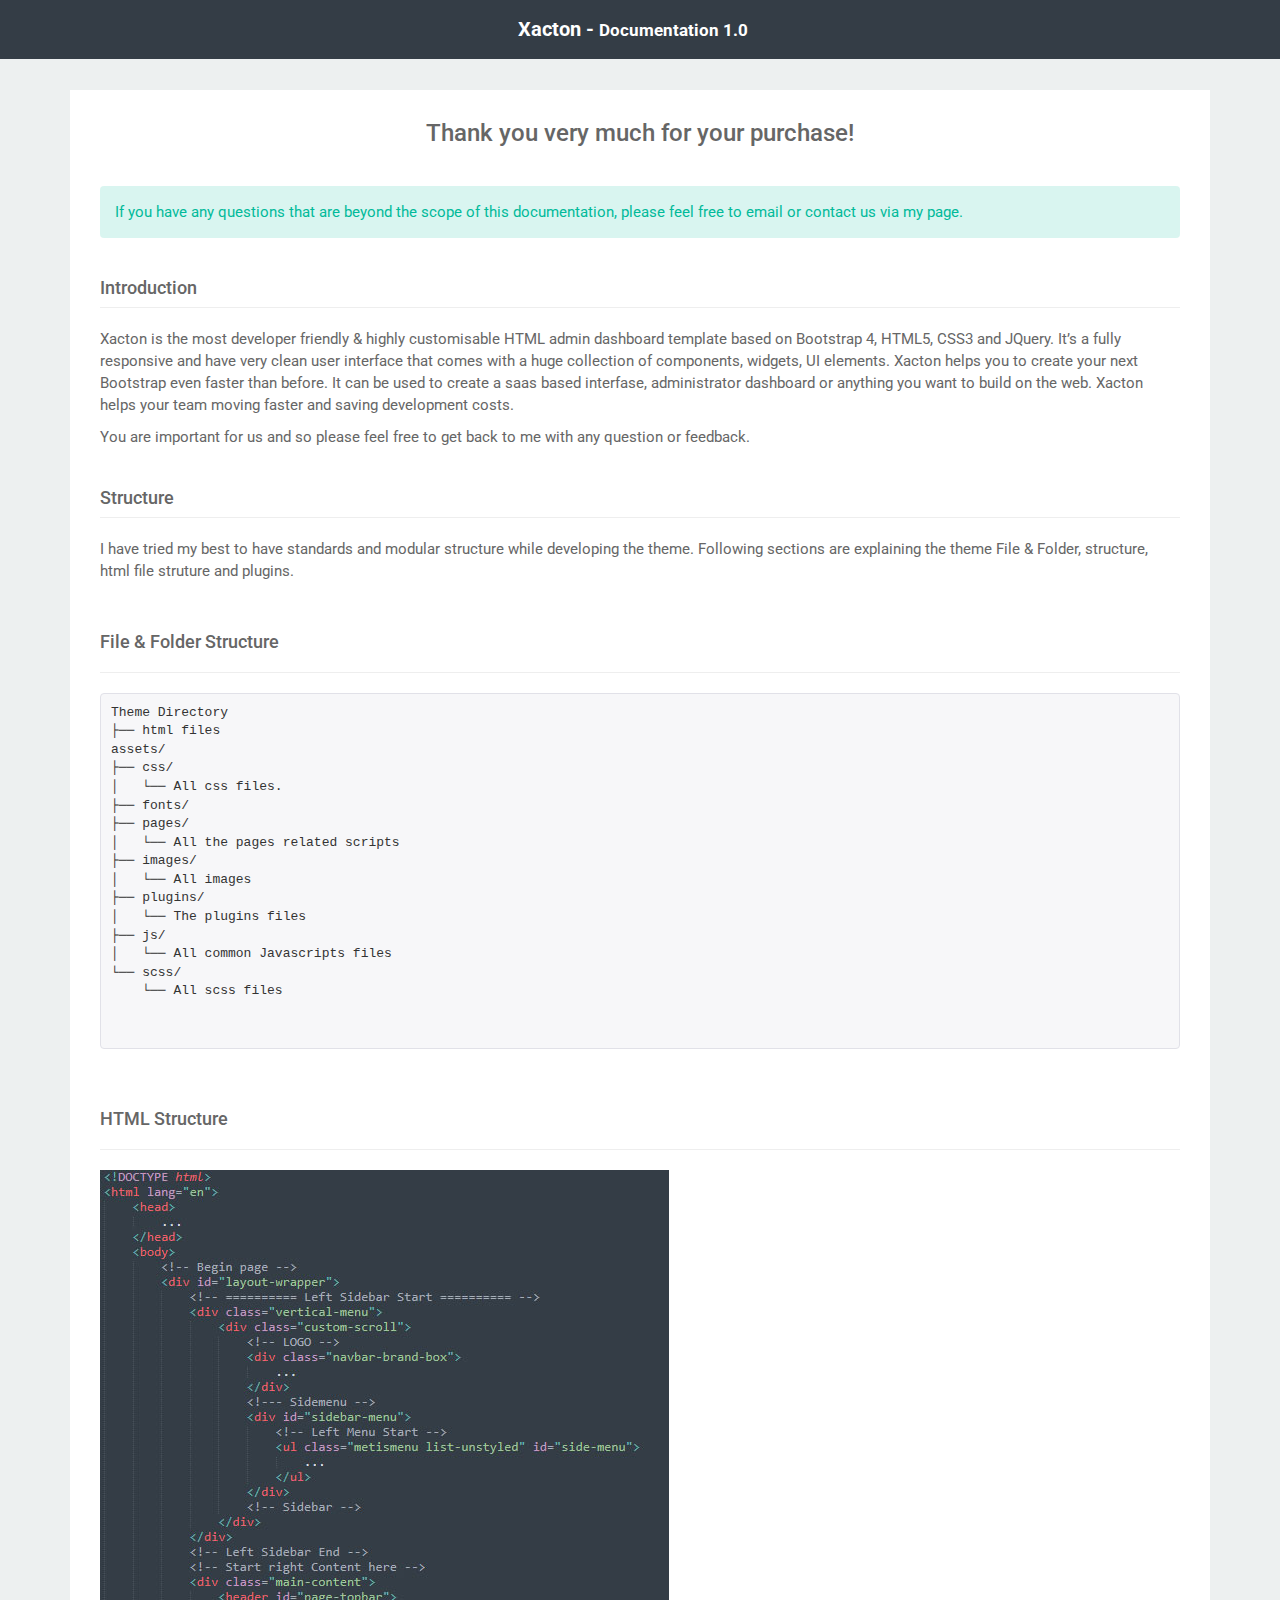
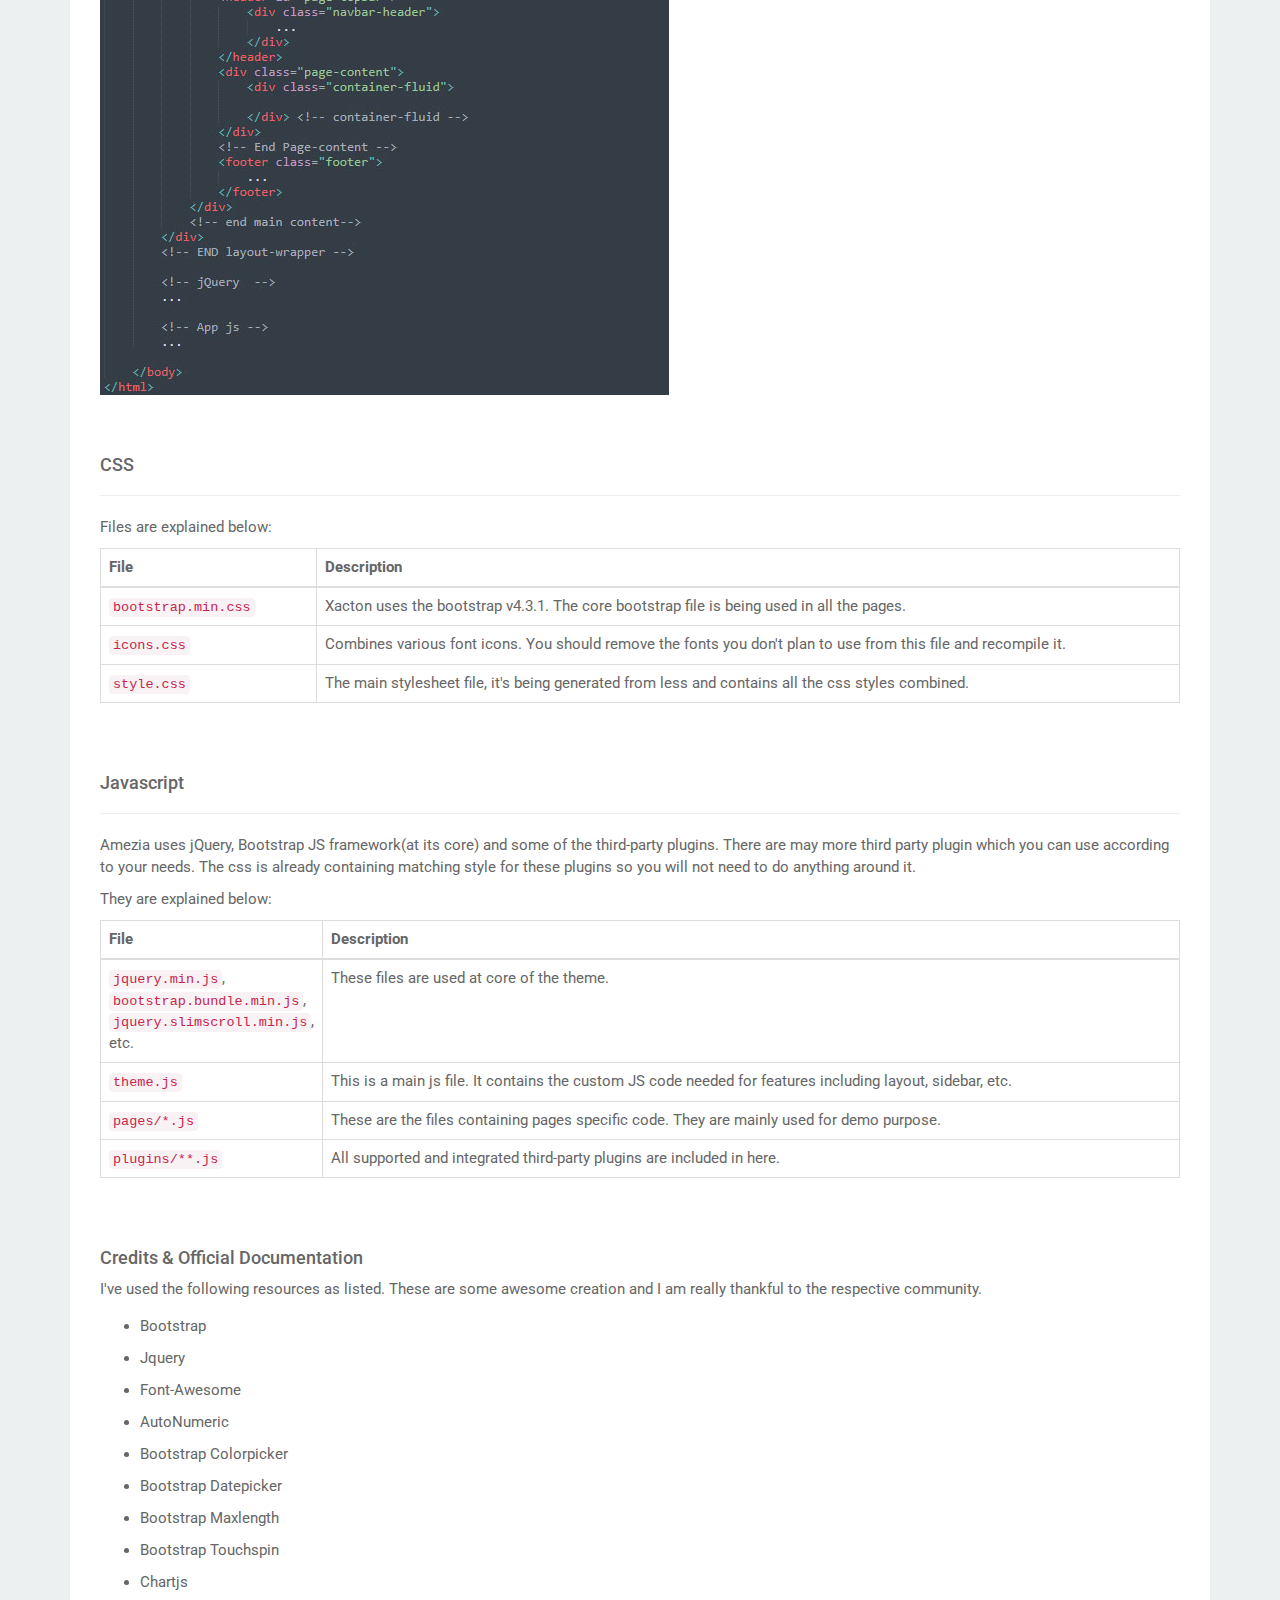
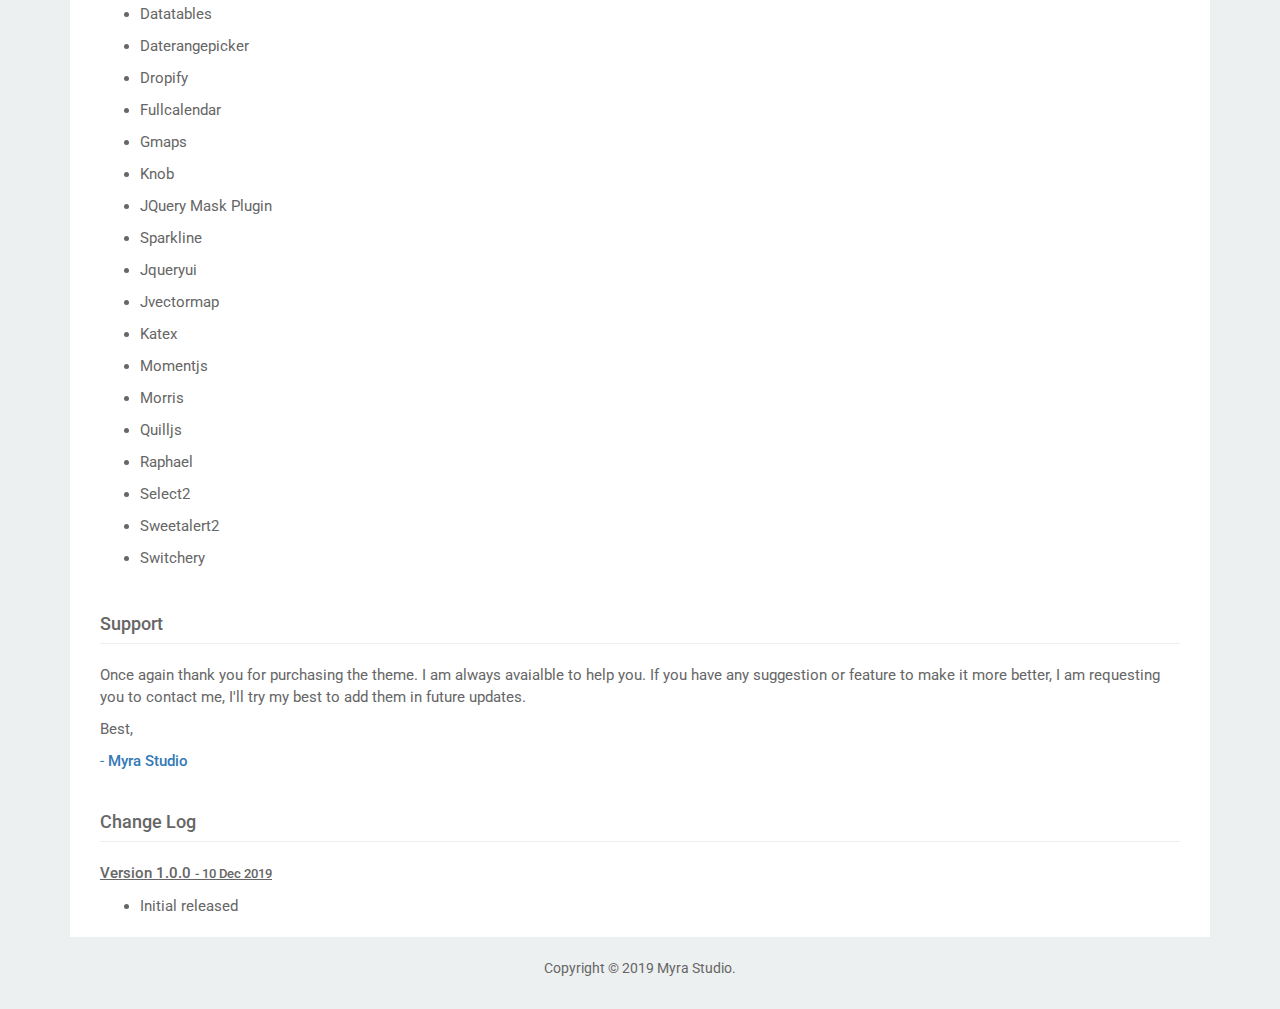
<file: plantilla/Documentation/index.html>
<!DOCTYPE html>
<html lang="en">

<head>
	<meta charset="utf-8" />
    <title>Xacton - Admin & Dashboard Template</title>
    <meta name="viewport" content="width=device-width, initial-scale=1, shrink-to-fit=no">
    <meta content="Premium Multipurpose Admin & Dashboard Template" name="description" />
    <meta content="MyraStudio" name="author" />
    <meta http-equiv="X-UA-Compatible" content="IE=edge" />

    <link rel="shortcut icon" href="favicon.ico">

	<!-- Google-Fonts -->
	<link href="https://fonts.googleapis.com/css?family=Roboto:400,500,700" rel="stylesheet">

	<!-- Bootstrap Core CSS -->
	<link href="css/bootstrap.min.css" rel="stylesheet">

	<link rel="stylesheet" type="text/css" href="css/prettify.css" />

	<!-- Custom CSS -->
	<link href="css/styles.css" rel="stylesheet">

</head>

<body>

	<nav class="navbar navbar-default navbar-fixed-top">
  <div class="container">
    <!-- Brand and toggle get grouped for better mobile display -->
    <div class="navbar-header">
     
      <a class="navbar-brand" href="#">Xacton - <small>Documentation 1.0</small></a>
    </div>

    <!-- Collect the nav links, forms, and other content for toggling -->
    <div class="collapse navbar-collapse" id="bs-example-navbar-collapse-1">
      
    </div><!-- /.navbar-collapse -->
  </div><!-- /.container-fluid -->
</nav>


	<div id="wrapper">

		<!-- Page Content -->
		<div id="page-content-wrapper">
			<div class="container">
				<div class="row">
					<div class="col-lg-12">
						<div class="right-bar">

							<div id="intro" class="com-container">

								<div id="structure" class="com-container">
									<h3 class="text-center">Thank you very much for your purchase!</h3>
									<div class="p-t-20">
											<div class="alert alert-success alert-dismissable">
												<p>If you have any questions that are beyond the scope of this documentation, please feel free to email or contact us via my page.</p>
											</div>
									</div>
								</div>

								<h4 class="page-header">Introduction</h4>

								<p>Xacton is the most developer friendly & highly customisable HTML admin dashboard template based on Bootstrap 4, HTML5, CSS3 and JQuery. It’s a fully responsive and have very clean user interface that comes with a huge collection of components, widgets, UI elements. Xacton helps you to create your next Bootstrap even faster than before. It can be used to create a saas based interfase, administrator dashboard or anything you want to build on the web. Xacton helps your team moving faster and saving development costs.
								</p>
								<p>
									You are important for us and so please feel free to get back to me with any question or feedback.
								</p>
								



									<div id="structure" class="com-container">
										<h4 class="page-header">Structure</h4>
										<p>I have tried my best to have standards and modular structure while developing the theme. Following sections are explaining the theme File &amp; Folder, structure, html file struture and plugins.</p>

										<div class="row p-t-20">
											<div class="col-sm-12">
												<h4>File &amp; Folder Structure</h4>
												<hr/>

												<pre class="prettyprint">
Theme Directory
├── html files
assets/
├── css/
│   └── All css files.
├── fonts/
├── pages/
│   └── All the pages related scripts
├── images/
│   └── All images
├── plugins/
│   └── The plugins files
├── js/
│   └── All common Javascripts files 
└── scss/
    └── All scss files


</pre>
										

											<div class="row">
												<div class="col-sm-12 p-t-30">
													<h4 class="title-main">HTML Structure</h4>
													<hr/>
													<p>
														<img src="html.jpg" alt="" class="img-responsive">
													</p>
												</div>
											</div>

											<div class="row">
												<div class="col-sm-12 p-t-30">
												<h4 class="title-main">CSS</h4>
												<hr/>
												
                                                <p>Files are explained below: </p>

                                                <table class="table table-bordered m-0">
													<thead>
														<tr>
															<th style="width: 20%;"><i class="ti-file"></i> File</th>
															<th>Description</th>
														</tr>
													</thead>
													<tbody>
														<tr>
															<td>
                                                                <code>bootstrap.min.css</code>
                                                            </td>
                                                            <td>
                                                                Xacton uses the bootstrap v4.3.1. The core bootstrap file is being used in all the pages.
                                                            </td>
														</tr>

                                                         <tr>
															<td>
                                                                <code>icons.css</code>
                                                            </td>
                                                            <td>
                                                                Combines various font icons. You should remove the fonts you don't plan to use from this file and recompile it.
                                                            </td>
														</tr>
														<tr>
															<td>
                                                                <code>style.css</code>
                                                            </td>
                                                            <td>
                                                                The main stylesheet file, it's being generated from less and contains all the css styles combined.
                                                            </td>
														</tr>
                                                    </tbody>
                                                </table>

                                               
											</div>
											</div>
										</div>

										<div class="col-sm-12 p-t-30">
											<h4 class="title-main">Javascript</h4>
											<hr/>
											<p class="m-t-20">
                                                Amezia uses jQuery, Bootstrap JS framework(at its core) and some of the third-party plugins. There are may more third party plugin which you can use according to your needs. The css is already containing matching style for these plugins so you will not need to do anything around it.
                                            </p>

                                            <p>They are explained below: </p>

                                            <table class="table table-bordered m-0">
												<thead>
													<tr>
														<th style="width: 20%;"><i class="ti-file"></i> File</th>
														<th>Description</th>
													</tr>
												</thead>
												<tbody>
													<tr>
														<td>
                                                            <code>jquery.min.js</code>, <code>bootstrap.bundle.min.js</code>,
                                                            <code>jquery.slimscroll.min.js</code>, etc.
                                                            <!-- TODO -->
                                                        </td>
                                                        <td>
                                                            These files are used at core of the theme.
                                                        </td>
													</tr>
                                                    <tr>
														<td>
                                                            <code>theme.js</code>
                                                        </td>
                                                        <td>
                                                            This is a main js file. It contains the custom JS code needed for features including
                                                            layout, sidebar, etc.
                                                        </td>
													</tr>

                                                    <tr>
														<td>
                                                            <code>pages/*.js</code>
                                                        </td>
                                                        <td>
                                                            These are the files containing pages specific code. They are mainly used for demo purpose.
                                                        </td>
													</tr>

                                                    <tr>
														<td>
                                                            <code>plugins/**.js</code>
                                                        </td>
                                                        <td>
                                                            All supported and integrated third-party plugins are included in here.
                                                        </td>
													</tr>
                                                </tbody>
                                            </table>
										</div>
									</div>


										<div id="credits" class="com-container">
											<h4 class="title-main">Credits &amp; Official Documentation</h4>
											<p>I've used the following resources as listed. These are some awesome creation and I am really thankful to the respective community.</p>

											<ul class="credit-list">
								                <li><a href="http://getbootstrap.com/">Bootstrap</a></li>
								                <li><a href="https://jquery.com/">Jquery</a></li>
								                <li><a href="http://fortawesome.github.io/Font-Awesome/">Font-Awesome</a></li>
								                <li><a href="https://github.com/autoNumeric/autoNumeric">AutoNumeric</a></li>
								                <li><a href="https://farbelous.io/bootstrap-colorpicker/">Bootstrap Colorpicker</a></li>
								                <li><a href="https://github.com/uxsolutions/bootstrap-datepicker">Bootstrap Datepicker</a></li>
								                <li><a href="https://github.com/mimo84/bootstrap-maxlength">Bootstrap Maxlength</a></li>
								                <li><a href="http://www.virtuosoft.eu/code/bootstrap-touchspin/">Bootstrap Touchspin</a></li>
								                <li><a href="https://www.chartjs.org/">Chartjs</a></li>
								                <li><a href="https://datatables.net/">Datatables</a></li>
								                <li><a href="http://www.daterangepicker.com/">Daterangepicker</a></li>
								                <li><a href="http://jeremyfagis.github.io/dropify/">Dropify</a></li>
								                <li><a href="https://fullcalendar.io/">Fullcalendar</a></li>
								                <li><a href="https://github.com/hpneo/gmaps">Gmaps</a></li>
								                <li><a href="http://anthonyterrien.com/demo/knob/">Knob</a></li>
								                <li><a href="https://github.com/igorescobar/jQuery-Mask-Plugin">JQuery Mask Plugin</a></li>
								                <li><a href="https://omnipotent.net/jquery.sparkline/#s-about">Sparkline</a></li>
								                <li><a href="https://jqueryui.com/">Jqueryui</a></li>
								                <li><a href="http://jvectormap.com/">Jvectormap</a></li>
								                <li><a href="https://katex.org/">Katex</a></li>
								                <li><a href="https://momentjs.com/">Momentjs</a></li>
								                <li><a href="https://morrisjs.github.io/morris.js/">Morris</a></li>
								                <li><a href="https://quilljs.com/">Quilljs</a></li>
								                <li><a href="https://dmitrybaranovskiy.github.io/raphael/">Raphael</a></li>
								                <li><a href="https://select2.org/">Select2</a></li>
								                <li><a href="https://sweetalert2.github.io/">Sweetalert2</a></li>
								                <li><a href="https://abpetkov.github.io/switchery/">Switchery</a></li>
								            </ul>
										</div>

										<div id="support" class="com-container">
											<h4 class="page-header">Support</h4>
											<p class="m-t-20">
                                                Once again thank you for purchasing the theme. I am always avaialble to help you. If you have any suggestion or feature to make it more better, I am requesting you to contact me, I'll try my best to add them in future updates.
                                            </p>

                                                <p>
                                                    Best,
                                                </p>
                                                <p class="text-primary">
                                                    - <strong>Myra Studio</strong>
                                                </p>
										</div>

										<div id="changelog" class="com-container">
											<h4 class="page-header">Change Log</h4>

											
											<p style="text-decoration: underline; font-weight: 900;"><strong>Version 1.0.0 <small>- 10 Dec 2019</small></strong></p>
											
											<ul>
												<li>
													Initial released
												</li>
											</ul>
										</div>

									</div>
								</div>
							</div>
						</div>
					</div>
					<!-- /#page-content-wrapper -->

					<div class="text-center">
						<p class="copy">Copyright © 2019 Myra Studio.</p>
					</div>
				</div>
				<!-- /#wrapper -->

				<!-- jQuery -->
				<script src="js/jquery.js"></script>

				<!-- Bootstrap Core JavaScript -->
				<script src="js/bootstrap.min.js"></script>

				<script src="js/jquery.easing.min.js"></script>

				<script type="text/javascript" src="js/prettify.js"></script>

	</body>

</html>
</file>
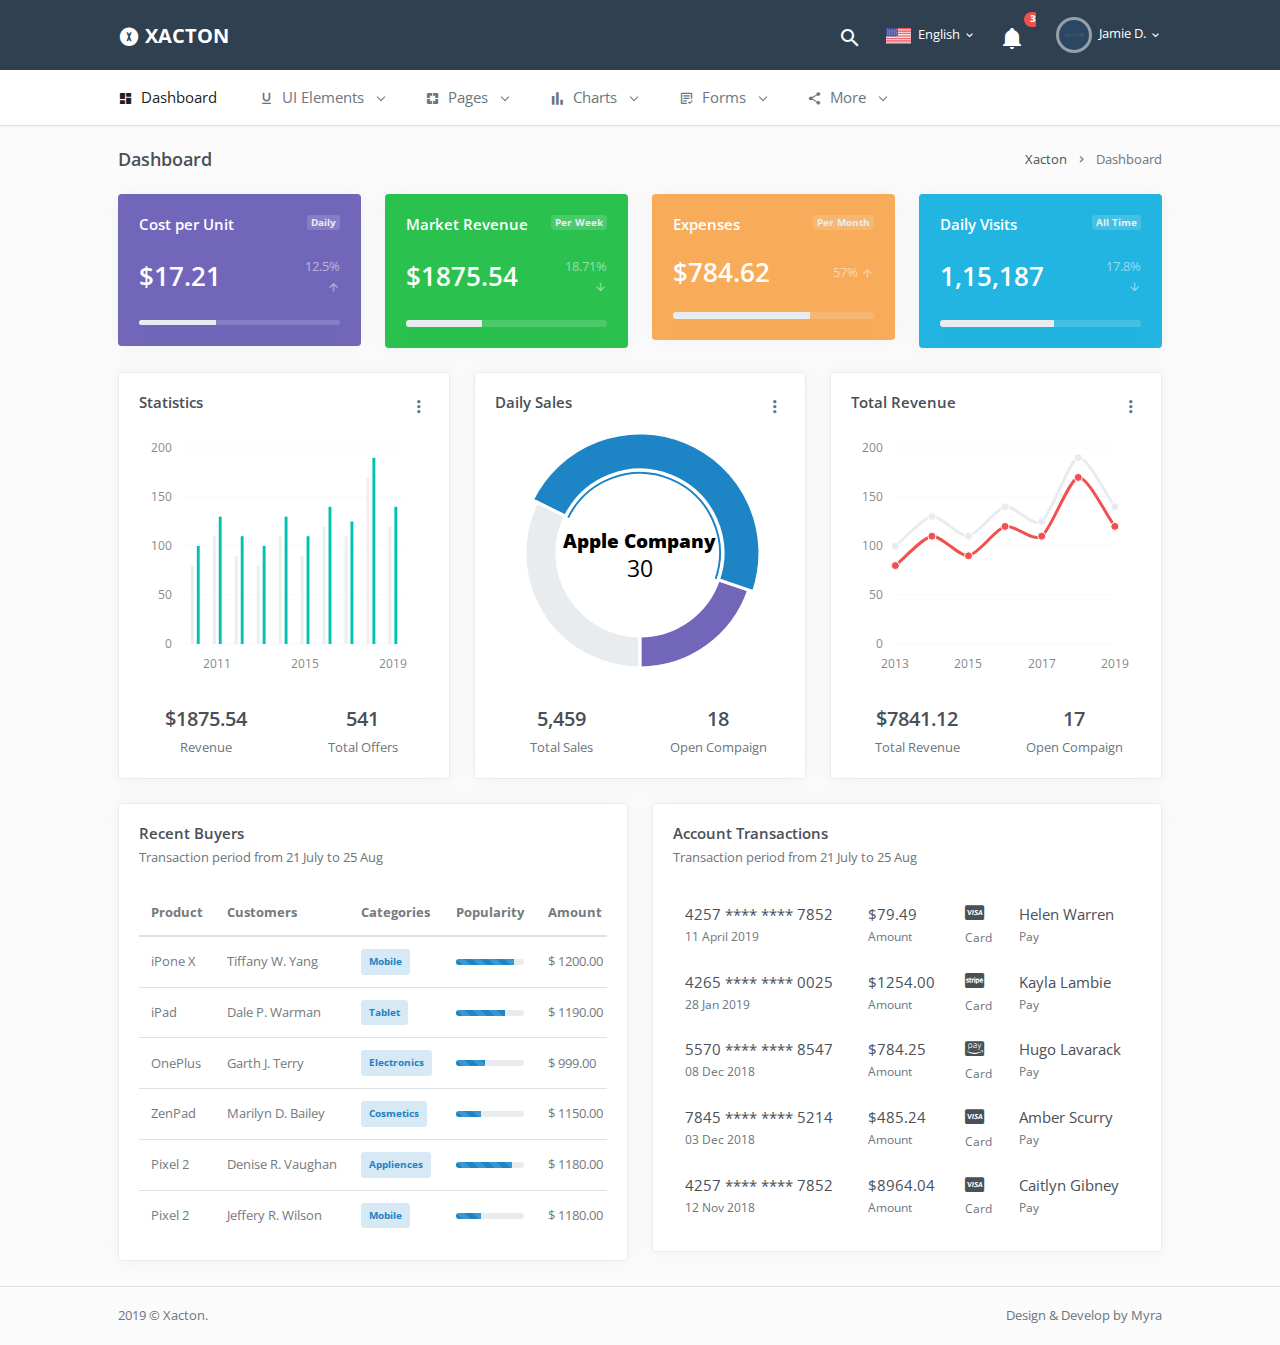
<file: plantilla/Admin/horizontal/index.html>
<!DOCTYPE html>
<html lang="en">

    <head>
        <meta charset="utf-8" />
        <title>Xacton - Admin & Dashboard Template</title>
        <meta name="viewport" content="width=device-width, initial-scale=1, shrink-to-fit=no">
        <meta content="Premium Multipurpose Admin & Dashboard Template" name="description" />
        <meta content="MyraStudio" name="author" />
        <meta http-equiv="X-UA-Compatible" content="IE=edge" />

        <!-- App favicon -->
        <link rel="shortcut icon" href="assets/images/favicon.ico">

        <!-- App css -->
        <link href="assets/css/bootstrap.min.css" rel="stylesheet" type="text/css" />
        <link href="assets/css/icons.min.css" rel="stylesheet" type="text/css" />
        <link href="assets/css/theme.min.css" rel="stylesheet" type="text/css" />

    </head>

    <body>

        <!-- Begin page -->
        <div id="layout-wrapper">

            <div class="main-content">

                <header id="page-topbar">
                    <div class="navbar-header">
                        <!-- LOGO -->
                        <div class="navbar-brand-box d-flex align-items-left">
                            <a href="index.html" class="logo">
                                <i class="mdi mdi-alpha-x-circle"></i>
                                <span>
                                    Xacton
                                </span>
                            </a>

                            <button type="button" class="btn btn-sm mr-2 font-size-16 d-lg-none header-item waves-effect waves-light" data-toggle="collapse" data-target="#topnav-menu-content">
                                <i class="fa fa-fw fa-bars"></i>
                            </button>
                        </div>
        
                        <div class="d-flex align-items-center">
        
                            <div class="dropdown d-inline-block ml-2">
                                <button type="button" class="btn header-item noti-icon waves-effect waves-light" id="page-header-search-dropdown"
                                    data-toggle="dropdown" aria-haspopup="true" aria-expanded="false">
                                    <i class="mdi mdi-magnify"></i>
                                </button>
                                <div class="dropdown-menu dropdown-menu-lg dropdown-menu-right p-0"
                                    aria-labelledby="page-header-search-dropdown">
                                    
                                    <form class="p-3">
                                        <div class="form-group m-0">
                                            <div class="input-group">
                                                <input type="text" class="form-control" placeholder="Search ..." aria-label="Recipient's username">
                                                <div class="input-group-append">
                                                    <button class="btn btn-primary" type="submit"><i class="mdi mdi-magnify"></i></button>
                                                </div>
                                            </div>
                                        </div>
                                    </form>
                                </div>
                            </div>
        
                            <div class="dropdown d-inline-block">
                                <button type="button" class="btn header-item waves-effect waves-light" id="page-header-user-dropdown"
                                    data-toggle="dropdown" aria-haspopup="true" aria-expanded="false">
                                    <img class="" src="assets/images/flags/us.jpg"alt="Header Language" height="16">
                                    <span class="d-none d-sm-inline-block ml-1">English</span>
                                    <i class="mdi mdi-chevron-down d-none d-sm-inline-block"></i>
                                </button>
                                <div class="dropdown-menu dropdown-menu-right">
                                    
                                    <!-- item-->
                                    <a href="javascript:void(0);" class="dropdown-item notify-item">
                                        <img src="assets/images/flags/spain.jpg" alt="user-image" class="mr-1" height="12"> <span class="align-middle">Spanish</span>
                                    </a>
        
                                    <!-- item-->
                                    <a href="javascript:void(0);" class="dropdown-item notify-item">
                                        <img src="assets/images/flags/germany.jpg" alt="user-image" class="mr-1" height="12"> <span class="align-middle">German</span>
                                    </a>
        
                                    <!-- item-->
                                    <a href="javascript:void(0);" class="dropdown-item notify-item">
                                        <img src="assets/images/flags/italy.jpg" alt="user-image" class="mr-1" height="12"> <span class="align-middle">Italian</span>
                                    </a>
        
                                    <!-- item-->
                                    <a href="javascript:void(0);" class="dropdown-item notify-item">
                                        <img src="assets/images/flags/russia.jpg" alt="user-image" class="mr-1" height="12"> <span class="align-middle">Russian</span>
                                    </a>
                                </div>
                            </div>
        
                            <div class="dropdown d-inline-block">
                                <button type="button" class="btn header-item noti-icon waves-effect waves-light" id="page-header-notifications-dropdown"
                                    data-toggle="dropdown" aria-haspopup="true" aria-expanded="false">
                                    <i class="mdi mdi-bell"></i>
                                    <span class="badge badge-danger badge-pill">3</span>
                                </button>
                                <div class="dropdown-menu dropdown-menu-lg dropdown-menu-right p-0"
                                    aria-labelledby="page-header-notifications-dropdown">
                                    <div class="p-3">
                                        <div class="row align-items-center">
                                            <div class="col">
                                                <h6 class="m-0"> Notifications </h6>
                                            </div>
                                            <div class="col-auto">
                                                <a href="#!" class="small"> View All</a>
                                            </div>
                                        </div>
                                    </div>
                                    <div data-simplebar style="max-height: 230px;">
                                        <a href="" class="text-reset notification-item">
                                            <div class="media">
                                                <img src="assets/images/users/avatar-2.jpg"
                                                    class="mr-3 rounded-circle avatar-xs" alt="user-pic">
                                                <div class="media-body">
                                                    <h6 class="mt-0 mb-1">Samuel Coverdale</h6>
                                                    <p class="font-size-12 mb-1">You have new follower on Instagram</p>
                                                    <p class="font-size-12 mb-0 text-muted"><i class="mdi mdi-clock-outline"></i> 2 min ago</p>
                                                </div>
                                            </div>
                                        </a>
                                        <a href="" class="text-reset notification-item">
                                            <div class="media">
                                                <div class="avatar-xs mr-3">
                                                    <span class="avatar-title bg-success rounded-circle">
                                                        <i class="mdi mdi-cloud-download-outline"></i>
                                                    </span>
                                                </div>
                                                <div class="media-body">
                                                    <h6 class="mt-0 mb-1">Download Available !</h6>
                                                    <p class="font-size-12 mb-1">Latest version of admin is now available. Please download here.</p>
                                                    <p class="font-size-12 mb-0 text-muted"><i class="mdi mdi-clock-outline"></i> 4 hours ago</p>
                                                </div>
                                            </div>
                                        </a>
                                        <a href="" class="text-reset notification-item">
                                            <div class="media">
                                                <img src="assets/images/users/avatar-3.jpg"
                                                    class="mr-3 rounded-circle avatar-xs" alt="user-pic">
                                                <div class="media-body">
                                                    <h6 class="mt-0 mb-1">Victoria Mendis</h6>
                                                    <p class="font-size-12 mb-1">Just upgraded to premium account.</p>
                                                    <p class="font-size-12 mb-0 text-muted"><i class="mdi mdi-clock-outline"></i> 1 day ago</p>
                                                </div>
                                            </div>
                                        </a>
                                    </div>
                                    <div class="p-2 border-top">
                                        <a class="btn btn-sm btn-light btn-block text-center" href="javascript:void(0)">
                                            <i class="mdi mdi-arrow-down-circle mr-1"></i> Load More..
                                        </a>
                                    </div>
                                </div>
                            </div>
        
                            <div class="dropdown d-inline-block ml-2">
                                <button type="button" class="btn header-item waves-effect waves-light" id="page-header-user-dropdown"
                                    data-toggle="dropdown" aria-haspopup="true" aria-expanded="false">
                                    <img class="rounded-circle header-profile-user" src="assets/images/users/avatar-3.jpg"
                                        alt="Header Avatar">
                                    <span class="d-none d-sm-inline-block ml-1">Jamie D.</span>
                                    <i class="mdi mdi-chevron-down d-none d-sm-inline-block"></i>
                                </button>
                                <div class="dropdown-menu dropdown-menu-right">
                                    <a class="dropdown-item d-flex align-items-center justify-content-between" href="javascript:void(0)">
                                        <span>Inbox</span>
                                        <span>
                                            <span class="badge badge-pill badge-info">3</span>
                                        </span>
                                    </a>
                                    <a class="dropdown-item d-flex align-items-center justify-content-between" href="javascript:void(0)">
                                        <span>Profile</span>
                                        <span>
                                            <span class="badge badge-pill badge-warning">1</span>
                                        </span>
                                    </a>
                                    <a class="dropdown-item d-flex align-items-center justify-content-between" href="javascript:void(0)">
                                        Settings
                                    </a>
                                    <a class="dropdown-item d-flex align-items-center justify-content-between" href="javascript:void(0)">
                                        <span>Lock Account</span>
                                    </a>
                                    <a class="dropdown-item d-flex align-items-center justify-content-between" href="javascript:void(0)">
                                        <span>Log Out</span>
                                    </a>
                                </div>
                            </div>
                            
                        </div>
                    </div>
                </header>

                <div class="topnav">
                    <div class="container-fluid">
                        <nav class="navbar navbar-light navbar-expand-lg topnav-menu">
                            
                            <div class="collapse navbar-collapse" id="topnav-menu-content">
                                <ul class="navbar-nav">
                                    <li class="nav-item">
                                        <a class="nav-link" href="index.html">
                                            <i class="mdi mdi-view-dashboard mr-2"></i>Dashboard
                                        </a>
                                    </li>
                                
                                    <li class="nav-item dropdown">
                                        <a class="nav-link dropdown-toggle arrow-none" href="#" id="topnav-components" role="button" data-toggle="dropdown" aria-haspopup="true" aria-expanded="false">
                                            <i class="mdi mdi-format-underline mr-2"></i>UI Elements <div class="arrow-down"></div>
                                        </a>
                                        <div class="dropdown-menu" aria-labelledby="topnav-components">
                                            <a href="ui-buttons.html" class="dropdown-item">Buttons</a>
                                            <a href="ui-cards.html" class="dropdown-item">Cards</a>
                                            <a href="ui-carousel.html" class="dropdown-item">Carousel</a>
                                            <a href="ui-embeds.html" class="dropdown-item">Embeds</a>
                                            <a href="ui-general.html" class="dropdown-item">General</a>
                                            <a href="ui-grid.html" class="dropdown-item">Grid</a>
                                            <a href="ui-media-objects.html" class="dropdown-item">Media Objects</a>
                                            <a href="ui-modals.html" class="dropdown-item">Modals</a>
                                            <a href="ui-progressbars.html" class="dropdown-item">Progress Bars</a>
                                            <a href="ui-tabs.html" class="dropdown-item">Tabs</a>
                                            <a href="ui-typography.html" class="dropdown-item">Typography</a>
                                            <a href="ui-toasts.html" class="dropdown-item">Toasts</a>
                                            <a href="ui-tooltips-popovers.html" class="dropdown-item">Tooltips & Popovers</a>
                                            <a href="ui-scrollspy.html" class="dropdown-item">Scrollspy</a>
                                            <a href="ui-spinners.html" class="dropdown-item">Spinners</a>
                                            <a href="ui-sweetalerts.html" class="dropdown-item">Sweet Alerts</a>
                                        </div>
                                    </li>

                                    <li class="nav-item dropdown">
                                        <a class="nav-link dropdown-toggle arrow-none" href="#" id="topnav-pages" role="button" data-toggle="dropdown" aria-haspopup="true" aria-expanded="false">
                                            <i class="mdi mdi-google-pages mr-2"></i>Pages <div class="arrow-down"></div>
                                        </a>
                                        <div class="dropdown-menu" aria-labelledby="topnav-pages">
                                            <div class="dropdown">
                                                <a class="dropdown-item dropdown-toggle arrow-none" href="#" id="topnav-auth" role="button" data-toggle="dropdown" aria-haspopup="true" aria-expanded="false">
                                                    Auth Pages <div class="arrow-down"></div>
                                                </a>
                                                <div class="dropdown-menu" aria-labelledby="topnav-auth">
                                                    <a href="auth-login.html" class="dropdown-item">Login</a>
                                                    <a href="auth-register.html" class="dropdown-item">Register</a>
                                                    <a href="auth-recoverpw.html" class="dropdown-item">Recover Password</a>
                                                    <a href="auth-lock-screen.html" class="dropdown-item">Lock Screen</a>
                                                    <a href="auth-404.html" class="dropdown-item">Error 404</a>
                                                    <a href="auth-500.html" class="dropdown-item">Error 500</a>
                                                </div>
                                            </div>
                                            <a href="pages-invoice.html" class="dropdown-item">Invoice</a>
                                            <a href="pages-starter.html" class="dropdown-item">Starter Page</a>
                                            <a href="pages-maintenance.html" class="dropdown-item">Maintenance</a>
                                            <a href="pages-faqs.html" class="dropdown-item">FAQs</a>
                                            <a href="pages-pricing.html" class="dropdown-item">Pricing</a>
                                        </div>
                                    </li>

                                    <li class="nav-item dropdown">
                                        <a class="nav-link dropdown-toggle arrow-none" href="#" id="topnav-charts" role="button" data-toggle="dropdown" aria-haspopup="true" aria-expanded="false">
                                            <i class="mdi mdi-poll mr-2"></i>Charts <div class="arrow-down"></div>
                                        </a>
                                        <div class="dropdown-menu" aria-labelledby="topnav-charts">
                                            <a href="charts-morris.html" class="dropdown-item">Morris</a>
                                            <a href="charts-google.html" class="dropdown-item">Google</a>
                                            <a href="charts-chartjs.html" class="dropdown-item">Chartjs</a>
                                            <a href="charts-sparkline.html" class="dropdown-item">Sparkline</a>
                                            <a href="charts-knob.html" class="dropdown-item">Jquery Knob</a>
                                        </div>
                                    </li>

                                    <li class="nav-item dropdown">
                                        <a class="nav-link dropdown-toggle arrow-none" href="#" id="topnav-forms" role="button" data-toggle="dropdown" aria-haspopup="true" aria-expanded="false">
                                            <i class="mdi mdi-file-document-box-check-outline mr-2"></i>Forms <div class="arrow-down"></div>
                                        </a>
                                        <div class="dropdown-menu" aria-labelledby="topnav-forms">
                                            <a href="forms-elements.html" class="dropdown-item">Elements</a>
                                            <a href="forms-plugins.html" class="dropdown-item">Plugins</a>
                                            <a href="forms-validation.html" class="dropdown-item">Validation</a>
                                            <a href="forms-mask.html" class="dropdown-item">Masks</a>
                                            <a href="forms-quilljs.html" class="dropdown-item">Quilljs</a>
                                            <a href="forms-uploads.html" class="dropdown-item">File Uploads</a>
                                        </div>
                                    </li>

                                    <li class="nav-item dropdown">
                                        <a class="nav-link dropdown-toggle arrow-none" href="#" id="topnav-more" role="button" data-toggle="dropdown" aria-haspopup="true" aria-expanded="false">
                                            <i class="mdi mdi-share-variant mr-2"></i>More <div class="arrow-down"></div>
                                        </a>
                                        <div class="dropdown-menu" aria-labelledby="topnav-more">
                                            <a href="calendar.html" class="dropdown-item">Calendar</a>
                                            <div class="dropdown">
                                                <a class="dropdown-item dropdown-toggle arrow-none" href="#" id="topnav-tables" role="button" data-toggle="dropdown" aria-haspopup="true" aria-expanded="false">
                                                    Tables <div class="arrow-down"></div>
                                                </a>
                                                <div class="dropdown-menu" aria-labelledby="topnav-tables">
                                                    <a href="tables-basic.html" class="dropdown-item">Basic Tables</a>
                                                    <a href="tables-datatables.html" class="dropdown-item">Data Tables</a>
                                                </div>
                                            </div>
                                            <div class="dropdown">
                                                <a class="dropdown-item dropdown-toggle arrow-none" href="#" id="topnav-icons" role="button" data-toggle="dropdown" aria-haspopup="true" aria-expanded="false">
                                                    Icons <div class="arrow-down"></div>
                                                </a>
                                                <div class="dropdown-menu" aria-labelledby="topnav-icons">
                                                    <a href="icons-feather.html" class="dropdown-item">Feather Icons</a>
                                                    <a href="icons-materialdesign.html" class="dropdown-item">Material Design</a>
                                                    <a href="icons-dripicons.html" class="dropdown-item">Dripicons</a>
                                                    <a href="icons-fontawesome.html" class="dropdown-item">Font awesome</a>
                                                </div>
                                            </div>
                                            <div class="dropdown">
                                                <a class="dropdown-item dropdown-toggle arrow-none" href="#" id="topnav-maps" role="button" data-toggle="dropdown" aria-haspopup="true" aria-expanded="false">
                                                    Maps <div class="arrow-down"></div>
                                                </a>
                                                <div class="dropdown-menu" aria-labelledby="topnav-maps">
                                                    <a href="maps-google.html" class="dropdown-item">Google Maps</a>
                                                    <a href="maps-vector.html" class="dropdown-item">Vector Maps</a>
                                                </div>
                                            </div>
                                        </div>
                                    </li>

                                </ul>
                            </div>
                        </nav>
                    </div>
                </div>                

                <div class="page-content">
                    <div class="container-fluid">
                        <!-- start page title -->
                        <div class="row">
                            <div class="col-12">
                                <div class="page-title-box d-flex align-items-center justify-content-between">
                                    <h4 class="mb-0 font-size-18">Dashboard</h4>

                                    <div class="page-title-right">
                                        <ol class="breadcrumb m-0">
                                            <li class="breadcrumb-item"><a href="javascript: void(0);">Xacton</a></li>
                                            <li class="breadcrumb-item active">Dashboard</li>
                                        </ol>
                                    </div>
                                    
                                </div>
                            </div>
                        </div>     
                        <!-- end page title -->

                        <div class="row">
                            <div class="col-md-6 col-xl-3">
                                <div class="card bg-primary border-primary">
                                    <div class="card-body">
                                        <div class="mb-4">
                                            <span class="badge badge-soft-light float-right">Daily</span>
                                            <h5 class="card-title mb-0 text-white">Cost per Unit</h5>
                                        </div>
                                        <div class="row d-flex align-items-center mb-4">
                                            <div class="col-8">
                                                <h2 class="d-flex align-items-center mb-0 text-white">
                                                    $17.21
                                                </h2>
                                            </div>
                                            <div class="col-4 text-right">
                                                <span class="text-white-50">12.5% <i class="mdi mdi-arrow-up"></i></span>
                                            </div>
                                        </div>

                                        <div class="progress badge-soft-light shadow-sm" style="height: 5px;">
                                            <div class="progress-bar bg-light" role="progressbar" style="width: 38%;"></div>
                                        </div>
                                    </div>
                                </div>
                            </div> <!-- end col-->

                            <div class="col-md-6 col-xl-3">
                                <div class="card bg-success border-success">
                                    <div class="card-body">
                                        <div class="mb-4">
                                            <span class="badge badge-soft-light float-right">Per Week</span>
                                            <h5 class="card-title mb-0 text-white">Market Revenue</h5>
                                        </div>
                                        <div class="row d-flex align-items-center mb-4">
                                            <div class="col-8">
                                                <h2 class="d-flex align-items-center text-white mb-0">
                                                    $1875.54
                                                </h2>
                                            </div>
                                            <div class="col-4 text-right">
                                                <span class="text-white-50">18.71% <i class="mdi mdi-arrow-down"></i></span>
                                            </div>
                                        </div>

                                        <div class="progress badge-soft-light shadow-sm" style="height: 7px;">
                                            <div class="progress-bar bg-light" role="progressbar" style="width: 38%;"></div>
                                        </div>
                                    </div>
                                </div>
                            </div> <!-- end col-->

                            <div class="col-md-6 col-xl-3">
                                <div class="card bg-warning border-warning">
                                    <div class="card-body">
                                        <div class="mb-4">
                                            <span class="badge badge-soft-light float-right">Per Month</span>
                                            <h5 class="card-title mb-0 text-white">Expenses</h5>
                                        </div>
                                        <div class="row d-flex align-items-center mb-4">
                                            <div class="col-8">
                                                <h2 class="d-flex align-items-center text-white mb-0">
                                                    $784.62
                                                </h2>
                                            </div>
                                            <div class="col-4 text-right">
                                                <span class="text-white-50">57% <i class="mdi mdi-arrow-up"></i></span>
                                            </div>
                                        </div>

                                        <div class="progress badge-soft-light shadow-sm" style="height: 7px;">
                                            <div class="progress-bar bg-light" role="progressbar" style="width: 68%;"></div>
                                        </div>
                                    </div>
                                </div>
                            </div> <!-- end col-->

                            <div class="col-md-6 col-xl-3">
                                <div class="card bg-info border-info">
                                    <div class="card-body">
                                        <div class="mb-4">
                                            <span class="badge badge-soft-light float-right">All Time</span>
                                            <h5 class="card-title mb-0 text-white">Daily Visits</h5>
                                        </div>
                                        <div class="row d-flex align-items-center mb-4">
                                            <div class="col-8">
                                                <h2 class="d-flex align-items-center text-white mb-0">
                                                    1,15,187
                                                </h2>
                                            </div>
                                            <div class="col-4 text-right">
                                                <span class="text-white-50">17.8% <i class="mdi mdi-arrow-down"></i></span>
                                            </div>
                                        </div>

                                        <div class="progress badge-soft-light shadow-sm" style="height: 7px;">
                                            <div class="progress-bar bg-light" role="progressbar" style="width: 57%;"></div>
                                        </div>
                                    </div>
                                </div>
                            </div> <!-- end col-->
                        </div>
                        <!-- end row -->

                        <div class="row">

                            <div class="col-lg-4">
                                <div class="card">
                                    <div class="card-body">
                                        <div class="dropdown float-right position-relative">
                                            <a href="#" class="dropdown-toggle h4 text-muted" data-toggle="dropdown"
                                                aria-expanded="false">
                                                <i class="mdi mdi-dots-vertical"></i>
                                            </a>
                                            <ul class="dropdown-menu dropdown-menu-right">
                                                <li><a href="#" class="dropdown-item">Action</a></li>
                                                <li><a href="#" class="dropdown-item">Another action</a></li>
                                                <li><a href="#" class="dropdown-item">Something else here</a></li>
                                                <li class="dropdown-divider"></li>
                                                <li><a href="#" class="dropdown-item">Separated link</a></li>
                                            </ul>
                                        </div>
                                        <h4 class="card-title d-inline-block">Statistics</h4>

                                        <div id="morris-bar-example" class="morris-chart" style="height: 260px;"></div>

                                        <div class="row text-center mt-4">
                                            <div class="col-6">
                                                <h4>$1875.54</h4>
                                                <p class="text-muted mb-0">Revenue</p>
                                            </div>
                                            <div class="col-6">
                                                <h4>541</h4>
                                                <p class="text-muted mb-0">Total Offers</p>
                                            </div>
                                        </div>
                                    </div>
                                </div>
                            </div> <!-- end col -->

                            <div class="col-lg-4">
                                <div class="card">
                                    <div class="card-body">
                                        <div class="dropdown float-right position-relative">
                                            <a href="#" class="dropdown-toggle h4 text-muted" data-toggle="dropdown"
                                                aria-expanded="false">
                                                <i class="mdi mdi-dots-vertical"></i>
                                            </a>
                                            <ul class="dropdown-menu dropdown-menu-right">
                                                <li><a href="#" class="dropdown-item">Action</a></li>
                                                <li><a href="#" class="dropdown-item">Another action</a></li>
                                                <li><a href="#" class="dropdown-item">Something else here</a></li>
                                                <li class="dropdown-divider"></li>
                                                <li><a href="#" class="dropdown-item">Separated link</a></li>
                                            </ul>
                                        </div>
                                        <h4 class="card-title d-inline-block">Daily Sales</h4>

                                        <div id="morris-donut-example" class="morris-chart" style="height: 260px;"></div>

                                        <div class="row text-center mt-4">
                                            <div class="col-6">
                                                <h4>5,459</h4>
                                                <p class="text-muted mb-0">Total Sales</p>
                                            </div>
                                            <div class="col-6">
                                                <h4>18</h4>
                                                <p class="text-muted mb-0">Open Compaign</p>
                                            </div>
                                        </div>
                                    </div>
                                </div>
                            </div> <!-- end col -->

                            <div class="col-lg-4">
                                <div class="card">
                                    <div class="card-body">
                                        <div class="dropdown float-right position-relative">
                                            <a href="#" class="dropdown-toggle h4 text-muted" data-toggle="dropdown"
                                                aria-expanded="false">
                                                <i class="mdi mdi-dots-vertical"></i>
                                            </a>
                                            <ul class="dropdown-menu dropdown-menu-right">
                                                <li><a href="#" class="dropdown-item">Action</a></li>
                                                <li><a href="#" class="dropdown-item">Another action</a></li>
                                                <li><a href="#" class="dropdown-item">Something else here</a></li>
                                                <li class="dropdown-divider"></li>
                                                <li><a href="#" class="dropdown-item">Separated link</a></li>
                                            </ul>
                                        </div>
                                        <h4 class="card-title d-inline-block">Total Revenue</h4>

                                        <div id="morris-line-example" class="morris-chart" style="height: 260px;"></div>

                                        <div class="row text-center mt-4">
                                            <div class="col-6">
                                                <h4>$7841.12</h4>
                                                <p class="text-muted mb-0">Total Revenue</p>
                                            </div>
                                            <div class="col-6">
                                                <h4>17</h4>
                                                <p class="text-muted mb-0">Open Compaign</p>
                                            </div>
                                        </div>
                                    </div>
                                </div>
                            </div> <!-- end col -->
                        </div>
                        <!-- end row-->


                        <div class="row">
                            <div class="col-xl-6">
                                <div class="card">
                                    <div class="card-body">

                                        <h4 class="card-title">Recent Buyers</h4>
                                        <p class="card-subtitle mb-4 font-size-13">Transaction period from 21 July to 25 Aug
                                        </p>

                                        <div class="table-responsive">
                                            <table class="table table-centered table-hover table-xl mb-0" id="recent-orders">
                                                <thead>
                                                    <tr>
                                                        <th class="border-top-0">Product</th>
                                                        <th class="border-top-0">Customers</th>
                                                        <th class="border-top-0">Categories</th>
                                                        <th class="border-top-0">Popularity</th>
                                                        <th class="border-top-0">Amount</th>
                                                    </tr>
                                                </thead>
                                                <tbody>
                                                    <tr>
                                                        <td class="text-truncate">iPone X</td>
                                                        <td class="text-truncate">Tiffany W. Yang</td>
                                                        <td>
                                                            <span class="badge badge-soft-secondary p-2">Mobile</span>
                                                        </td>
                                                        <td>
                                                            <div class="progress" style="height: 6px;">
                                                                <div class="progress-bar progress-bar-striped bg-secondary"
                                                                    role="progressbar" aria-valuenow="85"
                                                                    aria-valuemin="20" aria-valuemax="100"
                                                                    style="width:85%"></div>
                                                            </div>
                                                        </td>
                                                        <td class="text-truncate">$ 1200.00</td>
                                                    </tr>
                                                    <tr>
                                                        <td class="text-truncate">iPad</td>
                                                        <td class="text-truncate">Dale P. Warman</td>
                                                        <td>
                                                            <span class="badge badge-soft-secondary p-2">Tablet</span>
                                                        </td>
                                                        <td>
                                                            <div class="progress" style="height: 6px;">
                                                                <div class="progress-bar progress-bar-striped bg-secondary"
                                                                    role="progressbar" aria-valuenow="72"
                                                                    aria-valuemin="20" aria-valuemax="100"
                                                                    style="width:72%"></div>
                                                            </div>
                                                        </td>
                                                        <td class="text-truncate">$ 1190.00</td>
                                                    </tr>
                                                    <tr>
                                                        <td class="text-truncate">OnePlus</td>
                                                        <td class="text-truncate">Garth J. Terry</td>
                                                        <td>
                                                            <span class="badge badge-soft-secondary p-2">Electronics</span>
                                                        </td>
                                                        <td>
                                                            <div class="progress" style="height: 6px;">
                                                                <div class="progress-bar progress-bar-striped bg-secondary"
                                                                    role="progressbar" aria-valuenow="43"
                                                                    aria-valuemin="20" aria-valuemax="100"
                                                                    style="width:43%"></div>
                                                            </div>
                                                        </td>
                                                        <td class="text-truncate">$ 999.00</td>
                                                    </tr>
                                                    <tr>
                                                        <td class="text-truncate">ZenPad</td>
                                                        <td class="text-truncate">Marilyn D. Bailey</td>
                                                        <td>
                                                            <span class="badge badge-soft-secondary p-2">Cosmetics</span>
                                                        </td>
                                                        <td>
                                                            <div class="progress" style="height: 6px;">
                                                                <div class="progress-bar progress-bar-striped bg-secondary"
                                                                    role="progressbar" aria-valuenow="37"
                                                                    aria-valuemin="20" aria-valuemax="100"
                                                                    style="width:37%"></div>
                                                            </div>
                                                        </td>
                                                        <td class="text-truncate">$ 1150.00</td>
                                                    </tr>
                                                    <tr>
                                                        <td class="text-truncate">Pixel 2</td>
                                                        <td class="text-truncate">Denise R. Vaughan</td>
                                                        <td>
                                                            <span class="badge badge-soft-secondary p-2">Appliences</span>
                                                        </td>
                                                        <td>
                                                            <div class="progress" style="height: 6px;">
                                                                <div class="progress-bar progress-bar-striped bg-secondary"
                                                                    role="progressbar" aria-valuenow="82"
                                                                    aria-valuemin="20" aria-valuemax="100"
                                                                    style="width:82%"></div>
                                                            </div>
                                                        </td>
                                                        <td class="text-truncate">$ 1180.00</td>
                                                    </tr>
                                                    <tr>
                                                        <td class="text-truncate">Pixel 2</td>
                                                        <td class="text-truncate">Jeffery R. Wilson</td>
                                                        <td>
                                                            <span class="badge badge-soft-secondary p-2">Mobile</span>
                                                        </td>
                                                        <td>
                                                            <div class="progress" style="height: 6px;">
                                                                <div class="progress-bar progress-bar-striped bg-secondary"
                                                                    role="progressbar" aria-valuenow="36"
                                                                    aria-valuemin="20" aria-valuemax="100"
                                                                    style="width:36%"></div>
                                                            </div>
                                                        </td>
                                                        <td class="text-truncate">$ 1180.00</td>
                                                    </tr>
                                                </tbody>
                                            </table>
                                        </div>

                                    </div> <!-- end card-body-->
                                </div> <!-- end card-->
                            </div> <!-- end col -->

                            <div class="col-xl-6">
                                <div class="card">
                                    <div class="card-body">

                                        <h4 class="card-title">Account Transactions</h4>
                                        <p class="card-subtitle mb-4 font-size-13">Transaction period from 21 July to 25 Aug
                                        </p>

                                        <div class="table-responsive">
                                            <table
                                                class="table table-borderless table-hover table-centered table-nowrap mb-0">
                                                <tbody>
                                                    <tr>
                                                        <td>
                                                            <h5 class="font-size-15 mb-1 font-weight-normal">4257 **** ****
                                                                7852</h5>
                                                            <span class="text-muted font-size-12">11 April 2019</span>
                                                        </td>
                                                        <td>
                                                            <h5 class="font-size-15 mb-1 font-weight-normal">$79.49</h5>
                                                            <span class="text-muted font-size-12">Amount</span>
                                                        </td>
                                                        <td>
                                                            <h5 class="font-size-17 mb-1 font-weight-normal"><i
                                                                    class="fab fa-cc-visa"></i></h5>
                                                            <span class="text-muted font-size-12">Card</span>
                                                        </td>
                                                        <td>
                                                            <h5 class="font-size-15 mb-1 font-weight-normal">Helen Warren
                                                            </h5>
                                                            <span class="text-muted font-size-12">Pay</span>
                                                        </td>
                                                    </tr>

                                                    <tr>
                                                        <td>
                                                            <h5 class="font-size-15 mb-1 font-weight-normal">4265 **** ****
                                                                0025</h5>
                                                            <span class="text-muted font-size-12">28 Jan 2019</span>
                                                        </td>
                                                        <td>
                                                            <h5 class="font-size-15 mb-1 font-weight-normal">$1254.00</h5>
                                                            <span class="text-muted font-size-12">Amount</span>
                                                        </td>
                                                        <td>
                                                            <h5 class="font-size-17 mb-1 font-weight-normal"><i
                                                                    class="fab fa-cc-stripe"></i></h5>
                                                            <span class="text-muted font-size-12">Card</span>
                                                        </td>
                                                        <td>
                                                            <h5 class="font-size-15 mb-1 font-weight-normal">Kayla Lambie
                                                            </h5>
                                                            <span class="text-muted font-size-12">Pay</span>
                                                        </td>
                                                    </tr>

                                                    <tr>
                                                        <td>
                                                            <h5 class="font-size-15 mb-1 font-weight-normal">5570 **** ****
                                                                8547</h5>
                                                            <span class="text-muted font-size-12">08 Dec 2018</span>
                                                        </td>
                                                        <td>
                                                            <h5 class="font-size-15 mb-1 font-weight-normal">$784.25</h5>
                                                            <span class="text-muted font-size-12">Amount</span>
                                                        </td>
                                                        <td>
                                                            <h5 class="font-size-17 mb-1 font-weight-normal"><i
                                                                    class="fab fa-cc-amazon-pay"></i></h5>
                                                            <span class="text-muted font-size-12">Card</span>
                                                        </td>
                                                        <td>
                                                            <h5 class="font-size-15 mb-1 font-weight-normal">Hugo Lavarack
                                                            </h5>
                                                            <span class="text-muted font-size-12">Pay</span>
                                                        </td>
                                                    </tr>

                                                    <tr>
                                                        <td>
                                                            <h5 class="font-size-15 mb-1 font-weight-normal">7845 **** ****
                                                                5214</h5>
                                                            <span class="text-muted font-size-12">03 Dec 2018</span>
                                                        </td>
                                                        <td>
                                                            <h5 class="font-size-15 mb-1 font-weight-normal">$485.24</h5>
                                                            <span class="text-muted font-size-12">Amount</span>
                                                        </td>
                                                        <td>
                                                            <h5 class="font-size-17 mb-1 font-weight-normal"><i
                                                                    class="fab fa-cc-visa"></i></h5>
                                                            <span class="text-muted font-size-12">Card</span>
                                                        </td>
                                                        <td>
                                                            <h5 class="font-size-15 mb-1 font-weight-normal">Amber Scurry
                                                            </h5>
                                                            <span class="text-muted font-size-12">Pay</span>
                                                        </td>
                                                    </tr>

                                                    <tr>
                                                        <td>
                                                            <h5 class="font-size-15 mb-1 font-weight-normal">4257 **** ****
                                                                7852</h5>
                                                            <span class="text-muted font-size-12">12 Nov 2018</span>
                                                        </td>
                                                        <td>
                                                            <h5 class="font-size-15 mb-1 font-weight-normal">$8964.04</h5>
                                                            <span class="text-muted font-size-12">Amount</span>
                                                        </td>
                                                        <td>
                                                            <h5 class="font-size-17 mb-1 font-weight-normal"><i
                                                                    class="fab fa-cc-visa"></i></h5>
                                                            <span class="text-muted font-size-12">Card</span>
                                                        </td>
                                                        <td>
                                                            <h5 class="font-size-15 mb-1 font-weight-normal">Caitlyn Gibney
                                                            </h5>
                                                            <span class="text-muted font-size-12">Pay</span>
                                                        </td>
                                                    </tr>

                                                </tbody>
                                            </table>
                                        </div>

                                    </div> <!-- end card-body-->
                                </div> <!-- end card-->
                            </div> <!-- end col -->
                        </div>
                      
                        
    
    

                        
                    </div> <!-- container-fluid -->
                </div>
                <!-- End Page-content -->

                <footer class="footer">
                    <div class="container-fluid">
                        <div class="row">
                            <div class="col-md-6">
                                <div class="text-center text-lg-left">
                                    2019 © Xacton.
                                </div>
                            </div>
                            <div class="col-md-6">
                                <div class="text-right d-none d-lg-block">
                                    Design & Develop by Myra
                                </div>
                            </div>
                        </div>
                    </div>
                </footer>

            </div>
            <!-- end main content-->

        </div>
        <!-- END layout-wrapper -->


        <!-- jQuery  -->
        <script src="assets/js/jquery.min.js"></script>
        <script src="assets/js/bootstrap.bundle.min.js"></script>
        <script src="assets/js/waves.js"></script>
        <script src="assets/js/simplebar.min.js"></script>

         <!-- Morris Js-->
        <script src="../plugins/morris-js/morris.min.js"></script>
        <!-- Raphael Js-->
        <script src="../plugins/raphael/raphael.min.js"></script>

        <!-- Morris Custom Js-->
        <script src="assets/pages/dashboard-demo.js"></script>


        <!-- App js -->
        <script src="assets/js/theme.js"></script>

    </body>

</html>
</file>
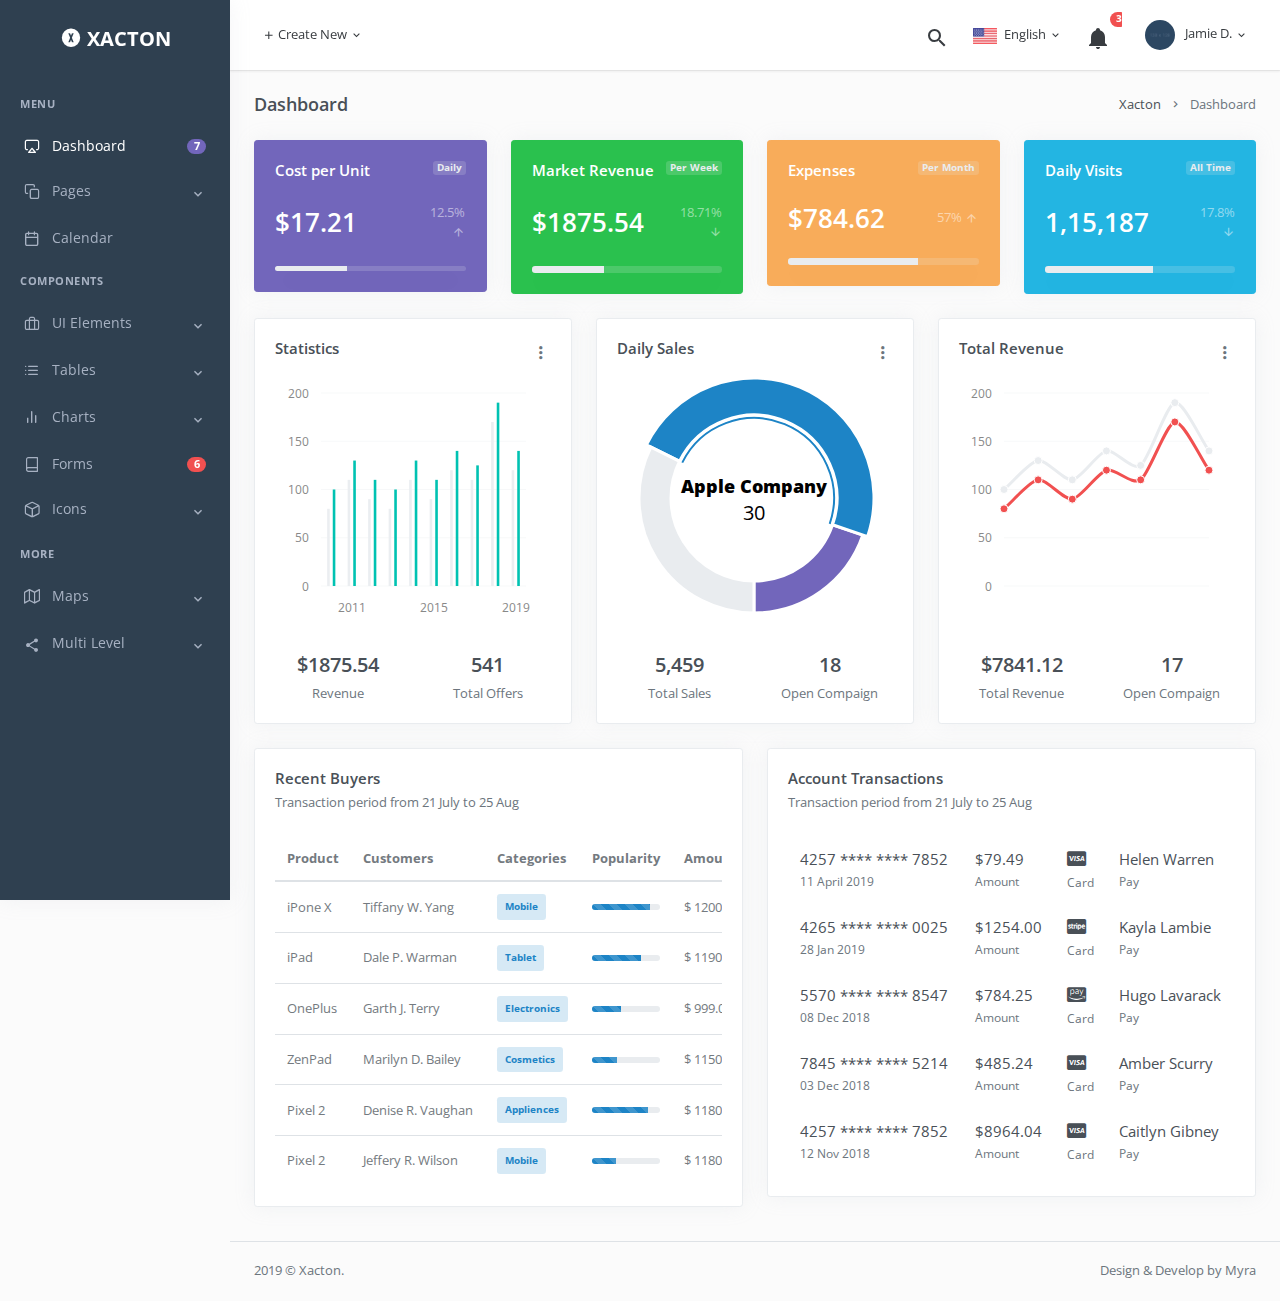
<file: plantilla/Admin/vertical/index.html>
<!DOCTYPE html>
<html lang="en">

<head>
    <meta charset="utf-8" />
    <title>Xacton - Admin & Dashboard Template</title>
    <meta name="viewport" content="width=device-width, initial-scale=1, shrink-to-fit=no">
    <meta content="Premium Multipurpose Admin & Dashboard Template" name="description" />
    <meta content="MyraStudio" name="author" />
    <meta http-equiv="X-UA-Compatible" content="IE=edge" />

    <!-- App favicon -->
    <link rel="shortcut icon" href="assets/images/favicon.ico">

    <!-- App css -->
    <link href="assets/css/bootstrap.min.css" rel="stylesheet" type="text/css" />
    <link href="assets/css/icons.min.css" rel="stylesheet" type="text/css" />
    <link href="assets/css/theme.min.css" rel="stylesheet" type="text/css" />

</head>

<body>

    <!-- Begin page -->
    <div id="layout-wrapper">

        <header id="page-topbar">
            <div class="navbar-header">

                <div class="d-flex align-items-left">
                    <button type="button" class="btn btn-sm mr-2 d-lg-none px-3 font-size-16 header-item waves-effect"
                        id="vertical-menu-btn">
                        <i class="fa fa-fw fa-bars"></i>
                    </button>

                    <div class="dropdown d-none d-sm-inline-block">
                        <button type="button" class="btn header-item waves-effect" id="page-header-user-dropdown"
                            data-toggle="dropdown" aria-haspopup="true" aria-expanded="false">
                            <i class="mdi mdi-plus"></i> Create New
                            <i class="mdi mdi-chevron-down d-none d-sm-inline-block"></i>
                        </button>
                        <div class="dropdown-menu">

                            <!-- item-->
                            <a href="javascript:void(0);" class="dropdown-item notify-item">
                                Application
                            </a>

                            <!-- item-->
                            <a href="javascript:void(0);" class="dropdown-item notify-item">
                                Software
                            </a>

                            <!-- item-->
                            <a href="javascript:void(0);" class="dropdown-item notify-item">
                                EMS System
                            </a>

                            <!-- item-->
                            <a href="javascript:void(0);" class="dropdown-item notify-item">
                                CRM App
                            </a>
                        </div>
                    </div>
                </div>

                <div class="d-flex align-items-center">

                    <div class="dropdown d-none d-sm-inline-block ml-2">
                        <button type="button" class="btn header-item noti-icon waves-effect"
                            id="page-header-search-dropdown" data-toggle="dropdown" aria-haspopup="true"
                            aria-expanded="false">
                            <i class="mdi mdi-magnify"></i>
                        </button>
                        <div class="dropdown-menu dropdown-menu-lg dropdown-menu-right p-0"
                            aria-labelledby="page-header-search-dropdown">

                            <form class="p-3">
                                <div class="form-group m-0">
                                    <div class="input-group">
                                        <input type="text" class="form-control" placeholder="Search ..."
                                            aria-label="Recipient's username">
                                        <div class="input-group-append">
                                            <button class="btn btn-primary" type="submit"><i
                                                    class="mdi mdi-magnify"></i></button>
                                        </div>
                                    </div>
                                </div>
                            </form>
                        </div>
                    </div>

                    <div class="dropdown d-inline-block">
                        <button type="button" class="btn header-item waves-effect" id="page-header-user-dropdown"
                            data-toggle="dropdown" aria-haspopup="true" aria-expanded="false">
                            <img class="" src="assets/images/flags/us.jpg" alt="Header Language" height="16">
                            <span class="d-none d-sm-inline-block ml-1">English</span>
                            <i class="mdi mdi-chevron-down d-none d-sm-inline-block"></i>
                        </button>
                        <div class="dropdown-menu dropdown-menu-right">

                            <!-- item-->
                            <a href="javascript:void(0);" class="dropdown-item notify-item">
                                <img src="assets/images/flags/spain.jpg" alt="user-image" class="mr-1" height="12">
                                <span class="align-middle">Spanish</span>
                            </a>

                            <!-- item-->
                            <a href="javascript:void(0);" class="dropdown-item notify-item">
                                <img src="assets/images/flags/germany.jpg" alt="user-image" class="mr-1" height="12">
                                <span class="align-middle">German</span>
                            </a>

                            <!-- item-->
                            <a href="javascript:void(0);" class="dropdown-item notify-item">
                                <img src="assets/images/flags/italy.jpg" alt="user-image" class="mr-1" height="12">
                                <span class="align-middle">Italian</span>
                            </a>

                            <!-- item-->
                            <a href="javascript:void(0);" class="dropdown-item notify-item">
                                <img src="assets/images/flags/russia.jpg" alt="user-image" class="mr-1" height="12">
                                <span class="align-middle">Russian</span>
                            </a>
                        </div>
                    </div>

                    <div class="dropdown d-inline-block">
                        <button type="button" class="btn header-item noti-icon waves-effect"
                            id="page-header-notifications-dropdown" data-toggle="dropdown" aria-haspopup="true"
                            aria-expanded="false">
                            <i class="mdi mdi-bell"></i>
                            <span class="badge badge-danger badge-pill">3</span>
                        </button>
                        <div class="dropdown-menu dropdown-menu-lg dropdown-menu-right p-0"
                            aria-labelledby="page-header-notifications-dropdown">
                            <div class="p-3">
                                <div class="row align-items-center">
                                    <div class="col">
                                        <h6 class="m-0"> Notifications </h6>
                                    </div>
                                    <div class="col-auto">
                                        <a href="#!" class="small"> View All</a>
                                    </div>
                                </div>
                            </div>
                            <div data-simplebar style="max-height: 230px;">
                                <a href="" class="text-reset notification-item">
                                    <div class="media">
                                        <img src="assets/images/users/avatar-2.jpg"
                                            class="mr-3 rounded-circle avatar-xs" alt="user-pic">
                                        <div class="media-body">
                                            <h6 class="mt-0 mb-1">Samuel Coverdale</h6>
                                            <p class="font-size-12 mb-1">You have new follower on Instagram</p>
                                            <p class="font-size-12 mb-0 text-muted"><i
                                                    class="mdi mdi-clock-outline"></i> 2 min ago</p>
                                        </div>
                                    </div>
                                </a>
                                <a href="" class="text-reset notification-item">
                                    <div class="media">
                                        <div class="avatar-xs mr-3">
                                            <span class="avatar-title bg-success rounded-circle">
                                                <i class="mdi mdi-cloud-download-outline"></i>
                                            </span>
                                        </div>
                                        <div class="media-body">
                                            <h6 class="mt-0 mb-1">Download Available !</h6>
                                            <p class="font-size-12 mb-1">Latest version of admin is now available.
                                                Please download here.</p>
                                            <p class="font-size-12 mb-0 text-muted"><i
                                                    class="mdi mdi-clock-outline"></i> 4 hours ago</p>
                                        </div>
                                    </div>
                                </a>
                                <a href="" class="text-reset notification-item">
                                    <div class="media">
                                        <img src="assets/images/users/avatar-3.jpg"
                                            class="mr-3 rounded-circle avatar-xs" alt="user-pic">
                                        <div class="media-body">
                                            <h6 class="mt-0 mb-1">Victoria Mendis</h6>
                                            <p class="font-size-12 mb-1">Just upgraded to premium account.</p>
                                            <p class="font-size-12 mb-0 text-muted"><i
                                                    class="mdi mdi-clock-outline"></i> 1 day ago</p>
                                        </div>
                                    </div>
                                </a>
                            </div>
                            <div class="p-2 border-top">
                                <a class="btn btn-sm btn-light btn-block text-center" href="javascript:void(0)">
                                    <i class="mdi mdi-arrow-down-circle mr-1"></i> Load More..
                                </a>
                            </div>
                        </div>
                    </div>

                    <div class="dropdown d-inline-block ml-2">
                        <button type="button" class="btn header-item waves-effect" id="page-header-user-dropdown"
                            data-toggle="dropdown" aria-haspopup="true" aria-expanded="false">
                            <img class="rounded-circle header-profile-user" src="assets/images/users/avatar-3.jpg"
                                alt="Header Avatar">
                            <span class="d-none d-sm-inline-block ml-1">Jamie D.</span>
                            <i class="mdi mdi-chevron-down d-none d-sm-inline-block"></i>
                        </button>
                        <div class="dropdown-menu dropdown-menu-right">
                            <a class="dropdown-item d-flex align-items-center justify-content-between"
                                href="javascript:void(0)">
                                <span>Inbox</span>
                                <span>
                                    <span class="badge badge-pill badge-info">3</span>
                                </span>
                            </a>
                            <a class="dropdown-item d-flex align-items-center justify-content-between"
                                href="javascript:void(0)">
                                <span>Profile</span>
                                <span>
                                    <span class="badge badge-pill badge-warning">1</span>
                                </span>
                            </a>
                            <a class="dropdown-item d-flex align-items-center justify-content-between"
                                href="javascript:void(0)">
                                Settings
                            </a>
                            <a class="dropdown-item d-flex align-items-center justify-content-between"
                                href="javascript:void(0)">
                                <span>Lock Account</span>
                            </a>
                            <a class="dropdown-item d-flex align-items-center justify-content-between"
                                href="javascript:void(0)">
                                <span>Log Out</span>
                            </a>
                        </div>
                    </div>

                </div>
            </div>
        </header>

        <!-- ========== Left Sidebar Start ========== -->
        <div class="vertical-menu">

            <div data-simplebar class="h-100">

                <div class="navbar-brand-box">
                    <a href="index.html" class="logo">
                        <i class="mdi mdi-alpha-x-circle"></i>
                        <span>
                            Xacton
                        </span>
                    </a>
                </div>

                <!--- Sidemenu -->
                <div id="sidebar-menu">
                    <!-- Left Menu Start -->
                    <ul class="metismenu list-unstyled" id="side-menu">
                        <li class="menu-title">Menu</li>

                        <li>
                            <a href="index.html" class="waves-effect"><i class="feather-airplay"></i><span
                                    class="badge badge-pill badge-primary float-right">7</span><span>Dashboard</span></a>
                        </li>

                        <li>
                            <a href="javascript: void(0);" class="has-arrow waves-effect"><i
                                    class="feather-copy"></i><span>Pages</span></a>
                            <ul class="sub-menu" aria-expanded="false">
                                <li><a href="pages-invoice.html">Invoice</a></li>
                                <li><a href="pages-starter.html">Starter Page</a></li>
                                <li><a href="pages-maintenance.html">Maintenance</a></li>
                                <li><a href="pages-faqs.html">FAQs</a></li>
                                <li><a href="pages-pricing.html">Pricing</a></li>
                                <li><a href="pages-login.html">Login</a></li>
                                <li><a href="pages-register.html">Register</a></li>
                                <li><a href="pages-recoverpw.html">Recover Password</a></li>
                                <li><a href="pages-lock-screen.html">Lock Screen</a></li>
                                <li><a href="pages-404.html">Error 404</a></li>
                                <li><a href="pages-500.html">Error 500</a></li>
                            </ul>
                        </li>

                        <li><a href="calendar.html" class=" waves-effect"><i
                                    class="feather-calendar"></i><span>Calendar</span></a></li>

                        <li class="menu-title">Components</li>

                        <li>
                            <a href="javascript: void(0);" class="has-arrow waves-effect"><i
                                    class="feather-briefcase"></i><span>UI Elements</span></a>
                            <ul class="sub-menu" aria-expanded="false">
                                <li><a href="ui-buttons.html">Buttons</a></li>
                                <li><a href="ui-cards.html">Cards</a></li>
                                <li><a href="ui-carousel.html">Carousel</a>
                                <li><a href="ui-embeds.html">Embeds</a>
                                <li><a href="ui-general.html">General</a></li>
                                <li><a href="ui-grid.html">Grid</a></li>
                                <li><a href="ui-media-objects.html">Media Objects</a></li>
                                <li><a href="ui-modals.html">Modals</a></li>
                                <li><a href="ui-progressbars.html">Progress Bars</a></li>
                                <li><a href="ui-tabs.html">Tabs</a></li>
                                <li><a href="ui-typography.html">Typography</a></li>
                                <li><a href="ui-toasts.html">Toasts</a></li>
                                <li><a href="ui-tooltips-popovers.html">Tooltips & Popovers</a></li>
                                <li><a href="ui-scrollspy.html">Scrollspy</a></li>
                                <li><a href="ui-spinners.html">Spinners</a></li>
                                <li><a href="ui-sweetalerts.html">Sweet Alerts</a></li>
                            </ul>
                        </li>

                        <li>
                            <a href="javascript: void(0);" class="has-arrow waves-effect"><i
                                    class="feather-list"></i><span>Tables</span></a>
                            <ul class="sub-menu" aria-expanded="false">
                                <li><a href="tables-basic.html">Basic Tables</a></li>
                                <li><a href="tables-datatables.html">Data Tables</a></li>
                            </ul>
                        </li>

                        <li>
                            <a href="javascript: void(0);" class="has-arrow waves-effect"><i
                                    class="feather-bar-chart-2"></i><span>Charts</span></a>
                            <ul class="sub-menu" aria-expanded="false">
                                <li><a href="charts-morris.html">Morris</a></li>
                                <li><a href="charts-google.html">Google</a></li>
                                <li><a href="charts-chartjs.html">Chartjs</a></li>
                                <li><a href="charts-sparkline.html">Sparkline</a></li>
                                <li><a href="charts-knob.html">Jquery Knob</a></li>
                            </ul>
                        </li>

                        <li>
                            <a href="javascript: void(0);" class="waves-effect"><i class="feather-book"></i><span
                                    class="badge badge-pill badge-danger float-right">6</span><span>Forms</span></a>
                            <ul class="sub-menu" aria-expanded="false">
                                <li><a href="forms-elements.html">Elements</a></li>
                                <li><a href="forms-plugins.html">Plugins</a></li>
                                <li><a href="forms-validation.html">Validation</a></li>
                                <li><a href="forms-mask.html">Masks</a></li>
                                <li><a href="forms-quilljs.html">Quilljs</a></li>
                                <li><a href="forms-uploads.html">File Uploads</a></li>
                            </ul>
                        </li>

                        <li>
                            <a href="javascript: void(0);" class="has-arrow waves-effect"><i
                                    class="feather-box"></i><span>Icons</span></a>
                            <ul class="sub-menu" aria-expanded="false">
                                <li><a href="icons-materialdesign.html">Material Design</a></li>
                                <li><a href="icons-fontawesome.html">Font awesome</a></li>
                                <li><a href="icons-dripicons.html">Dripicons</a></li>
                                <li><a href="icons-feather.html">Feather Icons</a></li>
                            </ul>
                        </li>

                        <li class="menu-title">More</li>

                        <li>
                            <a href="javascript: void(0);" class="has-arrow waves-effect"><i
                                    class="feather-map"></i><span>Maps</span></a>
                            <ul class="sub-menu" aria-expanded="false">
                                <li><a href="maps-google.html">Google Maps</a></li>
                                <li><a href="maps-vector.html">Vector Maps</a></li>
                            </ul>
                        </li>

                        <li>
                            <a href="javascript: void(0);" class="has-arrow waves-effect"><i
                                    class="mdi mdi-share-variant"></i><span>Multi Level</span></a>
                            <ul class="sub-menu" aria-expanded="true">
                                <li><a href="javascript: void(0);">Level 1.1</a></li>
                                <li><a href="javascript: void(0);" class="has-arrow">Level 1.2</a>
                                    <ul class="sub-menu" aria-expanded="true">
                                        <li><a href="javascript: void(0);">Level 2.1</a></li>
                                        <li><a href="javascript: void(0);">Level 2.2</a></li>
                                    </ul>
                                </li>
                            </ul>
                        </li>

                    </ul>
                </div>
                <!-- Sidebar -->
            </div>
        </div>
        <!-- Left Sidebar End -->

        <!-- ============================================================== -->
        <!-- Start right Content here -->
        <!-- ============================================================== -->
        <div class="main-content">

            <div class="page-content">
                <div class="container-fluid">

                    <!-- start page title -->
                    <div class="row">
                        <div class="col-12">
                            <div class="page-title-box d-flex align-items-center justify-content-between">
                                <h4 class="mb-0 font-size-18">Dashboard</h4>

                                <div class="page-title-right">
                                    <ol class="breadcrumb m-0">
                                        <li class="breadcrumb-item"><a href="javascript: void(0);">Xacton</a></li>
                                        <li class="breadcrumb-item active">Dashboard</li>
                                    </ol>
                                </div>

                            </div>
                        </div>
                    </div>
                    <!-- end page title -->

                    <div class="row">
                        <div class="col-md-6 col-xl-3">
                            <div class="card bg-primary border-primary">
                                <div class="card-body">
                                    <div class="mb-4">
                                        <span class="badge badge-soft-light float-right">Daily</span>
                                        <h5 class="card-title mb-0 text-white">Cost per Unit</h5>
                                    </div>
                                    <div class="row d-flex align-items-center mb-4">
                                        <div class="col-8">
                                            <h2 class="d-flex align-items-center mb-0 text-white">
                                                $17.21
                                            </h2>
                                        </div>
                                        <div class="col-4 text-right">
                                            <span class="text-white-50">12.5% <i class="mdi mdi-arrow-up"></i></span>
                                        </div>
                                    </div>

                                    <div class="progress badge-soft-light shadow-sm" style="height: 5px;">
                                        <div class="progress-bar bg-light" role="progressbar" style="width: 38%;"></div>
                                    </div>
                                </div>
                            </div>
                        </div> <!-- end col-->

                        <div class="col-md-6 col-xl-3">
                            <div class="card bg-success border-success">
                                <div class="card-body">
                                    <div class="mb-4">
                                        <span class="badge badge-soft-light float-right">Per Week</span>
                                        <h5 class="card-title mb-0 text-white">Market Revenue</h5>
                                    </div>
                                    <div class="row d-flex align-items-center mb-4">
                                        <div class="col-8">
                                            <h2 class="d-flex align-items-center text-white mb-0">
                                                $1875.54
                                            </h2>
                                        </div>
                                        <div class="col-4 text-right">
                                            <span class="text-white-50">18.71% <i class="mdi mdi-arrow-down"></i></span>
                                        </div>
                                    </div>

                                    <div class="progress badge-soft-light shadow-sm" style="height: 7px;">
                                        <div class="progress-bar bg-light" role="progressbar" style="width: 38%;"></div>
                                    </div>
                                </div>
                            </div>
                        </div> <!-- end col-->

                        <div class="col-md-6 col-xl-3">
                            <div class="card bg-warning border-warning">
                                <div class="card-body">
                                    <div class="mb-4">
                                        <span class="badge badge-soft-light float-right">Per Month</span>
                                        <h5 class="card-title mb-0 text-white">Expenses</h5>
                                    </div>
                                    <div class="row d-flex align-items-center mb-4">
                                        <div class="col-8">
                                            <h2 class="d-flex align-items-center text-white mb-0">
                                                $784.62
                                            </h2>
                                        </div>
                                        <div class="col-4 text-right">
                                            <span class="text-white-50">57% <i class="mdi mdi-arrow-up"></i></span>
                                        </div>
                                    </div>

                                    <div class="progress badge-soft-light shadow-sm" style="height: 7px;">
                                        <div class="progress-bar bg-light" role="progressbar" style="width: 68%;"></div>
                                    </div>
                                </div>
                            </div>
                        </div> <!-- end col-->

                        <div class="col-md-6 col-xl-3">
                            <div class="card bg-info border-info">
                                <div class="card-body">
                                    <div class="mb-4">
                                        <span class="badge badge-soft-light float-right">All Time</span>
                                        <h5 class="card-title mb-0 text-white">Daily Visits</h5>
                                    </div>
                                    <div class="row d-flex align-items-center mb-4">
                                        <div class="col-8">
                                            <h2 class="d-flex align-items-center text-white mb-0">
                                                1,15,187
                                            </h2>
                                        </div>
                                        <div class="col-4 text-right">
                                            <span class="text-white-50">17.8% <i class="mdi mdi-arrow-down"></i></span>
                                        </div>
                                    </div>

                                    <div class="progress badge-soft-light shadow-sm" style="height: 7px;">
                                        <div class="progress-bar bg-light" role="progressbar" style="width: 57%;"></div>
                                    </div>
                                </div>
                            </div>
                        </div> <!-- end col-->
                    </div>
                    <!-- end row -->

                    <div class="row">

                        <div class="col-lg-4">
                            <div class="card">
                                <div class="card-body">
                                    <div class="dropdown float-right position-relative">
                                        <a href="#" class="dropdown-toggle h4 text-muted" data-toggle="dropdown"
                                            aria-expanded="false">
                                            <i class="mdi mdi-dots-vertical"></i>
                                        </a>
                                        <ul class="dropdown-menu dropdown-menu-right">
                                            <li><a href="#" class="dropdown-item">Action</a></li>
                                            <li><a href="#" class="dropdown-item">Another action</a></li>
                                            <li><a href="#" class="dropdown-item">Something else here</a></li>
                                            <li class="dropdown-divider"></li>
                                            <li><a href="#" class="dropdown-item">Separated link</a></li>
                                        </ul>
                                    </div>
                                    <h4 class="card-title d-inline-block">Statistics</h4>

                                    <div id="morris-bar-example" class="morris-chart" style="height: 260px;"></div>

                                    <div class="row text-center mt-4">
                                        <div class="col-6">
                                            <h4>$1875.54</h4>
                                            <p class="text-muted mb-0">Revenue</p>
                                        </div>
                                        <div class="col-6">
                                            <h4>541</h4>
                                            <p class="text-muted mb-0">Total Offers</p>
                                        </div>
                                    </div>
                                </div>
                            </div>
                        </div> <!-- end col -->

                        <div class="col-lg-4">
                            <div class="card">
                                <div class="card-body">
                                    <div class="dropdown float-right position-relative">
                                        <a href="#" class="dropdown-toggle h4 text-muted" data-toggle="dropdown"
                                            aria-expanded="false">
                                            <i class="mdi mdi-dots-vertical"></i>
                                        </a>
                                        <ul class="dropdown-menu dropdown-menu-right">
                                            <li><a href="#" class="dropdown-item">Action</a></li>
                                            <li><a href="#" class="dropdown-item">Another action</a></li>
                                            <li><a href="#" class="dropdown-item">Something else here</a></li>
                                            <li class="dropdown-divider"></li>
                                            <li><a href="#" class="dropdown-item">Separated link</a></li>
                                        </ul>
                                    </div>
                                    <h4 class="card-title d-inline-block">Daily Sales</h4>

                                    <div id="morris-donut-example" class="morris-chart" style="height: 260px;"></div>

                                    <div class="row text-center mt-4">
                                        <div class="col-6">
                                            <h4>5,459</h4>
                                            <p class="text-muted mb-0">Total Sales</p>
                                        </div>
                                        <div class="col-6">
                                            <h4>18</h4>
                                            <p class="text-muted mb-0">Open Compaign</p>
                                        </div>
                                    </div>
                                </div>
                            </div>
                        </div> <!-- end col -->

                        <div class="col-lg-4">
                            <div class="card">
                                <div class="card-body">
                                    <div class="dropdown float-right position-relative">
                                        <a href="#" class="dropdown-toggle h4 text-muted" data-toggle="dropdown"
                                            aria-expanded="false">
                                            <i class="mdi mdi-dots-vertical"></i>
                                        </a>
                                        <ul class="dropdown-menu dropdown-menu-right">
                                            <li><a href="#" class="dropdown-item">Action</a></li>
                                            <li><a href="#" class="dropdown-item">Another action</a></li>
                                            <li><a href="#" class="dropdown-item">Something else here</a></li>
                                            <li class="dropdown-divider"></li>
                                            <li><a href="#" class="dropdown-item">Separated link</a></li>
                                        </ul>
                                    </div>
                                    <h4 class="card-title d-inline-block">Total Revenue</h4>

                                    <div id="morris-line-example" class="morris-chart" style="height: 260px;"></div>

                                    <div class="row text-center mt-4">
                                        <div class="col-6">
                                            <h4>$7841.12</h4>
                                            <p class="text-muted mb-0">Total Revenue</p>
                                        </div>
                                        <div class="col-6">
                                            <h4>17</h4>
                                            <p class="text-muted mb-0">Open Compaign</p>
                                        </div>
                                    </div>
                                </div>
                            </div>
                        </div> <!-- end col -->
                    </div>
                    <!-- end row-->


                    <div class="row">
                        <div class="col-xl-6">
                            <div class="card">
                                <div class="card-body">

                                    <h4 class="card-title">Recent Buyers</h4>
                                    <p class="card-subtitle mb-4 font-size-13">Transaction period from 21 July to 25 Aug
                                    </p>

                                    <div class="table-responsive">
                                        <table class="table table-centered table-hover table-xl mb-0" id="recent-orders">
                                            <thead>
                                                <tr>
                                                    <th class="border-top-0">Product</th>
                                                    <th class="border-top-0">Customers</th>
                                                    <th class="border-top-0">Categories</th>
                                                    <th class="border-top-0">Popularity</th>
                                                    <th class="border-top-0">Amount</th>
                                                </tr>
                                            </thead>
                                            <tbody>
                                                <tr>
                                                    <td class="text-truncate">iPone X</td>
                                                    <td class="text-truncate">Tiffany W. Yang</td>
                                                    <td>
                                                        <span class="badge badge-soft-secondary p-2">Mobile</span>
                                                    </td>
                                                    <td>
                                                        <div class="progress" style="height: 6px;">
                                                            <div class="progress-bar progress-bar-striped bg-secondary"
                                                                role="progressbar" aria-valuenow="85"
                                                                aria-valuemin="20" aria-valuemax="100"
                                                                style="width:85%"></div>
                                                        </div>
                                                    </td>
                                                    <td class="text-truncate">$ 1200.00</td>
                                                </tr>
                                                <tr>
                                                    <td class="text-truncate">iPad</td>
                                                    <td class="text-truncate">Dale P. Warman</td>
                                                    <td>
                                                        <span class="badge badge-soft-secondary p-2">Tablet</span>
                                                    </td>
                                                    <td>
                                                        <div class="progress" style="height: 6px;">
                                                            <div class="progress-bar progress-bar-striped bg-secondary"
                                                                role="progressbar" aria-valuenow="72"
                                                                aria-valuemin="20" aria-valuemax="100"
                                                                style="width:72%"></div>
                                                        </div>
                                                    </td>
                                                    <td class="text-truncate">$ 1190.00</td>
                                                </tr>
                                                <tr>
                                                    <td class="text-truncate">OnePlus</td>
                                                    <td class="text-truncate">Garth J. Terry</td>
                                                    <td>
                                                        <span class="badge badge-soft-secondary p-2">Electronics</span>
                                                    </td>
                                                    <td>
                                                        <div class="progress" style="height: 6px;">
                                                            <div class="progress-bar progress-bar-striped bg-secondary"
                                                                role="progressbar" aria-valuenow="43"
                                                                aria-valuemin="20" aria-valuemax="100"
                                                                style="width:43%"></div>
                                                        </div>
                                                    </td>
                                                    <td class="text-truncate">$ 999.00</td>
                                                </tr>
                                                <tr>
                                                    <td class="text-truncate">ZenPad</td>
                                                    <td class="text-truncate">Marilyn D. Bailey</td>
                                                    <td>
                                                        <span class="badge badge-soft-secondary p-2">Cosmetics</span>
                                                    </td>
                                                    <td>
                                                        <div class="progress" style="height: 6px;">
                                                            <div class="progress-bar progress-bar-striped bg-secondary"
                                                                role="progressbar" aria-valuenow="37"
                                                                aria-valuemin="20" aria-valuemax="100"
                                                                style="width:37%"></div>
                                                        </div>
                                                    </td>
                                                    <td class="text-truncate">$ 1150.00</td>
                                                </tr>
                                                <tr>
                                                    <td class="text-truncate">Pixel 2</td>
                                                    <td class="text-truncate">Denise R. Vaughan</td>
                                                    <td>
                                                        <span class="badge badge-soft-secondary p-2">Appliences</span>
                                                    </td>
                                                    <td>
                                                        <div class="progress" style="height: 6px;">
                                                            <div class="progress-bar progress-bar-striped bg-secondary"
                                                                role="progressbar" aria-valuenow="82"
                                                                aria-valuemin="20" aria-valuemax="100"
                                                                style="width:82%"></div>
                                                        </div>
                                                    </td>
                                                    <td class="text-truncate">$ 1180.00</td>
                                                </tr>
                                                <tr>
                                                    <td class="text-truncate">Pixel 2</td>
                                                    <td class="text-truncate">Jeffery R. Wilson</td>
                                                    <td>
                                                        <span class="badge badge-soft-secondary p-2">Mobile</span>
                                                    </td>
                                                    <td>
                                                        <div class="progress" style="height: 6px;">
                                                            <div class="progress-bar progress-bar-striped bg-secondary"
                                                                role="progressbar" aria-valuenow="36"
                                                                aria-valuemin="20" aria-valuemax="100"
                                                                style="width:36%"></div>
                                                        </div>
                                                    </td>
                                                    <td class="text-truncate">$ 1180.00</td>
                                                </tr>
                                            </tbody>
                                        </table>
                                    </div>

                                </div> <!-- end card-body-->
                            </div> <!-- end card-->
                        </div> <!-- end col -->

                        <div class="col-xl-6">
                            <div class="card">
                                <div class="card-body">

                                    <h4 class="card-title">Account Transactions</h4>
                                    <p class="card-subtitle mb-4 font-size-13">Transaction period from 21 July to 25 Aug
                                    </p>

                                    <div class="table-responsive">
                                        <table
                                            class="table table-borderless table-hover table-centered table-nowrap mb-0">
                                            <tbody>
                                                <tr>
                                                    <td>
                                                        <h5 class="font-size-15 mb-1 font-weight-normal">4257 **** ****
                                                            7852</h5>
                                                        <span class="text-muted font-size-12">11 April 2019</span>
                                                    </td>
                                                    <td>
                                                        <h5 class="font-size-15 mb-1 font-weight-normal">$79.49</h5>
                                                        <span class="text-muted font-size-12">Amount</span>
                                                    </td>
                                                    <td>
                                                        <h5 class="font-size-17 mb-1 font-weight-normal"><i
                                                                class="fab fa-cc-visa"></i></h5>
                                                        <span class="text-muted font-size-12">Card</span>
                                                    </td>
                                                    <td>
                                                        <h5 class="font-size-15 mb-1 font-weight-normal">Helen Warren
                                                        </h5>
                                                        <span class="text-muted font-size-12">Pay</span>
                                                    </td>
                                                </tr>

                                                <tr>
                                                    <td>
                                                        <h5 class="font-size-15 mb-1 font-weight-normal">4265 **** ****
                                                            0025</h5>
                                                        <span class="text-muted font-size-12">28 Jan 2019</span>
                                                    </td>
                                                    <td>
                                                        <h5 class="font-size-15 mb-1 font-weight-normal">$1254.00</h5>
                                                        <span class="text-muted font-size-12">Amount</span>
                                                    </td>
                                                    <td>
                                                        <h5 class="font-size-17 mb-1 font-weight-normal"><i
                                                                class="fab fa-cc-stripe"></i></h5>
                                                        <span class="text-muted font-size-12">Card</span>
                                                    </td>
                                                    <td>
                                                        <h5 class="font-size-15 mb-1 font-weight-normal">Kayla Lambie
                                                        </h5>
                                                        <span class="text-muted font-size-12">Pay</span>
                                                    </td>
                                                </tr>

                                                <tr>
                                                    <td>
                                                        <h5 class="font-size-15 mb-1 font-weight-normal">5570 **** ****
                                                            8547</h5>
                                                        <span class="text-muted font-size-12">08 Dec 2018</span>
                                                    </td>
                                                    <td>
                                                        <h5 class="font-size-15 mb-1 font-weight-normal">$784.25</h5>
                                                        <span class="text-muted font-size-12">Amount</span>
                                                    </td>
                                                    <td>
                                                        <h5 class="font-size-17 mb-1 font-weight-normal"><i
                                                                class="fab fa-cc-amazon-pay"></i></h5>
                                                        <span class="text-muted font-size-12">Card</span>
                                                    </td>
                                                    <td>
                                                        <h5 class="font-size-15 mb-1 font-weight-normal">Hugo Lavarack
                                                        </h5>
                                                        <span class="text-muted font-size-12">Pay</span>
                                                    </td>
                                                </tr>

                                                <tr>
                                                    <td>
                                                        <h5 class="font-size-15 mb-1 font-weight-normal">7845 **** ****
                                                            5214</h5>
                                                        <span class="text-muted font-size-12">03 Dec 2018</span>
                                                    </td>
                                                    <td>
                                                        <h5 class="font-size-15 mb-1 font-weight-normal">$485.24</h5>
                                                        <span class="text-muted font-size-12">Amount</span>
                                                    </td>
                                                    <td>
                                                        <h5 class="font-size-17 mb-1 font-weight-normal"><i
                                                                class="fab fa-cc-visa"></i></h5>
                                                        <span class="text-muted font-size-12">Card</span>
                                                    </td>
                                                    <td>
                                                        <h5 class="font-size-15 mb-1 font-weight-normal">Amber Scurry
                                                        </h5>
                                                        <span class="text-muted font-size-12">Pay</span>
                                                    </td>
                                                </tr>

                                                <tr>
                                                    <td>
                                                        <h5 class="font-size-15 mb-1 font-weight-normal">4257 **** ****
                                                            7852</h5>
                                                        <span class="text-muted font-size-12">12 Nov 2018</span>
                                                    </td>
                                                    <td>
                                                        <h5 class="font-size-15 mb-1 font-weight-normal">$8964.04</h5>
                                                        <span class="text-muted font-size-12">Amount</span>
                                                    </td>
                                                    <td>
                                                        <h5 class="font-size-17 mb-1 font-weight-normal"><i
                                                                class="fab fa-cc-visa"></i></h5>
                                                        <span class="text-muted font-size-12">Card</span>
                                                    </td>
                                                    <td>
                                                        <h5 class="font-size-15 mb-1 font-weight-normal">Caitlyn Gibney
                                                        </h5>
                                                        <span class="text-muted font-size-12">Pay</span>
                                                    </td>
                                                </tr>

                                            </tbody>
                                        </table>
                                    </div>

                                </div> <!-- end card-body-->
                            </div> <!-- end card-->
                        </div> <!-- end col -->
                    </div>

                </div> <!-- container-fluid -->
            </div>
            <!-- End Page-content -->

            <footer class="footer">
                <div class="container-fluid">
                    <div class="row">
                        <div class="col-sm-6">
                            2019 © Xacton.
                        </div>
                        <div class="col-sm-6">
                            <div class="text-sm-right d-none d-sm-block">
                                Design & Develop by Myra
                            </div>
                        </div>
                    </div>
                </div>
            </footer>

        </div>
        <!-- end main content-->

    </div>
    <!-- END layout-wrapper -->

    <!-- Overlay-->
    <div class="menu-overlay"></div>


    <!-- jQuery  -->
    <script src="assets/js/jquery.min.js"></script>
    <script src="assets/js/bootstrap.bundle.min.js"></script>
    <script src="assets/js/metismenu.min.js"></script>
    <script src="assets/js/waves.js"></script>
    <script src="assets/js/simplebar.min.js"></script>

    <!-- Morris Js-->
    <script src="../plugins/morris-js/morris.min.js"></script>
    <!-- Raphael Js-->
    <script src="../plugins/raphael/raphael.min.js"></script>

    <!-- Morris Custom Js-->
    <script src="assets/pages/dashboard-demo.js"></script>

    <!-- App js -->
    <script src="assets/js/theme.js"></script>

</body>

</html>
</file>
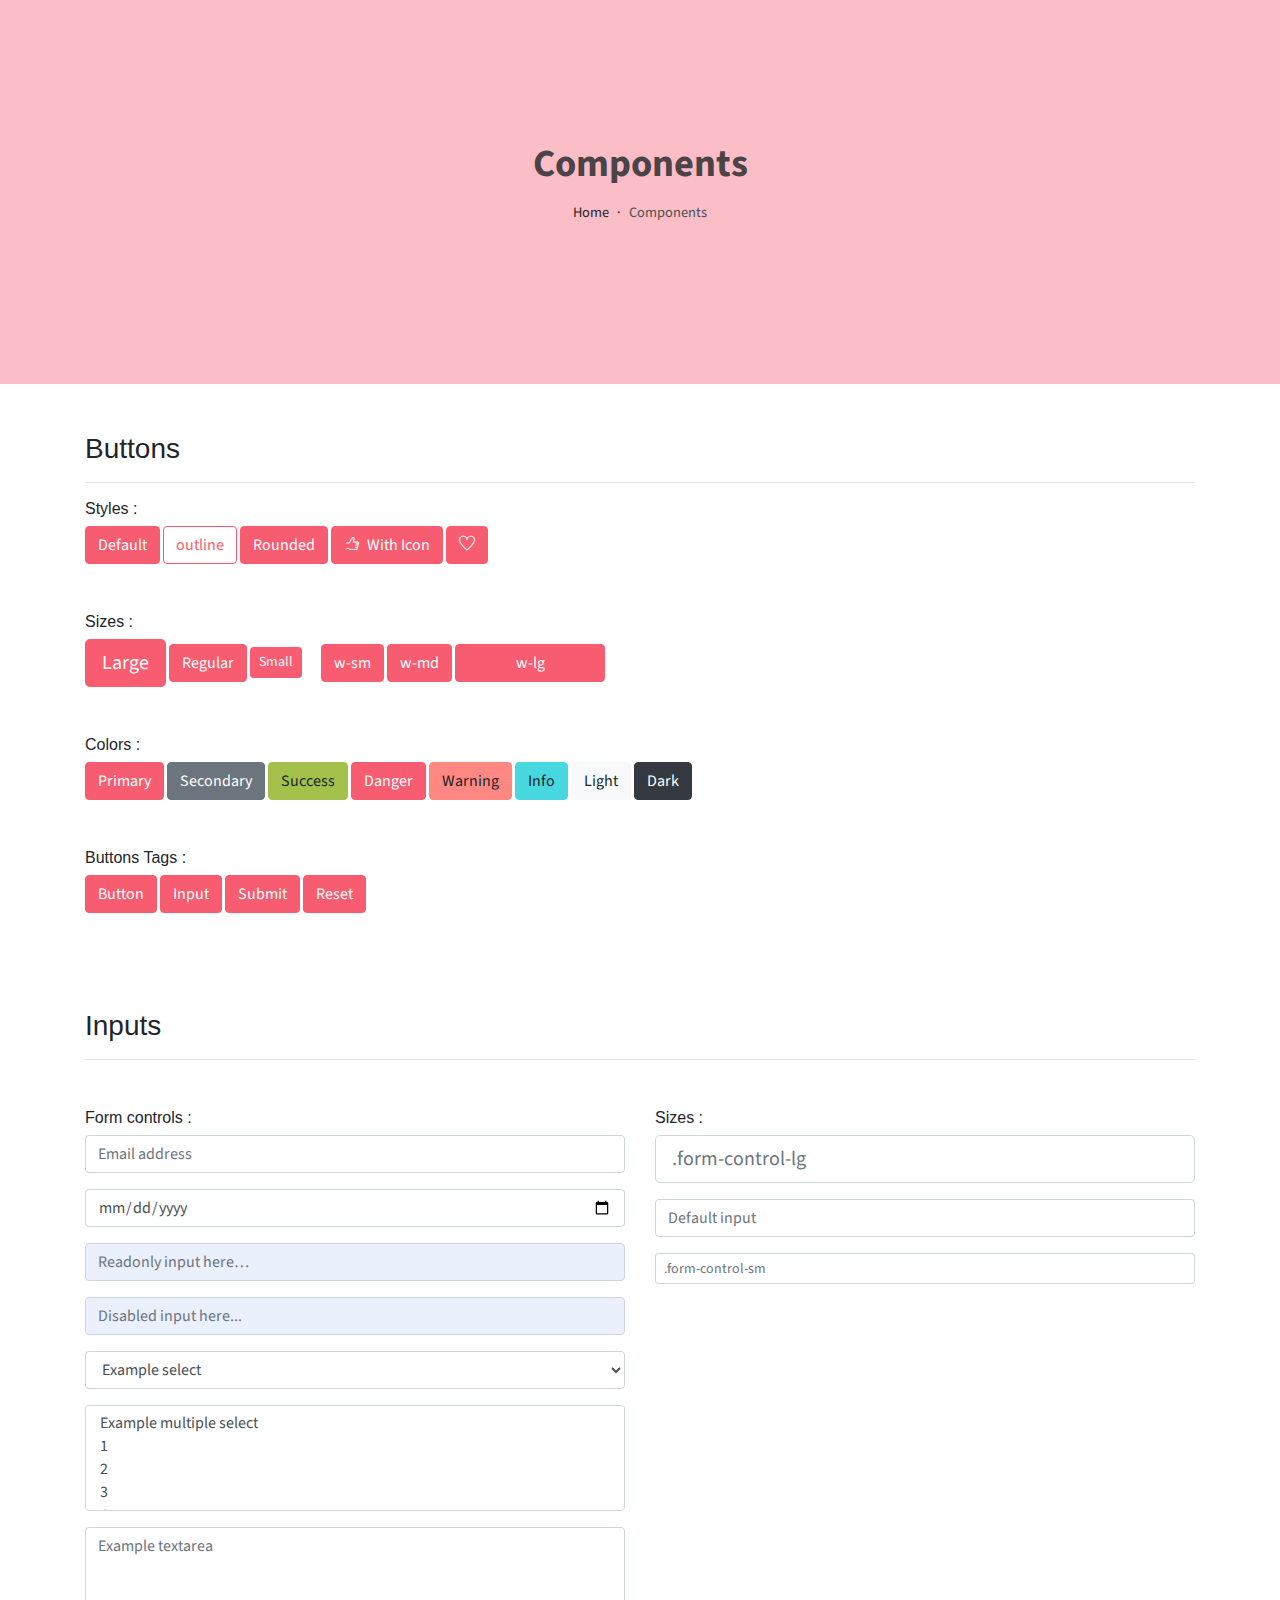
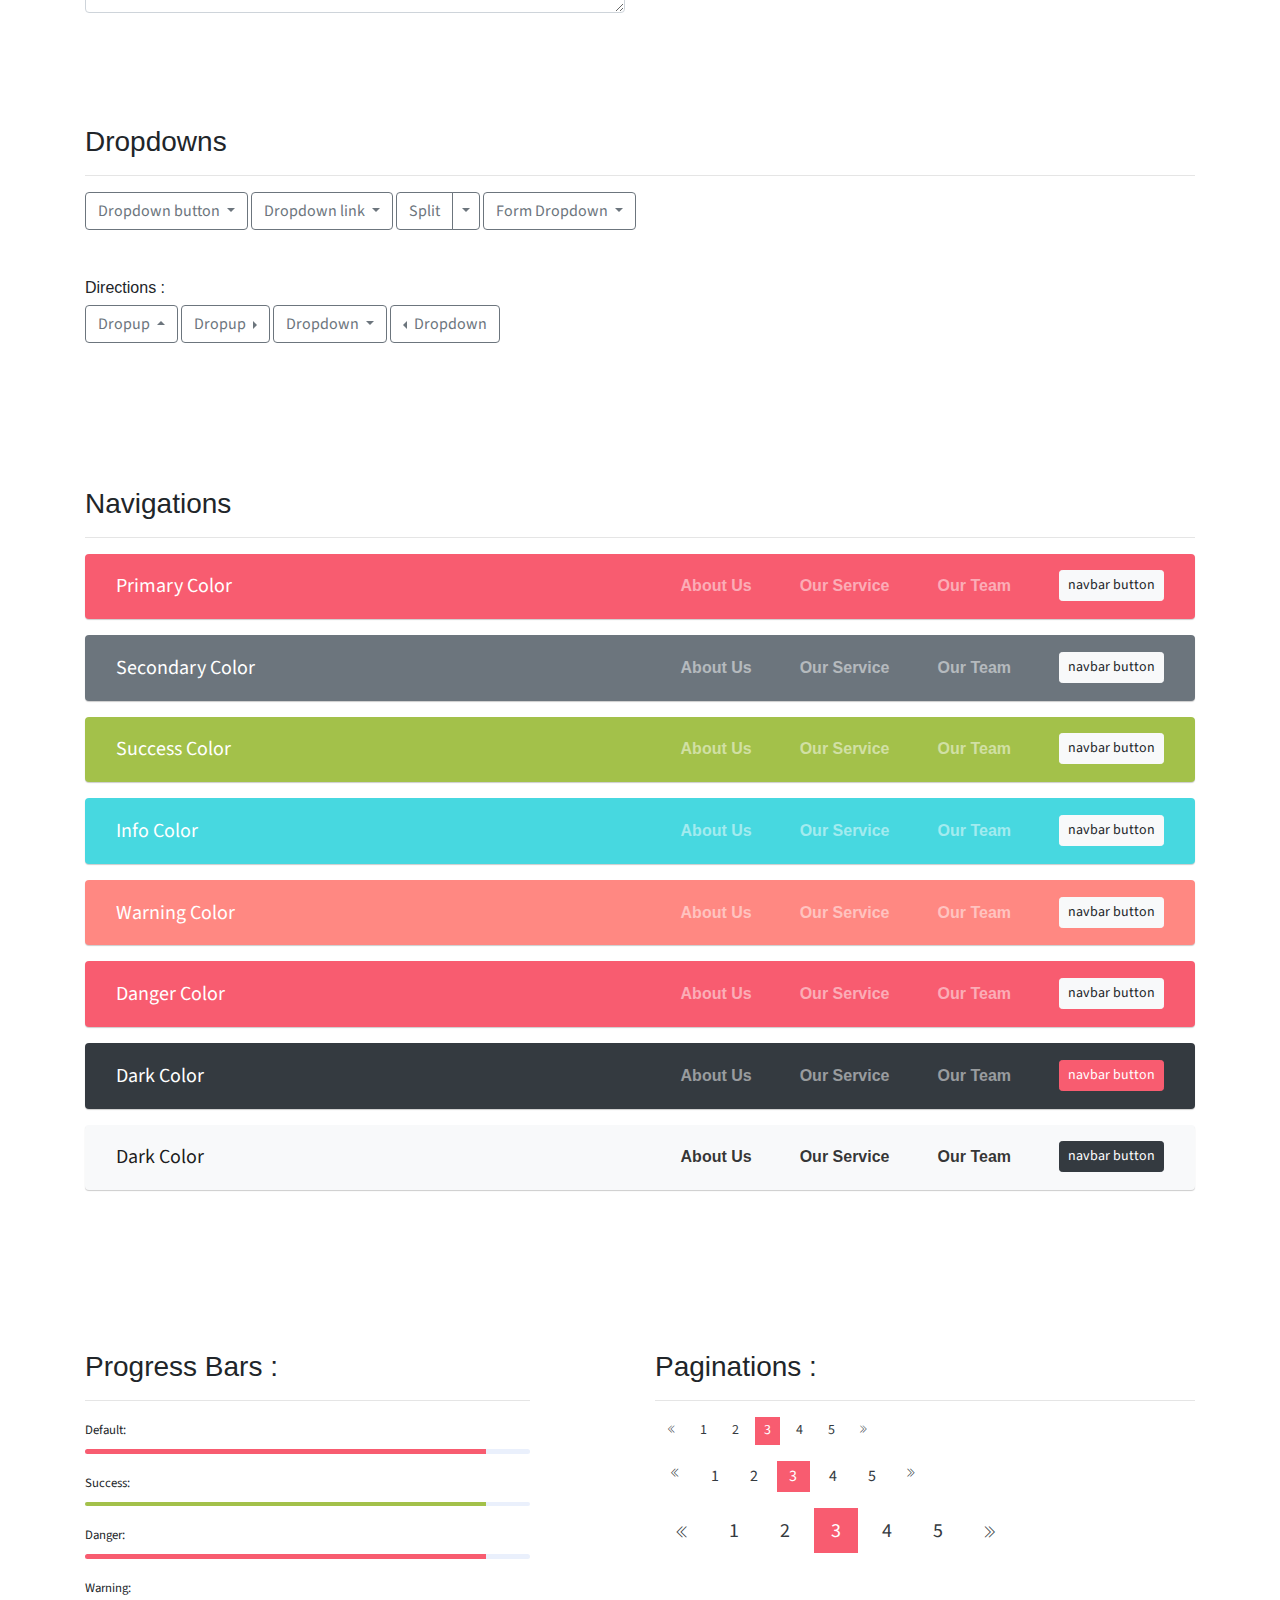
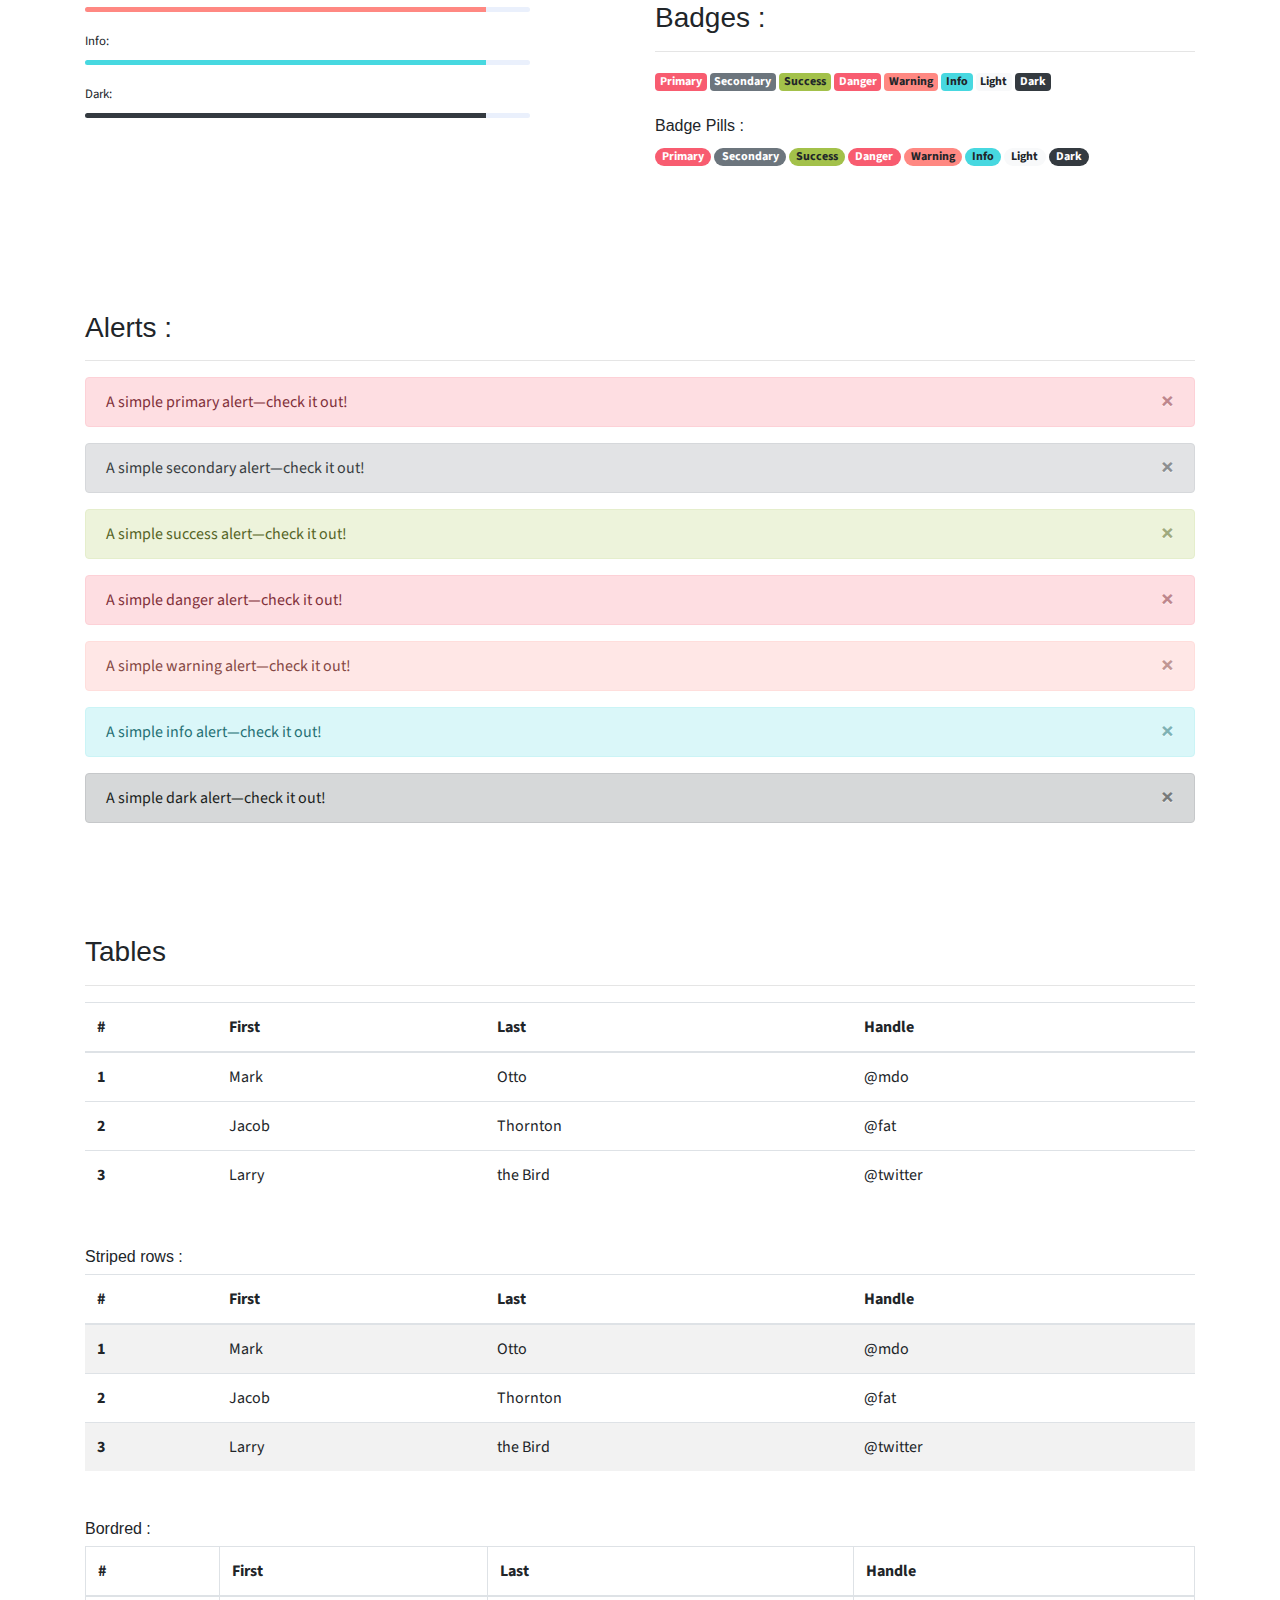
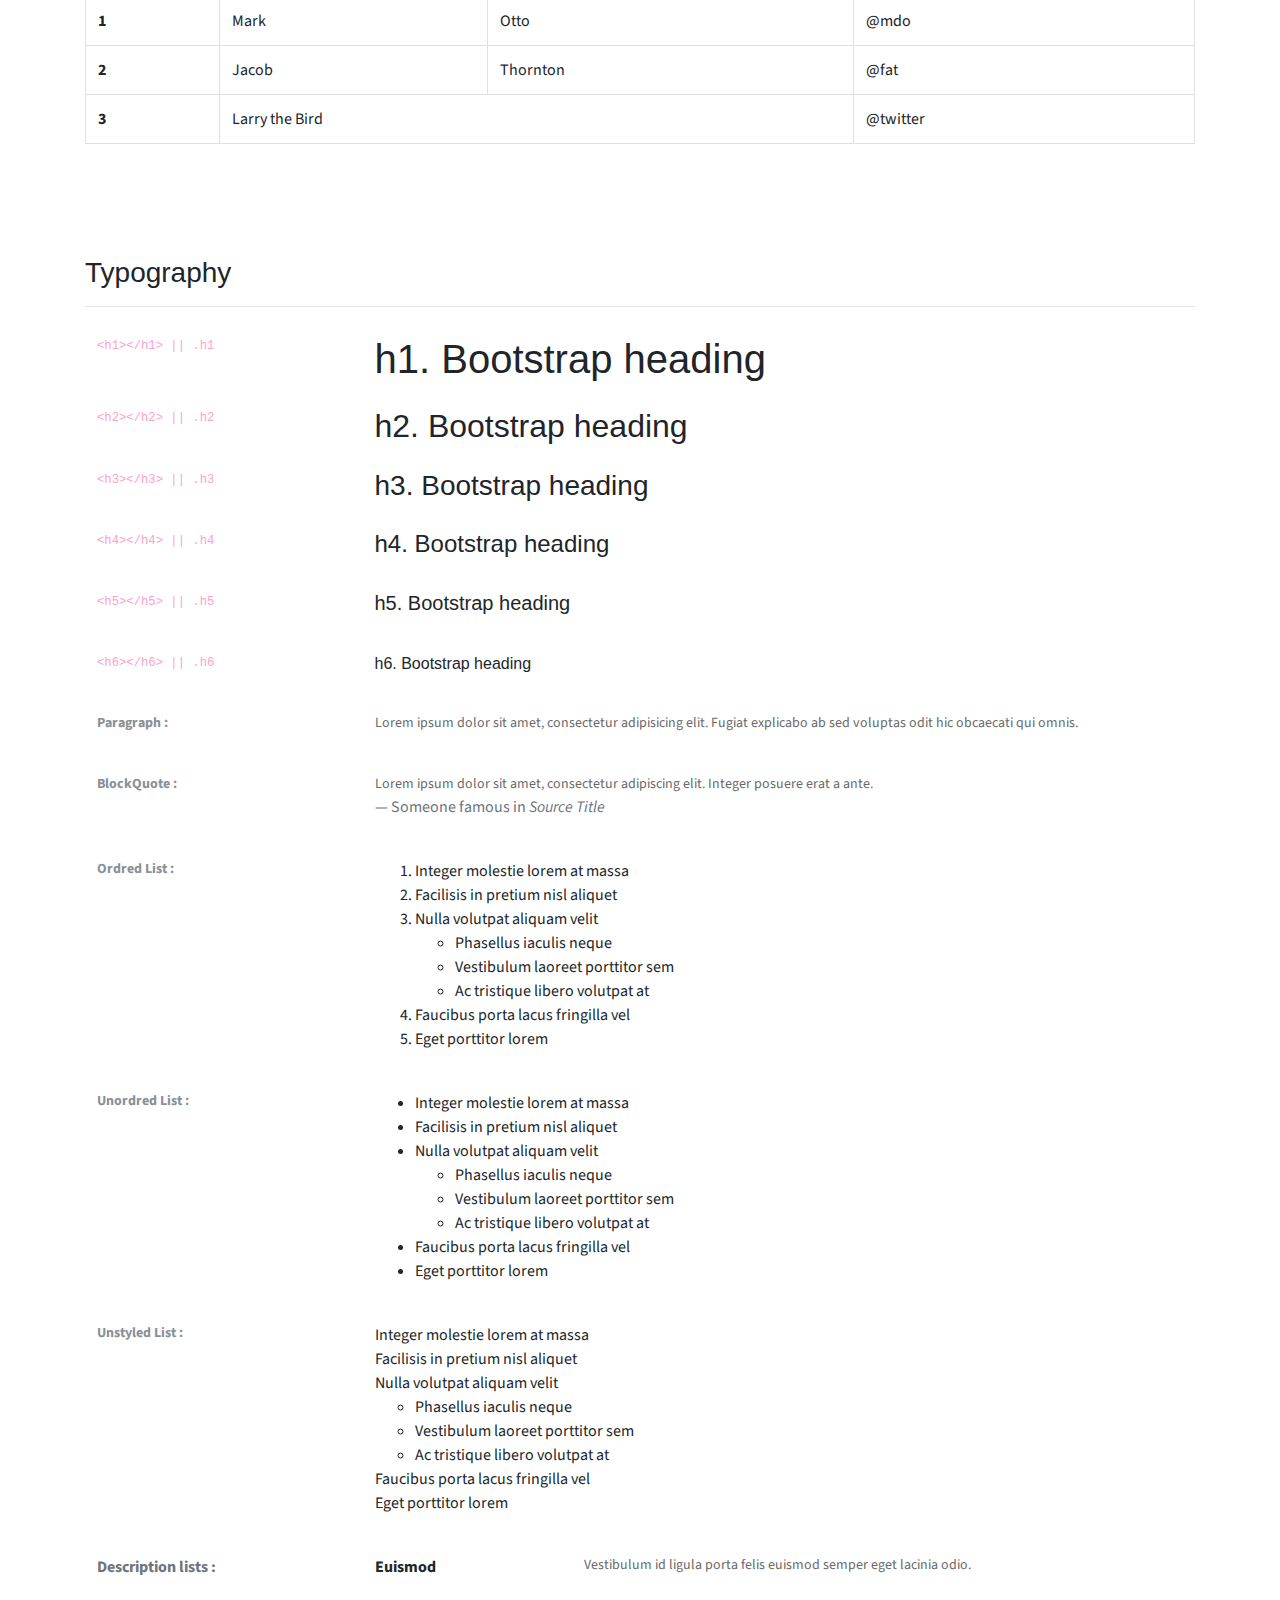
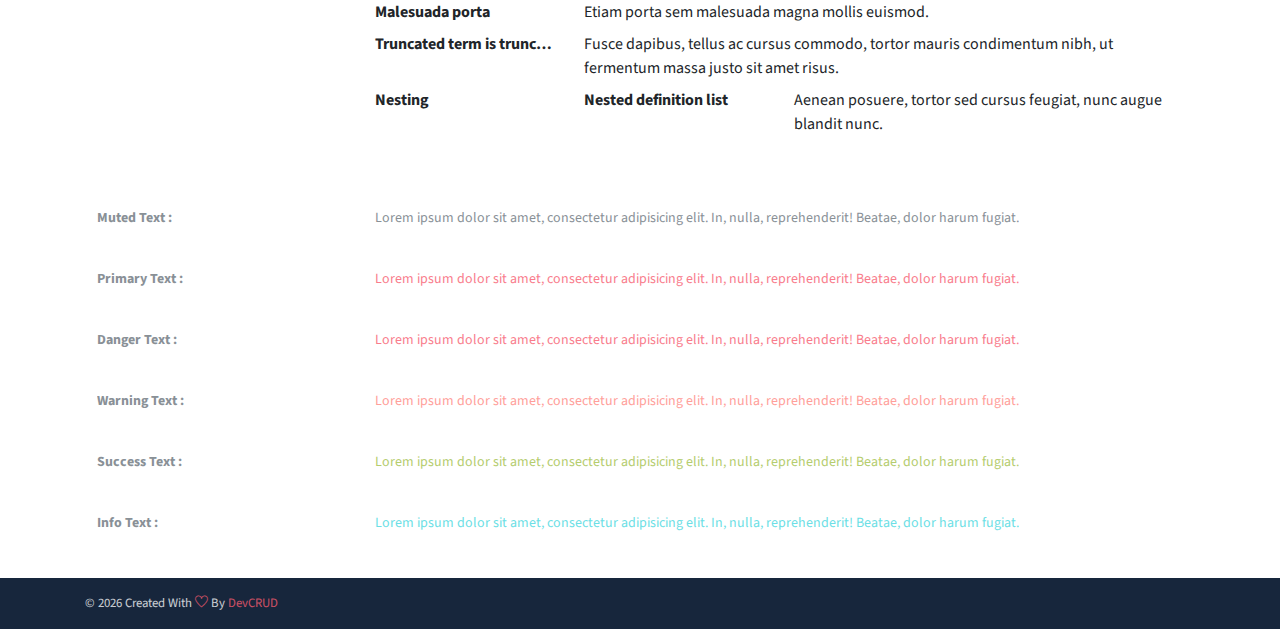
<file: rauljr/public_html/components.html>
<!DOCTYPE html>
<html lang="en">
<head>
   <meta charset="utf-8">
   <meta name="viewport" content="width=device-width, initial-scale=1, shrink-to-fit=no">
   <meta name="description" content="Start your development with JohnDoe landing page.">
   <meta name="author" content="Devcrud">
   <title>JohnDoe Landing page | Components</title>
   <link rel="icon" href="assets/imgs/favicon.png" type="image/png">
   <!-- font icons -->
   <link rel="stylesheet" href="assets/vendors/themify-icons/css/themify-icons.css">
   <!-- Bootstrap + Steller  -->
   <link rel="stylesheet" href="assets/css/johndoe.css">
</head>
<body>

   <!-- Page Header -->
   <header class="header header-mini"> 
      <div class="header-title">Components</div> 
      <nav aria-label="breadcrumb">
         <ol class="breadcrumb">
            <li class="breadcrumb-item"><a href="/">Home</a></li>
            <li class="breadcrumb-item active" aria-current="page">Components</li>
         </ol>
      </nav>
   </header> <!-- End Of Page Header -->

   <!-- main content -->
   <div class="container">

      <!-- Buttons -->
      <h3 class="mt-5">Buttons</h3>
      <hr>
      <h6 class="section-secondary-title">Styles :</h6>
      <button class="btn btn-primary">Default</button>
      <button class="btn btn-outline-primary">outline</button>
      <button class="btn btn-primary rounded">Rounded</button>
      <button class="btn btn-primary rounded"><i class="ti-thumb-up pr-1"></i> With Icon</button>
      <button class="btn btn-primary circle"><i class="ti-heart"></i></button>

      <h6 class="section-secondary-title mt-5">Sizes :</h6>
      <button class="btn btn-primary btn-lg">Large</button>
      <button class="btn btn-primary ">Regular</button>
      <button class="btn btn-primary btn-sm">Small</button>
      <button class="btn btn-primary w-sm ml-3">w-sm</button>
      <button class="btn btn-primary w-md">w-md</button>
      <button class="btn btn-primary w-lg">w-lg</button>

      <h6 class="section-secondary-title mt-5">Colors :</h6>          
      <button type="button" class="btn btn-primary">Primary</button>
      <button type="button" class="btn btn-secondary">Secondary</button>
      <button type="button" class="btn btn-success">Success</button>
      <button type="button" class="btn btn-danger">Danger</button>
      <button type="button" class="btn btn-warning">Warning</button>
      <button type="button" class="btn btn-info">Info</button>
      <button type="button" class="btn btn-light">Light</button>
      <button type="button" class="btn btn-dark">Dark</button>

      <h6 class="section-secondary-title mt-5">Buttons Tags :</h6>
      <button class="btn btn-primary" type="submit">Button</button>
      <input class="btn btn-primary" type="button" value="Input">
      <input class="btn btn-primary" type="submit" value="Submit">
      <input class="btn btn-primary" type="reset" value="Reset">
      
      <!-- devider -->
      <div class="py-5"></div>

      <!-- Inputs -->
      <h3>Inputs</h3>
      <hr>
      <div class="row mt-5">
         <div class="col-md-6">
            <h6 class="section-secondary-title">Form controls :</h6>        
            <div class="form-group">
               <input type="email" class="form-control" id="exampleFormControlInput1" placeholder="Email address">
            </div>
            <div class="form-group">
               <input type="date" class="form-control" id="exampleFormControlInput1" placeholder="Date">
            </div>
            <div class="form-group">
               <input class="form-control" type="text" placeholder="Readonly input here…" readonly>
            </div>
            <div class="form-group">
               <input class="form-control" id="disabledInput" type="text" placeholder="Disabled input here..." disabled>
            </div>
            <div class="form-group">
               <select class="form-control" id="exampleFormControlSelect1">
                  <option>Example select</option>
                  <option>1</option>
                  <option>2</option>
                  <option>3</option>
                  <option>4</option>
                  <option>5</option>
               </select>
            </div>
            <div class="form-group">
               <select multiple class="form-control" id="exampleFormControlSelect2">
                  <option>Example multiple select</option>
                  <option>1</option>
                  <option>2</option>
                  <option>3</option>
                  <option>4</option>
                  <option>5</option>
               </select>
            </div>
            <div class="form-group">
               <textarea class="form-control" id="exampleFormControlTextarea1" rows="3" placeholder="Example textarea"></textarea>
            </div>
         </div>
         <div class="col-md-6">
            <h6 class="section-secondary-title">Sizes :</h6>    
            <div class="form-group">
               <input class="form-control form-control-lg" type="text" placeholder=".form-control-lg">             
            </div>
            <div class="form-group">
               <input class="form-control" type="text" placeholder="Default input">
            </div>
            <div class="form-group">
               <input class="form-control form-control-sm" type="text" placeholder=".form-control-sm"> 
            </div>
         </div>
      </div> <!-- end of inputs -->   

      <!-- devider -->
      <div class="py-5"></div>             

      <!-- Dropdowns -->
      <h3 class="components-section-title font-weight-normal">Dropdowns</h3>
      <hr>
      <div class="dropdown d-inline-block">
         <button class="btn btn-outline-secondary dropdown-toggle" type="button" id="dropdownMenuButton" data-toggle="dropdown" aria-haspopup="true" aria-expanded="false">
         Dropdown button
         </button>
         <div class="dropdown-menu" aria-labelledby="dropdownMenuButton">
         <a class="dropdown-item" href="#">Action</a>
         <a class="dropdown-item" href="#">Another action</a>
         <a class="dropdown-item" href="#">Something else here</a>
         </div>
      </div>
      <div class="dropdown d-inline-block">
         <a class="btn btn-outline-secondary dropdown-toggle" href="#" role="button" id="dropdownMenuLink" data-toggle="dropdown" aria-haspopup="true" aria-expanded="false">
            Dropdown link
         </a>
         <div class="dropdown-menu" aria-labelledby="dropdownMenuLink">
            <a class="dropdown-item" href="#">Action</a>
            <a class="dropdown-item" href="#">Another action</a>
            <a class="dropdown-item" href="#">Something else here</a>
         </div>
      </div>
      <div class="btn-group">
         <button type="button" class="btn btn-outline-secondary">Split</button>
         <button type="button" class="btn btn-outline-secondary dropdown-toggle dropdown-toggle-split" data-toggle="dropdown" aria-haspopup="true" aria-expanded="false">
         <span class="sr-only">Toggle Dropdown</span>
         </button>
         <div class="dropdown-menu">
            <a class="dropdown-item" href="#">Action</a>
            <a class="dropdown-item" href="#">Another action</a>
            <a class="dropdown-item" href="#">Something else here</a>
            <div class="dropdown-divider"></div>
            <a class="dropdown-item" href="#">Separated link</a>
         </div>
      </div>
      <div class="btn-group">
         <button class="btn btn-outline-secondary dropdown-toggle" type="button" id="dropdownMenuButton" data-toggle="dropdown" aria-haspopup="true" aria-expanded="false">
            Form Dropdown
         </button>
         <div class="dropdown-menu form">
            <form class="px-4 py-3">
               <div class="form-group">
                  <input type="email" class="form-control" id="exampleDropdownFormEmail1" placeholder="email@example.com">
               </div>
               <div class="form-group">
                  <input type="password" class="form-control" id="exampleDropdownFormPassword1" placeholder="Password">
               </div>
               <div class="form-check mb-3">
                  <input type="checkbox" class="form-check-input" id="dropdownCheck">
                  <label class="form-check-label" for="dropdownCheck">
                     Remember me
                  </label>
               </div>
               <button type="submit" class="btn btn-primary btn-block">Sign in</button>
            </form>
            <div class="dropdown-divider"></div>
            <a class="dropdown-item" href="#"><small>New around here? Sign up</small></a>
            <a class="dropdown-item" href="#"><small>Forgot password?</small></a>
         </div>
      </div>       
      <h6 class="section-secondary-title mt-5">Directions :</h6>  
      <div class="btn-group dropup">
         <button type="button" class="btn btn-outline-secondary dropdown-toggle" data-toggle="dropdown" aria-haspopup="true" aria-expanded="false">
            Dropup
         </button>
         <div class="dropdown-menu">
            <a class="dropdown-item" href="#">Action</a>
            <a class="dropdown-item" href="#">Another action</a>
            <a class="dropdown-item" href="#">Something else here</a>
            <div class="dropdown-divider"></div>
            <a class="dropdown-item" href="#">Separated link</a>
         </div>
      </div>
      <div class="btn-group dropright">
         <button type="button" class="btn btn-outline-secondary dropdown-toggle" data-toggle="dropdown" aria-haspopup="true" aria-expanded="false">
            Dropup
         </button>
         <div class="dropdown-menu">
            <a class="dropdown-item" href="#">Action</a>
            <a class="dropdown-item" href="#">Another action</a>
            <a class="dropdown-item" href="#">Something else here</a>
            <div class="dropdown-divider"></div>
            <a class="dropdown-item" href="#">Separated link</a>
         </div>
      </div>
      <div class="btn-group">
         <button type="button" class="btn btn-outline-secondary dropdown-toggle" data-toggle="dropdown" aria-haspopup="true" aria-expanded="false">
            Dropdown
         </button>
         <div class="dropdown-menu">
            <a class="dropdown-item" href="#">Action</a>
            <a class="dropdown-item" href="#">Another action</a>
            <a class="dropdown-item" href="#">Something else here</a>
            <div class="dropdown-divider"></div>
            <a class="dropdown-item" href="#">Separated link</a>
         </div>
      </div>
      <div class="btn-group dropleft">
         <button type="button" class="btn btn-outline-secondary dropdown-toggle" data-toggle="dropdown" aria-haspopup="true" aria-expanded="false">
            Dropdown
         </button>
         <div class="dropdown-menu">
            <a class="dropdown-item" href="#">Action</a>
            <a class="dropdown-item" href="#">Another action</a>
            <a class="dropdown-item" href="#">Something else here</a>
            <div class="dropdown-divider"></div>
            <a class="dropdown-item" href="#">Separated link</a>
         </div>
      </div> <!-- end of Dropdowns -->  

      <!-- devider -->
      <div class="py-5"></div>   

      <!-- navbars -->
      <h3 class="components-section-title font-weight-normal mt-5">Navigations</h3>
      <hr>
      <nav class="navbar navbar-expand-sm navbar-dark bg-primary rounded shadow mb-3">
         <div class="container">
            <a class="navbar-brand" href="#">Primary Color</a>
            <button class="navbar-toggler ml-auto" type="button" data-toggle="collapse" data-target="#navbarSupportedContent" aria-controls="navbarSupportedContent" aria-expanded="false" aria-label="Toggle navigation">
            <span class="navbar-toggler-icon"></span>
            </button>
            <div class="collapse navbar-collapse" id="navbarSupportedContent">
               <ul class="navbar-nav ml-auto"> 
                  <li class="nav-item">
                     <a class="nav-link" href="#about">About Us</a>
                  </li>
                  <li class="nav-item">
                     <a class="nav-link" href="#service">Our Service</a>
                  </li>
                  <li class="nav-item">
                     <a class="nav-link" href="#team">Our Team</a>
                  </li>
                  <li class="nav-item">
                     <a href="#book-table" class="ml-4 mt-1 btn btn-light btn-sm">navbar button</a>
                  </li>
               </ul>                       
            </div>
         </div>
      </nav>
      <nav class="navbar navbar-expand-sm navbar-dark bg-secondary rounded shadow mb-3">
         <div class="container">
            <a class="navbar-brand" href="#">Secondary Color</a>
            <button class="navbar-toggler ml-auto" type="button" data-toggle="collapse" data-target="#navbarSupportedContent" aria-controls="navbarSupportedContent" aria-expanded="false" aria-label="Toggle navigation">
            <span class="navbar-toggler-icon"></span>
            </button>
            <div class="collapse navbar-collapse" id="navbarSupportedContent">
               <ul class="navbar-nav ml-auto"> 
                  <li class="nav-item">
                     <a class="nav-link" href="#about">About Us</a>
                  </li>
                  <li class="nav-item">
                     <a class="nav-link" href="#service">Our Service</a>
                  </li>
                  <li class="nav-item">
                     <a class="nav-link" href="#team">Our Team</a>
                  </li>
                  <li class="nav-item">
                     <a href="#book-table" class="ml-4 mt-1 btn btn-light btn-sm">navbar button</a>
                  </li>
               </ul>                       
            </div>
         </div>
      </nav>
      <nav class="navbar navbar-expand-sm navbar-dark bg-success rounded shadow mb-3">
         <div class="container">
            <a class="navbar-brand" href="#">Success Color</a>
            <button class="navbar-toggler ml-auto" type="button" data-toggle="collapse" data-target="#navbarSupportedContent" aria-controls="navbarSupportedContent" aria-expanded="false" aria-label="Toggle navigation">
            <span class="navbar-toggler-icon"></span>
            </button>
            <div class="collapse navbar-collapse" id="navbarSupportedContent">
               <ul class="navbar-nav ml-auto"> 
                  <li class="nav-item">
                     <a class="nav-link" href="#about">About Us</a>
                  </li>
                  <li class="nav-item">
                     <a class="nav-link" href="#service">Our Service</a>
                  </li>
                  <li class="nav-item">
                     <a class="nav-link" href="#team">Our Team</a>
                  </li>
                  <li class="nav-item">
                     <a href="#book-table" class="ml-4 mt-1 btn btn-light btn-sm">navbar button</a>
                  </li>
               </ul>                       
            </div>
         </div>
      </nav>
      <nav class="navbar navbar-expand-sm navbar-dark bg-info rounded shadow mb-3">
         <div class="container">
            <a class="navbar-brand" href="#">Info Color</a>
            <button class="navbar-toggler ml-auto" type="button" data-toggle="collapse" data-target="#navbarSupportedContent" aria-controls="navbarSupportedContent" aria-expanded="false" aria-label="Toggle navigation">
            <span class="navbar-toggler-icon"></span>
            </button>
            <div class="collapse navbar-collapse" id="navbarSupportedContent">
               <ul class="navbar-nav ml-auto"> 
                  <li class="nav-item">
                     <a class="nav-link" href="#about">About Us</a>
                  </li>
                  <li class="nav-item">
                     <a class="nav-link" href="#service">Our Service</a>
                  </li>
                  <li class="nav-item">
                     <a class="nav-link" href="#team">Our Team</a>
                  </li>
                  <li class="nav-item">
                     <a href="#book-table" class="ml-4 mt-1 btn btn-light btn-sm">navbar button</a>
                  </li>
               </ul>                       
            </div>
         </div>
      </nav>
      <nav class="navbar navbar-expand-sm navbar-dark bg-warning rounded shadow mb-3">
         <div class="container">
            <a class="navbar-brand" href="#">Warning Color</a>
            <button class="navbar-toggler ml-auto" type="button" data-toggle="collapse" data-target="#navbarSupportedContent" aria-controls="navbarSupportedContent" aria-expanded="false" aria-label="Toggle navigation">
            <span class="navbar-toggler-icon"></span>
            </button>
            <div class="collapse navbar-collapse" id="navbarSupportedContent">
               <ul class="navbar-nav ml-auto"> 
                  <li class="nav-item">
                     <a class="nav-link" href="#about">About Us</a>
                  </li>
                  <li class="nav-item">
                     <a class="nav-link" href="#service">Our Service</a>
                  </li>
                  <li class="nav-item">
                     <a class="nav-link" href="#team">Our Team</a>
                  </li>
                  <li class="nav-item">
                     <a href="#book-table" class="ml-4 mt-1 btn btn-light btn-sm">navbar button</a>
                  </li>
               </ul>                       
            </div>
         </div>
      </nav>
      <nav class="navbar navbar-expand-sm navbar-dark bg-danger rounded shadow mb-3">
         <div class="container">
            <a class="navbar-brand" href="#">Danger Color</a>
            <button class="navbar-toggler ml-auto" type="button" data-toggle="collapse" data-target="#navbarSupportedContent" aria-controls="navbarSupportedContent" aria-expanded="false" aria-label="Toggle navigation">
            <span class="navbar-toggler-icon"></span>
            </button>
            <div class="collapse navbar-collapse" id="navbarSupportedContent">
               <ul class="navbar-nav ml-auto"> 
                  <li class="nav-item">
                     <a class="nav-link" href="#about">About Us</a>
                  </li>
                  <li class="nav-item">
                     <a class="nav-link" href="#service">Our Service</a>
                  </li>
                  <li class="nav-item">
                     <a class="nav-link" href="#team">Our Team</a>
                  </li>
                  <li class="nav-item">
                     <a href="#book-table" class="ml-4 mt-1 btn btn-light btn-sm">navbar button</a>
                  </li>
               </ul>                       
            </div>
         </div>
      </nav>
      <nav class="navbar navbar-expand-sm navbar-dark bg-dark rounded shadow mb-3">
         <div class="container">
            <a class="navbar-brand" href="#">Dark Color</a>
            <button class="navbar-toggler ml-auto" type="button" data-toggle="collapse" data-target="#navbarSupportedContent" aria-controls="navbarSupportedContent" aria-expanded="false" aria-label="Toggle navigation">
            <span class="navbar-toggler-icon"></span>
            </button>
            <div class="collapse navbar-collapse" id="navbarSupportedContent">
               <ul class="navbar-nav ml-auto"> 
                  <li class="nav-item">
                     <a class="nav-link" href="#about">About Us</a>
                  </li>
                  <li class="nav-item">
                     <a class="nav-link" href="#service">Our Service</a>
                  </li>
                  <li class="nav-item">
                     <a class="nav-link" href="#team">Our Team</a>
                  </li>
                  <li class="nav-item">
                     <a href="#book-table" class="ml-4 mt-1 btn btn-primary btn-sm">navbar button</a>
                  </li>
               </ul>                       
            </div>
         </div>
      </nav>
      <nav class="navbar navbar-expand-sm navbar-light bg-light rounded shadow mb-3">
         <div class="container">
            <a class="navbar-brand" href="#">Dark Color</a>
            <button class="navbar-toggler ml-auto" type="button" data-toggle="collapse" data-target="#navbarSupportedContent" aria-controls="navbarSupportedContent" aria-expanded="false" aria-label="Toggle navigation">
            <span class="navbar-toggler-icon"></span>
            </button>
            <div class="collapse navbar-collapse" id="navbarSupportedContent">
               <ul class="navbar-nav ml-auto"> 
                  <li class="nav-item">
                     <a class="nav-link" href="#about">About Us</a>
                  </li>
                  <li class="nav-item">
                     <a class="nav-link" href="#service">Our Service</a>
                  </li>
                  <li class="nav-item">
                     <a class="nav-link" href="#team">Our Team</a>
                  </li>
                  <li class="nav-item">
                     <a href="#book-table" class="ml-4 mt-1 btn btn-dark btn-sm">navbar button</a>
                  </li>
               </ul>                       
            </div>
         </div>
      </nav>
      <!-- End of navbars -->

      <!-- devider -->
      <div class="py-5"></div>   
      
      <!-- progress bars -->
      <div class="row justify-content-between">
         <div class="col-md-5">
            <h3 class="components-section-title font-weight-normal mt-5">Progress Bars :</h3>
            <hr>
            <small>Default: </small>
            <div class="progress mt-2 mb-3">
               <div class="progress-bar" role="progressbar" style="width: 90%" aria-valuenow="25" aria-valuemin="0" aria-valuemax="100"></div>
            </div>
            <small>Success:</small>
            <div class="progress mt-2 mb-3">
               <div class="progress-bar bg-success" role="progressbar" style="width: 90%" aria-valuenow="25" aria-valuemin="0" aria-valuemax="100"></div>
            </div>
            <small>Danger:</small>
            <div class="progress mt-2 mb-3">
               <div class="progress-bar bg-danger" role="progressbar" style="width: 90%" aria-valuenow="25" aria-valuemin="0" aria-valuemax="100"></div>
            </div>
            <small>Warning:</small>
            <div class="progress mt-2 mb-3">
               <div class="progress-bar bg-warning" role="progressbar" style="width: 90%" aria-valuenow="25" aria-valuemin="0" aria-valuemax="100"></div>
            </div>
            <small>Info:</small>
            <div class="progress mt-2 mb-3">
               <div class="progress-bar bg-info" role="progressbar" style="width: 90%" aria-valuenow="25" aria-valuemin="0" aria-valuemax="100"></div>
            </div>
            <small>Dark:</small>
            <div class="progress mt-2 mb-3">
               <div class="progress-bar bg-dark" role="progressbar" style="width: 90%" aria-valuenow="25" aria-valuemin="0" aria-valuemax="100"></div>
            </div>
         </div>
         <div class="col-md-6">
            <h3 class="components-section-title font-weight-normal mt-5">Paginations :</h3>
            <hr>
            <nav aria-label="Page navigation example">
               <ul class="pagination pagination-sm">
                  <li class="page-item"><a class="page-link" href="#"><i class="ti-angle-double-left"></i></a></li>
                  <li class="page-item"><a class="page-link" href="#">1</a></li>
                  <li class="page-item"><a class="page-link" href="#">2</a></li>
                  <li class="page-item active"><a class="page-link" href="#">3</a></li>
                  <li class="page-item"><a class="page-link" href="#">4</a></li>
                  <li class="page-item"><a class="page-link" href="#">5</a></li>
                  <li class="page-item"><a class="page-link" href="#"><i class="ti-angle-double-right"></i></a></li>
               </ul>
            </nav>
            <nav aria-label="Page navigation example">
               <ul class="pagination">
               <li class="page-item"><a class="page-link" href="#"><i class="ti-angle-double-left"></i></a></li>
                  <li class="page-item"><a class="page-link" href="#">1</a></li>
                  <li class="page-item"><a class="page-link" href="#">2</a></li>
                  <li class="page-item active"><a class="page-link" href="#">3</a></li>
                  <li class="page-item"><a class="page-link" href="#">4</a></li>
                  <li class="page-item"><a class="page-link" href="#">5</a></li>
                  <li class="page-item"><a class="page-link" href="#"><i class="ti-angle-double-right"></i></a></li>
               </ul>
            </nav>
            <nav aria-label="Page navigation example">
               <ul class="pagination pagination-lg">
                  <li class="page-item"><a class="page-link" href="#"><i class="ti-angle-double-left"></i></a></li>
                  <li class="page-item"><a class="page-link" href="#">1</a></li>
                  <li class="page-item"><a class="page-link" href="#">2</a></li>
                  <li class="page-item active"><a class="page-link" href="#">3</a></li>
                  <li class="page-item"><a class="page-link" href="#">4</a></li>
                  <li class="page-item"><a class="page-link" href="#">5</a></li>
                  <li class="page-item"><a class="page-link" href="#"><i class="ti-angle-double-right"></i></a></li>
               </ul>
            </nav>

            <!-- Badges -->
            <h3 class="components-section-title font-weight-normal mt-5">Badges :</h3>
            <hr>
            <span class="badge badge-primary">Primary</span>
            <span class="badge badge-secondary">Secondary</span>
            <span class="badge badge-success">Success</span>
            <span class="badge badge-danger">Danger</span>
            <span class="badge badge-warning">Warning</span>
            <span class="badge badge-info">Info</span>
            <span class="badge badge-light">Light</span>
            <span class="badge badge-dark">Dark</span>
            <h6 class="section-secondary-title mt-4 mb-2">Badge Pills :</h6>
            <span class="badge badge-pill badge-primary">Primary</span>
            <span class="badge badge-pill badge-secondary">Secondary</span>
            <span class="badge badge-pill badge-success">Success</span>
            <span class="badge badge-pill badge-danger">Danger</span>
            <span class="badge badge-pill badge-warning">Warning</span>
            <span class="badge badge-pill badge-info">Info</span>
            <span class="badge badge-pill badge-light">Light</span>
            <span class="badge badge-pill badge-dark">Dark</span>
         </div>
      </div> <!-- End of Progress bars -->

      <!-- devider -->
      <div class="py-5"></div>  

      <!-- Alerts -->
      <h3 class="components-section-title font-weight-normal mt-5">Alerts :</h3>
      <hr>
      <div class="alert alert-primary alert-dismissible fade show" role="alert">
         A simple primary alert—check it out!
         <button type="button" class="close" data-dismiss="alert" aria-label="Close">
            <span aria-hidden="true">&times;</span>
         </button>
      </div>
      <div class="alert alert-secondary alert-dismissible fade show" role="alert">
         A simple secondary alert—check it out!
         <button type="button" class="close" data-dismiss="alert" aria-label="Close">
            <span aria-hidden="true">&times;</span>
         </button>
      </div>
      <div class="alert alert-success alert-dismissible fade show" role="alert">
         A simple success alert—check it out!
         <button type="button" class="close" data-dismiss="alert" aria-label="Close">
            <span aria-hidden="true">&times;</span>
         </button>
      </div>
      <div class="alert alert-danger alert-dismissible fade show" role="alert">
         A simple danger alert—check it out!
         <button type="button" class="close" data-dismiss="alert" aria-label="Close">
            <span aria-hidden="true">&times;</span>
         </button>
      </div>
      <div class="alert alert-warning alert-dismissible fade show" role="alert">
         A simple warning alert—check it out!
         <button type="button" class="close" data-dismiss="alert" aria-label="Close">
            <span aria-hidden="true">&times;</span>
         </button>
      </div>
      <div class="alert alert-info alert-dismissible fade show" role="alert">
         A simple info alert—check it out!
         <button type="button" class="close" data-dismiss="alert" aria-label="Close">
            <span aria-hidden="true">&times;</span>
         </button>
      </div>
      <div class="alert alert-dark alert-dismissible fade show" role="alert">
         A simple dark alert—check it out!
         <button type="button" class="close" data-dismiss="alert" aria-label="Close">
            <span aria-hidden="true">&times;</span>
         </button>
      </div>
      <!-- end of alerts -->

      <!-- devider -->
      <div class="py-5"></div> 
   
      <!-- tables -->
      <h3 class="components-section-title">Tables</h3>
      <hr>
      <table class="table">
         <thead>
            <tr>
               <th scope="col">#</th>
               <th scope="col">First</th>
               <th scope="col">Last</th>
               <th scope="col">Handle</th>
            </tr>
         </thead>
         <tbody>
            <tr>
               <th scope="row">1</th>
               <td>Mark</td>
               <td>Otto</td>
               <td>@mdo</td>
            </tr>
            <tr>
               <th scope="row">2</th>
               <td>Jacob</td>
               <td>Thornton</td>
               <td>@fat</td>
            </tr>
            <tr>
               <th scope="row">3</th>
               <td>Larry</td>
               <td>the Bird</td>
               <td>@twitter</td>
            </tr>
         </tbody>
      </table>

      <h6 class="section-secondary-title mt-5">Striped rows :</h6>
      <table class="table table-striped">
         <thead>
            <tr>
               <th scope="col">#</th>
               <th scope="col">First</th>
               <th scope="col">Last</th>
               <th scope="col">Handle</th>
            </tr>
         </thead>
         <tbody>
            <tr>
               <th scope="row">1</th>
               <td>Mark</td>
               <td>Otto</td>
               <td>@mdo</td>
            </tr>
            <tr>
               <th scope="row">2</th>
               <td>Jacob</td>
               <td>Thornton</td>
               <td>@fat</td>
            </tr>
            <tr>
               <th scope="row">3</th>
               <td>Larry</td>
               <td>the Bird</td>
               <td>@twitter</td>
            </tr>
         </tbody>
      </table>

      <h6 class="section-secondary-title mt-5">Bordred :</h6>
      <table class="table table-bordered">
         <thead>
            <tr>
               <th scope="col">#</th>
               <th scope="col">First</th>
               <th scope="col">Last</th>
               <th scope="col">Handle</th>
            </tr>
         </thead>
         <tbody>
            <tr>
               <th scope="row">1</th>
               <td>Mark</td>
               <td>Otto</td>
               <td>@mdo</td>
            </tr>
            <tr>
               <th scope="row">2</th>
               <td>Jacob</td>
               <td>Thornton</td>
               <td>@fat</td>
            </tr>
            <tr>
               <th scope="row">3</th>
               <td colspan="2">Larry the Bird</td>
               <td>@twitter</td>
            </tr>
         </tbody>
      </table>
      <!-- end of tables -->

      <!-- devider -->
      <div class="py-5"></div> 

      <!-- typography -->
      <h3 class="components-section-title">Typography</h3>
      <hr>
     
      <table class="table table-borderless v-align-center">
         <tbody>
            <tr>
               <td>
                  <p><code class="highlighter-rouge">&lt;h1&gt;&lt;/h1&gt; || .h1</code></p>
               </td>
               <td class="w-75"><span class="h1">h1. Bootstrap heading</span></td>
            </tr>
            <tr>
               <td>
                  <p><code class="highlighter-rouge">&lt;h2&gt;&lt;/h2&gt; || .h2</code></p>
               </td>
               <td><span class="h2">h2. Bootstrap heading</span></td>
            </tr>
            <tr>
               <td>
                  <p><code class="highlighter-rouge">&lt;h3&gt;&lt;/h3&gt; || .h3</code></p>
               </td>
               <td><span class="h3">h3. Bootstrap heading</span></td>
            </tr>
            <tr>
               <td>
                  <p><code class="highlighter-rouge">&lt;h4&gt;&lt;/h4&gt; || .h4</code></p>
               </td>
               <td><span class="h4">h4. Bootstrap heading</span></td>
            </tr>
            <tr>
               <td>
                  <p><code class="highlighter-rouge">&lt;h5&gt;&lt;/h5&gt; || .h5</code></p>
               </td>
               <td><span class="h5">h5. Bootstrap heading</span></td>
            </tr>
            <tr>
               <td>
                  <p><code class="highlighter-rouge">&lt;h6&gt;&lt;/h6&gt; || .h6</code></p>
               </td>
               <td><span class="h6">h6. Bootstrap heading</span></td>
            </tr>
            <tr>
               <td>
                  <p class="font-weight-bold text-muted">Paragraph :</p>
               </td>
               <td><p>Lorem ipsum dolor sit amet, consectetur adipisicing elit. Fugiat explicabo ab sed voluptas odit hic obcaecati qui omnis.</p></td>
            </tr>
            <tr>
               <td>
                  <p class="font-weight-bold text-muted">BlockQuote :</p>
               </td>
               <td>
                  <blockquote class="blockquote">
                     <p class="mb-0">Lorem ipsum dolor sit amet, consectetur adipiscing elit. Integer posuere erat a ante.</p>
                     <footer class="blockquote-footer">Someone famous in <cite title="Source Title">Source Title</cite></footer>
                  </blockquote>
               </td>
            </tr>

            
            <tr>
               <td><p class="font-weight-bold text-muted">Ordred List :</p></td>
               <td>
                  <ol>
                     <li>Integer molestie lorem at massa</li>
                     <li>Facilisis in pretium nisl aliquet</li>
                     <li>Nulla volutpat aliquam velit
                        <ul>
                           <li>Phasellus iaculis neque</li>
                           <li>Vestibulum laoreet porttitor sem</li>
                           <li>Ac tristique libero volutpat at</li>
                        </ul>
                     </li>
                     <li>Faucibus porta lacus fringilla vel</li>
                     <li>Eget porttitor lorem</li>
                  </ol>
               </td>
            </tr>
            <tr>
               <td><p class="font-weight-bold text-muted">Unordred List :</p></td>
               <td>
                  <ul >
                     <li>Integer molestie lorem at massa</li>
                     <li>Facilisis in pretium nisl aliquet</li>
                     <li>Nulla volutpat aliquam velit
                        <ul>
                           <li>Phasellus iaculis neque</li>
                           <li>Vestibulum laoreet porttitor sem</li>
                           <li>Ac tristique libero volutpat at</li>
                        </ul>
                     </li>
                     <li>Faucibus porta lacus fringilla vel</li>
                     <li>Eget porttitor lorem</li>
                  </ul>
               </td>
            </tr>
            <tr>
               <td><p class="font-weight-bold text-muted">Unstyled List :</p></td>
               <td>
                  <ul class="list-unstyled">
                     <li>Integer molestie lorem at massa</li>
                     <li>Facilisis in pretium nisl aliquet</li>
                     <li>Nulla volutpat aliquam velit
                        <ul>
                           <li>Phasellus iaculis neque</li>
                           <li>Vestibulum laoreet porttitor sem</li>
                           <li>Ac tristique libero volutpat at</li>
                        </ul>
                     </li>
                     <li>Faucibus porta lacus fringilla vel</li>
                     <li>Eget porttitor lorem</li>
                  </ul>
               </td>
            </tr>
            <tr>
               <td class="font-weight-bold text-muted">Description lists : </td>
               <td>
                  <dl class="row">
                     <dt class="col-sm-3">Euismod</dt>
                     <dd class="col-sm-9">
                        <p>Vestibulum id ligula porta felis euismod semper eget lacinia odio.</p>
                     </dd>

                     <dt class="col-sm-3">Malesuada porta</dt>
                     <dd class="col-sm-9">Etiam porta sem malesuada magna mollis euismod.</dd>

                     <dt class="col-sm-3 text-truncate">Truncated term is truncated</dt>
                     <dd class="col-sm-9">Fusce dapibus, tellus ac cursus commodo, tortor mauris condimentum nibh, ut fermentum massa justo sit amet risus.</dd>

                     <dt class="col-sm-3">Nesting</dt>
                     <dd class="col-sm-9">
                        <dl class="row">
                           <dt class="col-sm-4">Nested definition list</dt>
                           <dd class="col-sm-8">Aenean posuere, tortor sed cursus feugiat, nunc augue blandit nunc.</dd>
                        </dl>
                     </dd>
                  </dl>
               </td>
            </tr>
            <tr>
               <td>
                  <p class="font-weight-bold text-muted">Muted Text :</p>
               </td>
               <td>
                  <p class="text-muted">Lorem ipsum dolor sit amet, consectetur adipisicing elit. In, nulla, reprehenderit! Beatae, dolor harum fugiat.</p>
               </td>
            </tr>
            <tr>
               <td>
                  <p class="font-weight-bold text-muted">Primary Text :</p>
               </td>
               <td>
                  <p class="text-primary">Lorem ipsum dolor sit amet, consectetur adipisicing elit. In, nulla, reprehenderit! Beatae, dolor harum fugiat.</p>
               </td>
            </tr>
            <tr>
               <td>
                  <p class="font-weight-bold text-muted">Danger Text :</p>
               </td>
               <td>
                  <p class="text-danger">Lorem ipsum dolor sit amet, consectetur adipisicing elit. In, nulla, reprehenderit! Beatae, dolor harum fugiat.</p>
               </td>
            </tr>
            <tr>
               <td>
                  <p class="font-weight-bold text-muted">Warning Text :</p>
               </td>
               <td>
                  <p class="text-warning">Lorem ipsum dolor sit amet, consectetur adipisicing elit. In, nulla, reprehenderit! Beatae, dolor harum fugiat.</p>
               </td>
            </tr>
            <tr>
               <td>
                  <p class="font-weight-bold text-muted">Success Text :</p>
               </td>
               <td>
                  <p class="text-success">Lorem ipsum dolor sit amet, consectetur adipisicing elit. In, nulla, reprehenderit! Beatae, dolor harum fugiat.</p>
               </td>
            </tr>
            <tr>
               <td>
                  <p class="font-weight-bold text-muted">Info Text :</p>
               </td>
               <td>
                  <p class="text-info">Lorem ipsum dolor sit amet, consectetur adipisicing elit. In, nulla, reprehenderit! Beatae, dolor harum fugiat.</p>
               </td>
            </tr>
         </tbody>
      </table>
   </div>
   <!-- end of typography -->

   <!-- Page Footer -->
   <footer class="footer py-3">
        <div class="container">
            <p class="small mb-0 text-light">
                &copy; <script>document.write(new Date().getFullYear())</script> Created With <i class="ti-heart text-danger"></i> By <a href="http://devcrud.com" target="_blank"><span class="text-danger" title="Bootstrap 4 Themes and Dashboards">DevCRUD</span></a> 
            </p>
        </div>
    </footer>
   <!-- End of Page Footer -->  
   
   <!-- core  -->
   <script src="assets/vendors/jquery/jquery-3.4.1.js"></script>
   <script src="assets/vendors/bootstrap/bootstrap.bundle.js"></script>

</body>
</html>
</file>
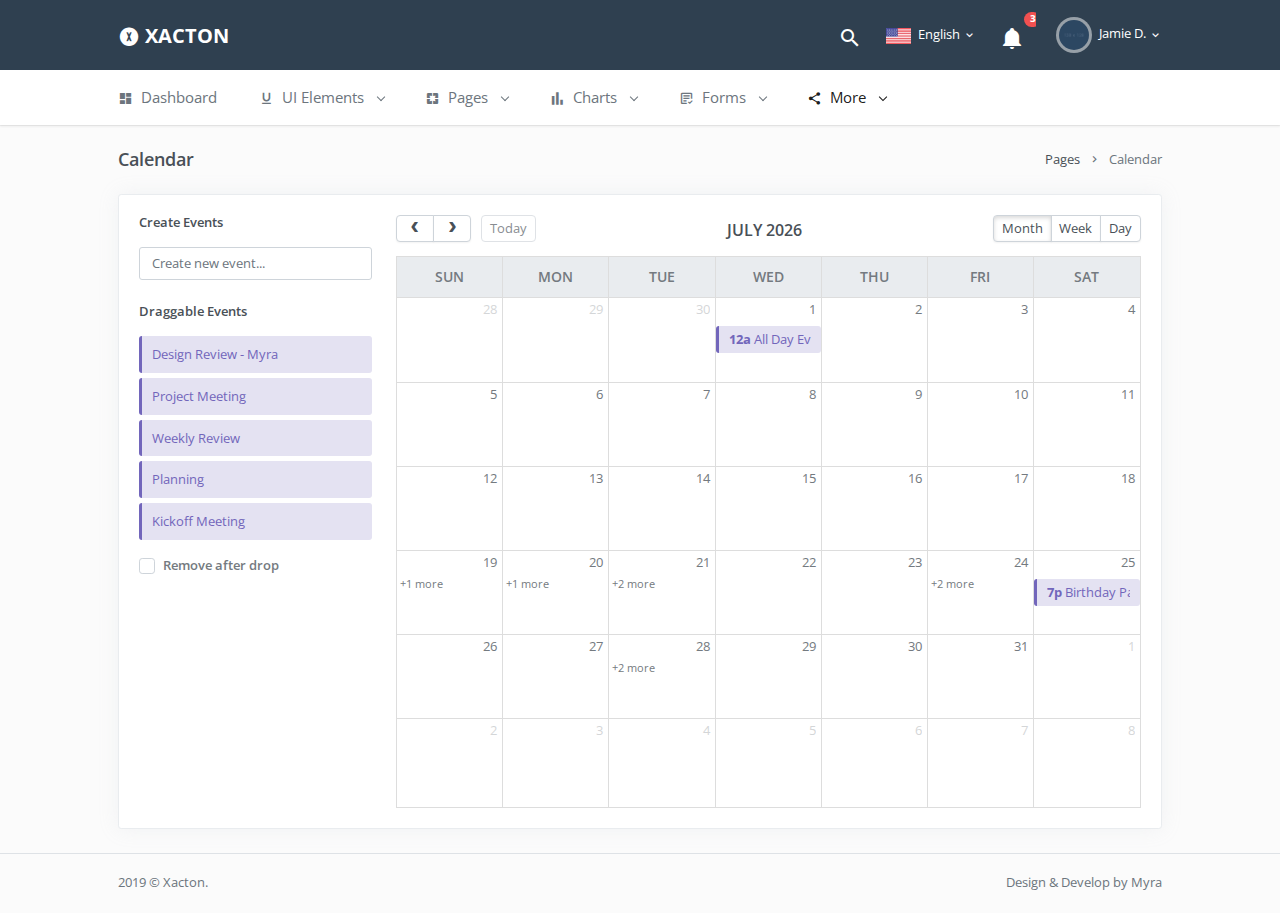
<file: plantilla/Admin/horizontal/calendar.html>
<!DOCTYPE html>
<html lang="en">

    <head>
        <meta charset="utf-8" />
        <title>Xacton - Admin & Dashboard Template</title>
        <meta name="viewport" content="width=device-width, initial-scale=1, shrink-to-fit=no">
        <meta content="Premium Multipurpose Admin & Dashboard Template" name="description" />
        <meta content="MyraStudio" name="author" />
        <meta http-equiv="X-UA-Compatible" content="IE=edge" />

        <!-- App favicon -->
        <link rel="shortcut icon" href="assets/images/favicon.ico">

        <!--calendar css-->
        <link href="../plugins/fullcalendar/css/fullcalendar.min.css" rel="stylesheet" />


        <!-- App css -->
        <link href="assets/css/bootstrap.min.css" rel="stylesheet" type="text/css" />
        <link href="assets/css/icons.min.css" rel="stylesheet" type="text/css" />
        <link href="assets/css/theme.min.css" rel="stylesheet" type="text/css" />

    </head>

    <body>

        <!-- Begin page -->
        <div id="layout-wrapper">

            <div class="main-content">

                <header id="page-topbar">
                    <div class="navbar-header">
                        <!-- LOGO -->
                        <div class="navbar-brand-box d-flex align-items-left">
                            <a href="index.html" class="logo">
                                <i class="mdi mdi-alpha-x-circle"></i>
                                <span>
                                    Xacton
                                </span>
                            </a>

                            <button type="button" class="btn btn-sm mr-2 font-size-16 d-lg-none header-item waves-effect waves-light" data-toggle="collapse" data-target="#topnav-menu-content">
                                <i class="fa fa-fw fa-bars"></i>
                            </button>
                        </div>
        
                        <div class="d-flex align-items-center">
        
                            <div class="dropdown d-inline-block ml-2">
                                <button type="button" class="btn header-item noti-icon waves-effect waves-light" id="page-header-search-dropdown"
                                    data-toggle="dropdown" aria-haspopup="true" aria-expanded="false">
                                    <i class="mdi mdi-magnify"></i>
                                </button>
                                <div class="dropdown-menu dropdown-menu-lg dropdown-menu-right p-0"
                                    aria-labelledby="page-header-search-dropdown">
                                    
                                    <form class="p-3">
                                        <div class="form-group m-0">
                                            <div class="input-group">
                                                <input type="text" class="form-control" placeholder="Search ..." aria-label="Recipient's username">
                                                <div class="input-group-append">
                                                    <button class="btn btn-primary" type="submit"><i class="mdi mdi-magnify"></i></button>
                                                </div>
                                            </div>
                                        </div>
                                    </form>
                                </div>
                            </div>
        
                            <div class="dropdown d-inline-block">
                                <button type="button" class="btn header-item waves-effect waves-light" id="page-header-user-dropdown"
                                    data-toggle="dropdown" aria-haspopup="true" aria-expanded="false">
                                    <img class="" src="assets/images/flags/us.jpg"alt="Header Language" height="16">
                                    <span class="d-none d-sm-inline-block ml-1">English</span>
                                    <i class="mdi mdi-chevron-down d-none d-sm-inline-block"></i>
                                </button>
                                <div class="dropdown-menu dropdown-menu-right">
                                    
                                    <!-- item-->
                                    <a href="javascript:void(0);" class="dropdown-item notify-item">
                                        <img src="assets/images/flags/spain.jpg" alt="user-image" class="mr-1" height="12"> <span class="align-middle">Spanish</span>
                                    </a>
        
                                    <!-- item-->
                                    <a href="javascript:void(0);" class="dropdown-item notify-item">
                                        <img src="assets/images/flags/germany.jpg" alt="user-image" class="mr-1" height="12"> <span class="align-middle">German</span>
                                    </a>
        
                                    <!-- item-->
                                    <a href="javascript:void(0);" class="dropdown-item notify-item">
                                        <img src="assets/images/flags/italy.jpg" alt="user-image" class="mr-1" height="12"> <span class="align-middle">Italian</span>
                                    </a>
        
                                    <!-- item-->
                                    <a href="javascript:void(0);" class="dropdown-item notify-item">
                                        <img src="assets/images/flags/russia.jpg" alt="user-image" class="mr-1" height="12"> <span class="align-middle">Russian</span>
                                    </a>
                                </div>
                            </div>
        
                            <div class="dropdown d-inline-block">
                                <button type="button" class="btn header-item noti-icon waves-effect waves-light" id="page-header-notifications-dropdown"
                                    data-toggle="dropdown" aria-haspopup="true" aria-expanded="false">
                                    <i class="mdi mdi-bell"></i>
                                    <span class="badge badge-danger badge-pill">3</span>
                                </button>
                                <div class="dropdown-menu dropdown-menu-lg dropdown-menu-right p-0"
                                    aria-labelledby="page-header-notifications-dropdown">
                                    <div class="p-3">
                                        <div class="row align-items-center">
                                            <div class="col">
                                                <h6 class="m-0"> Notifications </h6>
                                            </div>
                                            <div class="col-auto">
                                                <a href="#!" class="small"> View All</a>
                                            </div>
                                        </div>
                                    </div>
                                    <div data-simplebar style="max-height: 230px;">
                                        <a href="" class="text-reset notification-item">
                                            <div class="media">
                                                <img src="assets/images/users/avatar-2.jpg"
                                                    class="mr-3 rounded-circle avatar-xs" alt="user-pic">
                                                <div class="media-body">
                                                    <h6 class="mt-0 mb-1">Samuel Coverdale</h6>
                                                    <p class="font-size-12 mb-1">You have new follower on Instagram</p>
                                                    <p class="font-size-12 mb-0 text-muted"><i class="mdi mdi-clock-outline"></i> 2 min ago</p>
                                                </div>
                                            </div>
                                        </a>
                                        <a href="" class="text-reset notification-item">
                                            <div class="media">
                                                <div class="avatar-xs mr-3">
                                                    <span class="avatar-title bg-success rounded-circle">
                                                        <i class="mdi mdi-cloud-download-outline"></i>
                                                    </span>
                                                </div>
                                                <div class="media-body">
                                                    <h6 class="mt-0 mb-1">Download Available !</h6>
                                                    <p class="font-size-12 mb-1">Latest version of admin is now available. Please download here.</p>
                                                    <p class="font-size-12 mb-0 text-muted"><i class="mdi mdi-clock-outline"></i> 4 hours ago</p>
                                                </div>
                                            </div>
                                        </a>
                                        <a href="" class="text-reset notification-item">
                                            <div class="media">
                                                <img src="assets/images/users/avatar-3.jpg"
                                                    class="mr-3 rounded-circle avatar-xs" alt="user-pic">
                                                <div class="media-body">
                                                    <h6 class="mt-0 mb-1">Victoria Mendis</h6>
                                                    <p class="font-size-12 mb-1">Just upgraded to premium account.</p>
                                                    <p class="font-size-12 mb-0 text-muted"><i class="mdi mdi-clock-outline"></i> 1 day ago</p>
                                                </div>
                                            </div>
                                        </a>
                                    </div>
                                    <div class="p-2 border-top">
                                        <a class="btn btn-sm btn-light btn-block text-center" href="javascript:void(0)">
                                            <i class="mdi mdi-arrow-down-circle mr-1"></i> Load More..
                                        </a>
                                    </div>
                                </div>
                            </div>
        
                            <div class="dropdown d-inline-block ml-2">
                                <button type="button" class="btn header-item waves-effect waves-light" id="page-header-user-dropdown"
                                    data-toggle="dropdown" aria-haspopup="true" aria-expanded="false">
                                    <img class="rounded-circle header-profile-user" src="assets/images/users/avatar-3.jpg"
                                        alt="Header Avatar">
                                    <span class="d-none d-sm-inline-block ml-1">Jamie D.</span>
                                    <i class="mdi mdi-chevron-down d-none d-sm-inline-block"></i>
                                </button>
                                <div class="dropdown-menu dropdown-menu-right">
                                    <a class="dropdown-item d-flex align-items-center justify-content-between" href="javascript:void(0)">
                                        <span>Inbox</span>
                                        <span>
                                            <span class="badge badge-pill badge-info">3</span>
                                        </span>
                                    </a>
                                    <a class="dropdown-item d-flex align-items-center justify-content-between" href="javascript:void(0)">
                                        <span>Profile</span>
                                        <span>
                                            <span class="badge badge-pill badge-warning">1</span>
                                        </span>
                                    </a>
                                    <a class="dropdown-item d-flex align-items-center justify-content-between" href="javascript:void(0)">
                                        Settings
                                    </a>
                                    <a class="dropdown-item d-flex align-items-center justify-content-between" href="javascript:void(0)">
                                        <span>Lock Account</span>
                                    </a>
                                    <a class="dropdown-item d-flex align-items-center justify-content-between" href="javascript:void(0)">
                                        <span>Log Out</span>
                                    </a>
                                </div>
                            </div>
                            
                        </div>
                    </div>
                </header>

                <div class="topnav">
                    <div class="container-fluid">
                        <nav class="navbar navbar-light navbar-expand-lg topnav-menu">
                            
                            <div class="collapse navbar-collapse" id="topnav-menu-content">
                                <ul class="navbar-nav">
                                    <li class="nav-item">
                                        <a class="nav-link" href="index.html">
                                            <i class="mdi mdi-view-dashboard mr-2"></i>Dashboard
                                        </a>
                                    </li>
                                
                                    <li class="nav-item dropdown">
                                        <a class="nav-link dropdown-toggle arrow-none" href="#" id="topnav-components" role="button" data-toggle="dropdown" aria-haspopup="true" aria-expanded="false">
                                            <i class="mdi mdi-format-underline mr-2"></i>UI Elements <div class="arrow-down"></div>
                                        </a>
                                        <div class="dropdown-menu" aria-labelledby="topnav-components">
                                            <a href="ui-buttons.html" class="dropdown-item">Buttons</a>
                                            <a href="ui-cards.html" class="dropdown-item">Cards</a>
                                            <a href="ui-carousel.html" class="dropdown-item">Carousel</a>
                                            <a href="ui-embeds.html" class="dropdown-item">Embeds</a>
                                            <a href="ui-general.html" class="dropdown-item">General</a>
                                            <a href="ui-grid.html" class="dropdown-item">Grid</a>
                                            <a href="ui-media-objects.html" class="dropdown-item">Media Objects</a>
                                            <a href="ui-modals.html" class="dropdown-item">Modals</a>
                                            <a href="ui-progressbars.html" class="dropdown-item">Progress Bars</a>
                                            <a href="ui-tabs.html" class="dropdown-item">Tabs</a>
                                            <a href="ui-typography.html" class="dropdown-item">Typography</a>
                                            <a href="ui-toasts.html" class="dropdown-item">Toasts</a>
                                            <a href="ui-tooltips-popovers.html" class="dropdown-item">Tooltips & Popovers</a>
                                            <a href="ui-scrollspy.html" class="dropdown-item">Scrollspy</a>
                                            <a href="ui-spinners.html" class="dropdown-item">Spinners</a>
                                            <a href="ui-sweetalerts.html" class="dropdown-item">Sweet Alerts</a>
                                        </div>
                                    </li>

                                    <li class="nav-item dropdown">
                                        <a class="nav-link dropdown-toggle arrow-none" href="#" id="topnav-pages" role="button" data-toggle="dropdown" aria-haspopup="true" aria-expanded="false">
                                            <i class="mdi mdi-google-pages mr-2"></i>Pages <div class="arrow-down"></div>
                                        </a>
                                        <div class="dropdown-menu" aria-labelledby="topnav-pages">
                                            <div class="dropdown">
                                                <a class="dropdown-item dropdown-toggle arrow-none" href="#" id="topnav-auth" role="button" data-toggle="dropdown" aria-haspopup="true" aria-expanded="false">
                                                    Auth Pages <div class="arrow-down"></div>
                                                </a>
                                                <div class="dropdown-menu" aria-labelledby="topnav-auth">
                                                    <a href="auth-login.html" class="dropdown-item">Login</a>
                                                    <a href="auth-register.html" class="dropdown-item">Register</a>
                                                    <a href="auth-recoverpw.html" class="dropdown-item">Recover Password</a>
                                                    <a href="auth-lock-screen.html" class="dropdown-item">Lock Screen</a>
                                                    <a href="auth-404.html" class="dropdown-item">Error 404</a>
                                                    <a href="auth-500.html" class="dropdown-item">Error 500</a>
                                                </div>
                                            </div>
                                            <a href="pages-invoice.html" class="dropdown-item">Invoice</a>
                                            <a href="pages-starter.html" class="dropdown-item">Starter Page</a>
                                            <a href="pages-maintenance.html" class="dropdown-item">Maintenance</a>
                                            <a href="pages-faqs.html" class="dropdown-item">FAQs</a>
                                            <a href="pages-pricing.html" class="dropdown-item">Pricing</a>
                                        </div>
                                    </li>

                                    <li class="nav-item dropdown">
                                        <a class="nav-link dropdown-toggle arrow-none" href="#" id="topnav-charts" role="button" data-toggle="dropdown" aria-haspopup="true" aria-expanded="false">
                                            <i class="mdi mdi-poll mr-2"></i>Charts <div class="arrow-down"></div>
                                        </a>
                                        <div class="dropdown-menu" aria-labelledby="topnav-charts">
                                            <a href="charts-morris.html" class="dropdown-item">Morris</a>
                                            <a href="charts-google.html" class="dropdown-item">Google</a>
                                            <a href="charts-chartjs.html" class="dropdown-item">Chartjs</a>
                                            <a href="charts-sparkline.html" class="dropdown-item">Sparkline</a>
                                            <a href="charts-knob.html" class="dropdown-item">Jquery Knob</a>
                                        </div>
                                    </li>

                                    <li class="nav-item dropdown">
                                        <a class="nav-link dropdown-toggle arrow-none" href="#" id="topnav-forms" role="button" data-toggle="dropdown" aria-haspopup="true" aria-expanded="false">
                                            <i class="mdi mdi-file-document-box-check-outline mr-2"></i>Forms <div class="arrow-down"></div>
                                        </a>
                                        <div class="dropdown-menu" aria-labelledby="topnav-forms">
                                            <a href="forms-elements.html" class="dropdown-item">Elements</a>
                                            <a href="forms-plugins.html" class="dropdown-item">Plugins</a>
                                            <a href="forms-validation.html" class="dropdown-item">Validation</a>
                                            <a href="forms-mask.html" class="dropdown-item">Masks</a>
                                            <a href="forms-quilljs.html" class="dropdown-item">Quilljs</a>
                                            <a href="forms-uploads.html" class="dropdown-item">File Uploads</a>
                                        </div>
                                    </li>

                                    <li class="nav-item dropdown">
                                        <a class="nav-link dropdown-toggle arrow-none" href="#" id="topnav-more" role="button" data-toggle="dropdown" aria-haspopup="true" aria-expanded="false">
                                            <i class="mdi mdi-share-variant mr-2"></i>More <div class="arrow-down"></div>
                                        </a>
                                        <div class="dropdown-menu" aria-labelledby="topnav-more">
                                            <a href="calendar.html" class="dropdown-item">Calendar</a>
                                            <div class="dropdown">
                                                <a class="dropdown-item dropdown-toggle arrow-none" href="#" id="topnav-tables" role="button" data-toggle="dropdown" aria-haspopup="true" aria-expanded="false">
                                                    Tables <div class="arrow-down"></div>
                                                </a>
                                                <div class="dropdown-menu" aria-labelledby="topnav-tables">
                                                    <a href="tables-basic.html" class="dropdown-item">Basic Tables</a>
                                                    <a href="tables-datatables.html" class="dropdown-item">Data Tables</a>
                                                </div>
                                            </div>
                                            <div class="dropdown">
                                                <a class="dropdown-item dropdown-toggle arrow-none" href="#" id="topnav-icons" role="button" data-toggle="dropdown" aria-haspopup="true" aria-expanded="false">
                                                    Icons <div class="arrow-down"></div>
                                                </a>
                                                <div class="dropdown-menu" aria-labelledby="topnav-icons">
                                                    <a href="icons-feather.html" class="dropdown-item">Feather Icons</a>
                                                    <a href="icons-materialdesign.html" class="dropdown-item">Material Design</a>
                                                    <a href="icons-dripicons.html" class="dropdown-item">Dripicons</a>
                                                    <a href="icons-fontawesome.html" class="dropdown-item">Font awesome</a>
                                                </div>
                                            </div>
                                            <div class="dropdown">
                                                <a class="dropdown-item dropdown-toggle arrow-none" href="#" id="topnav-maps" role="button" data-toggle="dropdown" aria-haspopup="true" aria-expanded="false">
                                                    Maps <div class="arrow-down"></div>
                                                </a>
                                                <div class="dropdown-menu" aria-labelledby="topnav-maps">
                                                    <a href="maps-google.html" class="dropdown-item">Google Maps</a>
                                                    <a href="maps-vector.html" class="dropdown-item">Vector Maps</a>
                                                </div>
                                            </div>
                                        </div>
                                    </li>

                                </ul>
                            </div>
                        </nav>
                    </div>
                </div>                

                <div class="page-content">
                    <div class="container-fluid">
                        <!-- start page title -->
                        <div class="row">
                                <div class="col-12">
                                    <div class="page-title-box d-flex align-items-center justify-content-between">
                                        <h4 class="mb-0 font-size-18">Calendar</h4>
        
                                        <div class="page-title-right">
                                            <ol class="breadcrumb m-0">
                                                <li class="breadcrumb-item"><a href="javascript: void(0);">Pages</a></li>
                                                <li class="breadcrumb-item active">Calendar</li>
                                            </ol>
                                        </div>
                                        
                                    </div>
                                </div>
                            </div>     
                            <!-- end page title -->
        
                            <div class="row">
                                <div class="col-12">
                                    <div class="card m-b-30">
                                        <div class="card-body">
            
                                            <div class="row">
                                                <div class="col-lg-3 col-md-4">
            
                                                    <h6 class="mb-3">Create Events</h6>
                                                    <form method="post" id="add_event_form">
                                                        <input type="text" class="form-control new-event-form" placeholder="Create new event..." />
                                                    </form>
            
                                                    <div id='external-events' class="mt-4">
                                                        <h6 class="mb-3">Draggable Events</h6>
                                                        <div class='fc-event'>Design Review - Myra</div>
                                                        <div class='fc-event'>Project Meeting</div>
                                                        <div class='fc-event'>Weekly Review</div>
                                                        <div class='fc-event'>Planning</div>
                                                        <div class='fc-event'>Kickoff Meeting</div>
                                                    </div>
            
                                                    <!-- checkbox -->
                                                    <div class="custom-control custom-checkbox mt-3">
                                                        <input type="checkbox" class="custom-control-input" id="drop-remove" data-parsley-multiple="groups" data-parsley-mincheck="2">
                                                        <label class="custom-control-label" for="drop-remove">Remove after drop</label>
                                                    </div>
            
                                                </div>
            
                                                <div id='calendar' class="col-lg-9 col-md-8 mt-3 mt-lg-0"></div>
            
                                            </div>
                                            <!-- end row -->
            
                                        </div>
                                    </div>
                                </div> <!-- end col -->
                            </div> <!-- end row --> 

                        
                    </div> <!-- container-fluid -->
                </div>
                <!-- End Page-content -->

                <footer class="footer">
                    <div class="container-fluid">
                        <div class="row">
                            <div class="col-md-6">
                                <div class="text-center text-lg-left">
                                    2019 © Xacton.
                                </div>
                            </div>
                            <div class="col-md-6">
                                <div class="text-right d-none d-lg-block">
                                    Design & Develop by Myra
                                </div>
                            </div>
                        </div>
                    </div>
                </footer>

            </div>
            <!-- end main content-->

        </div>
        <!-- END layout-wrapper -->


        <!-- jQuery  -->
        <script src="assets/js/jquery.min.js"></script>
        <script src="assets/js/bootstrap.bundle.min.js"></script>
        <script src="assets/js/waves.js"></script>
        <script src="assets/js/simplebar.min.js"></script>

        <script src="../plugins/jquery-ui/jquery-ui.min.js"></script>
        <script src="../plugins/moment/moment.js"></script>
        <script src='../plugins/fullcalendar/js/fullcalendar.min.js'></script>
        <script src="assets/pages/calendar-demo.js"></script>
    
    

        <!-- App js -->
        <script src="assets/js/theme.js"></script>

    </body>

</html>
</file>
<file: plantilla/Documentation/css/prettify.css>
/* Pretty printing styles. Used with prettify.js.
 *
 * This version is slight modified based on the original version.
 *
 * Name:	Stanley Ng
 * Email: 	stanleyhlng@googlegroups.com
 * 
 * Reference:
 * http://code.google.com/p/google-code-prettify/source/browse/trunk/src/prettify.css
 */
.pln {
  color: #48484C; }

.str {
  color: #DD1144; }

.kwd {
  color: #1E347B; }

.com {
  color: #93A1A1; }

.typ {
  color: teal; }

.lit {
  color: #195F91; }

.pun {
  color: #93A1A1; }

.opn {
  color: #93A1A1; }

.clo {
  color: #93A1A1; }

.tag {
  color: #008; }

.atn {
  color: teal; }

.atv {
  color: #DD1144; }

.dec {
  color: teal; }

.var {
  color: teal; }

.fun {
  color: #DC322F; }

/* Put a border around prettyprinted code snippets. */
pre.prettyprint {
  background-color: #F7F7F9;
  padding: 10px;
  border: 1px solid #E1E1E8; }

pre.prettyprint.linenums {
  box-shadow: 40px 0 0 #FBFBFC inset, 41px 0 0 #ECECF0 inset; }

/* Specify class=linenums on a pre to get line numbering */
ol.linenums {
  color: #1E347B;
  margin: 0 0 0 40px; }

ol.linenums li {
  color: #BEBEC5;
  line-height: 18px;
  padding-left: 12px;
  text-shadow: 0 1px 0 #FFFFFF; }

li.L0,
li.L1,
li.L2,
li.L3,
li.L5,
li.L6,
li.L7,
li.L8 {
  list-style-type: normal; }

/* Alternate shading for lines */
li.L1,
li.L3,
li.L5,
li.L7,
li.L9 {
  background: #eee; }
</file>
<file: plantilla/Documentation/css/styles.css>
body {
  font-family: 'Roboto', sans-serif;
  font-weight: 400;
  color: #666;
  background-color: #edf0f0;
  font-size: 14px;
  line-height: 22px;
  overflow-x:hidden;
}
a {
  color: inherit;
}
a:hover,
a:focus {
  color: #317eeb;
  outline: none;
  text-decoration: none;
}

.p-t-20 {
	padding-top: 2em;
}

.p-t-50 {
  padding-top: 5em;
}
.list-none {
  list-style: none;
}

.navbar-default {
	border: none;
  margin-bottom: 0px;
  background-color: #343d46;
  border-radius: 0px;
	padding-top: 4px;
	padding-bottom: 4px;
}

.navbar-brand {
	height: auto;
	font-weight: 700;
	font-size: 20px;
  color: #fff !important;
  display: block;
  float: none;
  text-align: center;
}

.bg-dark {
  background-color: #0c1021;
}

.alert-success {
    color: #01ba9a;
    border: 0;
    background-color: rgba(1,186,154,.15);
}

.copy {
  padding-top: 20px;
}

/* Toggle Styles */


/* this css is taken from Start Bootstrap - Simple Sidebar HTML Template (http://startbootstrap.com) */
#wrapper {
    padding-left: 0;
    -webkit-transition: all 0.5s ease;
    -moz-transition: all 0.5s ease;
    -o-transition: all 0.5s ease;
    transition: all 0.5s ease;
}

#sidebar-wrapper {
    background: #ffffff;
    box-shadow: 0 1px 3px rgba(0, 0, 0, 0.15);
    z-index: 1000;
    position: fixed;
    left: 250px;
    width: 0;
    height: 100%;
    overflow-y: auto;
    -webkit-transition: all 0.5s ease;
    -moz-transition: all 0.5s ease;
    -o-transition: all 0.5s ease;
    transition: all 0.5s ease;
}

#wrapper.toggled #sidebar-wrapper {
    width: 250px;
}

#page-content-wrapper {
    width: 100%;
    position: absolute;
    padding: 15px;
    top: 70px;
}

#wrapper.toggled #page-content-wrapper {
    position: absolute;
    margin-right: -250px;
}

/* Sidebar Styles */

.sidebar-nav {
    position: absolute;
    top: 0;
    width: 250px;
    margin: 0;
    padding: 0;
    list-style: none;
    top: 2em;
}

.sidebar-nav li {
    text-indent: 20px;
    line-height: 40px;
}

.sidebar-nav li a {
    display: block;
    text-decoration: none;
    color: #444;
}

.sidebar-nav li a:hover {
    text-decoration: none;
    color: #111;
    background: rgba(0,0,0,0.05);
}

.sidebar-nav li a:active,
.sidebar-nav li a:focus {
    text-decoration: none;
}

.sidebar-nav > .sidebar-brand {
    height: 65px;
    font-size: 18px;
    line-height: 60px;
}

.sidebar-nav > .sidebar-brand a {
    color: #999999;
}

.sidebar-nav > .sidebar-brand a:hover {
    color: #fff;
    background: none;
}

@media(min-width:768px) {
  
    #wrapper.toggled {
        padding-left: 0;
    }

    #sidebar-wrapper {
        width: 250px;
    }

    #wrapper.toggled #sidebar-wrapper {
        width: 0;
    }

    #page-content-wrapper {
        padding: 20px;
        position: relative;
    }

    #wrapper.toggled #page-content-wrapper {
        position: relative;
        margin-right: 0;
    }
}

/* right bar */
.right-bar {
  background-color: #fff;
  padding: 10px 30px;
  font-size: 15px;
}

.page-header {
  padding-bottom: 9px;
  margin: 40px 0 20px;
  border-bottom: 1px solid #eee;
  font-weight: 500;
}

#plugin-list li,#plugin-list li a {
  font-size: 15px;
}

b, strong {
  font-weight: 500;
}

.navbar-header {
  float: none;
}

.credit-list li{
  padding: 5px 0;
}

.title-main {
  margin-top: 50px;
}
</file>
<file: rauljr/public_html/assets/vendors/themify-icons/css/themify-icons.css>
@font-face {
	font-family: 'themify';
	src:url("../fonts/themify.eot?-fvbane");
	src:url("../fonts/themify.eot?#iefix-fvbane") format("embedded-opentype"),
		url("../fonts/themify.woff?-fvbane") format("woff"),
		url("../fonts/themify.ttf?-fvbane") format("truetype"),
		url("../fonts/themify.svg?-fvbane#themify") format("svg");
	font-weight: normal;
	font-style: normal;
}

[class^="ti-"], [class*=" ti-"] {
	font-family: 'themify';
	speak: none;
	font-style: normal;
	font-weight: normal;
	font-variant: normal;
	text-transform: none;
	line-height: 1;

	/* Better Font Rendering =========== */
	-webkit-font-smoothing: antialiased;
	-moz-osx-font-smoothing: grayscale;
}

.ti-wand:before {
	content: "\e600";
}
.ti-volume:before {
	content: "\e601";
}
.ti-user:before {
	content: "\e602";
}
.ti-unlock:before {
	content: "\e603";
}
.ti-unlink:before {
	content: "\e604";
}
.ti-trash:before {
	content: "\e605";
}
.ti-thought:before {
	content: "\e606";
}
.ti-target:before {
	content: "\e607";
}
.ti-tag:before {
	content: "\e608";
}
.ti-tablet:before {
	content: "\e609";
}
.ti-star:before {
	content: "\e60a";
}
.ti-spray:before {
	content: "\e60b";
}
.ti-signal:before {
	content: "\e60c";
}
.ti-shopping-cart:before {
	content: "\e60d";
}
.ti-shopping-cart-full:before {
	content: "\e60e";
}
.ti-settings:before {
	content: "\e60f";
}
.ti-search:before {
	content: "\e610";
}
.ti-zoom-in:before {
	content: "\e611";
}
.ti-zoom-out:before {
	content: "\e612";
}
.ti-cut:before {
	content: "\e613";
}
.ti-ruler:before {
	content: "\e614";
}
.ti-ruler-pencil:before {
	content: "\e615";
}
.ti-ruler-alt:before {
	content: "\e616";
}
.ti-bookmark:before {
	content: "\e617";
}
.ti-bookmark-alt:before {
	content: "\e618";
}
.ti-reload:before {
	content: "\e619";
}
.ti-plus:before {
	content: "\e61a";
}
.ti-pin:before {
	content: "\e61b";
}
.ti-pencil:before {
	content: "\e61c";
}
.ti-pencil-alt:before {
	content: "\e61d";
}
.ti-paint-roller:before {
	content: "\e61e";
}
.ti-paint-bucket:before {
	content: "\e61f";
}
.ti-na:before {
	content: "\e620";
}
.ti-mobile:before {
	content: "\e621";
}
.ti-minus:before {
	content: "\e622";
}
.ti-medall:before {
	content: "\e623";
}
.ti-medall-alt:before {
	content: "\e624";
}
.ti-marker:before {
	content: "\e625";
}
.ti-marker-alt:before {
	content: "\e626";
}
.ti-arrow-up:before {
	content: "\e627";
}
.ti-arrow-right:before {
	content: "\e628";
}
.ti-arrow-left:before {
	content: "\e629";
}
.ti-arrow-down:before {
	content: "\e62a";
}
.ti-lock:before {
	content: "\e62b";
}
.ti-location-arrow:before {
	content: "\e62c";
}
.ti-link:before {
	content: "\e62d";
}
.ti-layout:before {
	content: "\e62e";
}
.ti-layers:before {
	content: "\e62f";
}
.ti-layers-alt:before {
	content: "\e630";
}
.ti-key:before {
	content: "\e631";
}
.ti-import:before {
	content: "\e632";
}
.ti-image:before {
	content: "\e633";
}
.ti-heart:before {
	content: "\e634";
}
.ti-heart-broken:before {
	content: "\e635";
}
.ti-hand-stop:before {
	content: "\e636";
}
.ti-hand-open:before {
	content: "\e637";
}
.ti-hand-drag:before {
	content: "\e638";
}
.ti-folder:before {
	content: "\e639";
}
.ti-flag:before {
	content: "\e63a";
}
.ti-flag-alt:before {
	content: "\e63b";
}
.ti-flag-alt-2:before {
	content: "\e63c";
}
.ti-eye:before {
	content: "\e63d";
}
.ti-export:before {
	content: "\e63e";
}
.ti-exchange-vertical:before {
	content: "\e63f";
}
.ti-desktop:before {
	content: "\e640";
}
.ti-cup:before {
	content: "\e641";
}
.ti-crown:before {
	content: "\e642";
}
.ti-comments:before {
	content: "\e643";
}
.ti-comment:before {
	content: "\e644";
}
.ti-comment-alt:before {
	content: "\e645";
}
.ti-close:before {
	content: "\e646";
}
.ti-clip:before {
	content: "\e647";
}
.ti-angle-up:before {
	content: "\e648";
}
.ti-angle-right:before {
	content: "\e649";
}
.ti-angle-left:before {
	content: "\e64a";
}
.ti-angle-down:before {
	content: "\e64b";
}
.ti-check:before {
	content: "\e64c";
}
.ti-check-box:before {
	content: "\e64d";
}
.ti-camera:before {
	content: "\e64e";
}
.ti-announcement:before {
	content: "\e64f";
}
.ti-brush:before {
	content: "\e650";
}
.ti-briefcase:before {
	content: "\e651";
}
.ti-bolt:before {
	content: "\e652";
}
.ti-bolt-alt:before {
	content: "\e653";
}
.ti-blackboard:before {
	content: "\e654";
}
.ti-bag:before {
	content: "\e655";
}
.ti-move:before {
	content: "\e656";
}
.ti-arrows-vertical:before {
	content: "\e657";
}
.ti-arrows-horizontal:before {
	content: "\e658";
}
.ti-fullscreen:before {
	content: "\e659";
}
.ti-arrow-top-right:before {
	content: "\e65a";
}
.ti-arrow-top-left:before {
	content: "\e65b";
}
.ti-arrow-circle-up:before {
	content: "\e65c";
}
.ti-arrow-circle-right:before {
	content: "\e65d";
}
.ti-arrow-circle-left:before {
	content: "\e65e";
}
.ti-arrow-circle-down:before {
	content: "\e65f";
}
.ti-angle-double-up:before {
	content: "\e660";
}
.ti-angle-double-right:before {
	content: "\e661";
}
.ti-angle-double-left:before {
	content: "\e662";
}
.ti-angle-double-down:before {
	content: "\e663";
}
.ti-zip:before {
	content: "\e664";
}
.ti-world:before {
	content: "\e665";
}
.ti-wheelchair:before {
	content: "\e666";
}
.ti-view-list:before {
	content: "\e667";
}
.ti-view-list-alt:before {
	content: "\e668";
}
.ti-view-grid:before {
	content: "\e669";
}
.ti-uppercase:before {
	content: "\e66a";
}
.ti-upload:before {
	content: "\e66b";
}
.ti-underline:before {
	content: "\e66c";
}
.ti-truck:before {
	content: "\e66d";
}
.ti-timer:before {
	content: "\e66e";
}
.ti-ticket:before {
	content: "\e66f";
}
.ti-thumb-up:before {
	content: "\e670";
}
.ti-thumb-down:before {
	content: "\e671";
}
.ti-text:before {
	content: "\e672";
}
.ti-stats-up:before {
	content: "\e673";
}
.ti-stats-down:before {
	content: "\e674";
}
.ti-split-v:before {
	content: "\e675";
}
.ti-split-h:before {
	content: "\e676";
}
.ti-smallcap:before {
	content: "\e677";
}
.ti-shine:before {
	content: "\e678";
}
.ti-shift-right:before {
	content: "\e679";
}
.ti-shift-left:before {
	content: "\e67a";
}
.ti-shield:before {
	content: "\e67b";
}
.ti-notepad:before {
	content: "\e67c";
}
.ti-server:before {
	content: "\e67d";
}
.ti-quote-right:before {
	content: "\e67e";
}
.ti-quote-left:before {
	content: "\e67f";
}
.ti-pulse:before {
	content: "\e680";
}
.ti-printer:before {
	content: "\e681";
}
.ti-power-off:before {
	content: "\e682";
}
.ti-plug:before {
	content: "\e683";
}
.ti-pie-chart:before {
	content: "\e684";
}
.ti-paragraph:before {
	content: "\e685";
}
.ti-panel:before {
	content: "\e686";
}
.ti-package:before {
	content: "\e687";
}
.ti-music:before {
	content: "\e688";
}
.ti-music-alt:before {
	content: "\e689";
}
.ti-mouse:before {
	content: "\e68a";
}
.ti-mouse-alt:before {
	content: "\e68b";
}
.ti-money:before {
	content: "\e68c";
}
.ti-microphone:before {
	content: "\e68d";
}
.ti-menu:before {
	content: "\e68e";
}
.ti-menu-alt:before {
	content: "\e68f";
}
.ti-map:before {
	content: "\e690";
}
.ti-map-alt:before {
	content: "\e691";
}
.ti-loop:before {
	content: "\e692";
}
.ti-location-pin:before {
	content: "\e693";
}
.ti-list:before {
	content: "\e694";
}
.ti-light-bulb:before {
	content: "\e695";
}
.ti-Italic:before {
	content: "\e696";
}
.ti-info:before {
	content: "\e697";
}
.ti-infinite:before {
	content: "\e698";
}
.ti-id-badge:before {
	content: "\e699";
}
.ti-hummer:before {
	content: "\e69a";
}
.ti-home:before {
	content: "\e69b";
}
.ti-help:before {
	content: "\e69c";
}
.ti-headphone:before {
	content: "\e69d";
}
.ti-harddrives:before {
	content: "\e69e";
}
.ti-harddrive:before {
	content: "\e69f";
}
.ti-gift:before {
	content: "\e6a0";
}
.ti-game:before {
	content: "\e6a1";
}
.ti-filter:before {
	content: "\e6a2";
}
.ti-files:before {
	content: "\e6a3";
}
.ti-file:before {
	content: "\e6a4";
}
.ti-eraser:before {
	content: "\e6a5";
}
.ti-envelope:before {
	content: "\e6a6";
}
.ti-download:before {
	content: "\e6a7";
}
.ti-direction:before {
	content: "\e6a8";
}
.ti-direction-alt:before {
	content: "\e6a9";
}
.ti-dashboard:before {
	content: "\e6aa";
}
.ti-control-stop:before {
	content: "\e6ab";
}
.ti-control-shuffle:before {
	content: "\e6ac";
}
.ti-control-play:before {
	content: "\e6ad";
}
.ti-control-pause:before {
	content: "\e6ae";
}
.ti-control-forward:before {
	content: "\e6af";
}
.ti-control-backward:before {
	content: "\e6b0";
}
.ti-cloud:before {
	content: "\e6b1";
}
.ti-cloud-up:before {
	content: "\e6b2";
}
.ti-cloud-down:before {
	content: "\e6b3";
}
.ti-clipboard:before {
	content: "\e6b4";
}
.ti-car:before {
	content: "\e6b5";
}
.ti-calendar:before {
	content: "\e6b6";
}
.ti-book:before {
	content: "\e6b7";
}
.ti-bell:before {
	content: "\e6b8";
}
.ti-basketball:before {
	content: "\e6b9";
}
.ti-bar-chart:before {
	content: "\e6ba";
}
.ti-bar-chart-alt:before {
	content: "\e6bb";
}
.ti-back-right:before {
	content: "\e6bc";
}
.ti-back-left:before {
	content: "\e6bd";
}
.ti-arrows-corner:before {
	content: "\e6be";
}
.ti-archive:before {
	content: "\e6bf";
}
.ti-anchor:before {
	content: "\e6c0";
}
.ti-align-right:before {
	content: "\e6c1";
}
.ti-align-left:before {
	content: "\e6c2";
}
.ti-align-justify:before {
	content: "\e6c3";
}
.ti-align-center:before {
	content: "\e6c4";
}
.ti-alert:before {
	content: "\e6c5";
}
.ti-alarm-clock:before {
	content: "\e6c6";
}
.ti-agenda:before {
	content: "\e6c7";
}
.ti-write:before {
	content: "\e6c8";
}
.ti-window:before {
	content: "\e6c9";
}
.ti-widgetized:before {
	content: "\e6ca";
}
.ti-widget:before {
	content: "\e6cb";
}
.ti-widget-alt:before {
	content: "\e6cc";
}
.ti-wallet:before {
	content: "\e6cd";
}
.ti-video-clapper:before {
	content: "\e6ce";
}
.ti-video-camera:before {
	content: "\e6cf";
}
.ti-vector:before {
	content: "\e6d0";
}
.ti-themify-logo:before {
	content: "\e6d1";
}
.ti-themify-favicon:before {
	content: "\e6d2";
}
.ti-themify-favicon-alt:before {
	content: "\e6d3";
}
.ti-support:before {
	content: "\e6d4";
}
.ti-stamp:before {
	content: "\e6d5";
}
.ti-split-v-alt:before {
	content: "\e6d6";
}
.ti-slice:before {
	content: "\e6d7";
}
.ti-shortcode:before {
	content: "\e6d8";
}
.ti-shift-right-alt:before {
	content: "\e6d9";
}
.ti-shift-left-alt:before {
	content: "\e6da";
}
.ti-ruler-alt-2:before {
	content: "\e6db";
}
.ti-receipt:before {
	content: "\e6dc";
}
.ti-pin2:before {
	content: "\e6dd";
}
.ti-pin-alt:before {
	content: "\e6de";
}
.ti-pencil-alt2:before {
	content: "\e6df";
}
.ti-palette:before {
	content: "\e6e0";
}
.ti-more:before {
	content: "\e6e1";
}
.ti-more-alt:before {
	content: "\e6e2";
}
.ti-microphone-alt:before {
	content: "\e6e3";
}
.ti-magnet:before {
	content: "\e6e4";
}
.ti-line-double:before {
	content: "\e6e5";
}
.ti-line-dotted:before {
	content: "\e6e6";
}
.ti-line-dashed:before {
	content: "\e6e7";
}
.ti-layout-width-full:before {
	content: "\e6e8";
}
.ti-layout-width-default:before {
	content: "\e6e9";
}
.ti-layout-width-default-alt:before {
	content: "\e6ea";
}
.ti-layout-tab:before {
	content: "\e6eb";
}
.ti-layout-tab-window:before {
	content: "\e6ec";
}
.ti-layout-tab-v:before {
	content: "\e6ed";
}
.ti-layout-tab-min:before {
	content: "\e6ee";
}
.ti-layout-slider:before {
	content: "\e6ef";
}
.ti-layout-slider-alt:before {
	content: "\e6f0";
}
.ti-layout-sidebar-right:before {
	content: "\e6f1";
}
.ti-layout-sidebar-none:before {
	content: "\e6f2";
}
.ti-layout-sidebar-left:before {
	content: "\e6f3";
}
.ti-layout-placeholder:before {
	content: "\e6f4";
}
.ti-layout-menu:before {
	content: "\e6f5";
}
.ti-layout-menu-v:before {
	content: "\e6f6";
}
.ti-layout-menu-separated:before {
	content: "\e6f7";
}
.ti-layout-menu-full:before {
	content: "\e6f8";
}
.ti-layout-media-right-alt:before {
	content: "\e6f9";
}
.ti-layout-media-right:before {
	content: "\e6fa";
}
.ti-layout-media-overlay:before {
	content: "\e6fb";
}
.ti-layout-media-overlay-alt:before {
	content: "\e6fc";
}
.ti-layout-media-overlay-alt-2:before {
	content: "\e6fd";
}
.ti-layout-media-left-alt:before {
	content: "\e6fe";
}
.ti-layout-media-left:before {
	content: "\e6ff";
}
.ti-layout-media-center-alt:before {
	content: "\e700";
}
.ti-layout-media-center:before {
	content: "\e701";
}
.ti-layout-list-thumb:before {
	content: "\e702";
}
.ti-layout-list-thumb-alt:before {
	content: "\e703";
}
.ti-layout-list-post:before {
	content: "\e704";
}
.ti-layout-list-large-image:before {
	content: "\e705";
}
.ti-layout-line-solid:before {
	content: "\e706";
}
.ti-layout-grid4:before {
	content: "\e707";
}
.ti-layout-grid3:before {
	content: "\e708";
}
.ti-layout-grid2:before {
	content: "\e709";
}
.ti-layout-grid2-thumb:before {
	content: "\e70a";
}
.ti-layout-cta-right:before {
	content: "\e70b";
}
.ti-layout-cta-left:before {
	content: "\e70c";
}
.ti-layout-cta-center:before {
	content: "\e70d";
}
.ti-layout-cta-btn-right:before {
	content: "\e70e";
}
.ti-layout-cta-btn-left:before {
	content: "\e70f";
}
.ti-layout-column4:before {
	content: "\e710";
}
.ti-layout-column3:before {
	content: "\e711";
}
.ti-layout-column2:before {
	content: "\e712";
}
.ti-layout-accordion-separated:before {
	content: "\e713";
}
.ti-layout-accordion-merged:before {
	content: "\e714";
}
.ti-layout-accordion-list:before {
	content: "\e715";
}
.ti-ink-pen:before {
	content: "\e716";
}
.ti-info-alt:before {
	content: "\e717";
}
.ti-help-alt:before {
	content: "\e718";
}
.ti-headphone-alt:before {
	content: "\e719";
}
.ti-hand-point-up:before {
	content: "\e71a";
}
.ti-hand-point-right:before {
	content: "\e71b";
}
.ti-hand-point-left:before {
	content: "\e71c";
}
.ti-hand-point-down:before {
	content: "\e71d";
}
.ti-gallery:before {
	content: "\e71e";
}
.ti-face-smile:before {
	content: "\e71f";
}
.ti-face-sad:before {
	content: "\e720";
}
.ti-credit-card:before {
	content: "\e721";
}
.ti-control-skip-forward:before {
	content: "\e722";
}
.ti-control-skip-backward:before {
	content: "\e723";
}
.ti-control-record:before {
	content: "\e724";
}
.ti-control-eject:before {
	content: "\e725";
}
.ti-comments-smiley:before {
	content: "\e726";
}
.ti-brush-alt:before {
	content: "\e727";
}
.ti-youtube:before {
	content: "\e728";
}
.ti-vimeo:before {
	content: "\e729";
}
.ti-twitter:before {
	content: "\e72a";
}
.ti-time:before {
	content: "\e72b";
}
.ti-tumblr:before {
	content: "\e72c";
}
.ti-skype:before {
	content: "\e72d";
}
.ti-share:before {
	content: "\e72e";
}
.ti-share-alt:before {
	content: "\e72f";
}
.ti-rocket:before {
	content: "\e730";
}
.ti-pinterest:before {
	content: "\e731";
}
.ti-new-window:before {
	content: "\e732";
}
.ti-microsoft:before {
	content: "\e733";
}
.ti-list-ol:before {
	content: "\e734";
}
.ti-linkedin:before {
	content: "\e735";
}
.ti-layout-sidebar-2:before {
	content: "\e736";
}
.ti-layout-grid4-alt:before {
	content: "\e737";
}
.ti-layout-grid3-alt:before {
	content: "\e738";
}
.ti-layout-grid2-alt:before {
	content: "\e739";
}
.ti-layout-column4-alt:before {
	content: "\e73a";
}
.ti-layout-column3-alt:before {
	content: "\e73b";
}
.ti-layout-column2-alt:before {
	content: "\e73c";
}
.ti-instagram:before {
	content: "\e73d";
}
.ti-google:before {
	content: "\e73e";
}
.ti-github:before {
	content: "\e73f";
}
.ti-flickr:before {
	content: "\e740";
}
.ti-facebook:before {
	content: "\e741";
}
.ti-dropbox:before {
	content: "\e742";
}
.ti-dribbble:before {
	content: "\e743";
}
.ti-apple:before {
	content: "\e744";
}
.ti-android:before {
	content: "\e745";
}
.ti-save:before {
	content: "\e746";
}
.ti-save-alt:before {
	content: "\e747";
}
.ti-yahoo:before {
	content: "\e748";
}
.ti-wordpress:before {
	content: "\e749";
}
.ti-vimeo-alt:before {
	content: "\e74a";
}
.ti-twitter-alt:before {
	content: "\e74b";
}
.ti-tumblr-alt:before {
	content: "\e74c";
}
.ti-trello:before {
	content: "\e74d";
}
.ti-stack-overflow:before {
	content: "\e74e";
}
.ti-soundcloud:before {
	content: "\e74f";
}
.ti-sharethis:before {
	content: "\e750";
}
.ti-sharethis-alt:before {
	content: "\e751";
}
.ti-reddit:before {
	content: "\e752";
}
.ti-pinterest-alt:before {
	content: "\e753";
}
.ti-microsoft-alt:before {
	content: "\e754";
}
.ti-linux:before {
	content: "\e755";
}
.ti-jsfiddle:before {
	content: "\e756";
}
.ti-joomla:before {
	content: "\e757";
}
.ti-html5:before {
	content: "\e758";
}
.ti-flickr-alt:before {
	content: "\e759";
}
.ti-email:before {
	content: "\e75a";
}
.ti-drupal:before {
	content: "\e75b";
}
.ti-dropbox-alt:before {
	content: "\e75c";
}
.ti-css3:before {
	content: "\e75d";
}
.ti-rss:before {
	content: "\e75e";
}
.ti-rss-alt:before {
	content: "\e75f";
}
</file>
<file: rauljr/public_html/assets/css/johndoe.css>
@charset "UTF-8";
/*!
=========================================================
* JohnDoe Landing page
=========================================================

* Copyright: 2019 DevCRUD (https://devcrud.com)
* Licensed: (https://devcrud.com/licenses)
* Coded by www.devcrud.com

=========================================================

* The above copyright notice and this permission notice shall be included in all copies or substantial portions of the Software.
*/
@import url("https://fonts.googleapis.com/css?family=Source+Sans+Pro:200,200i,300,300i,400,400i,600,600i,700,700i,900,900i&display=swap");
:root {
  --blue: #79A9F5;
  --indigo: #C45F90;
  --purple: #A16AE8;
  --pink: #FC8BC0;
  --red: #F85C70;
  --orange: #FF8882;
  --yellow: #FAD02C;
  --green: #A3C14A;
  --teal: #20c997;
  --cyan: #47D8E0;
  --white: #fff;
  --gray: #6c757d;
  --gray-dark: #343a40;
  --primary: #F85C70;
  --secondary: #6c757d;
  --success: #A3C14A;
  --info: #47D8E0;
  --warning: #FF8882;
  --danger: #F85C70;
  --light: #f8f9fa;
  --dark: #343a40;
  --breakpoint-xs: 0;
  --breakpoint-sm: 576px;
  --breakpoint-md: 768px;
  --breakpoint-lg: 992px;
  --breakpoint-xl: 1200px;
  --font-family-sans-serif: "Source Sans Pro", sans-serif;
  --font-family-monospace: SFMono-Regular, Menlo, Monaco, Consolas, "Liberation Mono", "Courier New", monospace;
}

*,
*::before,
*::after {
  box-sizing: border-box;
}

html {
  font-family: sans-serif;
  line-height: 1.15;
  -webkit-text-size-adjust: 100%;
  -webkit-tap-highlight-color: rgba(0, 0, 0, 0);
}

article, aside, figcaption, figure, footer, header, hgroup, main, nav, section {
  display: block;
}

body {
  margin: 0;
  font-family: "Source Sans Pro", sans-serif;
  font-size: 1rem;
  font-weight: 400;
  line-height: 1.5;
  color: #212529;
  text-align: left;
  background-color: #fff;
}

[tabindex="-1"]:focus {
  outline: 0 !important;
}

hr {
  box-sizing: content-box;
  height: 0;
  overflow: visible;
}

h1, h2, h3, h4, h5, h6 {
  margin-top: 0;
  margin-bottom: 0.5rem;
}

p {
  margin-top: 0;
  margin-bottom: 1rem;
}

abbr[title],
abbr[data-original-title] {
  text-decoration: underline;
  -webkit-text-decoration: underline dotted;
          text-decoration: underline dotted;
  cursor: help;
  border-bottom: 0;
  -webkit-text-decoration-skip-ink: none;
          text-decoration-skip-ink: none;
}

address {
  margin-bottom: 1rem;
  font-style: normal;
  line-height: inherit;
}

ol,
ul,
dl {
  margin-top: 0;
  margin-bottom: 1rem;
}

ol ol,
ul ul,
ol ul,
ul ol {
  margin-bottom: 0;
}

dt {
  font-weight: 700;
}

dd {
  margin-bottom: .5rem;
  margin-left: 0;
}

blockquote {
  margin: 0 0 1rem;
}

b,
strong {
  font-weight: bolder;
}

small {
  font-size: 80%;
}

sub,
sup {
  position: relative;
  font-size: 75%;
  line-height: 0;
  vertical-align: baseline;
}

sub {
  bottom: -.25em;
}

sup {
  top: -.5em;
}

a {
  color: #F85C70;
  text-decoration: none;
  background-color: transparent;
}

a:hover {
  color: #f51330;
  text-decoration: none;
}

a:not([href]):not([tabindex]) {
  color: inherit;
  text-decoration: none;
}

a:not([href]):not([tabindex]):hover, a:not([href]):not([tabindex]):focus {
  color: inherit;
  text-decoration: none;
}

a:not([href]):not([tabindex]):focus {
  outline: 0;
}

pre,
code,
kbd,
samp {
  font-family: SFMono-Regular, Menlo, Monaco, Consolas, "Liberation Mono", "Courier New", monospace;
  font-size: 1em;
}

pre {
  margin-top: 0;
  margin-bottom: 1rem;
  overflow: auto;
}

figure {
  margin: 0 0 1rem;
}

img {
  vertical-align: middle;
  border-style: none;
}

svg {
  overflow: hidden;
  vertical-align: middle;
}

table {
  border-collapse: collapse;
}

caption {
  padding-top: 0.75rem;
  padding-bottom: 0.75rem;
  color: #6c757d;
  text-align: left;
  caption-side: bottom;
}

th {
  text-align: inherit;
}

label {
  display: inline-block;
  margin-bottom: 0.5rem;
}

button {
  border-radius: 0;
}

button:focus {
  outline: 1px dotted;
  outline: 5px auto -webkit-focus-ring-color;
}

input,
button,
select,
optgroup,
textarea {
  margin: 0;
  font-family: inherit;
  font-size: inherit;
  line-height: inherit;
}

button,
input {
  overflow: visible;
}

button,
select {
  text-transform: none;
}

select {
  word-wrap: normal;
}

button,
[type="button"],
[type="reset"],
[type="submit"] {
  -webkit-appearance: button;
}

button:not(:disabled),
[type="button"]:not(:disabled),
[type="reset"]:not(:disabled),
[type="submit"]:not(:disabled) {
  cursor: pointer;
}

button::-moz-focus-inner,
[type="button"]::-moz-focus-inner,
[type="reset"]::-moz-focus-inner,
[type="submit"]::-moz-focus-inner {
  padding: 0;
  border-style: none;
}

input[type="radio"],
input[type="checkbox"] {
  box-sizing: border-box;
  padding: 0;
}

input[type="date"],
input[type="time"],
input[type="datetime-local"],
input[type="month"] {
  -webkit-appearance: listbox;
}

textarea {
  overflow: auto;
  resize: vertical;
}

fieldset {
  min-width: 0;
  padding: 0;
  margin: 0;
  border: 0;
}

legend {
  display: block;
  width: 100%;
  max-width: 100%;
  padding: 0;
  margin-bottom: .5rem;
  font-size: 1.5rem;
  line-height: inherit;
  color: inherit;
  white-space: normal;
}

progress {
  vertical-align: baseline;
}

[type="number"]::-webkit-inner-spin-button,
[type="number"]::-webkit-outer-spin-button {
  height: auto;
}

[type="search"] {
  outline-offset: -2px;
  -webkit-appearance: none;
}

[type="search"]::-webkit-search-decoration {
  -webkit-appearance: none;
}

::-webkit-file-upload-button {
  font: inherit;
  -webkit-appearance: button;
}

output {
  display: inline-block;
}

summary {
  display: list-item;
  cursor: pointer;
}

template {
  display: none;
}

[hidden] {
  display: none !important;
}

h1, h2, h3, h4, h5, h6,
.h1, .h2, .h3, .h4, .h5, .h6 {
  margin-bottom: 0.5rem;
  font-family: "Dosis", sans-serif;
  font-weight: 500;
  line-height: 1.2;
}

h1, .h1 {
  font-size: 2.5rem;
}

h2, .h2 {
  font-size: 2rem;
}

h3, .h3 {
  font-size: 1.75rem;
}

h4, .h4 {
  font-size: 1.5rem;
}

h5, .h5 {
  font-size: 1.25rem;
}

h6, .h6 {
  font-size: 1rem;
}

.lead {
  font-size: 1.25rem;
  font-weight: 300;
}

.display-1 {
  font-size: 6rem;
  font-weight: 300;
  line-height: 1.2;
}

.display-2 {
  font-size: 5.5rem;
  font-weight: 300;
  line-height: 1.2;
}

.display-3 {
  font-size: 4.5rem;
  font-weight: 300;
  line-height: 1.2;
}

.display-4 {
  font-size: 3.5rem;
  font-weight: 300;
  line-height: 1.2;
}

hr {
  margin-top: 1rem;
  margin-bottom: 1rem;
  border: 0;
  border-top: 1px solid rgba(0, 0, 0, 0.1);
}

small,
.small {
  font-size: 80%;
  font-weight: 400;
}

mark,
.mark {
  padding: 0.2em;
  background-color: #fcf8e3;
}

.list-unstyled {
  padding-left: 0;
  list-style: none;
}

.list-inline {
  padding-left: 0;
  list-style: none;
}

.list-inline-item {
  display: inline-block;
}

.list-inline-item:not(:last-child) {
  margin-right: 0.5rem;
}

.initialism {
  font-size: 90%;
  text-transform: uppercase;
}

.blockquote {
  margin-bottom: 1rem;
  font-size: 1.25rem;
}

.blockquote-footer {
  display: block;
  font-size: 80%;
  color: #6c757d;
}

.blockquote-footer::before {
  content: "\2014\00A0";
}

.img-fluid {
  max-width: 100%;
  height: auto;
}

.img-thumbnail {
  padding: 0.25rem;
  background-color: #fff;
  border: 1px solid #dee2e6;
  border-radius: 0.25rem;
  max-width: 100%;
  height: auto;
}

.figure {
  display: inline-block;
}

.figure-img {
  margin-bottom: 0.5rem;
  line-height: 1;
}

.figure-caption {
  font-size: 90%;
  color: #6c757d;
}

code {
  font-size: 87.5%;
  color: #FC8BC0;
  word-break: break-word;
}

a > code {
  color: inherit;
}

kbd {
  padding: 0.2rem 0.4rem;
  font-size: 87.5%;
  color: #fff;
  background-color: #212529;
  border-radius: 0.2rem;
}

kbd kbd {
  padding: 0;
  font-size: 100%;
  font-weight: 700;
}

pre {
  display: block;
  font-size: 87.5%;
  color: #212529;
}

pre code {
  font-size: inherit;
  color: inherit;
  word-break: normal;
}

.pre-scrollable {
  max-height: 340px;
  overflow-y: scroll;
}

.container {
  width: 100%;
  padding-right: 15px;
  padding-left: 15px;
  margin-right: auto;
  margin-left: auto;
}

@media (min-width: 576px) {
  .container {
    max-width: 540px;
  }
}

@media (min-width: 768px) {
  .container {
    max-width: 720px;
  }
}

@media (min-width: 992px) {
  .container {
    max-width: 960px;
  }
}

@media (min-width: 1200px) {
  .container {
    max-width: 1140px;
  }
}

.container-fluid {
  width: 100%;
  padding-right: 15px;
  padding-left: 15px;
  margin-right: auto;
  margin-left: auto;
}

.row {
  display: -webkit-box;
  display: -webkit-flex;
  display: -ms-flexbox;
  display: flex;
  -webkit-flex-wrap: wrap;
      -ms-flex-wrap: wrap;
          flex-wrap: wrap;
  margin-right: -15px;
  margin-left: -15px;
}

.no-gutters {
  margin-right: 0;
  margin-left: 0;
}

.no-gutters > .col,
.no-gutters > [class*="col-"] {
  padding-right: 0;
  padding-left: 0;
}

.col-1, .col-2, .col-3, .col-4, .col-5, .col-6, .col-7, .col-8, .col-9, .col-10, .col-11, .col-12, .col,
.col-auto, .col-sm-1, .col-sm-2, .col-sm-3, .col-sm-4, .col-sm-5, .col-sm-6, .col-sm-7, .col-sm-8, .col-sm-9, .col-sm-10, .col-sm-11, .col-sm-12, .col-sm,
.col-sm-auto, .col-md-1, .col-md-2, .col-md-3, .col-md-4, .col-md-5, .col-md-6, .col-md-7, .col-md-8, .col-md-9, .col-md-10, .col-md-11, .col-md-12, .col-md,
.col-md-auto, .col-lg-1, .col-lg-2, .col-lg-3, .col-lg-4, .col-lg-5, .col-lg-6, .col-lg-7, .col-lg-8, .col-lg-9, .col-lg-10, .col-lg-11, .col-lg-12, .col-lg,
.col-lg-auto, .col-xl-1, .col-xl-2, .col-xl-3, .col-xl-4, .col-xl-5, .col-xl-6, .col-xl-7, .col-xl-8, .col-xl-9, .col-xl-10, .col-xl-11, .col-xl-12, .col-xl,
.col-xl-auto {
  position: relative;
  width: 100%;
  padding-right: 15px;
  padding-left: 15px;
}

.col {
  -webkit-flex-basis: 0;
      -ms-flex-preferred-size: 0;
          flex-basis: 0;
  -webkit-box-flex: 1;
  -webkit-flex-grow: 1;
      -ms-flex-positive: 1;
          flex-grow: 1;
  max-width: 100%;
}

.col-auto {
  -webkit-box-flex: 0;
  -webkit-flex: 0 0 auto;
      -ms-flex: 0 0 auto;
          flex: 0 0 auto;
  width: auto;
  max-width: 100%;
}

.col-1 {
  -webkit-box-flex: 0;
  -webkit-flex: 0 0 8.33333%;
      -ms-flex: 0 0 8.33333%;
          flex: 0 0 8.33333%;
  max-width: 8.33333%;
}

.col-2 {
  -webkit-box-flex: 0;
  -webkit-flex: 0 0 16.66667%;
      -ms-flex: 0 0 16.66667%;
          flex: 0 0 16.66667%;
  max-width: 16.66667%;
}

.col-3 {
  -webkit-box-flex: 0;
  -webkit-flex: 0 0 25%;
      -ms-flex: 0 0 25%;
          flex: 0 0 25%;
  max-width: 25%;
}

.col-4 {
  -webkit-box-flex: 0;
  -webkit-flex: 0 0 33.33333%;
      -ms-flex: 0 0 33.33333%;
          flex: 0 0 33.33333%;
  max-width: 33.33333%;
}

.col-5 {
  -webkit-box-flex: 0;
  -webkit-flex: 0 0 41.66667%;
      -ms-flex: 0 0 41.66667%;
          flex: 0 0 41.66667%;
  max-width: 41.66667%;
}

.col-6 {
  -webkit-box-flex: 0;
  -webkit-flex: 0 0 50%;
      -ms-flex: 0 0 50%;
          flex: 0 0 50%;
  max-width: 50%;
}

.col-7 {
  -webkit-box-flex: 0;
  -webkit-flex: 0 0 58.33333%;
      -ms-flex: 0 0 58.33333%;
          flex: 0 0 58.33333%;
  max-width: 58.33333%;
}

.col-8 {
  -webkit-box-flex: 0;
  -webkit-flex: 0 0 66.66667%;
      -ms-flex: 0 0 66.66667%;
          flex: 0 0 66.66667%;
  max-width: 66.66667%;
}

.col-9 {
  -webkit-box-flex: 0;
  -webkit-flex: 0 0 75%;
      -ms-flex: 0 0 75%;
          flex: 0 0 75%;
  max-width: 75%;
}

.col-10 {
  -webkit-box-flex: 0;
  -webkit-flex: 0 0 83.33333%;
      -ms-flex: 0 0 83.33333%;
          flex: 0 0 83.33333%;
  max-width: 83.33333%;
}

.col-11 {
  -webkit-box-flex: 0;
  -webkit-flex: 0 0 91.66667%;
      -ms-flex: 0 0 91.66667%;
          flex: 0 0 91.66667%;
  max-width: 91.66667%;
}

.col-12 {
  -webkit-box-flex: 0;
  -webkit-flex: 0 0 100%;
      -ms-flex: 0 0 100%;
          flex: 0 0 100%;
  max-width: 100%;
}

.order-first {
  -webkit-box-ordinal-group: 0;
  -webkit-order: -1;
      -ms-flex-order: -1;
          order: -1;
}

.order-last {
  -webkit-box-ordinal-group: 14;
  -webkit-order: 13;
      -ms-flex-order: 13;
          order: 13;
}

.order-0 {
  -webkit-box-ordinal-group: 1;
  -webkit-order: 0;
      -ms-flex-order: 0;
          order: 0;
}

.order-1 {
  -webkit-box-ordinal-group: 2;
  -webkit-order: 1;
      -ms-flex-order: 1;
          order: 1;
}

.order-2 {
  -webkit-box-ordinal-group: 3;
  -webkit-order: 2;
      -ms-flex-order: 2;
          order: 2;
}

.order-3 {
  -webkit-box-ordinal-group: 4;
  -webkit-order: 3;
      -ms-flex-order: 3;
          order: 3;
}

.order-4 {
  -webkit-box-ordinal-group: 5;
  -webkit-order: 4;
      -ms-flex-order: 4;
          order: 4;
}

.order-5 {
  -webkit-box-ordinal-group: 6;
  -webkit-order: 5;
      -ms-flex-order: 5;
          order: 5;
}

.order-6 {
  -webkit-box-ordinal-group: 7;
  -webkit-order: 6;
      -ms-flex-order: 6;
          order: 6;
}

.order-7 {
  -webkit-box-ordinal-group: 8;
  -webkit-order: 7;
      -ms-flex-order: 7;
          order: 7;
}

.order-8 {
  -webkit-box-ordinal-group: 9;
  -webkit-order: 8;
      -ms-flex-order: 8;
          order: 8;
}

.order-9 {
  -webkit-box-ordinal-group: 10;
  -webkit-order: 9;
      -ms-flex-order: 9;
          order: 9;
}

.order-10 {
  -webkit-box-ordinal-group: 11;
  -webkit-order: 10;
      -ms-flex-order: 10;
          order: 10;
}

.order-11 {
  -webkit-box-ordinal-group: 12;
  -webkit-order: 11;
      -ms-flex-order: 11;
          order: 11;
}

.order-12 {
  -webkit-box-ordinal-group: 13;
  -webkit-order: 12;
      -ms-flex-order: 12;
          order: 12;
}

.offset-1 {
  margin-left: 8.33333%;
}

.offset-2 {
  margin-left: 16.66667%;
}

.offset-3 {
  margin-left: 25%;
}

.offset-4 {
  margin-left: 33.33333%;
}

.offset-5 {
  margin-left: 41.66667%;
}

.offset-6 {
  margin-left: 50%;
}

.offset-7 {
  margin-left: 58.33333%;
}

.offset-8 {
  margin-left: 66.66667%;
}

.offset-9 {
  margin-left: 75%;
}

.offset-10 {
  margin-left: 83.33333%;
}

.offset-11 {
  margin-left: 91.66667%;
}

@media (min-width: 576px) {
  .col-sm {
    -webkit-flex-basis: 0;
        -ms-flex-preferred-size: 0;
            flex-basis: 0;
    -webkit-box-flex: 1;
    -webkit-flex-grow: 1;
        -ms-flex-positive: 1;
            flex-grow: 1;
    max-width: 100%;
  }
  .col-sm-auto {
    -webkit-box-flex: 0;
    -webkit-flex: 0 0 auto;
        -ms-flex: 0 0 auto;
            flex: 0 0 auto;
    width: auto;
    max-width: 100%;
  }
  .col-sm-1 {
    -webkit-box-flex: 0;
    -webkit-flex: 0 0 8.33333%;
        -ms-flex: 0 0 8.33333%;
            flex: 0 0 8.33333%;
    max-width: 8.33333%;
  }
  .col-sm-2 {
    -webkit-box-flex: 0;
    -webkit-flex: 0 0 16.66667%;
        -ms-flex: 0 0 16.66667%;
            flex: 0 0 16.66667%;
    max-width: 16.66667%;
  }
  .col-sm-3 {
    -webkit-box-flex: 0;
    -webkit-flex: 0 0 25%;
        -ms-flex: 0 0 25%;
            flex: 0 0 25%;
    max-width: 25%;
  }
  .col-sm-4 {
    -webkit-box-flex: 0;
    -webkit-flex: 0 0 33.33333%;
        -ms-flex: 0 0 33.33333%;
            flex: 0 0 33.33333%;
    max-width: 33.33333%;
  }
  .col-sm-5 {
    -webkit-box-flex: 0;
    -webkit-flex: 0 0 41.66667%;
        -ms-flex: 0 0 41.66667%;
            flex: 0 0 41.66667%;
    max-width: 41.66667%;
  }
  .col-sm-6 {
    -webkit-box-flex: 0;
    -webkit-flex: 0 0 50%;
        -ms-flex: 0 0 50%;
            flex: 0 0 50%;
    max-width: 50%;
  }
  .col-sm-7 {
    -webkit-box-flex: 0;
    -webkit-flex: 0 0 58.33333%;
        -ms-flex: 0 0 58.33333%;
            flex: 0 0 58.33333%;
    max-width: 58.33333%;
  }
  .col-sm-8 {
    -webkit-box-flex: 0;
    -webkit-flex: 0 0 66.66667%;
        -ms-flex: 0 0 66.66667%;
            flex: 0 0 66.66667%;
    max-width: 66.66667%;
  }
  .col-sm-9 {
    -webkit-box-flex: 0;
    -webkit-flex: 0 0 75%;
        -ms-flex: 0 0 75%;
            flex: 0 0 75%;
    max-width: 75%;
  }
  .col-sm-10 {
    -webkit-box-flex: 0;
    -webkit-flex: 0 0 83.33333%;
        -ms-flex: 0 0 83.33333%;
            flex: 0 0 83.33333%;
    max-width: 83.33333%;
  }
  .col-sm-11 {
    -webkit-box-flex: 0;
    -webkit-flex: 0 0 91.66667%;
        -ms-flex: 0 0 91.66667%;
            flex: 0 0 91.66667%;
    max-width: 91.66667%;
  }
  .col-sm-12 {
    -webkit-box-flex: 0;
    -webkit-flex: 0 0 100%;
        -ms-flex: 0 0 100%;
            flex: 0 0 100%;
    max-width: 100%;
  }
  .order-sm-first {
    -webkit-box-ordinal-group: 0;
    -webkit-order: -1;
        -ms-flex-order: -1;
            order: -1;
  }
  .order-sm-last {
    -webkit-box-ordinal-group: 14;
    -webkit-order: 13;
        -ms-flex-order: 13;
            order: 13;
  }
  .order-sm-0 {
    -webkit-box-ordinal-group: 1;
    -webkit-order: 0;
        -ms-flex-order: 0;
            order: 0;
  }
  .order-sm-1 {
    -webkit-box-ordinal-group: 2;
    -webkit-order: 1;
        -ms-flex-order: 1;
            order: 1;
  }
  .order-sm-2 {
    -webkit-box-ordinal-group: 3;
    -webkit-order: 2;
        -ms-flex-order: 2;
            order: 2;
  }
  .order-sm-3 {
    -webkit-box-ordinal-group: 4;
    -webkit-order: 3;
        -ms-flex-order: 3;
            order: 3;
  }
  .order-sm-4 {
    -webkit-box-ordinal-group: 5;
    -webkit-order: 4;
        -ms-flex-order: 4;
            order: 4;
  }
  .order-sm-5 {
    -webkit-box-ordinal-group: 6;
    -webkit-order: 5;
        -ms-flex-order: 5;
            order: 5;
  }
  .order-sm-6 {
    -webkit-box-ordinal-group: 7;
    -webkit-order: 6;
        -ms-flex-order: 6;
            order: 6;
  }
  .order-sm-7 {
    -webkit-box-ordinal-group: 8;
    -webkit-order: 7;
        -ms-flex-order: 7;
            order: 7;
  }
  .order-sm-8 {
    -webkit-box-ordinal-group: 9;
    -webkit-order: 8;
        -ms-flex-order: 8;
            order: 8;
  }
  .order-sm-9 {
    -webkit-box-ordinal-group: 10;
    -webkit-order: 9;
        -ms-flex-order: 9;
            order: 9;
  }
  .order-sm-10 {
    -webkit-box-ordinal-group: 11;
    -webkit-order: 10;
        -ms-flex-order: 10;
            order: 10;
  }
  .order-sm-11 {
    -webkit-box-ordinal-group: 12;
    -webkit-order: 11;
        -ms-flex-order: 11;
            order: 11;
  }
  .order-sm-12 {
    -webkit-box-ordinal-group: 13;
    -webkit-order: 12;
        -ms-flex-order: 12;
            order: 12;
  }
  .offset-sm-0 {
    margin-left: 0;
  }
  .offset-sm-1 {
    margin-left: 8.33333%;
  }
  .offset-sm-2 {
    margin-left: 16.66667%;
  }
  .offset-sm-3 {
    margin-left: 25%;
  }
  .offset-sm-4 {
    margin-left: 33.33333%;
  }
  .offset-sm-5 {
    margin-left: 41.66667%;
  }
  .offset-sm-6 {
    margin-left: 50%;
  }
  .offset-sm-7 {
    margin-left: 58.33333%;
  }
  .offset-sm-8 {
    margin-left: 66.66667%;
  }
  .offset-sm-9 {
    margin-left: 75%;
  }
  .offset-sm-10 {
    margin-left: 83.33333%;
  }
  .offset-sm-11 {
    margin-left: 91.66667%;
  }
}

@media (min-width: 768px) {
  .col-md {
    -webkit-flex-basis: 0;
        -ms-flex-preferred-size: 0;
            flex-basis: 0;
    -webkit-box-flex: 1;
    -webkit-flex-grow: 1;
        -ms-flex-positive: 1;
            flex-grow: 1;
    max-width: 100%;
  }
  .col-md-auto {
    -webkit-box-flex: 0;
    -webkit-flex: 0 0 auto;
        -ms-flex: 0 0 auto;
            flex: 0 0 auto;
    width: auto;
    max-width: 100%;
  }
  .col-md-1 {
    -webkit-box-flex: 0;
    -webkit-flex: 0 0 8.33333%;
        -ms-flex: 0 0 8.33333%;
            flex: 0 0 8.33333%;
    max-width: 8.33333%;
  }
  .col-md-2 {
    -webkit-box-flex: 0;
    -webkit-flex: 0 0 16.66667%;
        -ms-flex: 0 0 16.66667%;
            flex: 0 0 16.66667%;
    max-width: 16.66667%;
  }
  .col-md-3 {
    -webkit-box-flex: 0;
    -webkit-flex: 0 0 25%;
        -ms-flex: 0 0 25%;
            flex: 0 0 25%;
    max-width: 25%;
  }
  .col-md-4 {
    -webkit-box-flex: 0;
    -webkit-flex: 0 0 33.33333%;
        -ms-flex: 0 0 33.33333%;
            flex: 0 0 33.33333%;
    max-width: 33.33333%;
  }
  .col-md-5 {
    -webkit-box-flex: 0;
    -webkit-flex: 0 0 41.66667%;
        -ms-flex: 0 0 41.66667%;
            flex: 0 0 41.66667%;
    max-width: 41.66667%;
  }
  .col-md-6 {
    -webkit-box-flex: 0;
    -webkit-flex: 0 0 50%;
        -ms-flex: 0 0 50%;
            flex: 0 0 50%;
    max-width: 50%;
  }
  .col-md-7 {
    -webkit-box-flex: 0;
    -webkit-flex: 0 0 58.33333%;
        -ms-flex: 0 0 58.33333%;
            flex: 0 0 58.33333%;
    max-width: 58.33333%;
  }
  .col-md-8 {
    -webkit-box-flex: 0;
    -webkit-flex: 0 0 66.66667%;
        -ms-flex: 0 0 66.66667%;
            flex: 0 0 66.66667%;
    max-width: 66.66667%;
  }
  .col-md-9 {
    -webkit-box-flex: 0;
    -webkit-flex: 0 0 75%;
        -ms-flex: 0 0 75%;
            flex: 0 0 75%;
    max-width: 75%;
  }
  .col-md-10 {
    -webkit-box-flex: 0;
    -webkit-flex: 0 0 83.33333%;
        -ms-flex: 0 0 83.33333%;
            flex: 0 0 83.33333%;
    max-width: 83.33333%;
  }
  .col-md-11 {
    -webkit-box-flex: 0;
    -webkit-flex: 0 0 91.66667%;
        -ms-flex: 0 0 91.66667%;
            flex: 0 0 91.66667%;
    max-width: 91.66667%;
  }
  .col-md-12 {
    -webkit-box-flex: 0;
    -webkit-flex: 0 0 100%;
        -ms-flex: 0 0 100%;
            flex: 0 0 100%;
    max-width: 100%;
  }
  .order-md-first {
    -webkit-box-ordinal-group: 0;
    -webkit-order: -1;
        -ms-flex-order: -1;
            order: -1;
  }
  .order-md-last {
    -webkit-box-ordinal-group: 14;
    -webkit-order: 13;
        -ms-flex-order: 13;
            order: 13;
  }
  .order-md-0 {
    -webkit-box-ordinal-group: 1;
    -webkit-order: 0;
        -ms-flex-order: 0;
            order: 0;
  }
  .order-md-1 {
    -webkit-box-ordinal-group: 2;
    -webkit-order: 1;
        -ms-flex-order: 1;
            order: 1;
  }
  .order-md-2 {
    -webkit-box-ordinal-group: 3;
    -webkit-order: 2;
        -ms-flex-order: 2;
            order: 2;
  }
  .order-md-3 {
    -webkit-box-ordinal-group: 4;
    -webkit-order: 3;
        -ms-flex-order: 3;
            order: 3;
  }
  .order-md-4 {
    -webkit-box-ordinal-group: 5;
    -webkit-order: 4;
        -ms-flex-order: 4;
            order: 4;
  }
  .order-md-5 {
    -webkit-box-ordinal-group: 6;
    -webkit-order: 5;
        -ms-flex-order: 5;
            order: 5;
  }
  .order-md-6 {
    -webkit-box-ordinal-group: 7;
    -webkit-order: 6;
        -ms-flex-order: 6;
            order: 6;
  }
  .order-md-7 {
    -webkit-box-ordinal-group: 8;
    -webkit-order: 7;
        -ms-flex-order: 7;
            order: 7;
  }
  .order-md-8 {
    -webkit-box-ordinal-group: 9;
    -webkit-order: 8;
        -ms-flex-order: 8;
            order: 8;
  }
  .order-md-9 {
    -webkit-box-ordinal-group: 10;
    -webkit-order: 9;
        -ms-flex-order: 9;
            order: 9;
  }
  .order-md-10 {
    -webkit-box-ordinal-group: 11;
    -webkit-order: 10;
        -ms-flex-order: 10;
            order: 10;
  }
  .order-md-11 {
    -webkit-box-ordinal-group: 12;
    -webkit-order: 11;
        -ms-flex-order: 11;
            order: 11;
  }
  .order-md-12 {
    -webkit-box-ordinal-group: 13;
    -webkit-order: 12;
        -ms-flex-order: 12;
            order: 12;
  }
  .offset-md-0 {
    margin-left: 0;
  }
  .offset-md-1 {
    margin-left: 8.33333%;
  }
  .offset-md-2 {
    margin-left: 16.66667%;
  }
  .offset-md-3 {
    margin-left: 25%;
  }
  .offset-md-4 {
    margin-left: 33.33333%;
  }
  .offset-md-5 {
    margin-left: 41.66667%;
  }
  .offset-md-6 {
    margin-left: 50%;
  }
  .offset-md-7 {
    margin-left: 58.33333%;
  }
  .offset-md-8 {
    margin-left: 66.66667%;
  }
  .offset-md-9 {
    margin-left: 75%;
  }
  .offset-md-10 {
    margin-left: 83.33333%;
  }
  .offset-md-11 {
    margin-left: 91.66667%;
  }
}

@media (min-width: 992px) {
  .col-lg {
    -webkit-flex-basis: 0;
        -ms-flex-preferred-size: 0;
            flex-basis: 0;
    -webkit-box-flex: 1;
    -webkit-flex-grow: 1;
        -ms-flex-positive: 1;
            flex-grow: 1;
    max-width: 100%;
  }
  .col-lg-auto {
    -webkit-box-flex: 0;
    -webkit-flex: 0 0 auto;
        -ms-flex: 0 0 auto;
            flex: 0 0 auto;
    width: auto;
    max-width: 100%;
  }
  .col-lg-1 {
    -webkit-box-flex: 0;
    -webkit-flex: 0 0 8.33333%;
        -ms-flex: 0 0 8.33333%;
            flex: 0 0 8.33333%;
    max-width: 8.33333%;
  }
  .col-lg-2 {
    -webkit-box-flex: 0;
    -webkit-flex: 0 0 16.66667%;
        -ms-flex: 0 0 16.66667%;
            flex: 0 0 16.66667%;
    max-width: 16.66667%;
  }
  .col-lg-3 {
    -webkit-box-flex: 0;
    -webkit-flex: 0 0 25%;
        -ms-flex: 0 0 25%;
            flex: 0 0 25%;
    max-width: 25%;
  }
  .col-lg-4 {
    -webkit-box-flex: 0;
    -webkit-flex: 0 0 33.33333%;
        -ms-flex: 0 0 33.33333%;
            flex: 0 0 33.33333%;
    max-width: 33.33333%;
  }
  .col-lg-5 {
    -webkit-box-flex: 0;
    -webkit-flex: 0 0 41.66667%;
        -ms-flex: 0 0 41.66667%;
            flex: 0 0 41.66667%;
    max-width: 41.66667%;
  }
  .col-lg-6 {
    -webkit-box-flex: 0;
    -webkit-flex: 0 0 50%;
        -ms-flex: 0 0 50%;
            flex: 0 0 50%;
    max-width: 50%;
  }
  .col-lg-7 {
    -webkit-box-flex: 0;
    -webkit-flex: 0 0 58.33333%;
        -ms-flex: 0 0 58.33333%;
            flex: 0 0 58.33333%;
    max-width: 58.33333%;
  }
  .col-lg-8 {
    -webkit-box-flex: 0;
    -webkit-flex: 0 0 66.66667%;
        -ms-flex: 0 0 66.66667%;
            flex: 0 0 66.66667%;
    max-width: 66.66667%;
  }
  .col-lg-9 {
    -webkit-box-flex: 0;
    -webkit-flex: 0 0 75%;
        -ms-flex: 0 0 75%;
            flex: 0 0 75%;
    max-width: 75%;
  }
  .col-lg-10 {
    -webkit-box-flex: 0;
    -webkit-flex: 0 0 83.33333%;
        -ms-flex: 0 0 83.33333%;
            flex: 0 0 83.33333%;
    max-width: 83.33333%;
  }
  .col-lg-11 {
    -webkit-box-flex: 0;
    -webkit-flex: 0 0 91.66667%;
        -ms-flex: 0 0 91.66667%;
            flex: 0 0 91.66667%;
    max-width: 91.66667%;
  }
  .col-lg-12 {
    -webkit-box-flex: 0;
    -webkit-flex: 0 0 100%;
        -ms-flex: 0 0 100%;
            flex: 0 0 100%;
    max-width: 100%;
  }
  .order-lg-first {
    -webkit-box-ordinal-group: 0;
    -webkit-order: -1;
        -ms-flex-order: -1;
            order: -1;
  }
  .order-lg-last {
    -webkit-box-ordinal-group: 14;
    -webkit-order: 13;
        -ms-flex-order: 13;
            order: 13;
  }
  .order-lg-0 {
    -webkit-box-ordinal-group: 1;
    -webkit-order: 0;
        -ms-flex-order: 0;
            order: 0;
  }
  .order-lg-1 {
    -webkit-box-ordinal-group: 2;
    -webkit-order: 1;
        -ms-flex-order: 1;
            order: 1;
  }
  .order-lg-2 {
    -webkit-box-ordinal-group: 3;
    -webkit-order: 2;
        -ms-flex-order: 2;
            order: 2;
  }
  .order-lg-3 {
    -webkit-box-ordinal-group: 4;
    -webkit-order: 3;
        -ms-flex-order: 3;
            order: 3;
  }
  .order-lg-4 {
    -webkit-box-ordinal-group: 5;
    -webkit-order: 4;
        -ms-flex-order: 4;
            order: 4;
  }
  .order-lg-5 {
    -webkit-box-ordinal-group: 6;
    -webkit-order: 5;
        -ms-flex-order: 5;
            order: 5;
  }
  .order-lg-6 {
    -webkit-box-ordinal-group: 7;
    -webkit-order: 6;
        -ms-flex-order: 6;
            order: 6;
  }
  .order-lg-7 {
    -webkit-box-ordinal-group: 8;
    -webkit-order: 7;
        -ms-flex-order: 7;
            order: 7;
  }
  .order-lg-8 {
    -webkit-box-ordinal-group: 9;
    -webkit-order: 8;
        -ms-flex-order: 8;
            order: 8;
  }
  .order-lg-9 {
    -webkit-box-ordinal-group: 10;
    -webkit-order: 9;
        -ms-flex-order: 9;
            order: 9;
  }
  .order-lg-10 {
    -webkit-box-ordinal-group: 11;
    -webkit-order: 10;
        -ms-flex-order: 10;
            order: 10;
  }
  .order-lg-11 {
    -webkit-box-ordinal-group: 12;
    -webkit-order: 11;
        -ms-flex-order: 11;
            order: 11;
  }
  .order-lg-12 {
    -webkit-box-ordinal-group: 13;
    -webkit-order: 12;
        -ms-flex-order: 12;
            order: 12;
  }
  .offset-lg-0 {
    margin-left: 0;
  }
  .offset-lg-1 {
    margin-left: 8.33333%;
  }
  .offset-lg-2 {
    margin-left: 16.66667%;
  }
  .offset-lg-3 {
    margin-left: 25%;
  }
  .offset-lg-4 {
    margin-left: 33.33333%;
  }
  .offset-lg-5 {
    margin-left: 41.66667%;
  }
  .offset-lg-6 {
    margin-left: 50%;
  }
  .offset-lg-7 {
    margin-left: 58.33333%;
  }
  .offset-lg-8 {
    margin-left: 66.66667%;
  }
  .offset-lg-9 {
    margin-left: 75%;
  }
  .offset-lg-10 {
    margin-left: 83.33333%;
  }
  .offset-lg-11 {
    margin-left: 91.66667%;
  }
}

@media (min-width: 1200px) {
  .col-xl {
    -webkit-flex-basis: 0;
        -ms-flex-preferred-size: 0;
            flex-basis: 0;
    -webkit-box-flex: 1;
    -webkit-flex-grow: 1;
        -ms-flex-positive: 1;
            flex-grow: 1;
    max-width: 100%;
  }
  .col-xl-auto {
    -webkit-box-flex: 0;
    -webkit-flex: 0 0 auto;
        -ms-flex: 0 0 auto;
            flex: 0 0 auto;
    width: auto;
    max-width: 100%;
  }
  .col-xl-1 {
    -webkit-box-flex: 0;
    -webkit-flex: 0 0 8.33333%;
        -ms-flex: 0 0 8.33333%;
            flex: 0 0 8.33333%;
    max-width: 8.33333%;
  }
  .col-xl-2 {
    -webkit-box-flex: 0;
    -webkit-flex: 0 0 16.66667%;
        -ms-flex: 0 0 16.66667%;
            flex: 0 0 16.66667%;
    max-width: 16.66667%;
  }
  .col-xl-3 {
    -webkit-box-flex: 0;
    -webkit-flex: 0 0 25%;
        -ms-flex: 0 0 25%;
            flex: 0 0 25%;
    max-width: 25%;
  }
  .col-xl-4 {
    -webkit-box-flex: 0;
    -webkit-flex: 0 0 33.33333%;
        -ms-flex: 0 0 33.33333%;
            flex: 0 0 33.33333%;
    max-width: 33.33333%;
  }
  .col-xl-5 {
    -webkit-box-flex: 0;
    -webkit-flex: 0 0 41.66667%;
        -ms-flex: 0 0 41.66667%;
            flex: 0 0 41.66667%;
    max-width: 41.66667%;
  }
  .col-xl-6 {
    -webkit-box-flex: 0;
    -webkit-flex: 0 0 50%;
        -ms-flex: 0 0 50%;
            flex: 0 0 50%;
    max-width: 50%;
  }
  .col-xl-7 {
    -webkit-box-flex: 0;
    -webkit-flex: 0 0 58.33333%;
        -ms-flex: 0 0 58.33333%;
            flex: 0 0 58.33333%;
    max-width: 58.33333%;
  }
  .col-xl-8 {
    -webkit-box-flex: 0;
    -webkit-flex: 0 0 66.66667%;
        -ms-flex: 0 0 66.66667%;
            flex: 0 0 66.66667%;
    max-width: 66.66667%;
  }
  .col-xl-9 {
    -webkit-box-flex: 0;
    -webkit-flex: 0 0 75%;
        -ms-flex: 0 0 75%;
            flex: 0 0 75%;
    max-width: 75%;
  }
  .col-xl-10 {
    -webkit-box-flex: 0;
    -webkit-flex: 0 0 83.33333%;
        -ms-flex: 0 0 83.33333%;
            flex: 0 0 83.33333%;
    max-width: 83.33333%;
  }
  .col-xl-11 {
    -webkit-box-flex: 0;
    -webkit-flex: 0 0 91.66667%;
        -ms-flex: 0 0 91.66667%;
            flex: 0 0 91.66667%;
    max-width: 91.66667%;
  }
  .col-xl-12 {
    -webkit-box-flex: 0;
    -webkit-flex: 0 0 100%;
        -ms-flex: 0 0 100%;
            flex: 0 0 100%;
    max-width: 100%;
  }
  .order-xl-first {
    -webkit-box-ordinal-group: 0;
    -webkit-order: -1;
        -ms-flex-order: -1;
            order: -1;
  }
  .order-xl-last {
    -webkit-box-ordinal-group: 14;
    -webkit-order: 13;
        -ms-flex-order: 13;
            order: 13;
  }
  .order-xl-0 {
    -webkit-box-ordinal-group: 1;
    -webkit-order: 0;
        -ms-flex-order: 0;
            order: 0;
  }
  .order-xl-1 {
    -webkit-box-ordinal-group: 2;
    -webkit-order: 1;
        -ms-flex-order: 1;
            order: 1;
  }
  .order-xl-2 {
    -webkit-box-ordinal-group: 3;
    -webkit-order: 2;
        -ms-flex-order: 2;
            order: 2;
  }
  .order-xl-3 {
    -webkit-box-ordinal-group: 4;
    -webkit-order: 3;
        -ms-flex-order: 3;
            order: 3;
  }
  .order-xl-4 {
    -webkit-box-ordinal-group: 5;
    -webkit-order: 4;
        -ms-flex-order: 4;
            order: 4;
  }
  .order-xl-5 {
    -webkit-box-ordinal-group: 6;
    -webkit-order: 5;
        -ms-flex-order: 5;
            order: 5;
  }
  .order-xl-6 {
    -webkit-box-ordinal-group: 7;
    -webkit-order: 6;
        -ms-flex-order: 6;
            order: 6;
  }
  .order-xl-7 {
    -webkit-box-ordinal-group: 8;
    -webkit-order: 7;
        -ms-flex-order: 7;
            order: 7;
  }
  .order-xl-8 {
    -webkit-box-ordinal-group: 9;
    -webkit-order: 8;
        -ms-flex-order: 8;
            order: 8;
  }
  .order-xl-9 {
    -webkit-box-ordinal-group: 10;
    -webkit-order: 9;
        -ms-flex-order: 9;
            order: 9;
  }
  .order-xl-10 {
    -webkit-box-ordinal-group: 11;
    -webkit-order: 10;
        -ms-flex-order: 10;
            order: 10;
  }
  .order-xl-11 {
    -webkit-box-ordinal-group: 12;
    -webkit-order: 11;
        -ms-flex-order: 11;
            order: 11;
  }
  .order-xl-12 {
    -webkit-box-ordinal-group: 13;
    -webkit-order: 12;
        -ms-flex-order: 12;
            order: 12;
  }
  .offset-xl-0 {
    margin-left: 0;
  }
  .offset-xl-1 {
    margin-left: 8.33333%;
  }
  .offset-xl-2 {
    margin-left: 16.66667%;
  }
  .offset-xl-3 {
    margin-left: 25%;
  }
  .offset-xl-4 {
    margin-left: 33.33333%;
  }
  .offset-xl-5 {
    margin-left: 41.66667%;
  }
  .offset-xl-6 {
    margin-left: 50%;
  }
  .offset-xl-7 {
    margin-left: 58.33333%;
  }
  .offset-xl-8 {
    margin-left: 66.66667%;
  }
  .offset-xl-9 {
    margin-left: 75%;
  }
  .offset-xl-10 {
    margin-left: 83.33333%;
  }
  .offset-xl-11 {
    margin-left: 91.66667%;
  }
}

.table {
  width: 100%;
  margin-bottom: 1rem;
  color: #212529;
}

.table th,
.table td {
  padding: 0.75rem;
  vertical-align: top;
  border-top: 1px solid #dee2e6;
}

.table thead th {
  vertical-align: bottom;
  border-bottom: 2px solid #dee2e6;
}

.table tbody + tbody {
  border-top: 2px solid #dee2e6;
}

.table-sm th,
.table-sm td {
  padding: 0.3rem;
}

.table-bordered {
  border: 1px solid #dee2e6;
}

.table-bordered th,
.table-bordered td {
  border: 1px solid #dee2e6;
}

.table-bordered thead th,
.table-bordered thead td {
  border-bottom-width: 2px;
}

.table-borderless th,
.table-borderless td,
.table-borderless thead th,
.table-borderless tbody + tbody {
  border: 0;
}

.table-striped tbody tr:nth-of-type(odd) {
  background-color: rgba(0, 0, 0, 0.05);
}

.table-hover tbody tr:hover {
  color: #212529;
  background-color: rgba(0, 0, 0, 0.075);
}

.table-primary,
.table-primary > th,
.table-primary > td {
  background-color: #fdd1d7;
}

.table-primary th,
.table-primary td,
.table-primary thead th,
.table-primary tbody + tbody {
  border-color: #fbaab5;
}

.table-hover .table-primary:hover {
  background-color: #fcb9c2;
}

.table-hover .table-primary:hover > td,
.table-hover .table-primary:hover > th {
  background-color: #fcb9c2;
}

.table-secondary,
.table-secondary > th,
.table-secondary > td {
  background-color: #d6d8db;
}

.table-secondary th,
.table-secondary td,
.table-secondary thead th,
.table-secondary tbody + tbody {
  border-color: #b3b7bb;
}

.table-hover .table-secondary:hover {
  background-color: #c8cbcf;
}

.table-hover .table-secondary:hover > td,
.table-hover .table-secondary:hover > th {
  background-color: #c8cbcf;
}

.table-success,
.table-success > th,
.table-success > td {
  background-color: #e5eecc;
}

.table-success th,
.table-success td,
.table-success thead th,
.table-success tbody + tbody {
  border-color: #cfdfa1;
}

.table-hover .table-success:hover {
  background-color: #dbe8b9;
}

.table-hover .table-success:hover > td,
.table-hover .table-success:hover > th {
  background-color: #dbe8b9;
}

.table-info,
.table-info > th,
.table-info > td {
  background-color: #cbf4f6;
}

.table-info th,
.table-info td,
.table-info thead th,
.table-info tbody + tbody {
  border-color: #9febef;
}

.table-hover .table-info:hover {
  background-color: #b5eff2;
}

.table-hover .table-info:hover > td,
.table-hover .table-info:hover > th {
  background-color: #b5eff2;
}

.table-warning,
.table-warning > th,
.table-warning > td {
  background-color: #ffdedc;
}

.table-warning th,
.table-warning td,
.table-warning thead th,
.table-warning tbody + tbody {
  border-color: #ffc1be;
}

.table-hover .table-warning:hover {
  background-color: #ffc6c3;
}

.table-hover .table-warning:hover > td,
.table-hover .table-warning:hover > th {
  background-color: #ffc6c3;
}

.table-danger,
.table-danger > th,
.table-danger > td {
  background-color: #fdd1d7;
}

.table-danger th,
.table-danger td,
.table-danger thead th,
.table-danger tbody + tbody {
  border-color: #fbaab5;
}

.table-hover .table-danger:hover {
  background-color: #fcb9c2;
}

.table-hover .table-danger:hover > td,
.table-hover .table-danger:hover > th {
  background-color: #fcb9c2;
}

.table-light,
.table-light > th,
.table-light > td {
  background-color: #fdfdfe;
}

.table-light th,
.table-light td,
.table-light thead th,
.table-light tbody + tbody {
  border-color: #fbfcfc;
}

.table-hover .table-light:hover {
  background-color: #ececf6;
}

.table-hover .table-light:hover > td,
.table-hover .table-light:hover > th {
  background-color: #ececf6;
}

.table-dark,
.table-dark > th,
.table-dark > td {
  background-color: #c6c8ca;
}

.table-dark th,
.table-dark td,
.table-dark thead th,
.table-dark tbody + tbody {
  border-color: #95999c;
}

.table-hover .table-dark:hover {
  background-color: #b9bbbe;
}

.table-hover .table-dark:hover > td,
.table-hover .table-dark:hover > th {
  background-color: #b9bbbe;
}

.table-active,
.table-active > th,
.table-active > td {
  background-color: rgba(0, 0, 0, 0.075);
}

.table-hover .table-active:hover {
  background-color: rgba(0, 0, 0, 0.075);
}

.table-hover .table-active:hover > td,
.table-hover .table-active:hover > th {
  background-color: rgba(0, 0, 0, 0.075);
}

.table .thead-dark th {
  color: #fff;
  background-color: #343a40;
  border-color: #454d55;
}

.table .thead-light th {
  color: #495057;
  background-color: #eaf0fc;
  border-color: #dee2e6;
}

.table-dark {
  color: #fff;
  background-color: #343a40;
}

.table-dark th,
.table-dark td,
.table-dark thead th {
  border-color: #454d55;
}

.table-dark.table-bordered {
  border: 0;
}

.table-dark.table-striped tbody tr:nth-of-type(odd) {
  background-color: rgba(255, 255, 255, 0.05);
}

.table-dark.table-hover tbody tr:hover {
  color: #fff;
  background-color: rgba(255, 255, 255, 0.075);
}

@media (max-width: 575.98px) {
  .table-responsive-sm {
    display: block;
    width: 100%;
    overflow-x: auto;
    -webkit-overflow-scrolling: touch;
  }
  .table-responsive-sm > .table-bordered {
    border: 0;
  }
}

@media (max-width: 767.98px) {
  .table-responsive-md {
    display: block;
    width: 100%;
    overflow-x: auto;
    -webkit-overflow-scrolling: touch;
  }
  .table-responsive-md > .table-bordered {
    border: 0;
  }
}

@media (max-width: 991.98px) {
  .table-responsive-lg {
    display: block;
    width: 100%;
    overflow-x: auto;
    -webkit-overflow-scrolling: touch;
  }
  .table-responsive-lg > .table-bordered {
    border: 0;
  }
}

@media (max-width: 1199.98px) {
  .table-responsive-xl {
    display: block;
    width: 100%;
    overflow-x: auto;
    -webkit-overflow-scrolling: touch;
  }
  .table-responsive-xl > .table-bordered {
    border: 0;
  }
}

.table-responsive {
  display: block;
  width: 100%;
  overflow-x: auto;
  -webkit-overflow-scrolling: touch;
}

.table-responsive > .table-bordered {
  border: 0;
}

.form-control {
  display: block;
  width: 100%;
  height: calc(1.5em + 0.75rem + 2px);
  padding: 0.375rem 0.75rem;
  font-size: 1rem;
  font-weight: 400;
  line-height: 1.5;
  color: #495057;
  background-color: #fff;
  background-clip: padding-box;
  border: 1px solid #ced4da;
  border-radius: 0.25rem;
  -webkit-transition: border-color 0.15s ease-in-out, box-shadow 0.15s ease-in-out;
  transition: border-color 0.15s ease-in-out, box-shadow 0.15s ease-in-out;
}

@media (prefers-reduced-motion: reduce) {
  .form-control {
    -webkit-transition: none;
    transition: none;
  }
}

.form-control::-ms-expand {
  background-color: transparent;
  border: 0;
}

.form-control:focus {
  color: #495057;
  background-color: #fff;
  border-color: #fdd6db;
  outline: 0;
  box-shadow: 0 0 0 0.2rem rgba(248, 92, 112, 0.25);
}

.form-control::-webkit-input-placeholder {
  color: #6c757d;
  opacity: 1;
}

.form-control::-moz-placeholder {
  color: #6c757d;
  opacity: 1;
}

.form-control:-ms-input-placeholder {
  color: #6c757d;
  opacity: 1;
}

.form-control::-ms-input-placeholder {
  color: #6c757d;
  opacity: 1;
}

.form-control::placeholder {
  color: #6c757d;
  opacity: 1;
}

.form-control:disabled, .form-control[readonly] {
  background-color: #eaf0fc;
  opacity: 1;
}

select.form-control:focus::-ms-value {
  color: #495057;
  background-color: #fff;
}

.form-control-file,
.form-control-range {
  display: block;
  width: 100%;
}

.col-form-label {
  padding-top: calc(0.375rem + 1px);
  padding-bottom: calc(0.375rem + 1px);
  margin-bottom: 0;
  font-size: inherit;
  line-height: 1.5;
}

.col-form-label-lg {
  padding-top: calc(0.5rem + 1px);
  padding-bottom: calc(0.5rem + 1px);
  font-size: 1.25rem;
  line-height: 1.5;
}

.col-form-label-sm {
  padding-top: calc(0.25rem + 1px);
  padding-bottom: calc(0.25rem + 1px);
  font-size: 0.875rem;
  line-height: 1.5;
}

.form-control-plaintext {
  display: block;
  width: 100%;
  padding-top: 0.375rem;
  padding-bottom: 0.375rem;
  margin-bottom: 0;
  line-height: 1.5;
  color: #212529;
  background-color: transparent;
  border: solid transparent;
  border-width: 1px 0;
}

.form-control-plaintext.form-control-sm, .form-control-plaintext.form-control-lg {
  padding-right: 0;
  padding-left: 0;
}

.form-control-sm {
  height: calc(1.5em + 0.5rem + 2px);
  padding: 0.25rem 0.5rem;
  font-size: 0.875rem;
  line-height: 1.5;
  border-radius: 0.2rem;
}

.form-control-lg {
  height: calc(1.5em + 1rem + 2px);
  padding: 0.5rem 1rem;
  font-size: 1.25rem;
  line-height: 1.5;
  border-radius: 0.3rem;
}

select.form-control[size], select.form-control[multiple] {
  height: auto;
}

textarea.form-control {
  height: auto;
}

.form-group {
  margin-bottom: 1rem;
}

.form-text {
  display: block;
  margin-top: 0.25rem;
}

.form-row {
  display: -webkit-box;
  display: -webkit-flex;
  display: -ms-flexbox;
  display: flex;
  -webkit-flex-wrap: wrap;
      -ms-flex-wrap: wrap;
          flex-wrap: wrap;
  margin-right: -5px;
  margin-left: -5px;
}

.form-row > .col,
.form-row > [class*="col-"] {
  padding-right: 5px;
  padding-left: 5px;
}

.form-check {
  position: relative;
  display: block;
  padding-left: 1.25rem;
}

.form-check-input {
  position: absolute;
  margin-top: 0.3rem;
  margin-left: -1.25rem;
}

.form-check-input:disabled ~ .form-check-label {
  color: #6c757d;
}

.form-check-label {
  margin-bottom: 0;
}

.form-check-inline {
  display: -webkit-inline-box;
  display: -webkit-inline-flex;
  display: -ms-inline-flexbox;
  display: inline-flex;
  -webkit-box-align: center;
  -webkit-align-items: center;
      -ms-flex-align: center;
          align-items: center;
  padding-left: 0;
  margin-right: 0.75rem;
}

.form-check-inline .form-check-input {
  position: static;
  margin-top: 0;
  margin-right: 0.3125rem;
  margin-left: 0;
}

.valid-feedback {
  display: none;
  width: 100%;
  margin-top: 0.25rem;
  font-size: 80%;
  color: #A3C14A;
}

.valid-tooltip {
  position: absolute;
  top: 100%;
  z-index: 5;
  display: none;
  max-width: 100%;
  padding: 0.25rem 0.5rem;
  margin-top: .1rem;
  font-size: 0.875rem;
  line-height: 1.5;
  color: #212529;
  background-color: rgba(163, 193, 74, 0.9);
  border-radius: 0.25rem;
}

.was-validated .form-control:valid, .form-control.is-valid {
  border-color: #A3C14A;
  padding-right: calc(1.5em + 0.75rem);
  background-image: url("data:image/svg+xml,%3csvg xmlns='http://www.w3.org/2000/svg' viewBox='0 0 8 8'%3e%3cpath fill='%23A3C14A' d='M2.3 6.73L.6 4.53c-.4-1.04.46-1.4 1.1-.8l1.1 1.4 3.4-3.8c.6-.63 1.6-.27 1.2.7l-4 4.6c-.43.5-.8.4-1.1.1z'/%3e%3c/svg%3e");
  background-repeat: no-repeat;
  background-position: center right calc(0.375em + 0.1875rem);
  background-size: calc(0.75em + 0.375rem) calc(0.75em + 0.375rem);
}

.was-validated .form-control:valid:focus, .form-control.is-valid:focus {
  border-color: #A3C14A;
  box-shadow: 0 0 0 0.2rem rgba(163, 193, 74, 0.25);
}

.was-validated .form-control:valid ~ .valid-feedback,
.was-validated .form-control:valid ~ .valid-tooltip, .form-control.is-valid ~ .valid-feedback,
.form-control.is-valid ~ .valid-tooltip {
  display: block;
}

.was-validated textarea.form-control:valid, textarea.form-control.is-valid {
  padding-right: calc(1.5em + 0.75rem);
  background-position: top calc(0.375em + 0.1875rem) right calc(0.375em + 0.1875rem);
}

.was-validated .custom-select:valid, .custom-select.is-valid {
  border-color: #A3C14A;
  padding-right: calc((1em + 0.75rem) * 3 / 4 + 1.75rem);
  background: url("data:image/svg+xml,%3csvg xmlns='http://www.w3.org/2000/svg' viewBox='0 0 4 5'%3e%3cpath fill='%23343a40' d='M2 0L0 2h4zm0 5L0 3h4z'/%3e%3c/svg%3e") no-repeat right 0.75rem center/8px 10px, url("data:image/svg+xml,%3csvg xmlns='http://www.w3.org/2000/svg' viewBox='0 0 8 8'%3e%3cpath fill='%23A3C14A' d='M2.3 6.73L.6 4.53c-.4-1.04.46-1.4 1.1-.8l1.1 1.4 3.4-3.8c.6-.63 1.6-.27 1.2.7l-4 4.6c-.43.5-.8.4-1.1.1z'/%3e%3c/svg%3e") #fff no-repeat center right 1.75rem/calc(0.75em + 0.375rem) calc(0.75em + 0.375rem);
}

.was-validated .custom-select:valid:focus, .custom-select.is-valid:focus {
  border-color: #A3C14A;
  box-shadow: 0 0 0 0.2rem rgba(163, 193, 74, 0.25);
}

.was-validated .custom-select:valid ~ .valid-feedback,
.was-validated .custom-select:valid ~ .valid-tooltip, .custom-select.is-valid ~ .valid-feedback,
.custom-select.is-valid ~ .valid-tooltip {
  display: block;
}

.was-validated .form-control-file:valid ~ .valid-feedback,
.was-validated .form-control-file:valid ~ .valid-tooltip, .form-control-file.is-valid ~ .valid-feedback,
.form-control-file.is-valid ~ .valid-tooltip {
  display: block;
}

.was-validated .form-check-input:valid ~ .form-check-label, .form-check-input.is-valid ~ .form-check-label {
  color: #A3C14A;
}

.was-validated .form-check-input:valid ~ .valid-feedback,
.was-validated .form-check-input:valid ~ .valid-tooltip, .form-check-input.is-valid ~ .valid-feedback,
.form-check-input.is-valid ~ .valid-tooltip {
  display: block;
}

.was-validated .custom-control-input:valid ~ .custom-control-label, .custom-control-input.is-valid ~ .custom-control-label {
  color: #A3C14A;
}

.was-validated .custom-control-input:valid ~ .custom-control-label::before, .custom-control-input.is-valid ~ .custom-control-label::before {
  border-color: #A3C14A;
}

.was-validated .custom-control-input:valid ~ .valid-feedback,
.was-validated .custom-control-input:valid ~ .valid-tooltip, .custom-control-input.is-valid ~ .valid-feedback,
.custom-control-input.is-valid ~ .valid-tooltip {
  display: block;
}

.was-validated .custom-control-input:valid:checked ~ .custom-control-label::before, .custom-control-input.is-valid:checked ~ .custom-control-label::before {
  border-color: #b6ce70;
  background-color: #b6ce70;
}

.was-validated .custom-control-input:valid:focus ~ .custom-control-label::before, .custom-control-input.is-valid:focus ~ .custom-control-label::before {
  box-shadow: 0 0 0 0.2rem rgba(163, 193, 74, 0.25);
}

.was-validated .custom-control-input:valid:focus:not(:checked) ~ .custom-control-label::before, .custom-control-input.is-valid:focus:not(:checked) ~ .custom-control-label::before {
  border-color: #A3C14A;
}

.was-validated .custom-file-input:valid ~ .custom-file-label, .custom-file-input.is-valid ~ .custom-file-label {
  border-color: #A3C14A;
}

.was-validated .custom-file-input:valid ~ .valid-feedback,
.was-validated .custom-file-input:valid ~ .valid-tooltip, .custom-file-input.is-valid ~ .valid-feedback,
.custom-file-input.is-valid ~ .valid-tooltip {
  display: block;
}

.was-validated .custom-file-input:valid:focus ~ .custom-file-label, .custom-file-input.is-valid:focus ~ .custom-file-label {
  border-color: #A3C14A;
  box-shadow: 0 0 0 0.2rem rgba(163, 193, 74, 0.25);
}

.invalid-feedback {
  display: none;
  width: 100%;
  margin-top: 0.25rem;
  font-size: 80%;
  color: #F85C70;
}

.invalid-tooltip {
  position: absolute;
  top: 100%;
  z-index: 5;
  display: none;
  max-width: 100%;
  padding: 0.25rem 0.5rem;
  margin-top: .1rem;
  font-size: 0.875rem;
  line-height: 1.5;
  color: #fff;
  background-color: rgba(248, 92, 112, 0.9);
  border-radius: 0.25rem;
}

.was-validated .form-control:invalid, .form-control.is-invalid {
  border-color: #F85C70;
  padding-right: calc(1.5em + 0.75rem);
  background-image: url("data:image/svg+xml,%3csvg xmlns='http://www.w3.org/2000/svg' fill='%23F85C70' viewBox='-2 -2 7 7'%3e%3cpath stroke='%23F85C70' d='M0 0l3 3m0-3L0 3'/%3e%3ccircle r='.5'/%3e%3ccircle cx='3' r='.5'/%3e%3ccircle cy='3' r='.5'/%3e%3ccircle cx='3' cy='3' r='.5'/%3e%3c/svg%3E");
  background-repeat: no-repeat;
  background-position: center right calc(0.375em + 0.1875rem);
  background-size: calc(0.75em + 0.375rem) calc(0.75em + 0.375rem);
}

.was-validated .form-control:invalid:focus, .form-control.is-invalid:focus {
  border-color: #F85C70;
  box-shadow: 0 0 0 0.2rem rgba(248, 92, 112, 0.25);
}

.was-validated .form-control:invalid ~ .invalid-feedback,
.was-validated .form-control:invalid ~ .invalid-tooltip, .form-control.is-invalid ~ .invalid-feedback,
.form-control.is-invalid ~ .invalid-tooltip {
  display: block;
}

.was-validated textarea.form-control:invalid, textarea.form-control.is-invalid {
  padding-right: calc(1.5em + 0.75rem);
  background-position: top calc(0.375em + 0.1875rem) right calc(0.375em + 0.1875rem);
}

.was-validated .custom-select:invalid, .custom-select.is-invalid {
  border-color: #F85C70;
  padding-right: calc((1em + 0.75rem) * 3 / 4 + 1.75rem);
  background: url("data:image/svg+xml,%3csvg xmlns='http://www.w3.org/2000/svg' viewBox='0 0 4 5'%3e%3cpath fill='%23343a40' d='M2 0L0 2h4zm0 5L0 3h4z'/%3e%3c/svg%3e") no-repeat right 0.75rem center/8px 10px, url("data:image/svg+xml,%3csvg xmlns='http://www.w3.org/2000/svg' fill='%23F85C70' viewBox='-2 -2 7 7'%3e%3cpath stroke='%23F85C70' d='M0 0l3 3m0-3L0 3'/%3e%3ccircle r='.5'/%3e%3ccircle cx='3' r='.5'/%3e%3ccircle cy='3' r='.5'/%3e%3ccircle cx='3' cy='3' r='.5'/%3e%3c/svg%3E") #fff no-repeat center right 1.75rem/calc(0.75em + 0.375rem) calc(0.75em + 0.375rem);
}

.was-validated .custom-select:invalid:focus, .custom-select.is-invalid:focus {
  border-color: #F85C70;
  box-shadow: 0 0 0 0.2rem rgba(248, 92, 112, 0.25);
}

.was-validated .custom-select:invalid ~ .invalid-feedback,
.was-validated .custom-select:invalid ~ .invalid-tooltip, .custom-select.is-invalid ~ .invalid-feedback,
.custom-select.is-invalid ~ .invalid-tooltip {
  display: block;
}

.was-validated .form-control-file:invalid ~ .invalid-feedback,
.was-validated .form-control-file:invalid ~ .invalid-tooltip, .form-control-file.is-invalid ~ .invalid-feedback,
.form-control-file.is-invalid ~ .invalid-tooltip {
  display: block;
}

.was-validated .form-check-input:invalid ~ .form-check-label, .form-check-input.is-invalid ~ .form-check-label {
  color: #F85C70;
}

.was-validated .form-check-input:invalid ~ .invalid-feedback,
.was-validated .form-check-input:invalid ~ .invalid-tooltip, .form-check-input.is-invalid ~ .invalid-feedback,
.form-check-input.is-invalid ~ .invalid-tooltip {
  display: block;
}

.was-validated .custom-control-input:invalid ~ .custom-control-label, .custom-control-input.is-invalid ~ .custom-control-label {
  color: #F85C70;
}

.was-validated .custom-control-input:invalid ~ .custom-control-label::before, .custom-control-input.is-invalid ~ .custom-control-label::before {
  border-color: #F85C70;
}

.was-validated .custom-control-input:invalid ~ .invalid-feedback,
.was-validated .custom-control-input:invalid ~ .invalid-tooltip, .custom-control-input.is-invalid ~ .invalid-feedback,
.custom-control-input.is-invalid ~ .invalid-tooltip {
  display: block;
}

.was-validated .custom-control-input:invalid:checked ~ .custom-control-label::before, .custom-control-input.is-invalid:checked ~ .custom-control-label::before {
  border-color: #fa8d9b;
  background-color: #fa8d9b;
}

.was-validated .custom-control-input:invalid:focus ~ .custom-control-label::before, .custom-control-input.is-invalid:focus ~ .custom-control-label::before {
  box-shadow: 0 0 0 0.2rem rgba(248, 92, 112, 0.25);
}

.was-validated .custom-control-input:invalid:focus:not(:checked) ~ .custom-control-label::before, .custom-control-input.is-invalid:focus:not(:checked) ~ .custom-control-label::before {
  border-color: #F85C70;
}

.was-validated .custom-file-input:invalid ~ .custom-file-label, .custom-file-input.is-invalid ~ .custom-file-label {
  border-color: #F85C70;
}

.was-validated .custom-file-input:invalid ~ .invalid-feedback,
.was-validated .custom-file-input:invalid ~ .invalid-tooltip, .custom-file-input.is-invalid ~ .invalid-feedback,
.custom-file-input.is-invalid ~ .invalid-tooltip {
  display: block;
}

.was-validated .custom-file-input:invalid:focus ~ .custom-file-label, .custom-file-input.is-invalid:focus ~ .custom-file-label {
  border-color: #F85C70;
  box-shadow: 0 0 0 0.2rem rgba(248, 92, 112, 0.25);
}

.form-inline {
  display: -webkit-box;
  display: -webkit-flex;
  display: -ms-flexbox;
  display: flex;
  -webkit-box-orient: horizontal;
  -webkit-box-direction: normal;
  -webkit-flex-flow: row wrap;
      -ms-flex-flow: row wrap;
          flex-flow: row wrap;
  -webkit-box-align: center;
  -webkit-align-items: center;
      -ms-flex-align: center;
          align-items: center;
}

.form-inline .form-check {
  width: 100%;
}

@media (min-width: 576px) {
  .form-inline label {
    display: -webkit-box;
    display: -webkit-flex;
    display: -ms-flexbox;
    display: flex;
    -webkit-box-align: center;
    -webkit-align-items: center;
        -ms-flex-align: center;
            align-items: center;
    -webkit-box-pack: center;
    -webkit-justify-content: center;
        -ms-flex-pack: center;
            justify-content: center;
    margin-bottom: 0;
  }
  .form-inline .form-group {
    display: -webkit-box;
    display: -webkit-flex;
    display: -ms-flexbox;
    display: flex;
    -webkit-box-flex: 0;
    -webkit-flex: 0 0 auto;
        -ms-flex: 0 0 auto;
            flex: 0 0 auto;
    -webkit-box-orient: horizontal;
    -webkit-box-direction: normal;
    -webkit-flex-flow: row wrap;
        -ms-flex-flow: row wrap;
            flex-flow: row wrap;
    -webkit-box-align: center;
    -webkit-align-items: center;
        -ms-flex-align: center;
            align-items: center;
    margin-bottom: 0;
  }
  .form-inline .form-control {
    display: inline-block;
    width: auto;
    vertical-align: middle;
  }
  .form-inline .form-control-plaintext {
    display: inline-block;
  }
  .form-inline .input-group,
  .form-inline .custom-select {
    width: auto;
  }
  .form-inline .form-check {
    display: -webkit-box;
    display: -webkit-flex;
    display: -ms-flexbox;
    display: flex;
    -webkit-box-align: center;
    -webkit-align-items: center;
        -ms-flex-align: center;
            align-items: center;
    -webkit-box-pack: center;
    -webkit-justify-content: center;
        -ms-flex-pack: center;
            justify-content: center;
    width: auto;
    padding-left: 0;
  }
  .form-inline .form-check-input {
    position: relative;
    -webkit-flex-shrink: 0;
        -ms-flex-negative: 0;
            flex-shrink: 0;
    margin-top: 0;
    margin-right: 0.25rem;
    margin-left: 0;
  }
  .form-inline .custom-control {
    -webkit-box-align: center;
    -webkit-align-items: center;
        -ms-flex-align: center;
            align-items: center;
    -webkit-box-pack: center;
    -webkit-justify-content: center;
        -ms-flex-pack: center;
            justify-content: center;
  }
  .form-inline .custom-control-label {
    margin-bottom: 0;
  }
}

.btn {
  display: inline-block;
  font-weight: 400;
  color: #212529;
  text-align: center;
  vertical-align: middle;
  -webkit-user-select: none;
     -moz-user-select: none;
      -ms-user-select: none;
          user-select: none;
  background-color: transparent;
  border: 1px solid transparent;
  padding: 0.375rem 0.75rem;
  font-size: 1rem;
  line-height: 1.5;
  border-radius: 0.25rem;
  -webkit-transition: color 0.15s ease-in-out, background-color 0.15s ease-in-out, border-color 0.15s ease-in-out, box-shadow 0.15s ease-in-out;
  transition: color 0.15s ease-in-out, background-color 0.15s ease-in-out, border-color 0.15s ease-in-out, box-shadow 0.15s ease-in-out;
}

@media (prefers-reduced-motion: reduce) {
  .btn {
    -webkit-transition: none;
    transition: none;
  }
}

.btn:hover {
  color: #212529;
  text-decoration: none;
}

.btn:focus, .btn.focus {
  outline: 0;
  box-shadow: 0 0 0 0.2rem rgba(248, 92, 112, 0.25);
}

.btn.disabled, .btn:disabled {
  opacity: 0.65;
}

a.btn.disabled,
fieldset:disabled a.btn {
  pointer-events: none;
}

.btn-primary {
  color: #fff;
  background-color: #F85C70;
  border-color: #F85C70;
}

.btn-primary:hover {
  color: #fff;
  background-color: #f63750;
  border-color: #f62b45;
}

.btn-primary:focus, .btn-primary.focus {
  box-shadow: 0 0 0 0.2rem rgba(249, 116, 133, 0.5);
}

.btn-primary.disabled, .btn-primary:disabled {
  color: #fff;
  background-color: #F85C70;
  border-color: #F85C70;
}

.btn-primary:not(:disabled):not(.disabled):active, .btn-primary:not(:disabled):not(.disabled).active,
.show > .btn-primary.dropdown-toggle {
  color: #fff;
  background-color: #f62b45;
  border-color: #f51f3a;
}

.btn-primary:not(:disabled):not(.disabled):active:focus, .btn-primary:not(:disabled):not(.disabled).active:focus,
.show > .btn-primary.dropdown-toggle:focus {
  box-shadow: 0 0 0 0.2rem rgba(249, 116, 133, 0.5);
}

.btn-secondary {
  color: #fff;
  background-color: #6c757d;
  border-color: #6c757d;
}

.btn-secondary:hover {
  color: #fff;
  background-color: #5a6268;
  border-color: #545b62;
}

.btn-secondary:focus, .btn-secondary.focus {
  box-shadow: 0 0 0 0.2rem rgba(130, 138, 145, 0.5);
}

.btn-secondary.disabled, .btn-secondary:disabled {
  color: #fff;
  background-color: #6c757d;
  border-color: #6c757d;
}

.btn-secondary:not(:disabled):not(.disabled):active, .btn-secondary:not(:disabled):not(.disabled).active,
.show > .btn-secondary.dropdown-toggle {
  color: #fff;
  background-color: #545b62;
  border-color: #4e555b;
}

.btn-secondary:not(:disabled):not(.disabled):active:focus, .btn-secondary:not(:disabled):not(.disabled).active:focus,
.show > .btn-secondary.dropdown-toggle:focus {
  box-shadow: 0 0 0 0.2rem rgba(130, 138, 145, 0.5);
}

.btn-success {
  color: #212529;
  background-color: #A3C14A;
  border-color: #A3C14A;
}

.btn-success:hover {
  color: #fff;
  background-color: #8eaa3a;
  border-color: #86a137;
}

.btn-success:focus, .btn-success.focus {
  box-shadow: 0 0 0 0.2rem rgba(144, 170, 69, 0.5);
}

.btn-success.disabled, .btn-success:disabled {
  color: #212529;
  background-color: #A3C14A;
  border-color: #A3C14A;
}

.btn-success:not(:disabled):not(.disabled):active, .btn-success:not(:disabled):not(.disabled).active,
.show > .btn-success.dropdown-toggle {
  color: #fff;
  background-color: #86a137;
  border-color: #7e9734;
}

.btn-success:not(:disabled):not(.disabled):active:focus, .btn-success:not(:disabled):not(.disabled).active:focus,
.show > .btn-success.dropdown-toggle:focus {
  box-shadow: 0 0 0 0.2rem rgba(144, 170, 69, 0.5);
}

.btn-info {
  color: #212529;
  background-color: #47D8E0;
  border-color: #47D8E0;
}

.btn-info:hover {
  color: #212529;
  background-color: #26d1da;
  border-color: #23c8d1;
}

.btn-info:focus, .btn-info.focus {
  box-shadow: 0 0 0 0.2rem rgba(65, 189, 197, 0.5);
}

.btn-info.disabled, .btn-info:disabled {
  color: #212529;
  background-color: #47D8E0;
  border-color: #47D8E0;
}

.btn-info:not(:disabled):not(.disabled):active, .btn-info:not(:disabled):not(.disabled).active,
.show > .btn-info.dropdown-toggle {
  color: #212529;
  background-color: #23c8d1;
  border-color: #21bdc6;
}

.btn-info:not(:disabled):not(.disabled):active:focus, .btn-info:not(:disabled):not(.disabled).active:focus,
.show > .btn-info.dropdown-toggle:focus {
  box-shadow: 0 0 0 0.2rem rgba(65, 189, 197, 0.5);
}

.btn-warning {
  color: #212529;
  background-color: #FF8882;
  border-color: #FF8882;
}

.btn-warning:hover {
  color: #fff;
  background-color: #ff645c;
  border-color: #ff574f;
}

.btn-warning:focus, .btn-warning.focus {
  box-shadow: 0 0 0 0.2rem rgba(222, 121, 117, 0.5);
}

.btn-warning.disabled, .btn-warning:disabled {
  color: #212529;
  background-color: #FF8882;
  border-color: #FF8882;
}

.btn-warning:not(:disabled):not(.disabled):active, .btn-warning:not(:disabled):not(.disabled).active,
.show > .btn-warning.dropdown-toggle {
  color: #fff;
  background-color: #ff574f;
  border-color: #ff4b42;
}

.btn-warning:not(:disabled):not(.disabled):active:focus, .btn-warning:not(:disabled):not(.disabled).active:focus,
.show > .btn-warning.dropdown-toggle:focus {
  box-shadow: 0 0 0 0.2rem rgba(222, 121, 117, 0.5);
}

.btn-danger {
  color: #fff;
  background-color: #F85C70;
  border-color: #F85C70;
}

.btn-danger:hover {
  color: #fff;
  background-color: #f63750;
  border-color: #f62b45;
}

.btn-danger:focus, .btn-danger.focus {
  box-shadow: 0 0 0 0.2rem rgba(249, 116, 133, 0.5);
}

.btn-danger.disabled, .btn-danger:disabled {
  color: #fff;
  background-color: #F85C70;
  border-color: #F85C70;
}

.btn-danger:not(:disabled):not(.disabled):active, .btn-danger:not(:disabled):not(.disabled).active,
.show > .btn-danger.dropdown-toggle {
  color: #fff;
  background-color: #f62b45;
  border-color: #f51f3a;
}

.btn-danger:not(:disabled):not(.disabled):active:focus, .btn-danger:not(:disabled):not(.disabled).active:focus,
.show > .btn-danger.dropdown-toggle:focus {
  box-shadow: 0 0 0 0.2rem rgba(249, 116, 133, 0.5);
}

.btn-light {
  color: #212529;
  background-color: #f8f9fa;
  border-color: #f8f9fa;
}

.btn-light:hover {
  color: #212529;
  background-color: #e2e6ea;
  border-color: #dae0e5;
}

.btn-light:focus, .btn-light.focus {
  box-shadow: 0 0 0 0.2rem rgba(216, 217, 219, 0.5);
}

.btn-light.disabled, .btn-light:disabled {
  color: #212529;
  background-color: #f8f9fa;
  border-color: #f8f9fa;
}

.btn-light:not(:disabled):not(.disabled):active, .btn-light:not(:disabled):not(.disabled).active,
.show > .btn-light.dropdown-toggle {
  color: #212529;
  background-color: #dae0e5;
  border-color: #d3d9df;
}

.btn-light:not(:disabled):not(.disabled):active:focus, .btn-light:not(:disabled):not(.disabled).active:focus,
.show > .btn-light.dropdown-toggle:focus {
  box-shadow: 0 0 0 0.2rem rgba(216, 217, 219, 0.5);
}

.btn-dark {
  color: #fff;
  background-color: #343a40;
  border-color: #343a40;
}

.btn-dark:hover {
  color: #fff;
  background-color: #23272b;
  border-color: #1d2124;
}

.btn-dark:focus, .btn-dark.focus {
  box-shadow: 0 0 0 0.2rem rgba(82, 88, 93, 0.5);
}

.btn-dark.disabled, .btn-dark:disabled {
  color: #fff;
  background-color: #343a40;
  border-color: #343a40;
}

.btn-dark:not(:disabled):not(.disabled):active, .btn-dark:not(:disabled):not(.disabled).active,
.show > .btn-dark.dropdown-toggle {
  color: #fff;
  background-color: #1d2124;
  border-color: #171a1d;
}

.btn-dark:not(:disabled):not(.disabled):active:focus, .btn-dark:not(:disabled):not(.disabled).active:focus,
.show > .btn-dark.dropdown-toggle:focus {
  box-shadow: 0 0 0 0.2rem rgba(82, 88, 93, 0.5);
}

.btn-outline-primary {
  color: #F85C70;
  border-color: #F85C70;
}

.btn-outline-primary:hover {
  color: #fff;
  background-color: #F85C70;
  border-color: #F85C70;
}

.btn-outline-primary:focus, .btn-outline-primary.focus {
  box-shadow: 0 0 0 0.2rem rgba(248, 92, 112, 0.5);
}

.btn-outline-primary.disabled, .btn-outline-primary:disabled {
  color: #F85C70;
  background-color: transparent;
}

.btn-outline-primary:not(:disabled):not(.disabled):active, .btn-outline-primary:not(:disabled):not(.disabled).active,
.show > .btn-outline-primary.dropdown-toggle {
  color: #fff;
  background-color: #F85C70;
  border-color: #F85C70;
}

.btn-outline-primary:not(:disabled):not(.disabled):active:focus, .btn-outline-primary:not(:disabled):not(.disabled).active:focus,
.show > .btn-outline-primary.dropdown-toggle:focus {
  box-shadow: 0 0 0 0.2rem rgba(248, 92, 112, 0.5);
}

.btn-outline-secondary {
  color: #6c757d;
  border-color: #6c757d;
}

.btn-outline-secondary:hover {
  color: #fff;
  background-color: #6c757d;
  border-color: #6c757d;
}

.btn-outline-secondary:focus, .btn-outline-secondary.focus {
  box-shadow: 0 0 0 0.2rem rgba(108, 117, 125, 0.5);
}

.btn-outline-secondary.disabled, .btn-outline-secondary:disabled {
  color: #6c757d;
  background-color: transparent;
}

.btn-outline-secondary:not(:disabled):not(.disabled):active, .btn-outline-secondary:not(:disabled):not(.disabled).active,
.show > .btn-outline-secondary.dropdown-toggle {
  color: #fff;
  background-color: #6c757d;
  border-color: #6c757d;
}

.btn-outline-secondary:not(:disabled):not(.disabled):active:focus, .btn-outline-secondary:not(:disabled):not(.disabled).active:focus,
.show > .btn-outline-secondary.dropdown-toggle:focus {
  box-shadow: 0 0 0 0.2rem rgba(108, 117, 125, 0.5);
}

.btn-outline-success {
  color: #A3C14A;
  border-color: #A3C14A;
}

.btn-outline-success:hover {
  color: #212529;
  background-color: #A3C14A;
  border-color: #A3C14A;
}

.btn-outline-success:focus, .btn-outline-success.focus {
  box-shadow: 0 0 0 0.2rem rgba(163, 193, 74, 0.5);
}

.btn-outline-success.disabled, .btn-outline-success:disabled {
  color: #A3C14A;
  background-color: transparent;
}

.btn-outline-success:not(:disabled):not(.disabled):active, .btn-outline-success:not(:disabled):not(.disabled).active,
.show > .btn-outline-success.dropdown-toggle {
  color: #212529;
  background-color: #A3C14A;
  border-color: #A3C14A;
}

.btn-outline-success:not(:disabled):not(.disabled):active:focus, .btn-outline-success:not(:disabled):not(.disabled).active:focus,
.show > .btn-outline-success.dropdown-toggle:focus {
  box-shadow: 0 0 0 0.2rem rgba(163, 193, 74, 0.5);
}

.btn-outline-info {
  color: #47D8E0;
  border-color: #47D8E0;
}

.btn-outline-info:hover {
  color: #212529;
  background-color: #47D8E0;
  border-color: #47D8E0;
}

.btn-outline-info:focus, .btn-outline-info.focus {
  box-shadow: 0 0 0 0.2rem rgba(71, 216, 224, 0.5);
}

.btn-outline-info.disabled, .btn-outline-info:disabled {
  color: #47D8E0;
  background-color: transparent;
}

.btn-outline-info:not(:disabled):not(.disabled):active, .btn-outline-info:not(:disabled):not(.disabled).active,
.show > .btn-outline-info.dropdown-toggle {
  color: #212529;
  background-color: #47D8E0;
  border-color: #47D8E0;
}

.btn-outline-info:not(:disabled):not(.disabled):active:focus, .btn-outline-info:not(:disabled):not(.disabled).active:focus,
.show > .btn-outline-info.dropdown-toggle:focus {
  box-shadow: 0 0 0 0.2rem rgba(71, 216, 224, 0.5);
}

.btn-outline-warning {
  color: #FF8882;
  border-color: #FF8882;
}

.btn-outline-warning:hover {
  color: #212529;
  background-color: #FF8882;
  border-color: #FF8882;
}

.btn-outline-warning:focus, .btn-outline-warning.focus {
  box-shadow: 0 0 0 0.2rem rgba(255, 136, 130, 0.5);
}

.btn-outline-warning.disabled, .btn-outline-warning:disabled {
  color: #FF8882;
  background-color: transparent;
}

.btn-outline-warning:not(:disabled):not(.disabled):active, .btn-outline-warning:not(:disabled):not(.disabled).active,
.show > .btn-outline-warning.dropdown-toggle {
  color: #212529;
  background-color: #FF8882;
  border-color: #FF8882;
}

.btn-outline-warning:not(:disabled):not(.disabled):active:focus, .btn-outline-warning:not(:disabled):not(.disabled).active:focus,
.show > .btn-outline-warning.dropdown-toggle:focus {
  box-shadow: 0 0 0 0.2rem rgba(255, 136, 130, 0.5);
}

.btn-outline-danger {
  color: #F85C70;
  border-color: #F85C70;
}

.btn-outline-danger:hover {
  color: #fff;
  background-color: #F85C70;
  border-color: #F85C70;
}

.btn-outline-danger:focus, .btn-outline-danger.focus {
  box-shadow: 0 0 0 0.2rem rgba(248, 92, 112, 0.5);
}

.btn-outline-danger.disabled, .btn-outline-danger:disabled {
  color: #F85C70;
  background-color: transparent;
}

.btn-outline-danger:not(:disabled):not(.disabled):active, .btn-outline-danger:not(:disabled):not(.disabled).active,
.show > .btn-outline-danger.dropdown-toggle {
  color: #fff;
  background-color: #F85C70;
  border-color: #F85C70;
}

.btn-outline-danger:not(:disabled):not(.disabled):active:focus, .btn-outline-danger:not(:disabled):not(.disabled).active:focus,
.show > .btn-outline-danger.dropdown-toggle:focus {
  box-shadow: 0 0 0 0.2rem rgba(248, 92, 112, 0.5);
}

.btn-outline-light {
  color: #f8f9fa;
  border-color: #f8f9fa;
}

.btn-outline-light:hover {
  color: #212529;
  background-color: #f8f9fa;
  border-color: #f8f9fa;
}

.btn-outline-light:focus, .btn-outline-light.focus {
  box-shadow: 0 0 0 0.2rem rgba(248, 249, 250, 0.5);
}

.btn-outline-light.disabled, .btn-outline-light:disabled {
  color: #f8f9fa;
  background-color: transparent;
}

.btn-outline-light:not(:disabled):not(.disabled):active, .btn-outline-light:not(:disabled):not(.disabled).active,
.show > .btn-outline-light.dropdown-toggle {
  color: #212529;
  background-color: #f8f9fa;
  border-color: #f8f9fa;
}

.btn-outline-light:not(:disabled):not(.disabled):active:focus, .btn-outline-light:not(:disabled):not(.disabled).active:focus,
.show > .btn-outline-light.dropdown-toggle:focus {
  box-shadow: 0 0 0 0.2rem rgba(248, 249, 250, 0.5);
}

.btn-outline-dark {
  color: #343a40;
  border-color: #343a40;
}

.btn-outline-dark:hover {
  color: #fff;
  background-color: #343a40;
  border-color: #343a40;
}

.btn-outline-dark:focus, .btn-outline-dark.focus {
  box-shadow: 0 0 0 0.2rem rgba(52, 58, 64, 0.5);
}

.btn-outline-dark.disabled, .btn-outline-dark:disabled {
  color: #343a40;
  background-color: transparent;
}

.btn-outline-dark:not(:disabled):not(.disabled):active, .btn-outline-dark:not(:disabled):not(.disabled).active,
.show > .btn-outline-dark.dropdown-toggle {
  color: #fff;
  background-color: #343a40;
  border-color: #343a40;
}

.btn-outline-dark:not(:disabled):not(.disabled):active:focus, .btn-outline-dark:not(:disabled):not(.disabled).active:focus,
.show > .btn-outline-dark.dropdown-toggle:focus {
  box-shadow: 0 0 0 0.2rem rgba(52, 58, 64, 0.5);
}

.btn-link {
  font-weight: 400;
  color: #F85C70;
  text-decoration: none;
}

.btn-link:hover {
  color: #f51330;
  text-decoration: none;
}

.btn-link:focus, .btn-link.focus {
  text-decoration: none;
  box-shadow: none;
}

.btn-link:disabled, .btn-link.disabled {
  color: #6c757d;
  pointer-events: none;
}

.btn-lg, .btn-group-lg > .btn {
  padding: 0.5rem 1rem;
  font-size: 1.25rem;
  line-height: 1.5;
  border-radius: 0.3rem;
}

.btn-sm, .btn-group-sm > .btn {
  padding: 0.25rem 0.5rem;
  font-size: 0.875rem;
  line-height: 1.5;
  border-radius: 0.2rem;
}

.btn-block {
  display: block;
  width: 100%;
}

.btn-block + .btn-block {
  margin-top: 0.5rem;
}

input[type="submit"].btn-block,
input[type="reset"].btn-block,
input[type="button"].btn-block {
  width: 100%;
}

.fade {
  -webkit-transition: opacity 0.15s linear;
  transition: opacity 0.15s linear;
}

@media (prefers-reduced-motion: reduce) {
  .fade {
    -webkit-transition: none;
    transition: none;
  }
}

.fade:not(.show) {
  opacity: 0;
}

.collapse:not(.show) {
  display: none;
}

.collapsing {
  position: relative;
  height: 0;
  overflow: hidden;
  -webkit-transition: height 0.35s ease;
  transition: height 0.35s ease;
}

@media (prefers-reduced-motion: reduce) {
  .collapsing {
    -webkit-transition: none;
    transition: none;
  }
}

.dropup,
.dropright,
.dropdown,
.dropleft {
  position: relative;
}

.dropdown-toggle {
  white-space: nowrap;
}

.dropdown-toggle::after {
  display: inline-block;
  margin-left: 0.255em;
  vertical-align: 0.255em;
  content: "";
  border-top: 0.3em solid;
  border-right: 0.3em solid transparent;
  border-bottom: 0;
  border-left: 0.3em solid transparent;
}

.dropdown-toggle:empty::after {
  margin-left: 0;
}

.dropdown-menu {
  position: absolute;
  top: 100%;
  left: 0;
  z-index: 1000;
  display: none;
  float: left;
  min-width: 10rem;
  padding: 0.5rem 0;
  margin: 0.125rem 0 0;
  font-size: 1rem;
  color: #212529;
  text-align: left;
  list-style: none;
  background-color: #fff;
  background-clip: padding-box;
  border: 1px solid rgba(0, 0, 0, 0.15);
  border-radius: 0.25rem;
}

.dropdown-menu-left {
  right: auto;
  left: 0;
}

.dropdown-menu-right {
  right: 0;
  left: auto;
}

@media (min-width: 576px) {
  .dropdown-menu-sm-left {
    right: auto;
    left: 0;
  }
  .dropdown-menu-sm-right {
    right: 0;
    left: auto;
  }
}

@media (min-width: 768px) {
  .dropdown-menu-md-left {
    right: auto;
    left: 0;
  }
  .dropdown-menu-md-right {
    right: 0;
    left: auto;
  }
}

@media (min-width: 992px) {
  .dropdown-menu-lg-left {
    right: auto;
    left: 0;
  }
  .dropdown-menu-lg-right {
    right: 0;
    left: auto;
  }
}

@media (min-width: 1200px) {
  .dropdown-menu-xl-left {
    right: auto;
    left: 0;
  }
  .dropdown-menu-xl-right {
    right: 0;
    left: auto;
  }
}

.dropup .dropdown-menu {
  top: auto;
  bottom: 100%;
  margin-top: 0;
  margin-bottom: 0.125rem;
}

.dropup .dropdown-toggle::after {
  display: inline-block;
  margin-left: 0.255em;
  vertical-align: 0.255em;
  content: "";
  border-top: 0;
  border-right: 0.3em solid transparent;
  border-bottom: 0.3em solid;
  border-left: 0.3em solid transparent;
}

.dropup .dropdown-toggle:empty::after {
  margin-left: 0;
}

.dropright .dropdown-menu {
  top: 0;
  right: auto;
  left: 100%;
  margin-top: 0;
  margin-left: 0.125rem;
}

.dropright .dropdown-toggle::after {
  display: inline-block;
  margin-left: 0.255em;
  vertical-align: 0.255em;
  content: "";
  border-top: 0.3em solid transparent;
  border-right: 0;
  border-bottom: 0.3em solid transparent;
  border-left: 0.3em solid;
}

.dropright .dropdown-toggle:empty::after {
  margin-left: 0;
}

.dropright .dropdown-toggle::after {
  vertical-align: 0;
}

.dropleft .dropdown-menu {
  top: 0;
  right: 100%;
  left: auto;
  margin-top: 0;
  margin-right: 0.125rem;
}

.dropleft .dropdown-toggle::after {
  display: inline-block;
  margin-left: 0.255em;
  vertical-align: 0.255em;
  content: "";
}

.dropleft .dropdown-toggle::after {
  display: none;
}

.dropleft .dropdown-toggle::before {
  display: inline-block;
  margin-right: 0.255em;
  vertical-align: 0.255em;
  content: "";
  border-top: 0.3em solid transparent;
  border-right: 0.3em solid;
  border-bottom: 0.3em solid transparent;
}

.dropleft .dropdown-toggle:empty::after {
  margin-left: 0;
}

.dropleft .dropdown-toggle::before {
  vertical-align: 0;
}

.dropdown-menu[x-placement^="top"], .dropdown-menu[x-placement^="right"], .dropdown-menu[x-placement^="bottom"], .dropdown-menu[x-placement^="left"] {
  right: auto;
  bottom: auto;
}

.dropdown-divider {
  height: 0;
  margin: 0.5rem 0;
  overflow: hidden;
  border-top: 1px solid #eaf0fc;
}

.dropdown-item {
  display: block;
  width: 100%;
  padding: 0.25rem 1.5rem;
  clear: both;
  font-weight: 400;
  color: #212529;
  text-align: inherit;
  white-space: nowrap;
  background-color: transparent;
  border: 0;
}

.dropdown-item:hover, .dropdown-item:focus {
  color: #16181b;
  text-decoration: none;
  background-color: #f8f9fa;
}

.dropdown-item.active, .dropdown-item:active {
  color: #fff;
  text-decoration: none;
  background-color: #F85C70;
}

.dropdown-item.disabled, .dropdown-item:disabled {
  color: #6c757d;
  pointer-events: none;
  background-color: transparent;
}

.dropdown-menu.show {
  display: block;
}

.dropdown-header {
  display: block;
  padding: 0.5rem 1.5rem;
  margin-bottom: 0;
  font-size: 0.875rem;
  color: #6c757d;
  white-space: nowrap;
}

.dropdown-item-text {
  display: block;
  padding: 0.25rem 1.5rem;
  color: #212529;
}

.btn-group,
.btn-group-vertical {
  position: relative;
  display: -webkit-inline-box;
  display: -webkit-inline-flex;
  display: -ms-inline-flexbox;
  display: inline-flex;
  vertical-align: middle;
}

.btn-group > .btn,
.btn-group-vertical > .btn {
  position: relative;
  -webkit-box-flex: 1;
  -webkit-flex: 1 1 auto;
      -ms-flex: 1 1 auto;
          flex: 1 1 auto;
}

.btn-group > .btn:hover,
.btn-group-vertical > .btn:hover {
  z-index: 1;
}

.btn-group > .btn:focus, .btn-group > .btn:active, .btn-group > .btn.active,
.btn-group-vertical > .btn:focus,
.btn-group-vertical > .btn:active,
.btn-group-vertical > .btn.active {
  z-index: 1;
}

.btn-toolbar {
  display: -webkit-box;
  display: -webkit-flex;
  display: -ms-flexbox;
  display: flex;
  -webkit-flex-wrap: wrap;
      -ms-flex-wrap: wrap;
          flex-wrap: wrap;
  -webkit-box-pack: start;
  -webkit-justify-content: flex-start;
      -ms-flex-pack: start;
          justify-content: flex-start;
}

.btn-toolbar .input-group {
  width: auto;
}

.btn-group > .btn:not(:first-child),
.btn-group > .btn-group:not(:first-child) {
  margin-left: -1px;
}

.btn-group > .btn:not(:last-child):not(.dropdown-toggle),
.btn-group > .btn-group:not(:last-child) > .btn {
  border-top-right-radius: 0;
  border-bottom-right-radius: 0;
}

.btn-group > .btn:not(:first-child),
.btn-group > .btn-group:not(:first-child) > .btn {
  border-top-left-radius: 0;
  border-bottom-left-radius: 0;
}

.dropdown-toggle-split {
  padding-right: 0.5625rem;
  padding-left: 0.5625rem;
}

.dropdown-toggle-split::after,
.dropup .dropdown-toggle-split::after,
.dropright .dropdown-toggle-split::after {
  margin-left: 0;
}

.dropleft .dropdown-toggle-split::before {
  margin-right: 0;
}

.btn-sm + .dropdown-toggle-split, .btn-group-sm > .btn + .dropdown-toggle-split {
  padding-right: 0.375rem;
  padding-left: 0.375rem;
}

.btn-lg + .dropdown-toggle-split, .btn-group-lg > .btn + .dropdown-toggle-split {
  padding-right: 0.75rem;
  padding-left: 0.75rem;
}

.btn-group-vertical {
  -webkit-box-orient: vertical;
  -webkit-box-direction: normal;
  -webkit-flex-direction: column;
      -ms-flex-direction: column;
          flex-direction: column;
  -webkit-box-align: start;
  -webkit-align-items: flex-start;
      -ms-flex-align: start;
          align-items: flex-start;
  -webkit-box-pack: center;
  -webkit-justify-content: center;
      -ms-flex-pack: center;
          justify-content: center;
}

.btn-group-vertical > .btn,
.btn-group-vertical > .btn-group {
  width: 100%;
}

.btn-group-vertical > .btn:not(:first-child),
.btn-group-vertical > .btn-group:not(:first-child) {
  margin-top: -1px;
}

.btn-group-vertical > .btn:not(:last-child):not(.dropdown-toggle),
.btn-group-vertical > .btn-group:not(:last-child) > .btn {
  border-bottom-right-radius: 0;
  border-bottom-left-radius: 0;
}

.btn-group-vertical > .btn:not(:first-child),
.btn-group-vertical > .btn-group:not(:first-child) > .btn {
  border-top-left-radius: 0;
  border-top-right-radius: 0;
}

.btn-group-toggle > .btn,
.btn-group-toggle > .btn-group > .btn {
  margin-bottom: 0;
}

.btn-group-toggle > .btn input[type="radio"],
.btn-group-toggle > .btn input[type="checkbox"],
.btn-group-toggle > .btn-group > .btn input[type="radio"],
.btn-group-toggle > .btn-group > .btn input[type="checkbox"] {
  position: absolute;
  clip: rect(0, 0, 0, 0);
  pointer-events: none;
}

.input-group {
  position: relative;
  display: -webkit-box;
  display: -webkit-flex;
  display: -ms-flexbox;
  display: flex;
  -webkit-flex-wrap: wrap;
      -ms-flex-wrap: wrap;
          flex-wrap: wrap;
  -webkit-box-align: stretch;
  -webkit-align-items: stretch;
      -ms-flex-align: stretch;
          align-items: stretch;
  width: 100%;
}

.input-group > .form-control,
.input-group > .form-control-plaintext,
.input-group > .custom-select,
.input-group > .custom-file {
  position: relative;
  -webkit-box-flex: 1;
  -webkit-flex: 1 1 auto;
      -ms-flex: 1 1 auto;
          flex: 1 1 auto;
  width: 1%;
  margin-bottom: 0;
}

.input-group > .form-control + .form-control,
.input-group > .form-control + .custom-select,
.input-group > .form-control + .custom-file,
.input-group > .form-control-plaintext + .form-control,
.input-group > .form-control-plaintext + .custom-select,
.input-group > .form-control-plaintext + .custom-file,
.input-group > .custom-select + .form-control,
.input-group > .custom-select + .custom-select,
.input-group > .custom-select + .custom-file,
.input-group > .custom-file + .form-control,
.input-group > .custom-file + .custom-select,
.input-group > .custom-file + .custom-file {
  margin-left: -1px;
}

.input-group > .form-control:focus,
.input-group > .custom-select:focus,
.input-group > .custom-file .custom-file-input:focus ~ .custom-file-label {
  z-index: 3;
}

.input-group > .custom-file .custom-file-input:focus {
  z-index: 4;
}

.input-group > .form-control:not(:last-child),
.input-group > .custom-select:not(:last-child) {
  border-top-right-radius: 0;
  border-bottom-right-radius: 0;
}

.input-group > .form-control:not(:first-child),
.input-group > .custom-select:not(:first-child) {
  border-top-left-radius: 0;
  border-bottom-left-radius: 0;
}

.input-group > .custom-file {
  display: -webkit-box;
  display: -webkit-flex;
  display: -ms-flexbox;
  display: flex;
  -webkit-box-align: center;
  -webkit-align-items: center;
      -ms-flex-align: center;
          align-items: center;
}

.input-group > .custom-file:not(:last-child) .custom-file-label,
.input-group > .custom-file:not(:last-child) .custom-file-label::after {
  border-top-right-radius: 0;
  border-bottom-right-radius: 0;
}

.input-group > .custom-file:not(:first-child) .custom-file-label {
  border-top-left-radius: 0;
  border-bottom-left-radius: 0;
}

.input-group-prepend,
.input-group-append {
  display: -webkit-box;
  display: -webkit-flex;
  display: -ms-flexbox;
  display: flex;
}

.input-group-prepend .btn,
.input-group-append .btn {
  position: relative;
  z-index: 2;
}

.input-group-prepend .btn:focus,
.input-group-append .btn:focus {
  z-index: 3;
}

.input-group-prepend .btn + .btn,
.input-group-prepend .btn + .input-group-text,
.input-group-prepend .input-group-text + .input-group-text,
.input-group-prepend .input-group-text + .btn,
.input-group-append .btn + .btn,
.input-group-append .btn + .input-group-text,
.input-group-append .input-group-text + .input-group-text,
.input-group-append .input-group-text + .btn {
  margin-left: -1px;
}

.input-group-prepend {
  margin-right: -1px;
}

.input-group-append {
  margin-left: -1px;
}

.input-group-text {
  display: -webkit-box;
  display: -webkit-flex;
  display: -ms-flexbox;
  display: flex;
  -webkit-box-align: center;
  -webkit-align-items: center;
      -ms-flex-align: center;
          align-items: center;
  padding: 0.375rem 0.75rem;
  margin-bottom: 0;
  font-size: 1rem;
  font-weight: 400;
  line-height: 1.5;
  color: #495057;
  text-align: center;
  white-space: nowrap;
  background-color: #eaf0fc;
  border: 1px solid #ced4da;
  border-radius: 0.25rem;
}

.input-group-text input[type="radio"],
.input-group-text input[type="checkbox"] {
  margin-top: 0;
}

.input-group-lg > .form-control:not(textarea),
.input-group-lg > .custom-select {
  height: calc(1.5em + 1rem + 2px);
}

.input-group-lg > .form-control,
.input-group-lg > .custom-select,
.input-group-lg > .input-group-prepend > .input-group-text,
.input-group-lg > .input-group-append > .input-group-text,
.input-group-lg > .input-group-prepend > .btn,
.input-group-lg > .input-group-append > .btn {
  padding: 0.5rem 1rem;
  font-size: 1.25rem;
  line-height: 1.5;
  border-radius: 0.3rem;
}

.input-group-sm > .form-control:not(textarea),
.input-group-sm > .custom-select {
  height: calc(1.5em + 0.5rem + 2px);
}

.input-group-sm > .form-control,
.input-group-sm > .custom-select,
.input-group-sm > .input-group-prepend > .input-group-text,
.input-group-sm > .input-group-append > .input-group-text,
.input-group-sm > .input-group-prepend > .btn,
.input-group-sm > .input-group-append > .btn {
  padding: 0.25rem 0.5rem;
  font-size: 0.875rem;
  line-height: 1.5;
  border-radius: 0.2rem;
}

.input-group-lg > .custom-select,
.input-group-sm > .custom-select {
  padding-right: 1.75rem;
}

.input-group > .input-group-prepend > .btn,
.input-group > .input-group-prepend > .input-group-text,
.input-group > .input-group-append:not(:last-child) > .btn,
.input-group > .input-group-append:not(:last-child) > .input-group-text,
.input-group > .input-group-append:last-child > .btn:not(:last-child):not(.dropdown-toggle),
.input-group > .input-group-append:last-child > .input-group-text:not(:last-child) {
  border-top-right-radius: 0;
  border-bottom-right-radius: 0;
}

.input-group > .input-group-append > .btn,
.input-group > .input-group-append > .input-group-text,
.input-group > .input-group-prepend:not(:first-child) > .btn,
.input-group > .input-group-prepend:not(:first-child) > .input-group-text,
.input-group > .input-group-prepend:first-child > .btn:not(:first-child),
.input-group > .input-group-prepend:first-child > .input-group-text:not(:first-child) {
  border-top-left-radius: 0;
  border-bottom-left-radius: 0;
}

.custom-control {
  position: relative;
  display: block;
  min-height: 1.5rem;
  padding-left: 1.5rem;
}

.custom-control-inline {
  display: -webkit-inline-box;
  display: -webkit-inline-flex;
  display: -ms-inline-flexbox;
  display: inline-flex;
  margin-right: 1rem;
}

.custom-control-input {
  position: absolute;
  z-index: -1;
  opacity: 0;
}

.custom-control-input:checked ~ .custom-control-label::before {
  color: #fff;
  border-color: #F85C70;
  background-color: #F85C70;
}

.custom-control-input:focus ~ .custom-control-label::before {
  box-shadow: 0 0 0 0.2rem rgba(248, 92, 112, 0.25);
}

.custom-control-input:focus:not(:checked) ~ .custom-control-label::before {
  border-color: #fdd6db;
}

.custom-control-input:not(:disabled):active ~ .custom-control-label::before {
  color: #fff;
  background-color: white;
  border-color: white;
}

.custom-control-input:disabled ~ .custom-control-label {
  color: #6c757d;
}

.custom-control-input:disabled ~ .custom-control-label::before {
  background-color: #eaf0fc;
}

.custom-control-label {
  position: relative;
  margin-bottom: 0;
  vertical-align: top;
}

.custom-control-label::before {
  position: absolute;
  top: 0.25rem;
  left: -1.5rem;
  display: block;
  width: 1rem;
  height: 1rem;
  pointer-events: none;
  content: "";
  background-color: #fff;
  border: #adb5bd solid 1px;
}

.custom-control-label::after {
  position: absolute;
  top: 0.25rem;
  left: -1.5rem;
  display: block;
  width: 1rem;
  height: 1rem;
  content: "";
  background: no-repeat 50% / 50% 50%;
}

.custom-checkbox .custom-control-label::before {
  border-radius: 0.25rem;
}

.custom-checkbox .custom-control-input:checked ~ .custom-control-label::after {
  background-image: url("data:image/svg+xml,%3csvg xmlns='http://www.w3.org/2000/svg' viewBox='0 0 8 8'%3e%3cpath fill='%23fff' d='M6.564.75l-3.59 3.612-1.538-1.55L0 4.26 2.974 7.25 8 2.193z'/%3e%3c/svg%3e");
}

.custom-checkbox .custom-control-input:indeterminate ~ .custom-control-label::before {
  border-color: #F85C70;
  background-color: #F85C70;
}

.custom-checkbox .custom-control-input:indeterminate ~ .custom-control-label::after {
  background-image: url("data:image/svg+xml,%3csvg xmlns='http://www.w3.org/2000/svg' viewBox='0 0 4 4'%3e%3cpath stroke='%23fff' d='M0 2h4'/%3e%3c/svg%3e");
}

.custom-checkbox .custom-control-input:disabled:checked ~ .custom-control-label::before {
  background-color: rgba(248, 92, 112, 0.5);
}

.custom-checkbox .custom-control-input:disabled:indeterminate ~ .custom-control-label::before {
  background-color: rgba(248, 92, 112, 0.5);
}

.custom-radio .custom-control-label::before {
  border-radius: 50%;
}

.custom-radio .custom-control-input:checked ~ .custom-control-label::after {
  background-image: url("data:image/svg+xml,%3csvg xmlns='http://www.w3.org/2000/svg' viewBox='-4 -4 8 8'%3e%3ccircle r='3' fill='%23fff'/%3e%3c/svg%3e");
}

.custom-radio .custom-control-input:disabled:checked ~ .custom-control-label::before {
  background-color: rgba(248, 92, 112, 0.5);
}

.custom-switch {
  padding-left: 2.25rem;
}

.custom-switch .custom-control-label::before {
  left: -2.25rem;
  width: 1.75rem;
  pointer-events: all;
  border-radius: 0.5rem;
}

.custom-switch .custom-control-label::after {
  top: calc(0.25rem + 2px);
  left: calc(-2.25rem + 2px);
  width: calc(1rem - 4px);
  height: calc(1rem - 4px);
  background-color: #adb5bd;
  border-radius: 0.5rem;
  -webkit-transition: background-color 0.15s ease-in-out, border-color 0.15s ease-in-out, box-shadow 0.15s ease-in-out, -webkit-transform 0.15s ease-in-out;
  transition: background-color 0.15s ease-in-out, border-color 0.15s ease-in-out, box-shadow 0.15s ease-in-out, -webkit-transform 0.15s ease-in-out;
  transition: transform 0.15s ease-in-out, background-color 0.15s ease-in-out, border-color 0.15s ease-in-out, box-shadow 0.15s ease-in-out;
  transition: transform 0.15s ease-in-out, background-color 0.15s ease-in-out, border-color 0.15s ease-in-out, box-shadow 0.15s ease-in-out, -webkit-transform 0.15s ease-in-out;
}

@media (prefers-reduced-motion: reduce) {
  .custom-switch .custom-control-label::after {
    -webkit-transition: none;
    transition: none;
  }
}

.custom-switch .custom-control-input:checked ~ .custom-control-label::after {
  background-color: #fff;
  -webkit-transform: translateX(0.75rem);
      -ms-transform: translateX(0.75rem);
          transform: translateX(0.75rem);
}

.custom-switch .custom-control-input:disabled:checked ~ .custom-control-label::before {
  background-color: rgba(248, 92, 112, 0.5);
}

.custom-select {
  display: inline-block;
  width: 100%;
  height: calc(1.5em + 0.75rem + 2px);
  padding: 0.375rem 1.75rem 0.375rem 0.75rem;
  font-size: 1rem;
  font-weight: 400;
  line-height: 1.5;
  color: #495057;
  vertical-align: middle;
  background: url("data:image/svg+xml,%3csvg xmlns='http://www.w3.org/2000/svg' viewBox='0 0 4 5'%3e%3cpath fill='%23343a40' d='M2 0L0 2h4zm0 5L0 3h4z'/%3e%3c/svg%3e") no-repeat right 0.75rem center/8px 10px;
  background-color: #fff;
  border: 1px solid #ced4da;
  border-radius: 0.25rem;
  -webkit-appearance: none;
     -moz-appearance: none;
          appearance: none;
}

.custom-select:focus {
  border-color: #fdd6db;
  outline: 0;
  box-shadow: 0 0 0 0.2rem rgba(248, 92, 112, 0.25);
}

.custom-select:focus::-ms-value {
  color: #495057;
  background-color: #fff;
}

.custom-select[multiple], .custom-select[size]:not([size="1"]) {
  height: auto;
  padding-right: 0.75rem;
  background-image: none;
}

.custom-select:disabled {
  color: #6c757d;
  background-color: #eaf0fc;
}

.custom-select::-ms-expand {
  display: none;
}

.custom-select-sm {
  height: calc(1.5em + 0.5rem + 2px);
  padding-top: 0.25rem;
  padding-bottom: 0.25rem;
  padding-left: 0.5rem;
  font-size: 0.875rem;
}

.custom-select-lg {
  height: calc(1.5em + 1rem + 2px);
  padding-top: 0.5rem;
  padding-bottom: 0.5rem;
  padding-left: 1rem;
  font-size: 1.25rem;
}

.custom-file {
  position: relative;
  display: inline-block;
  width: 100%;
  height: calc(1.5em + 0.75rem + 2px);
  margin-bottom: 0;
}

.custom-file-input {
  position: relative;
  z-index: 2;
  width: 100%;
  height: calc(1.5em + 0.75rem + 2px);
  margin: 0;
  opacity: 0;
}

.custom-file-input:focus ~ .custom-file-label {
  border-color: #fdd6db;
  box-shadow: 0 0 0 0.2rem rgba(248, 92, 112, 0.25);
}

.custom-file-input:disabled ~ .custom-file-label {
  background-color: #eaf0fc;
}

.custom-file-input:lang(en) ~ .custom-file-label::after {
  content: "Browse";
}

.custom-file-input ~ .custom-file-label[data-browse]::after {
  content: attr(data-browse);
}

.custom-file-label {
  position: absolute;
  top: 0;
  right: 0;
  left: 0;
  z-index: 1;
  height: calc(1.5em + 0.75rem + 2px);
  padding: 0.375rem 0.75rem;
  font-weight: 400;
  line-height: 1.5;
  color: #495057;
  background-color: #fff;
  border: 1px solid #ced4da;
  border-radius: 0.25rem;
}

.custom-file-label::after {
  position: absolute;
  top: 0;
  right: 0;
  bottom: 0;
  z-index: 3;
  display: block;
  height: calc(1.5em + 0.75rem);
  padding: 0.375rem 0.75rem;
  line-height: 1.5;
  color: #495057;
  content: "Browse";
  background-color: #eaf0fc;
  border-left: inherit;
  border-radius: 0 0.25rem 0.25rem 0;
}

.custom-range {
  width: 100%;
  height: calc(1rem + 0.4rem);
  padding: 0;
  background-color: transparent;
  -webkit-appearance: none;
     -moz-appearance: none;
          appearance: none;
}

.custom-range:focus {
  outline: none;
}

.custom-range:focus::-webkit-slider-thumb {
  box-shadow: 0 0 0 1px #fff, 0 0 0 0.2rem rgba(248, 92, 112, 0.25);
}

.custom-range:focus::-moz-range-thumb {
  box-shadow: 0 0 0 1px #fff, 0 0 0 0.2rem rgba(248, 92, 112, 0.25);
}

.custom-range:focus::-ms-thumb {
  box-shadow: 0 0 0 1px #fff, 0 0 0 0.2rem rgba(248, 92, 112, 0.25);
}

.custom-range::-moz-focus-outer {
  border: 0;
}

.custom-range::-webkit-slider-thumb {
  width: 1rem;
  height: 1rem;
  margin-top: -0.25rem;
  background-color: #F85C70;
  border: 0;
  border-radius: 1rem;
  -webkit-transition: background-color 0.15s ease-in-out, border-color 0.15s ease-in-out, box-shadow 0.15s ease-in-out;
  transition: background-color 0.15s ease-in-out, border-color 0.15s ease-in-out, box-shadow 0.15s ease-in-out;
  -webkit-appearance: none;
          appearance: none;
}

@media (prefers-reduced-motion: reduce) {
  .custom-range::-webkit-slider-thumb {
    -webkit-transition: none;
    transition: none;
  }
}

.custom-range::-webkit-slider-thumb:active {
  background-color: white;
}

.custom-range::-webkit-slider-runnable-track {
  width: 100%;
  height: 0.5rem;
  color: transparent;
  cursor: pointer;
  background-color: #dee2e6;
  border-color: transparent;
  border-radius: 1rem;
}

.custom-range::-moz-range-thumb {
  width: 1rem;
  height: 1rem;
  background-color: #F85C70;
  border: 0;
  border-radius: 1rem;
  -webkit-transition: background-color 0.15s ease-in-out, border-color 0.15s ease-in-out, box-shadow 0.15s ease-in-out;
  transition: background-color 0.15s ease-in-out, border-color 0.15s ease-in-out, box-shadow 0.15s ease-in-out;
  -moz-appearance: none;
       appearance: none;
}

@media (prefers-reduced-motion: reduce) {
  .custom-range::-moz-range-thumb {
    -webkit-transition: none;
    transition: none;
  }
}

.custom-range::-moz-range-thumb:active {
  background-color: white;
}

.custom-range::-moz-range-track {
  width: 100%;
  height: 0.5rem;
  color: transparent;
  cursor: pointer;
  background-color: #dee2e6;
  border-color: transparent;
  border-radius: 1rem;
}

.custom-range::-ms-thumb {
  width: 1rem;
  height: 1rem;
  margin-top: 0;
  margin-right: 0.2rem;
  margin-left: 0.2rem;
  background-color: #F85C70;
  border: 0;
  border-radius: 1rem;
  -webkit-transition: background-color 0.15s ease-in-out, border-color 0.15s ease-in-out, box-shadow 0.15s ease-in-out;
  transition: background-color 0.15s ease-in-out, border-color 0.15s ease-in-out, box-shadow 0.15s ease-in-out;
  appearance: none;
}

@media (prefers-reduced-motion: reduce) {
  .custom-range::-ms-thumb {
    -webkit-transition: none;
    transition: none;
  }
}

.custom-range::-ms-thumb:active {
  background-color: white;
}

.custom-range::-ms-track {
  width: 100%;
  height: 0.5rem;
  color: transparent;
  cursor: pointer;
  background-color: transparent;
  border-color: transparent;
  border-width: 0.5rem;
}

.custom-range::-ms-fill-lower {
  background-color: #dee2e6;
  border-radius: 1rem;
}

.custom-range::-ms-fill-upper {
  margin-right: 15px;
  background-color: #dee2e6;
  border-radius: 1rem;
}

.custom-range:disabled::-webkit-slider-thumb {
  background-color: #adb5bd;
}

.custom-range:disabled::-webkit-slider-runnable-track {
  cursor: default;
}

.custom-range:disabled::-moz-range-thumb {
  background-color: #adb5bd;
}

.custom-range:disabled::-moz-range-track {
  cursor: default;
}

.custom-range:disabled::-ms-thumb {
  background-color: #adb5bd;
}

.custom-control-label::before,
.custom-file-label,
.custom-select {
  -webkit-transition: background-color 0.15s ease-in-out, border-color 0.15s ease-in-out, box-shadow 0.15s ease-in-out;
  transition: background-color 0.15s ease-in-out, border-color 0.15s ease-in-out, box-shadow 0.15s ease-in-out;
}

@media (prefers-reduced-motion: reduce) {
  .custom-control-label::before,
  .custom-file-label,
  .custom-select {
    -webkit-transition: none;
    transition: none;
  }
}

.nav {
  display: -webkit-box;
  display: -webkit-flex;
  display: -ms-flexbox;
  display: flex;
  -webkit-flex-wrap: wrap;
      -ms-flex-wrap: wrap;
          flex-wrap: wrap;
  padding-left: 0;
  margin-bottom: 0;
  list-style: none;
}

.nav-link {
  display: block;
  padding: 0.5rem 1rem;
}

.nav-link:hover, .nav-link:focus {
  text-decoration: none;
}

.nav-link.disabled {
  color: #6c757d;
  pointer-events: none;
  cursor: default;
}

.nav-tabs {
  border-bottom: 1px solid #dee2e6;
}

.nav-tabs .nav-item {
  margin-bottom: -1px;
}

.nav-tabs .nav-link {
  border: 1px solid transparent;
  border-top-left-radius: 0.25rem;
  border-top-right-radius: 0.25rem;
}

.nav-tabs .nav-link:hover, .nav-tabs .nav-link:focus {
  border-color: #eaf0fc #eaf0fc #dee2e6;
}

.nav-tabs .nav-link.disabled {
  color: #6c757d;
  background-color: transparent;
  border-color: transparent;
}

.nav-tabs .nav-link.active,
.nav-tabs .nav-item.show .nav-link {
  color: #495057;
  background-color: #fff;
  border-color: #dee2e6 #dee2e6 #fff;
}

.nav-tabs .dropdown-menu {
  margin-top: -1px;
  border-top-left-radius: 0;
  border-top-right-radius: 0;
}

.nav-pills .nav-link {
  border-radius: 0.25rem;
}

.nav-pills .nav-link.active,
.nav-pills .show > .nav-link {
  color: #fff;
  background-color: #F85C70;
}

.nav-fill .nav-item {
  -webkit-box-flex: 1;
  -webkit-flex: 1 1 auto;
      -ms-flex: 1 1 auto;
          flex: 1 1 auto;
  text-align: center;
}

.nav-justified .nav-item {
  -webkit-flex-basis: 0;
      -ms-flex-preferred-size: 0;
          flex-basis: 0;
  -webkit-box-flex: 1;
  -webkit-flex-grow: 1;
      -ms-flex-positive: 1;
          flex-grow: 1;
  text-align: center;
}

.tab-content > .tab-pane {
  display: none;
}

.tab-content > .active {
  display: block;
}

.navbar {
  position: relative;
  display: -webkit-box;
  display: -webkit-flex;
  display: -ms-flexbox;
  display: flex;
  -webkit-flex-wrap: wrap;
      -ms-flex-wrap: wrap;
          flex-wrap: wrap;
  -webkit-box-align: center;
  -webkit-align-items: center;
      -ms-flex-align: center;
          align-items: center;
  -webkit-box-pack: justify;
  -webkit-justify-content: space-between;
      -ms-flex-pack: justify;
          justify-content: space-between;
  padding: 0.8rem 1rem;
}

.navbar > .container,
.navbar > .container-fluid {
  display: -webkit-box;
  display: -webkit-flex;
  display: -ms-flexbox;
  display: flex;
  -webkit-flex-wrap: wrap;
      -ms-flex-wrap: wrap;
          flex-wrap: wrap;
  -webkit-box-align: center;
  -webkit-align-items: center;
      -ms-flex-align: center;
          align-items: center;
  -webkit-box-pack: justify;
  -webkit-justify-content: space-between;
      -ms-flex-pack: justify;
          justify-content: space-between;
}

.navbar-brand {
  display: inline-block;
  padding-top: 0.3125rem;
  padding-bottom: 0.3125rem;
  margin-right: 1rem;
  font-size: 1.25rem;
  line-height: inherit;
  white-space: nowrap;
}

.navbar-brand:hover, .navbar-brand:focus {
  text-decoration: none;
}

.navbar-nav {
  display: -webkit-box;
  display: -webkit-flex;
  display: -ms-flexbox;
  display: flex;
  -webkit-box-orient: vertical;
  -webkit-box-direction: normal;
  -webkit-flex-direction: column;
      -ms-flex-direction: column;
          flex-direction: column;
  padding-left: 0;
  margin-bottom: 0;
  list-style: none;
}

.navbar-nav .nav-link {
  padding-right: 0;
  padding-left: 0;
}

.navbar-nav .dropdown-menu {
  position: static;
  float: none;
}

.navbar-text {
  display: inline-block;
  padding-top: 0.5rem;
  padding-bottom: 0.5rem;
}

.navbar-collapse {
  -webkit-flex-basis: 100%;
      -ms-flex-preferred-size: 100%;
          flex-basis: 100%;
  -webkit-box-flex: 1;
  -webkit-flex-grow: 1;
      -ms-flex-positive: 1;
          flex-grow: 1;
  -webkit-box-align: center;
  -webkit-align-items: center;
      -ms-flex-align: center;
          align-items: center;
}

.navbar-toggler {
  padding: 0.25rem 0.75rem;
  font-size: 1.25rem;
  line-height: 1;
  background-color: transparent;
  border: 1px solid transparent;
  border-radius: 0.25rem;
}

.navbar-toggler:hover, .navbar-toggler:focus {
  text-decoration: none;
}

.navbar-toggler-icon {
  display: inline-block;
  width: 1.5em;
  height: 1.5em;
  vertical-align: middle;
  content: "";
  background: no-repeat center center;
  background-size: 100% 100%;
}

@media (max-width: 575.98px) {
  .navbar-expand-sm > .container,
  .navbar-expand-sm > .container-fluid {
    padding-right: 0;
    padding-left: 0;
  }
}

@media (min-width: 576px) {
  .navbar-expand-sm {
    -webkit-box-orient: horizontal;
    -webkit-box-direction: normal;
    -webkit-flex-flow: row nowrap;
        -ms-flex-flow: row nowrap;
            flex-flow: row nowrap;
    -webkit-box-pack: start;
    -webkit-justify-content: flex-start;
        -ms-flex-pack: start;
            justify-content: flex-start;
  }
  .navbar-expand-sm .navbar-nav {
    -webkit-box-orient: horizontal;
    -webkit-box-direction: normal;
    -webkit-flex-direction: row;
        -ms-flex-direction: row;
            flex-direction: row;
  }
  .navbar-expand-sm .navbar-nav .dropdown-menu {
    position: absolute;
  }
  .navbar-expand-sm .navbar-nav .nav-link {
    padding-right: 1.5rem;
    padding-left: 1.5rem;
  }
  .navbar-expand-sm > .container,
  .navbar-expand-sm > .container-fluid {
    -webkit-flex-wrap: nowrap;
        -ms-flex-wrap: nowrap;
            flex-wrap: nowrap;
  }
  .navbar-expand-sm .navbar-collapse {
    display: -webkit-box !important;
    display: -webkit-flex !important;
    display: -ms-flexbox !important;
    display: flex !important;
    -webkit-flex-basis: auto;
        -ms-flex-preferred-size: auto;
            flex-basis: auto;
  }
  .navbar-expand-sm .navbar-toggler {
    display: none;
  }
}

@media (max-width: 767.98px) {
  .navbar-expand-md > .container,
  .navbar-expand-md > .container-fluid {
    padding-right: 0;
    padding-left: 0;
  }
}

@media (min-width: 768px) {
  .navbar-expand-md {
    -webkit-box-orient: horizontal;
    -webkit-box-direction: normal;
    -webkit-flex-flow: row nowrap;
        -ms-flex-flow: row nowrap;
            flex-flow: row nowrap;
    -webkit-box-pack: start;
    -webkit-justify-content: flex-start;
        -ms-flex-pack: start;
            justify-content: flex-start;
  }
  .navbar-expand-md .navbar-nav {
    -webkit-box-orient: horizontal;
    -webkit-box-direction: normal;
    -webkit-flex-direction: row;
        -ms-flex-direction: row;
            flex-direction: row;
  }
  .navbar-expand-md .navbar-nav .dropdown-menu {
    position: absolute;
  }
  .navbar-expand-md .navbar-nav .nav-link {
    padding-right: 1.5rem;
    padding-left: 1.5rem;
  }
  .navbar-expand-md > .container,
  .navbar-expand-md > .container-fluid {
    -webkit-flex-wrap: nowrap;
        -ms-flex-wrap: nowrap;
            flex-wrap: nowrap;
  }
  .navbar-expand-md .navbar-collapse {
    display: -webkit-box !important;
    display: -webkit-flex !important;
    display: -ms-flexbox !important;
    display: flex !important;
    -webkit-flex-basis: auto;
        -ms-flex-preferred-size: auto;
            flex-basis: auto;
  }
  .navbar-expand-md .navbar-toggler {
    display: none;
  }
}

@media (max-width: 991.98px) {
  .navbar-expand-lg > .container,
  .navbar-expand-lg > .container-fluid {
    padding-right: 0;
    padding-left: 0;
  }
}

@media (min-width: 992px) {
  .navbar-expand-lg {
    -webkit-box-orient: horizontal;
    -webkit-box-direction: normal;
    -webkit-flex-flow: row nowrap;
        -ms-flex-flow: row nowrap;
            flex-flow: row nowrap;
    -webkit-box-pack: start;
    -webkit-justify-content: flex-start;
        -ms-flex-pack: start;
            justify-content: flex-start;
  }
  .navbar-expand-lg .navbar-nav {
    -webkit-box-orient: horizontal;
    -webkit-box-direction: normal;
    -webkit-flex-direction: row;
        -ms-flex-direction: row;
            flex-direction: row;
  }
  .navbar-expand-lg .navbar-nav .dropdown-menu {
    position: absolute;
  }
  .navbar-expand-lg .navbar-nav .nav-link {
    padding-right: 1.5rem;
    padding-left: 1.5rem;
  }
  .navbar-expand-lg > .container,
  .navbar-expand-lg > .container-fluid {
    -webkit-flex-wrap: nowrap;
        -ms-flex-wrap: nowrap;
            flex-wrap: nowrap;
  }
  .navbar-expand-lg .navbar-collapse {
    display: -webkit-box !important;
    display: -webkit-flex !important;
    display: -ms-flexbox !important;
    display: flex !important;
    -webkit-flex-basis: auto;
        -ms-flex-preferred-size: auto;
            flex-basis: auto;
  }
  .navbar-expand-lg .navbar-toggler {
    display: none;
  }
}

@media (max-width: 1199.98px) {
  .navbar-expand-xl > .container,
  .navbar-expand-xl > .container-fluid {
    padding-right: 0;
    padding-left: 0;
  }
}

@media (min-width: 1200px) {
  .navbar-expand-xl {
    -webkit-box-orient: horizontal;
    -webkit-box-direction: normal;
    -webkit-flex-flow: row nowrap;
        -ms-flex-flow: row nowrap;
            flex-flow: row nowrap;
    -webkit-box-pack: start;
    -webkit-justify-content: flex-start;
        -ms-flex-pack: start;
            justify-content: flex-start;
  }
  .navbar-expand-xl .navbar-nav {
    -webkit-box-orient: horizontal;
    -webkit-box-direction: normal;
    -webkit-flex-direction: row;
        -ms-flex-direction: row;
            flex-direction: row;
  }
  .navbar-expand-xl .navbar-nav .dropdown-menu {
    position: absolute;
  }
  .navbar-expand-xl .navbar-nav .nav-link {
    padding-right: 1.5rem;
    padding-left: 1.5rem;
  }
  .navbar-expand-xl > .container,
  .navbar-expand-xl > .container-fluid {
    -webkit-flex-wrap: nowrap;
        -ms-flex-wrap: nowrap;
            flex-wrap: nowrap;
  }
  .navbar-expand-xl .navbar-collapse {
    display: -webkit-box !important;
    display: -webkit-flex !important;
    display: -ms-flexbox !important;
    display: flex !important;
    -webkit-flex-basis: auto;
        -ms-flex-preferred-size: auto;
            flex-basis: auto;
  }
  .navbar-expand-xl .navbar-toggler {
    display: none;
  }
}

.navbar-expand {
  -webkit-box-orient: horizontal;
  -webkit-box-direction: normal;
  -webkit-flex-flow: row nowrap;
      -ms-flex-flow: row nowrap;
          flex-flow: row nowrap;
  -webkit-box-pack: start;
  -webkit-justify-content: flex-start;
      -ms-flex-pack: start;
          justify-content: flex-start;
}

.navbar-expand > .container,
.navbar-expand > .container-fluid {
  padding-right: 0;
  padding-left: 0;
}

.navbar-expand .navbar-nav {
  -webkit-box-orient: horizontal;
  -webkit-box-direction: normal;
  -webkit-flex-direction: row;
      -ms-flex-direction: row;
          flex-direction: row;
}

.navbar-expand .navbar-nav .dropdown-menu {
  position: absolute;
}

.navbar-expand .navbar-nav .nav-link {
  padding-right: 1.5rem;
  padding-left: 1.5rem;
}

.navbar-expand > .container,
.navbar-expand > .container-fluid {
  -webkit-flex-wrap: nowrap;
      -ms-flex-wrap: nowrap;
          flex-wrap: nowrap;
}

.navbar-expand .navbar-collapse {
  display: -webkit-box !important;
  display: -webkit-flex !important;
  display: -ms-flexbox !important;
  display: flex !important;
  -webkit-flex-basis: auto;
      -ms-flex-preferred-size: auto;
          flex-basis: auto;
}

.navbar-expand .navbar-toggler {
  display: none;
}

.navbar-light .navbar-brand {
  color: rgba(0, 0, 0, 0.9);
}

.navbar-light .navbar-brand:hover, .navbar-light .navbar-brand:focus {
  color: rgba(0, 0, 0, 0.9);
}

.navbar-light .navbar-nav .nav-link {
  color: rgba(0, 0, 0, 0.8);
}

.navbar-light .navbar-nav .nav-link:hover, .navbar-light .navbar-nav .nav-link:focus {
  color: rgba(0, 0, 0, 0.7);
}

.navbar-light .navbar-nav .nav-link.disabled {
  color: rgba(0, 0, 0, 0.3);
}

.navbar-light .navbar-nav .show > .nav-link,
.navbar-light .navbar-nav .active > .nav-link,
.navbar-light .navbar-nav .nav-link.show,
.navbar-light .navbar-nav .nav-link.active {
  color: rgba(0, 0, 0, 0.9);
}

.navbar-light .navbar-toggler {
  color: rgba(0, 0, 0, 0.8);
  border-color: rgba(0, 0, 0, 0.1);
}

.navbar-light .navbar-toggler-icon {
  background-image: url("data:image/svg+xml,%3csvg viewBox='0 0 30 30' xmlns='http://www.w3.org/2000/svg'%3e%3cpath stroke='rgba(0, 0, 0, 0.8)' stroke-width='2' stroke-linecap='round' stroke-miterlimit='10' d='M4 7h22M4 15h22M4 23h22'/%3e%3c/svg%3e");
}

.navbar-light .navbar-text {
  color: rgba(0, 0, 0, 0.8);
}

.navbar-light .navbar-text a {
  color: rgba(0, 0, 0, 0.9);
}

.navbar-light .navbar-text a:hover, .navbar-light .navbar-text a:focus {
  color: rgba(0, 0, 0, 0.9);
}

.navbar-dark .navbar-brand {
  color: #fff;
}

.navbar-dark .navbar-brand:hover, .navbar-dark .navbar-brand:focus {
  color: #fff;
}

.navbar-dark .navbar-nav .nav-link {
  color: rgba(255, 255, 255, 0.5);
}

.navbar-dark .navbar-nav .nav-link:hover, .navbar-dark .navbar-nav .nav-link:focus {
  color: rgba(255, 255, 255, 0.75);
}

.navbar-dark .navbar-nav .nav-link.disabled {
  color: rgba(255, 255, 255, 0.25);
}

.navbar-dark .navbar-nav .show > .nav-link,
.navbar-dark .navbar-nav .active > .nav-link,
.navbar-dark .navbar-nav .nav-link.show,
.navbar-dark .navbar-nav .nav-link.active {
  color: #fff;
}

.navbar-dark .navbar-toggler {
  color: rgba(255, 255, 255, 0.5);
  border-color: rgba(255, 255, 255, 0.1);
}

.navbar-dark .navbar-toggler-icon {
  background-image: url("data:image/svg+xml,%3csvg viewBox='0 0 30 30' xmlns='http://www.w3.org/2000/svg'%3e%3cpath stroke='rgba(255, 255, 255, 0.5)' stroke-width='2' stroke-linecap='round' stroke-miterlimit='10' d='M4 7h22M4 15h22M4 23h22'/%3e%3c/svg%3e");
}

.navbar-dark .navbar-text {
  color: rgba(255, 255, 255, 0.5);
}

.navbar-dark .navbar-text a {
  color: #fff;
}

.navbar-dark .navbar-text a:hover, .navbar-dark .navbar-text a:focus {
  color: #fff;
}

.card {
  position: relative;
  display: -webkit-box;
  display: -webkit-flex;
  display: -ms-flexbox;
  display: flex;
  -webkit-box-orient: vertical;
  -webkit-box-direction: normal;
  -webkit-flex-direction: column;
      -ms-flex-direction: column;
          flex-direction: column;
  min-width: 0;
  word-wrap: break-word;
  background-color: #fff;
  background-clip: border-box;
  border: 1px solid rgba(0, 0, 0, 0.125);
  border-radius: 0;
}

.card > hr {
  margin-right: 0;
  margin-left: 0;
}

.card > .list-group:first-child .list-group-item:first-child {
  border-top-left-radius: 0;
  border-top-right-radius: 0;
}

.card > .list-group:last-child .list-group-item:last-child {
  border-bottom-right-radius: 0;
  border-bottom-left-radius: 0;
}

.card-body {
  -webkit-box-flex: 1;
  -webkit-flex: 1 1 auto;
      -ms-flex: 1 1 auto;
          flex: 1 1 auto;
  padding: 1.25rem;
}

.card-title {
  margin-bottom: 0.75rem;
}

.card-subtitle {
  margin-top: -0.375rem;
  margin-bottom: 0;
}

.card-text:last-child {
  margin-bottom: 0;
}

.card-link:hover {
  text-decoration: none;
}

.card-link + .card-link {
  margin-left: 1.25rem;
}

.card-header {
  padding: 0.75rem 1.25rem;
  margin-bottom: 0;
  background-color: rgba(0, 0, 0, 0.03);
  border-bottom: 1px solid rgba(0, 0, 0, 0.125);
}

.card-header:first-child {
  border-radius: calc(0 - 1px) calc(0 - 1px) 0 0;
}

.card-header + .list-group .list-group-item:first-child {
  border-top: 0;
}

.card-footer {
  padding: 0.75rem 1.25rem;
  background-color: rgba(0, 0, 0, 0.03);
  border-top: 1px solid rgba(0, 0, 0, 0.125);
}

.card-footer:last-child {
  border-radius: 0 0 calc(0 - 1px) calc(0 - 1px);
}

.card-header-tabs {
  margin-right: -0.625rem;
  margin-bottom: -0.75rem;
  margin-left: -0.625rem;
  border-bottom: 0;
}

.card-header-pills {
  margin-right: -0.625rem;
  margin-left: -0.625rem;
}

.card-img-overlay {
  position: absolute;
  top: 0;
  right: 0;
  bottom: 0;
  left: 0;
  padding: 1.25rem;
}

.card-img {
  width: 100%;
  border-radius: calc(0 - 1px);
}

.card-img-top {
  width: 100%;
  border-top-left-radius: calc(0 - 1px);
  border-top-right-radius: calc(0 - 1px);
}

.card-img-bottom {
  width: 100%;
  border-bottom-right-radius: calc(0 - 1px);
  border-bottom-left-radius: calc(0 - 1px);
}

.card-deck {
  display: -webkit-box;
  display: -webkit-flex;
  display: -ms-flexbox;
  display: flex;
  -webkit-box-orient: vertical;
  -webkit-box-direction: normal;
  -webkit-flex-direction: column;
      -ms-flex-direction: column;
          flex-direction: column;
}

.card-deck .card {
  margin-bottom: 15px;
}

@media (min-width: 576px) {
  .card-deck {
    -webkit-box-orient: horizontal;
    -webkit-box-direction: normal;
    -webkit-flex-flow: row wrap;
        -ms-flex-flow: row wrap;
            flex-flow: row wrap;
    margin-right: -15px;
    margin-left: -15px;
  }
  .card-deck .card {
    display: -webkit-box;
    display: -webkit-flex;
    display: -ms-flexbox;
    display: flex;
    -webkit-box-flex: 1;
    -webkit-flex: 1 0 0%;
        -ms-flex: 1 0 0%;
            flex: 1 0 0%;
    -webkit-box-orient: vertical;
    -webkit-box-direction: normal;
    -webkit-flex-direction: column;
        -ms-flex-direction: column;
            flex-direction: column;
    margin-right: 15px;
    margin-bottom: 0;
    margin-left: 15px;
  }
}

.card-group {
  display: -webkit-box;
  display: -webkit-flex;
  display: -ms-flexbox;
  display: flex;
  -webkit-box-orient: vertical;
  -webkit-box-direction: normal;
  -webkit-flex-direction: column;
      -ms-flex-direction: column;
          flex-direction: column;
}

.card-group > .card {
  margin-bottom: 15px;
}

@media (min-width: 576px) {
  .card-group {
    -webkit-box-orient: horizontal;
    -webkit-box-direction: normal;
    -webkit-flex-flow: row wrap;
        -ms-flex-flow: row wrap;
            flex-flow: row wrap;
  }
  .card-group > .card {
    -webkit-box-flex: 1;
    -webkit-flex: 1 0 0%;
        -ms-flex: 1 0 0%;
            flex: 1 0 0%;
    margin-bottom: 0;
  }
  .card-group > .card + .card {
    margin-left: 0;
    border-left: 0;
  }
  .card-group > .card:not(:last-child) {
    border-top-right-radius: 0;
    border-bottom-right-radius: 0;
  }
  .card-group > .card:not(:last-child) .card-img-top,
  .card-group > .card:not(:last-child) .card-header {
    border-top-right-radius: 0;
  }
  .card-group > .card:not(:last-child) .card-img-bottom,
  .card-group > .card:not(:last-child) .card-footer {
    border-bottom-right-radius: 0;
  }
  .card-group > .card:not(:first-child) {
    border-top-left-radius: 0;
    border-bottom-left-radius: 0;
  }
  .card-group > .card:not(:first-child) .card-img-top,
  .card-group > .card:not(:first-child) .card-header {
    border-top-left-radius: 0;
  }
  .card-group > .card:not(:first-child) .card-img-bottom,
  .card-group > .card:not(:first-child) .card-footer {
    border-bottom-left-radius: 0;
  }
}

.card-columns .card {
  margin-bottom: 0.75rem;
}

@media (min-width: 576px) {
  .card-columns {
    -webkit-column-count: 3;
       -moz-column-count: 3;
            column-count: 3;
    -webkit-column-gap: 1.25rem;
       -moz-column-gap: 1.25rem;
            column-gap: 1.25rem;
    orphans: 1;
    widows: 1;
  }
  .card-columns .card {
    display: inline-block;
    width: 100%;
  }
}

.accordion > .card {
  overflow: hidden;
}

.accordion > .card:not(:first-of-type) .card-header:first-child {
  border-radius: 0;
}

.accordion > .card:not(:first-of-type):not(:last-of-type) {
  border-bottom: 0;
  border-radius: 0;
}

.accordion > .card:first-of-type {
  border-bottom: 0;
  border-bottom-right-radius: 0;
  border-bottom-left-radius: 0;
}

.accordion > .card:last-of-type {
  border-top-left-radius: 0;
  border-top-right-radius: 0;
}

.accordion > .card .card-header {
  margin-bottom: -1px;
}

.breadcrumb {
  display: -webkit-box;
  display: -webkit-flex;
  display: -ms-flexbox;
  display: flex;
  -webkit-flex-wrap: wrap;
      -ms-flex-wrap: wrap;
          flex-wrap: wrap;
  padding: 0.55rem 1rem;
  margin-bottom: 1rem;
  list-style: none;
  background-color: transparent;
  border-radius: 0.25rem;
}

.breadcrumb-item + .breadcrumb-item {
  padding-left: 0.5rem;
}

.breadcrumb-item + .breadcrumb-item::before {
  display: inline-block;
  padding-right: 0.5rem;
  color: #212529;
  content: "·";
}

.breadcrumb-item + .breadcrumb-item:hover::before {
  text-decoration: underline;
}

.breadcrumb-item + .breadcrumb-item:hover::before {
  text-decoration: none;
}

.breadcrumb-item.active {
  color: #495057;
}

.pagination {
  display: -webkit-box;
  display: -webkit-flex;
  display: -ms-flexbox;
  display: flex;
  padding-left: 0;
  list-style: none;
  border-radius: 0.25rem;
}

.page-link {
  position: relative;
  display: block;
  padding: 0.3rem 0.7rem;
  margin-left: -1px;
  line-height: 1.25;
  color: #343a40;
  background-color: #fff;
  border: 1px solid transparent;
}

.page-link:hover {
  z-index: 2;
  color: #f51330;
  text-decoration: none;
  background-color: rgba(248, 92, 112, 0.3);
  border-color: transparent;
}

.page-link:focus {
  z-index: 2;
  outline: 0;
  box-shadow: 0 0 0 0.2rem rgba(248, 92, 112, 0.25);
}

.page-item:first-child .page-link {
  margin-left: 0;
  border-top-left-radius: 0.25rem;
  border-bottom-left-radius: 0.25rem;
}

.page-item:last-child .page-link {
  border-top-right-radius: 0.25rem;
  border-bottom-right-radius: 0.25rem;
}

.page-item.active .page-link {
  z-index: 1;
  color: #fff;
  background-color: #F85C70;
  border-color: #F85C70;
}

.page-item.disabled .page-link {
  color: #6c757d;
  pointer-events: none;
  cursor: auto;
  background-color: #fff;
  border-color: #dee2e6;
}

.pagination-lg .page-link {
  padding: 0.4rem 1rem;
  font-size: 1.25rem;
  line-height: 1.5;
}

.pagination-lg .page-item:first-child .page-link {
  border-top-left-radius: 0.3rem;
  border-bottom-left-radius: 0.3rem;
}

.pagination-lg .page-item:last-child .page-link {
  border-top-right-radius: 0.3rem;
  border-bottom-right-radius: 0.3rem;
}

.pagination-sm .page-link {
  padding: 0.15rem 0.5rem;
  font-size: 0.875rem;
  line-height: 1.5;
}

.pagination-sm .page-item:first-child .page-link {
  border-top-left-radius: 0.2rem;
  border-bottom-left-radius: 0.2rem;
}

.pagination-sm .page-item:last-child .page-link {
  border-top-right-radius: 0.2rem;
  border-bottom-right-radius: 0.2rem;
}

.badge {
  display: inline-block;
  padding: 0.25em 0.4em;
  font-size: 75%;
  font-weight: 700;
  line-height: 1;
  text-align: center;
  white-space: nowrap;
  vertical-align: baseline;
  border-radius: 0.25rem;
  -webkit-transition: color 0.15s ease-in-out, background-color 0.15s ease-in-out, border-color 0.15s ease-in-out, box-shadow 0.15s ease-in-out;
  transition: color 0.15s ease-in-out, background-color 0.15s ease-in-out, border-color 0.15s ease-in-out, box-shadow 0.15s ease-in-out;
}

@media (prefers-reduced-motion: reduce) {
  .badge {
    -webkit-transition: none;
    transition: none;
  }
}

a.badge:hover, a.badge:focus {
  text-decoration: none;
}

.badge:empty {
  display: none;
}

.btn .badge {
  position: relative;
  top: -1px;
}

.badge-pill {
  padding-right: 0.6em;
  padding-left: 0.6em;
  border-radius: 10rem;
}

.badge-primary {
  color: #fff;
  background-color: #F85C70;
}

a.badge-primary:hover, a.badge-primary:focus {
  color: #fff;
  background-color: #f62b45;
}

a.badge-primary:focus, a.badge-primary.focus {
  outline: 0;
  box-shadow: 0 0 0 0.2rem rgba(248, 92, 112, 0.5);
}

.badge-secondary {
  color: #fff;
  background-color: #6c757d;
}

a.badge-secondary:hover, a.badge-secondary:focus {
  color: #fff;
  background-color: #545b62;
}

a.badge-secondary:focus, a.badge-secondary.focus {
  outline: 0;
  box-shadow: 0 0 0 0.2rem rgba(108, 117, 125, 0.5);
}

.badge-success {
  color: #212529;
  background-color: #A3C14A;
}

a.badge-success:hover, a.badge-success:focus {
  color: #212529;
  background-color: #86a137;
}

a.badge-success:focus, a.badge-success.focus {
  outline: 0;
  box-shadow: 0 0 0 0.2rem rgba(163, 193, 74, 0.5);
}

.badge-info {
  color: #212529;
  background-color: #47D8E0;
}

a.badge-info:hover, a.badge-info:focus {
  color: #212529;
  background-color: #23c8d1;
}

a.badge-info:focus, a.badge-info.focus {
  outline: 0;
  box-shadow: 0 0 0 0.2rem rgba(71, 216, 224, 0.5);
}

.badge-warning {
  color: #212529;
  background-color: #FF8882;
}

a.badge-warning:hover, a.badge-warning:focus {
  color: #212529;
  background-color: #ff574f;
}

a.badge-warning:focus, a.badge-warning.focus {
  outline: 0;
  box-shadow: 0 0 0 0.2rem rgba(255, 136, 130, 0.5);
}

.badge-danger {
  color: #fff;
  background-color: #F85C70;
}

a.badge-danger:hover, a.badge-danger:focus {
  color: #fff;
  background-color: #f62b45;
}

a.badge-danger:focus, a.badge-danger.focus {
  outline: 0;
  box-shadow: 0 0 0 0.2rem rgba(248, 92, 112, 0.5);
}

.badge-light {
  color: #212529;
  background-color: #f8f9fa;
}

a.badge-light:hover, a.badge-light:focus {
  color: #212529;
  background-color: #dae0e5;
}

a.badge-light:focus, a.badge-light.focus {
  outline: 0;
  box-shadow: 0 0 0 0.2rem rgba(248, 249, 250, 0.5);
}

.badge-dark {
  color: #fff;
  background-color: #343a40;
}

a.badge-dark:hover, a.badge-dark:focus {
  color: #fff;
  background-color: #1d2124;
}

a.badge-dark:focus, a.badge-dark.focus {
  outline: 0;
  box-shadow: 0 0 0 0.2rem rgba(52, 58, 64, 0.5);
}

.jumbotron {
  padding: 2rem 1rem;
  margin-bottom: 2rem;
  background-color: #eaf0fc;
  border-radius: 0.3rem;
}

@media (min-width: 576px) {
  .jumbotron {
    padding: 4rem 2rem;
  }
}

.jumbotron-fluid {
  padding-right: 0;
  padding-left: 0;
  border-radius: 0;
}

.alert {
  position: relative;
  padding: 0.75rem 1.25rem;
  margin-bottom: 1rem;
  border: 1px solid transparent;
  border-radius: 0.25rem;
}

.alert-heading {
  color: inherit;
}

.alert-link {
  font-weight: 700;
}

.alert-dismissible {
  padding-right: 4rem;
}

.alert-dismissible .close {
  position: absolute;
  top: 0;
  right: 0;
  padding: 0.75rem 1.25rem;
  color: inherit;
}

.alert-primary {
  color: #81303a;
  background-color: #fedee2;
  border-color: #fdd1d7;
}

.alert-primary hr {
  border-top-color: #fcb9c2;
}

.alert-primary .alert-link {
  color: #5c2229;
}

.alert-secondary {
  color: #383d41;
  background-color: #e2e3e5;
  border-color: #d6d8db;
}

.alert-secondary hr {
  border-top-color: #c8cbcf;
}

.alert-secondary .alert-link {
  color: #202326;
}

.alert-success {
  color: #556426;
  background-color: #edf3db;
  border-color: #e5eecc;
}

.alert-success hr {
  border-top-color: #dbe8b9;
}

.alert-success .alert-link {
  color: #363f18;
}

.alert-info {
  color: #257074;
  background-color: #daf7f9;
  border-color: #cbf4f6;
}

.alert-info hr {
  border-top-color: #b5eff2;
}

.alert-info .alert-link {
  color: #194b4d;
}

.alert-warning {
  color: #854744;
  background-color: #ffe7e6;
  border-color: #ffdedc;
}

.alert-warning hr {
  border-top-color: #ffc6c3;
}

.alert-warning .alert-link {
  color: #633533;
}

.alert-danger {
  color: #81303a;
  background-color: #fedee2;
  border-color: #fdd1d7;
}

.alert-danger hr {
  border-top-color: #fcb9c2;
}

.alert-danger .alert-link {
  color: #5c2229;
}

.alert-light {
  color: #818182;
  background-color: #fefefe;
  border-color: #fdfdfe;
}

.alert-light hr {
  border-top-color: #ececf6;
}

.alert-light .alert-link {
  color: #686868;
}

.alert-dark {
  color: #1b1e21;
  background-color: #d6d8d9;
  border-color: #c6c8ca;
}

.alert-dark hr {
  border-top-color: #b9bbbe;
}

.alert-dark .alert-link {
  color: #040505;
}

@-webkit-keyframes progress-bar-stripes {
  from {
    background-position: 0.3rem 0;
  }
  to {
    background-position: 0 0;
  }
}

@keyframes progress-bar-stripes {
  from {
    background-position: 0.3rem 0;
  }
  to {
    background-position: 0 0;
  }
}

.progress {
  display: -webkit-box;
  display: -webkit-flex;
  display: -ms-flexbox;
  display: flex;
  height: 0.3rem;
  overflow: hidden;
  font-size: 0.75rem;
  background-color: #eaf0fc;
  border-radius: 0.25rem;
}

.progress-bar {
  display: -webkit-box;
  display: -webkit-flex;
  display: -ms-flexbox;
  display: flex;
  -webkit-box-orient: vertical;
  -webkit-box-direction: normal;
  -webkit-flex-direction: column;
      -ms-flex-direction: column;
          flex-direction: column;
  -webkit-box-pack: center;
  -webkit-justify-content: center;
      -ms-flex-pack: center;
          justify-content: center;
  color: #fff;
  text-align: center;
  white-space: nowrap;
  background-color: #F85C70;
  -webkit-transition: width 0.6s ease;
  transition: width 0.6s ease;
}

@media (prefers-reduced-motion: reduce) {
  .progress-bar {
    -webkit-transition: none;
    transition: none;
  }
}

.progress-bar-striped {
  background-image: -webkit-linear-gradient(45deg, rgba(255, 255, 255, 0.15) 25%, transparent 25%, transparent 50%, rgba(255, 255, 255, 0.15) 50%, rgba(255, 255, 255, 0.15) 75%, transparent 75%, transparent);
  background-image: linear-gradient(45deg, rgba(255, 255, 255, 0.15) 25%, transparent 25%, transparent 50%, rgba(255, 255, 255, 0.15) 50%, rgba(255, 255, 255, 0.15) 75%, transparent 75%, transparent);
  background-size: 0.3rem 0.3rem;
}

.progress-bar-animated {
  -webkit-animation: progress-bar-stripes 1s linear infinite;
          animation: progress-bar-stripes 1s linear infinite;
}

@media (prefers-reduced-motion: reduce) {
  .progress-bar-animated {
    -webkit-animation: none;
            animation: none;
  }
}

.media {
  display: -webkit-box;
  display: -webkit-flex;
  display: -ms-flexbox;
  display: flex;
  -webkit-box-align: start;
  -webkit-align-items: flex-start;
      -ms-flex-align: start;
          align-items: flex-start;
}

.media-body {
  -webkit-box-flex: 1;
  -webkit-flex: 1;
      -ms-flex: 1;
          flex: 1;
}

.list-group {
  display: -webkit-box;
  display: -webkit-flex;
  display: -ms-flexbox;
  display: flex;
  -webkit-box-orient: vertical;
  -webkit-box-direction: normal;
  -webkit-flex-direction: column;
      -ms-flex-direction: column;
          flex-direction: column;
  padding-left: 0;
  margin-bottom: 0;
}

.list-group-item-action {
  width: 100%;
  color: #495057;
  text-align: inherit;
}

.list-group-item-action:hover, .list-group-item-action:focus {
  z-index: 1;
  color: #495057;
  text-decoration: none;
  background-color: #f8f9fa;
}

.list-group-item-action:active {
  color: #212529;
  background-color: #eaf0fc;
}

.list-group-item {
  position: relative;
  display: block;
  padding: 0.75rem 1.25rem;
  margin-bottom: -1px;
  background-color: #fff;
  border: 1px solid rgba(0, 0, 0, 0.125);
}

.list-group-item:first-child {
  border-top-left-radius: 0.25rem;
  border-top-right-radius: 0.25rem;
}

.list-group-item:last-child {
  margin-bottom: 0;
  border-bottom-right-radius: 0.25rem;
  border-bottom-left-radius: 0.25rem;
}

.list-group-item.disabled, .list-group-item:disabled {
  color: #6c757d;
  pointer-events: none;
  background-color: #fff;
}

.list-group-item.active {
  z-index: 2;
  color: #fff;
  background-color: #F85C70;
  border-color: #F85C70;
}

.list-group-horizontal {
  -webkit-box-orient: horizontal;
  -webkit-box-direction: normal;
  -webkit-flex-direction: row;
      -ms-flex-direction: row;
          flex-direction: row;
}

.list-group-horizontal .list-group-item {
  margin-right: -1px;
  margin-bottom: 0;
}

.list-group-horizontal .list-group-item:first-child {
  border-top-left-radius: 0.25rem;
  border-bottom-left-radius: 0.25rem;
  border-top-right-radius: 0;
}

.list-group-horizontal .list-group-item:last-child {
  margin-right: 0;
  border-top-right-radius: 0.25rem;
  border-bottom-right-radius: 0.25rem;
  border-bottom-left-radius: 0;
}

@media (min-width: 576px) {
  .list-group-horizontal-sm {
    -webkit-box-orient: horizontal;
    -webkit-box-direction: normal;
    -webkit-flex-direction: row;
        -ms-flex-direction: row;
            flex-direction: row;
  }
  .list-group-horizontal-sm .list-group-item {
    margin-right: -1px;
    margin-bottom: 0;
  }
  .list-group-horizontal-sm .list-group-item:first-child {
    border-top-left-radius: 0.25rem;
    border-bottom-left-radius: 0.25rem;
    border-top-right-radius: 0;
  }
  .list-group-horizontal-sm .list-group-item:last-child {
    margin-right: 0;
    border-top-right-radius: 0.25rem;
    border-bottom-right-radius: 0.25rem;
    border-bottom-left-radius: 0;
  }
}

@media (min-width: 768px) {
  .list-group-horizontal-md {
    -webkit-box-orient: horizontal;
    -webkit-box-direction: normal;
    -webkit-flex-direction: row;
        -ms-flex-direction: row;
            flex-direction: row;
  }
  .list-group-horizontal-md .list-group-item {
    margin-right: -1px;
    margin-bottom: 0;
  }
  .list-group-horizontal-md .list-group-item:first-child {
    border-top-left-radius: 0.25rem;
    border-bottom-left-radius: 0.25rem;
    border-top-right-radius: 0;
  }
  .list-group-horizontal-md .list-group-item:last-child {
    margin-right: 0;
    border-top-right-radius: 0.25rem;
    border-bottom-right-radius: 0.25rem;
    border-bottom-left-radius: 0;
  }
}

@media (min-width: 992px) {
  .list-group-horizontal-lg {
    -webkit-box-orient: horizontal;
    -webkit-box-direction: normal;
    -webkit-flex-direction: row;
        -ms-flex-direction: row;
            flex-direction: row;
  }
  .list-group-horizontal-lg .list-group-item {
    margin-right: -1px;
    margin-bottom: 0;
  }
  .list-group-horizontal-lg .list-group-item:first-child {
    border-top-left-radius: 0.25rem;
    border-bottom-left-radius: 0.25rem;
    border-top-right-radius: 0;
  }
  .list-group-horizontal-lg .list-group-item:last-child {
    margin-right: 0;
    border-top-right-radius: 0.25rem;
    border-bottom-right-radius: 0.25rem;
    border-bottom-left-radius: 0;
  }
}

@media (min-width: 1200px) {
  .list-group-horizontal-xl {
    -webkit-box-orient: horizontal;
    -webkit-box-direction: normal;
    -webkit-flex-direction: row;
        -ms-flex-direction: row;
            flex-direction: row;
  }
  .list-group-horizontal-xl .list-group-item {
    margin-right: -1px;
    margin-bottom: 0;
  }
  .list-group-horizontal-xl .list-group-item:first-child {
    border-top-left-radius: 0.25rem;
    border-bottom-left-radius: 0.25rem;
    border-top-right-radius: 0;
  }
  .list-group-horizontal-xl .list-group-item:last-child {
    margin-right: 0;
    border-top-right-radius: 0.25rem;
    border-bottom-right-radius: 0.25rem;
    border-bottom-left-radius: 0;
  }
}

.list-group-flush .list-group-item {
  border-right: 0;
  border-left: 0;
  border-radius: 0;
}

.list-group-flush .list-group-item:last-child {
  margin-bottom: -1px;
}

.list-group-flush:first-child .list-group-item:first-child {
  border-top: 0;
}

.list-group-flush:last-child .list-group-item:last-child {
  margin-bottom: 0;
  border-bottom: 0;
}

.list-group-item-primary {
  color: #81303a;
  background-color: #fdd1d7;
}

.list-group-item-primary.list-group-item-action:hover, .list-group-item-primary.list-group-item-action:focus {
  color: #81303a;
  background-color: #fcb9c2;
}

.list-group-item-primary.list-group-item-action.active {
  color: #fff;
  background-color: #81303a;
  border-color: #81303a;
}

.list-group-item-secondary {
  color: #383d41;
  background-color: #d6d8db;
}

.list-group-item-secondary.list-group-item-action:hover, .list-group-item-secondary.list-group-item-action:focus {
  color: #383d41;
  background-color: #c8cbcf;
}

.list-group-item-secondary.list-group-item-action.active {
  color: #fff;
  background-color: #383d41;
  border-color: #383d41;
}

.list-group-item-success {
  color: #556426;
  background-color: #e5eecc;
}

.list-group-item-success.list-group-item-action:hover, .list-group-item-success.list-group-item-action:focus {
  color: #556426;
  background-color: #dbe8b9;
}

.list-group-item-success.list-group-item-action.active {
  color: #fff;
  background-color: #556426;
  border-color: #556426;
}

.list-group-item-info {
  color: #257074;
  background-color: #cbf4f6;
}

.list-group-item-info.list-group-item-action:hover, .list-group-item-info.list-group-item-action:focus {
  color: #257074;
  background-color: #b5eff2;
}

.list-group-item-info.list-group-item-action.active {
  color: #fff;
  background-color: #257074;
  border-color: #257074;
}

.list-group-item-warning {
  color: #854744;
  background-color: #ffdedc;
}

.list-group-item-warning.list-group-item-action:hover, .list-group-item-warning.list-group-item-action:focus {
  color: #854744;
  background-color: #ffc6c3;
}

.list-group-item-warning.list-group-item-action.active {
  color: #fff;
  background-color: #854744;
  border-color: #854744;
}

.list-group-item-danger {
  color: #81303a;
  background-color: #fdd1d7;
}

.list-group-item-danger.list-group-item-action:hover, .list-group-item-danger.list-group-item-action:focus {
  color: #81303a;
  background-color: #fcb9c2;
}

.list-group-item-danger.list-group-item-action.active {
  color: #fff;
  background-color: #81303a;
  border-color: #81303a;
}

.list-group-item-light {
  color: #818182;
  background-color: #fdfdfe;
}

.list-group-item-light.list-group-item-action:hover, .list-group-item-light.list-group-item-action:focus {
  color: #818182;
  background-color: #ececf6;
}

.list-group-item-light.list-group-item-action.active {
  color: #fff;
  background-color: #818182;
  border-color: #818182;
}

.list-group-item-dark {
  color: #1b1e21;
  background-color: #c6c8ca;
}

.list-group-item-dark.list-group-item-action:hover, .list-group-item-dark.list-group-item-action:focus {
  color: #1b1e21;
  background-color: #b9bbbe;
}

.list-group-item-dark.list-group-item-action.active {
  color: #fff;
  background-color: #1b1e21;
  border-color: #1b1e21;
}

.close {
  float: right;
  font-size: 1.5rem;
  font-weight: 700;
  line-height: 1;
  color: #000;
  text-shadow: 0 1px 0 #fff;
  opacity: .5;
}

.close:hover {
  color: #000;
  text-decoration: none;
}

.close:not(:disabled):not(.disabled):hover, .close:not(:disabled):not(.disabled):focus {
  opacity: .75;
}

button.close {
  padding: 0;
  background-color: transparent;
  border: 0;
  -webkit-appearance: none;
     -moz-appearance: none;
          appearance: none;
}

a.close.disabled {
  pointer-events: none;
}

.toast {
  max-width: 350px;
  overflow: hidden;
  font-size: 0.875rem;
  background-color: rgba(255, 255, 255, 0.85);
  background-clip: padding-box;
  border: 1px solid rgba(0, 0, 0, 0.1);
  box-shadow: 0 0.25rem 0.75rem rgba(0, 0, 0, 0.1);
  -webkit-backdrop-filter: blur(10px);
          backdrop-filter: blur(10px);
  opacity: 0;
  border-radius: 0.25rem;
}

.toast:not(:last-child) {
  margin-bottom: 0.75rem;
}

.toast.showing {
  opacity: 1;
}

.toast.show {
  display: block;
  opacity: 1;
}

.toast.hide {
  display: none;
}

.toast-header {
  display: -webkit-box;
  display: -webkit-flex;
  display: -ms-flexbox;
  display: flex;
  -webkit-box-align: center;
  -webkit-align-items: center;
      -ms-flex-align: center;
          align-items: center;
  padding: 0.25rem 0.75rem;
  color: #6c757d;
  background-color: rgba(255, 255, 255, 0.85);
  background-clip: padding-box;
  border-bottom: 1px solid rgba(0, 0, 0, 0.05);
}

.toast-body {
  padding: 0.75rem;
}

.modal-open {
  overflow: hidden;
}

.modal-open .modal {
  overflow-x: hidden;
  overflow-y: auto;
}

.modal {
  position: fixed;
  top: 0;
  left: 0;
  z-index: 1050;
  display: none;
  width: 100%;
  height: 100%;
  overflow: hidden;
  outline: 0;
}

.modal-dialog {
  position: relative;
  width: auto;
  margin: 0.5rem;
  pointer-events: none;
}

.modal.fade .modal-dialog {
  -webkit-transition: -webkit-transform 0.3s ease-out;
  transition: -webkit-transform 0.3s ease-out;
  transition: transform 0.3s ease-out;
  transition: transform 0.3s ease-out, -webkit-transform 0.3s ease-out;
  -webkit-transform: translate(0, -50px);
      -ms-transform: translate(0, -50px);
          transform: translate(0, -50px);
}

@media (prefers-reduced-motion: reduce) {
  .modal.fade .modal-dialog {
    -webkit-transition: none;
    transition: none;
  }
}

.modal.show .modal-dialog {
  -webkit-transform: none;
      -ms-transform: none;
          transform: none;
}

.modal-dialog-scrollable {
  display: -webkit-box;
  display: -webkit-flex;
  display: -ms-flexbox;
  display: flex;
  max-height: calc(100% - 1rem);
}

.modal-dialog-scrollable .modal-content {
  max-height: calc(100vh - 1rem);
  overflow: hidden;
}

.modal-dialog-scrollable .modal-header,
.modal-dialog-scrollable .modal-footer {
  -webkit-flex-shrink: 0;
      -ms-flex-negative: 0;
          flex-shrink: 0;
}

.modal-dialog-scrollable .modal-body {
  overflow-y: auto;
}

.modal-dialog-centered {
  display: -webkit-box;
  display: -webkit-flex;
  display: -ms-flexbox;
  display: flex;
  -webkit-box-align: center;
  -webkit-align-items: center;
      -ms-flex-align: center;
          align-items: center;
  min-height: calc(100% - 1rem);
}

.modal-dialog-centered::before {
  display: block;
  height: calc(100vh - 1rem);
  content: "";
}

.modal-dialog-centered.modal-dialog-scrollable {
  -webkit-box-orient: vertical;
  -webkit-box-direction: normal;
  -webkit-flex-direction: column;
      -ms-flex-direction: column;
          flex-direction: column;
  -webkit-box-pack: center;
  -webkit-justify-content: center;
      -ms-flex-pack: center;
          justify-content: center;
  height: 100%;
}

.modal-dialog-centered.modal-dialog-scrollable .modal-content {
  max-height: none;
}

.modal-dialog-centered.modal-dialog-scrollable::before {
  content: none;
}

.modal-content {
  position: relative;
  display: -webkit-box;
  display: -webkit-flex;
  display: -ms-flexbox;
  display: flex;
  -webkit-box-orient: vertical;
  -webkit-box-direction: normal;
  -webkit-flex-direction: column;
      -ms-flex-direction: column;
          flex-direction: column;
  width: 100%;
  pointer-events: auto;
  background-color: #fff;
  background-clip: padding-box;
  border: 1px solid rgba(0, 0, 0, 0.2);
  border-radius: 0.3rem;
  outline: 0;
}

.modal-backdrop {
  position: fixed;
  top: 0;
  left: 0;
  z-index: 1040;
  width: 100vw;
  height: 100vh;
  background-color: #000;
}

.modal-backdrop.fade {
  opacity: 0;
}

.modal-backdrop.show {
  opacity: 0.5;
}

.modal-header {
  display: -webkit-box;
  display: -webkit-flex;
  display: -ms-flexbox;
  display: flex;
  -webkit-box-align: start;
  -webkit-align-items: flex-start;
      -ms-flex-align: start;
          align-items: flex-start;
  -webkit-box-pack: justify;
  -webkit-justify-content: space-between;
      -ms-flex-pack: justify;
          justify-content: space-between;
  padding: 1rem 1rem;
  border-bottom: 1px solid #dee2e6;
  border-top-left-radius: 0.3rem;
  border-top-right-radius: 0.3rem;
}

.modal-header .close {
  padding: 1rem 1rem;
  margin: -1rem -1rem -1rem auto;
}

.modal-title {
  margin-bottom: 0;
  line-height: 1.5;
}

.modal-body {
  position: relative;
  -webkit-box-flex: 1;
  -webkit-flex: 1 1 auto;
      -ms-flex: 1 1 auto;
          flex: 1 1 auto;
  padding: 1rem;
}

.modal-footer {
  display: -webkit-box;
  display: -webkit-flex;
  display: -ms-flexbox;
  display: flex;
  -webkit-box-align: center;
  -webkit-align-items: center;
      -ms-flex-align: center;
          align-items: center;
  -webkit-box-pack: end;
  -webkit-justify-content: flex-end;
      -ms-flex-pack: end;
          justify-content: flex-end;
  padding: 1rem;
  border-top: 1px solid #dee2e6;
  border-bottom-right-radius: 0.3rem;
  border-bottom-left-radius: 0.3rem;
}

.modal-footer > :not(:first-child) {
  margin-left: .25rem;
}

.modal-footer > :not(:last-child) {
  margin-right: .25rem;
}

.modal-scrollbar-measure {
  position: absolute;
  top: -9999px;
  width: 50px;
  height: 50px;
  overflow: scroll;
}

@media (min-width: 576px) {
  .modal-dialog {
    max-width: 500px;
    margin: 1.75rem auto;
  }
  .modal-dialog-scrollable {
    max-height: calc(100% - 3.5rem);
  }
  .modal-dialog-scrollable .modal-content {
    max-height: calc(100vh - 3.5rem);
  }
  .modal-dialog-centered {
    min-height: calc(100% - 3.5rem);
  }
  .modal-dialog-centered::before {
    height: calc(100vh - 3.5rem);
  }
  .modal-sm {
    max-width: 300px;
  }
}

@media (min-width: 992px) {
  .modal-lg,
  .modal-xl {
    max-width: 800px;
  }
}

@media (min-width: 1200px) {
  .modal-xl {
    max-width: 1140px;
  }
}

.tooltip {
  position: absolute;
  z-index: 1070;
  display: block;
  margin: 0;
  font-family: "Source Sans Pro", sans-serif;
  font-style: normal;
  font-weight: 400;
  line-height: 1.5;
  text-align: left;
  text-align: start;
  text-decoration: none;
  text-shadow: none;
  text-transform: none;
  letter-spacing: normal;
  word-break: normal;
  word-spacing: normal;
  white-space: normal;
  line-break: auto;
  font-size: 0.875rem;
  word-wrap: break-word;
  opacity: 0;
}

.tooltip.show {
  opacity: 0.9;
}

.tooltip .arrow {
  position: absolute;
  display: block;
  width: 0.8rem;
  height: 0.4rem;
}

.tooltip .arrow::before {
  position: absolute;
  content: "";
  border-color: transparent;
  border-style: solid;
}

.bs-tooltip-top, .bs-tooltip-auto[x-placement^="top"] {
  padding: 0.4rem 0;
}

.bs-tooltip-top .arrow, .bs-tooltip-auto[x-placement^="top"] .arrow {
  bottom: 0;
}

.bs-tooltip-top .arrow::before, .bs-tooltip-auto[x-placement^="top"] .arrow::before {
  top: 0;
  border-width: 0.4rem 0.4rem 0;
  border-top-color: #000;
}

.bs-tooltip-right, .bs-tooltip-auto[x-placement^="right"] {
  padding: 0 0.4rem;
}

.bs-tooltip-right .arrow, .bs-tooltip-auto[x-placement^="right"] .arrow {
  left: 0;
  width: 0.4rem;
  height: 0.8rem;
}

.bs-tooltip-right .arrow::before, .bs-tooltip-auto[x-placement^="right"] .arrow::before {
  right: 0;
  border-width: 0.4rem 0.4rem 0.4rem 0;
  border-right-color: #000;
}

.bs-tooltip-bottom, .bs-tooltip-auto[x-placement^="bottom"] {
  padding: 0.4rem 0;
}

.bs-tooltip-bottom .arrow, .bs-tooltip-auto[x-placement^="bottom"] .arrow {
  top: 0;
}

.bs-tooltip-bottom .arrow::before, .bs-tooltip-auto[x-placement^="bottom"] .arrow::before {
  bottom: 0;
  border-width: 0 0.4rem 0.4rem;
  border-bottom-color: #000;
}

.bs-tooltip-left, .bs-tooltip-auto[x-placement^="left"] {
  padding: 0 0.4rem;
}

.bs-tooltip-left .arrow, .bs-tooltip-auto[x-placement^="left"] .arrow {
  right: 0;
  width: 0.4rem;
  height: 0.8rem;
}

.bs-tooltip-left .arrow::before, .bs-tooltip-auto[x-placement^="left"] .arrow::before {
  left: 0;
  border-width: 0.4rem 0 0.4rem 0.4rem;
  border-left-color: #000;
}

.tooltip-inner {
  max-width: 200px;
  padding: 0.25rem 0.5rem;
  color: #fff;
  text-align: center;
  background-color: #000;
  border-radius: 0.25rem;
}

.popover {
  position: absolute;
  top: 0;
  left: 0;
  z-index: 1060;
  display: block;
  max-width: 276px;
  font-family: "Source Sans Pro", sans-serif;
  font-style: normal;
  font-weight: 400;
  line-height: 1.5;
  text-align: left;
  text-align: start;
  text-decoration: none;
  text-shadow: none;
  text-transform: none;
  letter-spacing: normal;
  word-break: normal;
  word-spacing: normal;
  white-space: normal;
  line-break: auto;
  font-size: 0.875rem;
  word-wrap: break-word;
  background-color: #fff;
  background-clip: padding-box;
  border: 1px solid rgba(0, 0, 0, 0.2);
  border-radius: 0.3rem;
}

.popover .arrow {
  position: absolute;
  display: block;
  width: 1rem;
  height: 0.5rem;
  margin: 0 0.3rem;
}

.popover .arrow::before, .popover .arrow::after {
  position: absolute;
  display: block;
  content: "";
  border-color: transparent;
  border-style: solid;
}

.bs-popover-top, .bs-popover-auto[x-placement^="top"] {
  margin-bottom: 0.5rem;
}

.bs-popover-top > .arrow, .bs-popover-auto[x-placement^="top"] > .arrow {
  bottom: calc((0.5rem + 1px) * -1);
}

.bs-popover-top > .arrow::before, .bs-popover-auto[x-placement^="top"] > .arrow::before {
  bottom: 0;
  border-width: 0.5rem 0.5rem 0;
  border-top-color: rgba(0, 0, 0, 0.25);
}

.bs-popover-top > .arrow::after, .bs-popover-auto[x-placement^="top"] > .arrow::after {
  bottom: 1px;
  border-width: 0.5rem 0.5rem 0;
  border-top-color: #fff;
}

.bs-popover-right, .bs-popover-auto[x-placement^="right"] {
  margin-left: 0.5rem;
}

.bs-popover-right > .arrow, .bs-popover-auto[x-placement^="right"] > .arrow {
  left: calc((0.5rem + 1px) * -1);
  width: 0.5rem;
  height: 1rem;
  margin: 0.3rem 0;
}

.bs-popover-right > .arrow::before, .bs-popover-auto[x-placement^="right"] > .arrow::before {
  left: 0;
  border-width: 0.5rem 0.5rem 0.5rem 0;
  border-right-color: rgba(0, 0, 0, 0.25);
}

.bs-popover-right > .arrow::after, .bs-popover-auto[x-placement^="right"] > .arrow::after {
  left: 1px;
  border-width: 0.5rem 0.5rem 0.5rem 0;
  border-right-color: #fff;
}

.bs-popover-bottom, .bs-popover-auto[x-placement^="bottom"] {
  margin-top: 0.5rem;
}

.bs-popover-bottom > .arrow, .bs-popover-auto[x-placement^="bottom"] > .arrow {
  top: calc((0.5rem + 1px) * -1);
}

.bs-popover-bottom > .arrow::before, .bs-popover-auto[x-placement^="bottom"] > .arrow::before {
  top: 0;
  border-width: 0 0.5rem 0.5rem 0.5rem;
  border-bottom-color: rgba(0, 0, 0, 0.25);
}

.bs-popover-bottom > .arrow::after, .bs-popover-auto[x-placement^="bottom"] > .arrow::after {
  top: 1px;
  border-width: 0 0.5rem 0.5rem 0.5rem;
  border-bottom-color: #fff;
}

.bs-popover-bottom .popover-header::before, .bs-popover-auto[x-placement^="bottom"] .popover-header::before {
  position: absolute;
  top: 0;
  left: 50%;
  display: block;
  width: 1rem;
  margin-left: -0.5rem;
  content: "";
  border-bottom: 1px solid #f7f7f7;
}

.bs-popover-left, .bs-popover-auto[x-placement^="left"] {
  margin-right: 0.5rem;
}

.bs-popover-left > .arrow, .bs-popover-auto[x-placement^="left"] > .arrow {
  right: calc((0.5rem + 1px) * -1);
  width: 0.5rem;
  height: 1rem;
  margin: 0.3rem 0;
}

.bs-popover-left > .arrow::before, .bs-popover-auto[x-placement^="left"] > .arrow::before {
  right: 0;
  border-width: 0.5rem 0 0.5rem 0.5rem;
  border-left-color: rgba(0, 0, 0, 0.25);
}

.bs-popover-left > .arrow::after, .bs-popover-auto[x-placement^="left"] > .arrow::after {
  right: 1px;
  border-width: 0.5rem 0 0.5rem 0.5rem;
  border-left-color: #fff;
}

.popover-header {
  padding: 0.5rem 0.75rem;
  margin-bottom: 0;
  font-size: 1rem;
  background-color: #f7f7f7;
  border-bottom: 1px solid #ebebeb;
  border-top-left-radius: calc(0.3rem - 1px);
  border-top-right-radius: calc(0.3rem - 1px);
}

.popover-header:empty {
  display: none;
}

.popover-body {
  padding: 0.5rem 0.75rem;
  color: #212529;
}

.carousel {
  position: relative;
}

.carousel.pointer-event {
  -ms-touch-action: pan-y;
      touch-action: pan-y;
}

.carousel-inner {
  position: relative;
  width: 100%;
  overflow: hidden;
}

.carousel-inner::after {
  display: block;
  clear: both;
  content: "";
}

.carousel-item {
  position: relative;
  display: none;
  float: left;
  width: 100%;
  margin-right: -100%;
  -webkit-backface-visibility: hidden;
          backface-visibility: hidden;
  -webkit-transition: -webkit-transform 0.6s ease-in-out;
  transition: -webkit-transform 0.6s ease-in-out;
  transition: transform 0.6s ease-in-out;
  transition: transform 0.6s ease-in-out, -webkit-transform 0.6s ease-in-out;
}

@media (prefers-reduced-motion: reduce) {
  .carousel-item {
    -webkit-transition: none;
    transition: none;
  }
}

.carousel-item.active,
.carousel-item-next,
.carousel-item-prev {
  display: block;
}

.carousel-item-next:not(.carousel-item-left),
.active.carousel-item-right {
  -webkit-transform: translateX(100%);
      -ms-transform: translateX(100%);
          transform: translateX(100%);
}

.carousel-item-prev:not(.carousel-item-right),
.active.carousel-item-left {
  -webkit-transform: translateX(-100%);
      -ms-transform: translateX(-100%);
          transform: translateX(-100%);
}

.carousel-fade .carousel-item {
  opacity: 0;
  -webkit-transition-property: opacity;
  transition-property: opacity;
  -webkit-transform: none;
      -ms-transform: none;
          transform: none;
}

.carousel-fade .carousel-item.active,
.carousel-fade .carousel-item-next.carousel-item-left,
.carousel-fade .carousel-item-prev.carousel-item-right {
  z-index: 1;
  opacity: 1;
}

.carousel-fade .active.carousel-item-left,
.carousel-fade .active.carousel-item-right {
  z-index: 0;
  opacity: 0;
  -webkit-transition: 0s 0.6s opacity;
  transition: 0s 0.6s opacity;
}

@media (prefers-reduced-motion: reduce) {
  .carousel-fade .active.carousel-item-left,
  .carousel-fade .active.carousel-item-right {
    -webkit-transition: none;
    transition: none;
  }
}

.carousel-control-prev,
.carousel-control-next {
  position: absolute;
  top: 0;
  bottom: 0;
  z-index: 1;
  display: -webkit-box;
  display: -webkit-flex;
  display: -ms-flexbox;
  display: flex;
  -webkit-box-align: center;
  -webkit-align-items: center;
      -ms-flex-align: center;
          align-items: center;
  -webkit-box-pack: center;
  -webkit-justify-content: center;
      -ms-flex-pack: center;
          justify-content: center;
  width: 15%;
  color: #fff;
  text-align: center;
  opacity: 0.5;
  -webkit-transition: opacity 0.15s ease;
  transition: opacity 0.15s ease;
}

@media (prefers-reduced-motion: reduce) {
  .carousel-control-prev,
  .carousel-control-next {
    -webkit-transition: none;
    transition: none;
  }
}

.carousel-control-prev:hover, .carousel-control-prev:focus,
.carousel-control-next:hover,
.carousel-control-next:focus {
  color: #fff;
  text-decoration: none;
  outline: 0;
  opacity: 0.9;
}

.carousel-control-prev {
  left: 0;
}

.carousel-control-next {
  right: 0;
}

.carousel-control-prev-icon,
.carousel-control-next-icon {
  display: inline-block;
  width: 20px;
  height: 20px;
  background: no-repeat 50% / 100% 100%;
}

.carousel-control-prev-icon {
  background-image: url("data:image/svg+xml,%3csvg xmlns='http://www.w3.org/2000/svg' fill='%23fff' viewBox='0 0 8 8'%3e%3cpath d='M5.25 0l-4 4 4 4 1.5-1.5-2.5-2.5 2.5-2.5-1.5-1.5z'/%3e%3c/svg%3e");
}

.carousel-control-next-icon {
  background-image: url("data:image/svg+xml,%3csvg xmlns='http://www.w3.org/2000/svg' fill='%23fff' viewBox='0 0 8 8'%3e%3cpath d='M2.75 0l-1.5 1.5 2.5 2.5-2.5 2.5 1.5 1.5 4-4-4-4z'/%3e%3c/svg%3e");
}

.carousel-indicators {
  position: absolute;
  right: 0;
  bottom: 0;
  left: 0;
  z-index: 15;
  display: -webkit-box;
  display: -webkit-flex;
  display: -ms-flexbox;
  display: flex;
  -webkit-box-pack: center;
  -webkit-justify-content: center;
      -ms-flex-pack: center;
          justify-content: center;
  padding-left: 0;
  margin-right: 15%;
  margin-left: 15%;
  list-style: none;
}

.carousel-indicators li {
  box-sizing: content-box;
  -webkit-box-flex: 0;
  -webkit-flex: 0 1 auto;
      -ms-flex: 0 1 auto;
          flex: 0 1 auto;
  width: 30px;
  height: 3px;
  margin-right: 3px;
  margin-left: 3px;
  text-indent: -999px;
  cursor: pointer;
  background-color: #fff;
  background-clip: padding-box;
  border-top: 10px solid transparent;
  border-bottom: 10px solid transparent;
  opacity: .5;
  -webkit-transition: opacity 0.6s ease;
  transition: opacity 0.6s ease;
}

@media (prefers-reduced-motion: reduce) {
  .carousel-indicators li {
    -webkit-transition: none;
    transition: none;
  }
}

.carousel-indicators .active {
  opacity: 1;
}

.carousel-caption {
  position: absolute;
  right: 15%;
  bottom: 20px;
  left: 15%;
  z-index: 10;
  padding-top: 20px;
  padding-bottom: 20px;
  color: #fff;
  text-align: center;
}

@-webkit-keyframes spinner-border {
  to {
    -webkit-transform: rotate(360deg);
            transform: rotate(360deg);
  }
}

@keyframes spinner-border {
  to {
    -webkit-transform: rotate(360deg);
            transform: rotate(360deg);
  }
}

.spinner-border {
  display: inline-block;
  width: 2rem;
  height: 2rem;
  vertical-align: text-bottom;
  border: 0.25em solid currentColor;
  border-right-color: transparent;
  border-radius: 50%;
  -webkit-animation: spinner-border .75s linear infinite;
          animation: spinner-border .75s linear infinite;
}

.spinner-border-sm {
  width: 1rem;
  height: 1rem;
  border-width: 0.2em;
}

@-webkit-keyframes spinner-grow {
  0% {
    -webkit-transform: scale(0);
            transform: scale(0);
  }
  50% {
    opacity: 1;
  }
}

@keyframes spinner-grow {
  0% {
    -webkit-transform: scale(0);
            transform: scale(0);
  }
  50% {
    opacity: 1;
  }
}

.spinner-grow {
  display: inline-block;
  width: 2rem;
  height: 2rem;
  vertical-align: text-bottom;
  background-color: currentColor;
  border-radius: 50%;
  opacity: 0;
  -webkit-animation: spinner-grow .75s linear infinite;
          animation: spinner-grow .75s linear infinite;
}

.spinner-grow-sm {
  width: 1rem;
  height: 1rem;
}

.align-baseline {
  vertical-align: baseline !important;
}

.align-top {
  vertical-align: top !important;
}

.align-middle {
  vertical-align: middle !important;
}

.align-bottom {
  vertical-align: bottom !important;
}

.align-text-bottom {
  vertical-align: text-bottom !important;
}

.align-text-top {
  vertical-align: text-top !important;
}

.bg-primary {
  background-color: #F85C70 !important;
}

a.bg-primary:hover, a.bg-primary:focus,
button.bg-primary:hover,
button.bg-primary:focus {
  background-color: #f62b45 !important;
}

.bg-secondary {
  background-color: #6c757d !important;
}

a.bg-secondary:hover, a.bg-secondary:focus,
button.bg-secondary:hover,
button.bg-secondary:focus {
  background-color: #545b62 !important;
}

.bg-success {
  background-color: #A3C14A !important;
}

a.bg-success:hover, a.bg-success:focus,
button.bg-success:hover,
button.bg-success:focus {
  background-color: #86a137 !important;
}

.bg-info {
  background-color: #47D8E0 !important;
}

a.bg-info:hover, a.bg-info:focus,
button.bg-info:hover,
button.bg-info:focus {
  background-color: #23c8d1 !important;
}

.bg-warning {
  background-color: #FF8882 !important;
}

a.bg-warning:hover, a.bg-warning:focus,
button.bg-warning:hover,
button.bg-warning:focus {
  background-color: #ff574f !important;
}

.bg-danger {
  background-color: #F85C70 !important;
}

a.bg-danger:hover, a.bg-danger:focus,
button.bg-danger:hover,
button.bg-danger:focus {
  background-color: #f62b45 !important;
}

.bg-light {
  background-color: #f8f9fa !important;
}

a.bg-light:hover, a.bg-light:focus,
button.bg-light:hover,
button.bg-light:focus {
  background-color: #dae0e5 !important;
}

.bg-dark {
  background-color: #343a40 !important;
}

a.bg-dark:hover, a.bg-dark:focus,
button.bg-dark:hover,
button.bg-dark:focus {
  background-color: #1d2124 !important;
}

.bg-white {
  background-color: #fff !important;
}

.bg-transparent {
  background-color: transparent !important;
}

.border {
  border: 1px solid #dee2e6 !important;
}

.border-top {
  border-top: 1px solid #dee2e6 !important;
}

.border-right {
  border-right: 1px solid #dee2e6 !important;
}

.border-bottom {
  border-bottom: 1px solid #dee2e6 !important;
}

.border-left {
  border-left: 1px solid #dee2e6 !important;
}

.border-0 {
  border: 0 !important;
}

.border-top-0 {
  border-top: 0 !important;
}

.border-right-0 {
  border-right: 0 !important;
}

.border-bottom-0 {
  border-bottom: 0 !important;
}

.border-left-0 {
  border-left: 0 !important;
}

.border-primary {
  border-color: #F85C70 !important;
}

.border-secondary {
  border-color: #6c757d !important;
}

.border-success {
  border-color: #A3C14A !important;
}

.border-info {
  border-color: #47D8E0 !important;
}

.border-warning {
  border-color: #FF8882 !important;
}

.border-danger {
  border-color: #F85C70 !important;
}

.border-light {
  border-color: #f8f9fa !important;
}

.border-dark {
  border-color: #343a40 !important;
}

.border-white {
  border-color: #fff !important;
}

.rounded-sm {
  border-radius: 0.2rem !important;
}

.rounded {
  border-radius: 0.25rem !important;
}

.rounded-top {
  border-top-left-radius: 0.25rem !important;
  border-top-right-radius: 0.25rem !important;
}

.rounded-right {
  border-top-right-radius: 0.25rem !important;
  border-bottom-right-radius: 0.25rem !important;
}

.rounded-bottom {
  border-bottom-right-radius: 0.25rem !important;
  border-bottom-left-radius: 0.25rem !important;
}

.rounded-left {
  border-top-left-radius: 0.25rem !important;
  border-bottom-left-radius: 0.25rem !important;
}

.rounded-lg {
  border-radius: 0.3rem !important;
}

.rounded-circle {
  border-radius: 50% !important;
}

.rounded-pill {
  border-radius: 50rem !important;
}

.rounded-0 {
  border-radius: 0 !important;
}

.clearfix::after {
  display: block;
  clear: both;
  content: "";
}

.d-none {
  display: none !important;
}

.d-inline {
  display: inline !important;
}

.d-inline-block {
  display: inline-block !important;
}

.d-block {
  display: block !important;
}

.d-table {
  display: table !important;
}

.d-table-row {
  display: table-row !important;
}

.d-table-cell {
  display: table-cell !important;
}

.d-flex {
  display: -webkit-box !important;
  display: -webkit-flex !important;
  display: -ms-flexbox !important;
  display: flex !important;
}

.d-inline-flex {
  display: -webkit-inline-box !important;
  display: -webkit-inline-flex !important;
  display: -ms-inline-flexbox !important;
  display: inline-flex !important;
}

@media (min-width: 576px) {
  .d-sm-none {
    display: none !important;
  }
  .d-sm-inline {
    display: inline !important;
  }
  .d-sm-inline-block {
    display: inline-block !important;
  }
  .d-sm-block {
    display: block !important;
  }
  .d-sm-table {
    display: table !important;
  }
  .d-sm-table-row {
    display: table-row !important;
  }
  .d-sm-table-cell {
    display: table-cell !important;
  }
  .d-sm-flex {
    display: -webkit-box !important;
    display: -webkit-flex !important;
    display: -ms-flexbox !important;
    display: flex !important;
  }
  .d-sm-inline-flex {
    display: -webkit-inline-box !important;
    display: -webkit-inline-flex !important;
    display: -ms-inline-flexbox !important;
    display: inline-flex !important;
  }
}

@media (min-width: 768px) {
  .d-md-none {
    display: none !important;
  }
  .d-md-inline {
    display: inline !important;
  }
  .d-md-inline-block {
    display: inline-block !important;
  }
  .d-md-block {
    display: block !important;
  }
  .d-md-table {
    display: table !important;
  }
  .d-md-table-row {
    display: table-row !important;
  }
  .d-md-table-cell {
    display: table-cell !important;
  }
  .d-md-flex {
    display: -webkit-box !important;
    display: -webkit-flex !important;
    display: -ms-flexbox !important;
    display: flex !important;
  }
  .d-md-inline-flex {
    display: -webkit-inline-box !important;
    display: -webkit-inline-flex !important;
    display: -ms-inline-flexbox !important;
    display: inline-flex !important;
  }
}

@media (min-width: 992px) {
  .d-lg-none {
    display: none !important;
  }
  .d-lg-inline {
    display: inline !important;
  }
  .d-lg-inline-block {
    display: inline-block !important;
  }
  .d-lg-block {
    display: block !important;
  }
  .d-lg-table {
    display: table !important;
  }
  .d-lg-table-row {
    display: table-row !important;
  }
  .d-lg-table-cell {
    display: table-cell !important;
  }
  .d-lg-flex {
    display: -webkit-box !important;
    display: -webkit-flex !important;
    display: -ms-flexbox !important;
    display: flex !important;
  }
  .d-lg-inline-flex {
    display: -webkit-inline-box !important;
    display: -webkit-inline-flex !important;
    display: -ms-inline-flexbox !important;
    display: inline-flex !important;
  }
}

@media (min-width: 1200px) {
  .d-xl-none {
    display: none !important;
  }
  .d-xl-inline {
    display: inline !important;
  }
  .d-xl-inline-block {
    display: inline-block !important;
  }
  .d-xl-block {
    display: block !important;
  }
  .d-xl-table {
    display: table !important;
  }
  .d-xl-table-row {
    display: table-row !important;
  }
  .d-xl-table-cell {
    display: table-cell !important;
  }
  .d-xl-flex {
    display: -webkit-box !important;
    display: -webkit-flex !important;
    display: -ms-flexbox !important;
    display: flex !important;
  }
  .d-xl-inline-flex {
    display: -webkit-inline-box !important;
    display: -webkit-inline-flex !important;
    display: -ms-inline-flexbox !important;
    display: inline-flex !important;
  }
}

@media print {
  .d-print-none {
    display: none !important;
  }
  .d-print-inline {
    display: inline !important;
  }
  .d-print-inline-block {
    display: inline-block !important;
  }
  .d-print-block {
    display: block !important;
  }
  .d-print-table {
    display: table !important;
  }
  .d-print-table-row {
    display: table-row !important;
  }
  .d-print-table-cell {
    display: table-cell !important;
  }
  .d-print-flex {
    display: -webkit-box !important;
    display: -webkit-flex !important;
    display: -ms-flexbox !important;
    display: flex !important;
  }
  .d-print-inline-flex {
    display: -webkit-inline-box !important;
    display: -webkit-inline-flex !important;
    display: -ms-inline-flexbox !important;
    display: inline-flex !important;
  }
}

.embed-responsive {
  position: relative;
  display: block;
  width: 100%;
  padding: 0;
  overflow: hidden;
}

.embed-responsive::before {
  display: block;
  content: "";
}

.embed-responsive .embed-responsive-item,
.embed-responsive iframe,
.embed-responsive embed,
.embed-responsive object,
.embed-responsive video {
  position: absolute;
  top: 0;
  bottom: 0;
  left: 0;
  width: 100%;
  height: 100%;
  border: 0;
}

.embed-responsive-21by9::before {
  padding-top: 42.85714%;
}

.embed-responsive-16by9::before {
  padding-top: 56.25%;
}

.embed-responsive-4by3::before {
  padding-top: 75%;
}

.embed-responsive-1by1::before {
  padding-top: 100%;
}

.flex-row {
  -webkit-box-orient: horizontal !important;
  -webkit-box-direction: normal !important;
  -webkit-flex-direction: row !important;
      -ms-flex-direction: row !important;
          flex-direction: row !important;
}

.flex-column {
  -webkit-box-orient: vertical !important;
  -webkit-box-direction: normal !important;
  -webkit-flex-direction: column !important;
      -ms-flex-direction: column !important;
          flex-direction: column !important;
}

.flex-row-reverse {
  -webkit-box-orient: horizontal !important;
  -webkit-box-direction: reverse !important;
  -webkit-flex-direction: row-reverse !important;
      -ms-flex-direction: row-reverse !important;
          flex-direction: row-reverse !important;
}

.flex-column-reverse {
  -webkit-box-orient: vertical !important;
  -webkit-box-direction: reverse !important;
  -webkit-flex-direction: column-reverse !important;
      -ms-flex-direction: column-reverse !important;
          flex-direction: column-reverse !important;
}

.flex-wrap {
  -webkit-flex-wrap: wrap !important;
      -ms-flex-wrap: wrap !important;
          flex-wrap: wrap !important;
}

.flex-nowrap {
  -webkit-flex-wrap: nowrap !important;
      -ms-flex-wrap: nowrap !important;
          flex-wrap: nowrap !important;
}

.flex-wrap-reverse {
  -webkit-flex-wrap: wrap-reverse !important;
      -ms-flex-wrap: wrap-reverse !important;
          flex-wrap: wrap-reverse !important;
}

.flex-fill {
  -webkit-box-flex: 1 !important;
  -webkit-flex: 1 1 auto !important;
      -ms-flex: 1 1 auto !important;
          flex: 1 1 auto !important;
}

.flex-grow-0 {
  -webkit-box-flex: 0 !important;
  -webkit-flex-grow: 0 !important;
      -ms-flex-positive: 0 !important;
          flex-grow: 0 !important;
}

.flex-grow-1 {
  -webkit-box-flex: 1 !important;
  -webkit-flex-grow: 1 !important;
      -ms-flex-positive: 1 !important;
          flex-grow: 1 !important;
}

.flex-shrink-0 {
  -webkit-flex-shrink: 0 !important;
      -ms-flex-negative: 0 !important;
          flex-shrink: 0 !important;
}

.flex-shrink-1 {
  -webkit-flex-shrink: 1 !important;
      -ms-flex-negative: 1 !important;
          flex-shrink: 1 !important;
}

.justify-content-start {
  -webkit-box-pack: start !important;
  -webkit-justify-content: flex-start !important;
      -ms-flex-pack: start !important;
          justify-content: flex-start !important;
}

.justify-content-end {
  -webkit-box-pack: end !important;
  -webkit-justify-content: flex-end !important;
      -ms-flex-pack: end !important;
          justify-content: flex-end !important;
}

.justify-content-center {
  -webkit-box-pack: center !important;
  -webkit-justify-content: center !important;
      -ms-flex-pack: center !important;
          justify-content: center !important;
}

.justify-content-between {
  -webkit-box-pack: justify !important;
  -webkit-justify-content: space-between !important;
      -ms-flex-pack: justify !important;
          justify-content: space-between !important;
}

.justify-content-around {
  -webkit-justify-content: space-around !important;
      -ms-flex-pack: distribute !important;
          justify-content: space-around !important;
}

.align-items-start {
  -webkit-box-align: start !important;
  -webkit-align-items: flex-start !important;
      -ms-flex-align: start !important;
          align-items: flex-start !important;
}

.align-items-end {
  -webkit-box-align: end !important;
  -webkit-align-items: flex-end !important;
      -ms-flex-align: end !important;
          align-items: flex-end !important;
}

.align-items-center {
  -webkit-box-align: center !important;
  -webkit-align-items: center !important;
      -ms-flex-align: center !important;
          align-items: center !important;
}

.align-items-baseline {
  -webkit-box-align: baseline !important;
  -webkit-align-items: baseline !important;
      -ms-flex-align: baseline !important;
          align-items: baseline !important;
}

.align-items-stretch {
  -webkit-box-align: stretch !important;
  -webkit-align-items: stretch !important;
      -ms-flex-align: stretch !important;
          align-items: stretch !important;
}

.align-content-start {
  -webkit-align-content: flex-start !important;
      -ms-flex-line-pack: start !important;
          align-content: flex-start !important;
}

.align-content-end {
  -webkit-align-content: flex-end !important;
      -ms-flex-line-pack: end !important;
          align-content: flex-end !important;
}

.align-content-center {
  -webkit-align-content: center !important;
      -ms-flex-line-pack: center !important;
          align-content: center !important;
}

.align-content-between {
  -webkit-align-content: space-between !important;
      -ms-flex-line-pack: justify !important;
          align-content: space-between !important;
}

.align-content-around {
  -webkit-align-content: space-around !important;
      -ms-flex-line-pack: distribute !important;
          align-content: space-around !important;
}

.align-content-stretch {
  -webkit-align-content: stretch !important;
      -ms-flex-line-pack: stretch !important;
          align-content: stretch !important;
}

.align-self-auto {
  -webkit-align-self: auto !important;
      -ms-flex-item-align: auto !important;
          align-self: auto !important;
}

.align-self-start {
  -webkit-align-self: flex-start !important;
      -ms-flex-item-align: start !important;
          align-self: flex-start !important;
}

.align-self-end {
  -webkit-align-self: flex-end !important;
      -ms-flex-item-align: end !important;
          align-self: flex-end !important;
}

.align-self-center {
  -webkit-align-self: center !important;
      -ms-flex-item-align: center !important;
          align-self: center !important;
}

.align-self-baseline {
  -webkit-align-self: baseline !important;
      -ms-flex-item-align: baseline !important;
          align-self: baseline !important;
}

.align-self-stretch {
  -webkit-align-self: stretch !important;
      -ms-flex-item-align: stretch !important;
          align-self: stretch !important;
}

@media (min-width: 576px) {
  .flex-sm-row {
    -webkit-box-orient: horizontal !important;
    -webkit-box-direction: normal !important;
    -webkit-flex-direction: row !important;
        -ms-flex-direction: row !important;
            flex-direction: row !important;
  }
  .flex-sm-column {
    -webkit-box-orient: vertical !important;
    -webkit-box-direction: normal !important;
    -webkit-flex-direction: column !important;
        -ms-flex-direction: column !important;
            flex-direction: column !important;
  }
  .flex-sm-row-reverse {
    -webkit-box-orient: horizontal !important;
    -webkit-box-direction: reverse !important;
    -webkit-flex-direction: row-reverse !important;
        -ms-flex-direction: row-reverse !important;
            flex-direction: row-reverse !important;
  }
  .flex-sm-column-reverse {
    -webkit-box-orient: vertical !important;
    -webkit-box-direction: reverse !important;
    -webkit-flex-direction: column-reverse !important;
        -ms-flex-direction: column-reverse !important;
            flex-direction: column-reverse !important;
  }
  .flex-sm-wrap {
    -webkit-flex-wrap: wrap !important;
        -ms-flex-wrap: wrap !important;
            flex-wrap: wrap !important;
  }
  .flex-sm-nowrap {
    -webkit-flex-wrap: nowrap !important;
        -ms-flex-wrap: nowrap !important;
            flex-wrap: nowrap !important;
  }
  .flex-sm-wrap-reverse {
    -webkit-flex-wrap: wrap-reverse !important;
        -ms-flex-wrap: wrap-reverse !important;
            flex-wrap: wrap-reverse !important;
  }
  .flex-sm-fill {
    -webkit-box-flex: 1 !important;
    -webkit-flex: 1 1 auto !important;
        -ms-flex: 1 1 auto !important;
            flex: 1 1 auto !important;
  }
  .flex-sm-grow-0 {
    -webkit-box-flex: 0 !important;
    -webkit-flex-grow: 0 !important;
        -ms-flex-positive: 0 !important;
            flex-grow: 0 !important;
  }
  .flex-sm-grow-1 {
    -webkit-box-flex: 1 !important;
    -webkit-flex-grow: 1 !important;
        -ms-flex-positive: 1 !important;
            flex-grow: 1 !important;
  }
  .flex-sm-shrink-0 {
    -webkit-flex-shrink: 0 !important;
        -ms-flex-negative: 0 !important;
            flex-shrink: 0 !important;
  }
  .flex-sm-shrink-1 {
    -webkit-flex-shrink: 1 !important;
        -ms-flex-negative: 1 !important;
            flex-shrink: 1 !important;
  }
  .justify-content-sm-start {
    -webkit-box-pack: start !important;
    -webkit-justify-content: flex-start !important;
        -ms-flex-pack: start !important;
            justify-content: flex-start !important;
  }
  .justify-content-sm-end {
    -webkit-box-pack: end !important;
    -webkit-justify-content: flex-end !important;
        -ms-flex-pack: end !important;
            justify-content: flex-end !important;
  }
  .justify-content-sm-center {
    -webkit-box-pack: center !important;
    -webkit-justify-content: center !important;
        -ms-flex-pack: center !important;
            justify-content: center !important;
  }
  .justify-content-sm-between {
    -webkit-box-pack: justify !important;
    -webkit-justify-content: space-between !important;
        -ms-flex-pack: justify !important;
            justify-content: space-between !important;
  }
  .justify-content-sm-around {
    -webkit-justify-content: space-around !important;
        -ms-flex-pack: distribute !important;
            justify-content: space-around !important;
  }
  .align-items-sm-start {
    -webkit-box-align: start !important;
    -webkit-align-items: flex-start !important;
        -ms-flex-align: start !important;
            align-items: flex-start !important;
  }
  .align-items-sm-end {
    -webkit-box-align: end !important;
    -webkit-align-items: flex-end !important;
        -ms-flex-align: end !important;
            align-items: flex-end !important;
  }
  .align-items-sm-center {
    -webkit-box-align: center !important;
    -webkit-align-items: center !important;
        -ms-flex-align: center !important;
            align-items: center !important;
  }
  .align-items-sm-baseline {
    -webkit-box-align: baseline !important;
    -webkit-align-items: baseline !important;
        -ms-flex-align: baseline !important;
            align-items: baseline !important;
  }
  .align-items-sm-stretch {
    -webkit-box-align: stretch !important;
    -webkit-align-items: stretch !important;
        -ms-flex-align: stretch !important;
            align-items: stretch !important;
  }
  .align-content-sm-start {
    -webkit-align-content: flex-start !important;
        -ms-flex-line-pack: start !important;
            align-content: flex-start !important;
  }
  .align-content-sm-end {
    -webkit-align-content: flex-end !important;
        -ms-flex-line-pack: end !important;
            align-content: flex-end !important;
  }
  .align-content-sm-center {
    -webkit-align-content: center !important;
        -ms-flex-line-pack: center !important;
            align-content: center !important;
  }
  .align-content-sm-between {
    -webkit-align-content: space-between !important;
        -ms-flex-line-pack: justify !important;
            align-content: space-between !important;
  }
  .align-content-sm-around {
    -webkit-align-content: space-around !important;
        -ms-flex-line-pack: distribute !important;
            align-content: space-around !important;
  }
  .align-content-sm-stretch {
    -webkit-align-content: stretch !important;
        -ms-flex-line-pack: stretch !important;
            align-content: stretch !important;
  }
  .align-self-sm-auto {
    -webkit-align-self: auto !important;
        -ms-flex-item-align: auto !important;
            align-self: auto !important;
  }
  .align-self-sm-start {
    -webkit-align-self: flex-start !important;
        -ms-flex-item-align: start !important;
            align-self: flex-start !important;
  }
  .align-self-sm-end {
    -webkit-align-self: flex-end !important;
        -ms-flex-item-align: end !important;
            align-self: flex-end !important;
  }
  .align-self-sm-center {
    -webkit-align-self: center !important;
        -ms-flex-item-align: center !important;
            align-self: center !important;
  }
  .align-self-sm-baseline {
    -webkit-align-self: baseline !important;
        -ms-flex-item-align: baseline !important;
            align-self: baseline !important;
  }
  .align-self-sm-stretch {
    -webkit-align-self: stretch !important;
        -ms-flex-item-align: stretch !important;
            align-self: stretch !important;
  }
}

@media (min-width: 768px) {
  .flex-md-row {
    -webkit-box-orient: horizontal !important;
    -webkit-box-direction: normal !important;
    -webkit-flex-direction: row !important;
        -ms-flex-direction: row !important;
            flex-direction: row !important;
  }
  .flex-md-column {
    -webkit-box-orient: vertical !important;
    -webkit-box-direction: normal !important;
    -webkit-flex-direction: column !important;
        -ms-flex-direction: column !important;
            flex-direction: column !important;
  }
  .flex-md-row-reverse {
    -webkit-box-orient: horizontal !important;
    -webkit-box-direction: reverse !important;
    -webkit-flex-direction: row-reverse !important;
        -ms-flex-direction: row-reverse !important;
            flex-direction: row-reverse !important;
  }
  .flex-md-column-reverse {
    -webkit-box-orient: vertical !important;
    -webkit-box-direction: reverse !important;
    -webkit-flex-direction: column-reverse !important;
        -ms-flex-direction: column-reverse !important;
            flex-direction: column-reverse !important;
  }
  .flex-md-wrap {
    -webkit-flex-wrap: wrap !important;
        -ms-flex-wrap: wrap !important;
            flex-wrap: wrap !important;
  }
  .flex-md-nowrap {
    -webkit-flex-wrap: nowrap !important;
        -ms-flex-wrap: nowrap !important;
            flex-wrap: nowrap !important;
  }
  .flex-md-wrap-reverse {
    -webkit-flex-wrap: wrap-reverse !important;
        -ms-flex-wrap: wrap-reverse !important;
            flex-wrap: wrap-reverse !important;
  }
  .flex-md-fill {
    -webkit-box-flex: 1 !important;
    -webkit-flex: 1 1 auto !important;
        -ms-flex: 1 1 auto !important;
            flex: 1 1 auto !important;
  }
  .flex-md-grow-0 {
    -webkit-box-flex: 0 !important;
    -webkit-flex-grow: 0 !important;
        -ms-flex-positive: 0 !important;
            flex-grow: 0 !important;
  }
  .flex-md-grow-1 {
    -webkit-box-flex: 1 !important;
    -webkit-flex-grow: 1 !important;
        -ms-flex-positive: 1 !important;
            flex-grow: 1 !important;
  }
  .flex-md-shrink-0 {
    -webkit-flex-shrink: 0 !important;
        -ms-flex-negative: 0 !important;
            flex-shrink: 0 !important;
  }
  .flex-md-shrink-1 {
    -webkit-flex-shrink: 1 !important;
        -ms-flex-negative: 1 !important;
            flex-shrink: 1 !important;
  }
  .justify-content-md-start {
    -webkit-box-pack: start !important;
    -webkit-justify-content: flex-start !important;
        -ms-flex-pack: start !important;
            justify-content: flex-start !important;
  }
  .justify-content-md-end {
    -webkit-box-pack: end !important;
    -webkit-justify-content: flex-end !important;
        -ms-flex-pack: end !important;
            justify-content: flex-end !important;
  }
  .justify-content-md-center {
    -webkit-box-pack: center !important;
    -webkit-justify-content: center !important;
        -ms-flex-pack: center !important;
            justify-content: center !important;
  }
  .justify-content-md-between {
    -webkit-box-pack: justify !important;
    -webkit-justify-content: space-between !important;
        -ms-flex-pack: justify !important;
            justify-content: space-between !important;
  }
  .justify-content-md-around {
    -webkit-justify-content: space-around !important;
        -ms-flex-pack: distribute !important;
            justify-content: space-around !important;
  }
  .align-items-md-start {
    -webkit-box-align: start !important;
    -webkit-align-items: flex-start !important;
        -ms-flex-align: start !important;
            align-items: flex-start !important;
  }
  .align-items-md-end {
    -webkit-box-align: end !important;
    -webkit-align-items: flex-end !important;
        -ms-flex-align: end !important;
            align-items: flex-end !important;
  }
  .align-items-md-center {
    -webkit-box-align: center !important;
    -webkit-align-items: center !important;
        -ms-flex-align: center !important;
            align-items: center !important;
  }
  .align-items-md-baseline {
    -webkit-box-align: baseline !important;
    -webkit-align-items: baseline !important;
        -ms-flex-align: baseline !important;
            align-items: baseline !important;
  }
  .align-items-md-stretch {
    -webkit-box-align: stretch !important;
    -webkit-align-items: stretch !important;
        -ms-flex-align: stretch !important;
            align-items: stretch !important;
  }
  .align-content-md-start {
    -webkit-align-content: flex-start !important;
        -ms-flex-line-pack: start !important;
            align-content: flex-start !important;
  }
  .align-content-md-end {
    -webkit-align-content: flex-end !important;
        -ms-flex-line-pack: end !important;
            align-content: flex-end !important;
  }
  .align-content-md-center {
    -webkit-align-content: center !important;
        -ms-flex-line-pack: center !important;
            align-content: center !important;
  }
  .align-content-md-between {
    -webkit-align-content: space-between !important;
        -ms-flex-line-pack: justify !important;
            align-content: space-between !important;
  }
  .align-content-md-around {
    -webkit-align-content: space-around !important;
        -ms-flex-line-pack: distribute !important;
            align-content: space-around !important;
  }
  .align-content-md-stretch {
    -webkit-align-content: stretch !important;
        -ms-flex-line-pack: stretch !important;
            align-content: stretch !important;
  }
  .align-self-md-auto {
    -webkit-align-self: auto !important;
        -ms-flex-item-align: auto !important;
            align-self: auto !important;
  }
  .align-self-md-start {
    -webkit-align-self: flex-start !important;
        -ms-flex-item-align: start !important;
            align-self: flex-start !important;
  }
  .align-self-md-end {
    -webkit-align-self: flex-end !important;
        -ms-flex-item-align: end !important;
            align-self: flex-end !important;
  }
  .align-self-md-center {
    -webkit-align-self: center !important;
        -ms-flex-item-align: center !important;
            align-self: center !important;
  }
  .align-self-md-baseline {
    -webkit-align-self: baseline !important;
        -ms-flex-item-align: baseline !important;
            align-self: baseline !important;
  }
  .align-self-md-stretch {
    -webkit-align-self: stretch !important;
        -ms-flex-item-align: stretch !important;
            align-self: stretch !important;
  }
}

@media (min-width: 992px) {
  .flex-lg-row {
    -webkit-box-orient: horizontal !important;
    -webkit-box-direction: normal !important;
    -webkit-flex-direction: row !important;
        -ms-flex-direction: row !important;
            flex-direction: row !important;
  }
  .flex-lg-column {
    -webkit-box-orient: vertical !important;
    -webkit-box-direction: normal !important;
    -webkit-flex-direction: column !important;
        -ms-flex-direction: column !important;
            flex-direction: column !important;
  }
  .flex-lg-row-reverse {
    -webkit-box-orient: horizontal !important;
    -webkit-box-direction: reverse !important;
    -webkit-flex-direction: row-reverse !important;
        -ms-flex-direction: row-reverse !important;
            flex-direction: row-reverse !important;
  }
  .flex-lg-column-reverse {
    -webkit-box-orient: vertical !important;
    -webkit-box-direction: reverse !important;
    -webkit-flex-direction: column-reverse !important;
        -ms-flex-direction: column-reverse !important;
            flex-direction: column-reverse !important;
  }
  .flex-lg-wrap {
    -webkit-flex-wrap: wrap !important;
        -ms-flex-wrap: wrap !important;
            flex-wrap: wrap !important;
  }
  .flex-lg-nowrap {
    -webkit-flex-wrap: nowrap !important;
        -ms-flex-wrap: nowrap !important;
            flex-wrap: nowrap !important;
  }
  .flex-lg-wrap-reverse {
    -webkit-flex-wrap: wrap-reverse !important;
        -ms-flex-wrap: wrap-reverse !important;
            flex-wrap: wrap-reverse !important;
  }
  .flex-lg-fill {
    -webkit-box-flex: 1 !important;
    -webkit-flex: 1 1 auto !important;
        -ms-flex: 1 1 auto !important;
            flex: 1 1 auto !important;
  }
  .flex-lg-grow-0 {
    -webkit-box-flex: 0 !important;
    -webkit-flex-grow: 0 !important;
        -ms-flex-positive: 0 !important;
            flex-grow: 0 !important;
  }
  .flex-lg-grow-1 {
    -webkit-box-flex: 1 !important;
    -webkit-flex-grow: 1 !important;
        -ms-flex-positive: 1 !important;
            flex-grow: 1 !important;
  }
  .flex-lg-shrink-0 {
    -webkit-flex-shrink: 0 !important;
        -ms-flex-negative: 0 !important;
            flex-shrink: 0 !important;
  }
  .flex-lg-shrink-1 {
    -webkit-flex-shrink: 1 !important;
        -ms-flex-negative: 1 !important;
            flex-shrink: 1 !important;
  }
  .justify-content-lg-start {
    -webkit-box-pack: start !important;
    -webkit-justify-content: flex-start !important;
        -ms-flex-pack: start !important;
            justify-content: flex-start !important;
  }
  .justify-content-lg-end {
    -webkit-box-pack: end !important;
    -webkit-justify-content: flex-end !important;
        -ms-flex-pack: end !important;
            justify-content: flex-end !important;
  }
  .justify-content-lg-center {
    -webkit-box-pack: center !important;
    -webkit-justify-content: center !important;
        -ms-flex-pack: center !important;
            justify-content: center !important;
  }
  .justify-content-lg-between {
    -webkit-box-pack: justify !important;
    -webkit-justify-content: space-between !important;
        -ms-flex-pack: justify !important;
            justify-content: space-between !important;
  }
  .justify-content-lg-around {
    -webkit-justify-content: space-around !important;
        -ms-flex-pack: distribute !important;
            justify-content: space-around !important;
  }
  .align-items-lg-start {
    -webkit-box-align: start !important;
    -webkit-align-items: flex-start !important;
        -ms-flex-align: start !important;
            align-items: flex-start !important;
  }
  .align-items-lg-end {
    -webkit-box-align: end !important;
    -webkit-align-items: flex-end !important;
        -ms-flex-align: end !important;
            align-items: flex-end !important;
  }
  .align-items-lg-center {
    -webkit-box-align: center !important;
    -webkit-align-items: center !important;
        -ms-flex-align: center !important;
            align-items: center !important;
  }
  .align-items-lg-baseline {
    -webkit-box-align: baseline !important;
    -webkit-align-items: baseline !important;
        -ms-flex-align: baseline !important;
            align-items: baseline !important;
  }
  .align-items-lg-stretch {
    -webkit-box-align: stretch !important;
    -webkit-align-items: stretch !important;
        -ms-flex-align: stretch !important;
            align-items: stretch !important;
  }
  .align-content-lg-start {
    -webkit-align-content: flex-start !important;
        -ms-flex-line-pack: start !important;
            align-content: flex-start !important;
  }
  .align-content-lg-end {
    -webkit-align-content: flex-end !important;
        -ms-flex-line-pack: end !important;
            align-content: flex-end !important;
  }
  .align-content-lg-center {
    -webkit-align-content: center !important;
        -ms-flex-line-pack: center !important;
            align-content: center !important;
  }
  .align-content-lg-between {
    -webkit-align-content: space-between !important;
        -ms-flex-line-pack: justify !important;
            align-content: space-between !important;
  }
  .align-content-lg-around {
    -webkit-align-content: space-around !important;
        -ms-flex-line-pack: distribute !important;
            align-content: space-around !important;
  }
  .align-content-lg-stretch {
    -webkit-align-content: stretch !important;
        -ms-flex-line-pack: stretch !important;
            align-content: stretch !important;
  }
  .align-self-lg-auto {
    -webkit-align-self: auto !important;
        -ms-flex-item-align: auto !important;
            align-self: auto !important;
  }
  .align-self-lg-start {
    -webkit-align-self: flex-start !important;
        -ms-flex-item-align: start !important;
            align-self: flex-start !important;
  }
  .align-self-lg-end {
    -webkit-align-self: flex-end !important;
        -ms-flex-item-align: end !important;
            align-self: flex-end !important;
  }
  .align-self-lg-center {
    -webkit-align-self: center !important;
        -ms-flex-item-align: center !important;
            align-self: center !important;
  }
  .align-self-lg-baseline {
    -webkit-align-self: baseline !important;
        -ms-flex-item-align: baseline !important;
            align-self: baseline !important;
  }
  .align-self-lg-stretch {
    -webkit-align-self: stretch !important;
        -ms-flex-item-align: stretch !important;
            align-self: stretch !important;
  }
}

@media (min-width: 1200px) {
  .flex-xl-row {
    -webkit-box-orient: horizontal !important;
    -webkit-box-direction: normal !important;
    -webkit-flex-direction: row !important;
        -ms-flex-direction: row !important;
            flex-direction: row !important;
  }
  .flex-xl-column {
    -webkit-box-orient: vertical !important;
    -webkit-box-direction: normal !important;
    -webkit-flex-direction: column !important;
        -ms-flex-direction: column !important;
            flex-direction: column !important;
  }
  .flex-xl-row-reverse {
    -webkit-box-orient: horizontal !important;
    -webkit-box-direction: reverse !important;
    -webkit-flex-direction: row-reverse !important;
        -ms-flex-direction: row-reverse !important;
            flex-direction: row-reverse !important;
  }
  .flex-xl-column-reverse {
    -webkit-box-orient: vertical !important;
    -webkit-box-direction: reverse !important;
    -webkit-flex-direction: column-reverse !important;
        -ms-flex-direction: column-reverse !important;
            flex-direction: column-reverse !important;
  }
  .flex-xl-wrap {
    -webkit-flex-wrap: wrap !important;
        -ms-flex-wrap: wrap !important;
            flex-wrap: wrap !important;
  }
  .flex-xl-nowrap {
    -webkit-flex-wrap: nowrap !important;
        -ms-flex-wrap: nowrap !important;
            flex-wrap: nowrap !important;
  }
  .flex-xl-wrap-reverse {
    -webkit-flex-wrap: wrap-reverse !important;
        -ms-flex-wrap: wrap-reverse !important;
            flex-wrap: wrap-reverse !important;
  }
  .flex-xl-fill {
    -webkit-box-flex: 1 !important;
    -webkit-flex: 1 1 auto !important;
        -ms-flex: 1 1 auto !important;
            flex: 1 1 auto !important;
  }
  .flex-xl-grow-0 {
    -webkit-box-flex: 0 !important;
    -webkit-flex-grow: 0 !important;
        -ms-flex-positive: 0 !important;
            flex-grow: 0 !important;
  }
  .flex-xl-grow-1 {
    -webkit-box-flex: 1 !important;
    -webkit-flex-grow: 1 !important;
        -ms-flex-positive: 1 !important;
            flex-grow: 1 !important;
  }
  .flex-xl-shrink-0 {
    -webkit-flex-shrink: 0 !important;
        -ms-flex-negative: 0 !important;
            flex-shrink: 0 !important;
  }
  .flex-xl-shrink-1 {
    -webkit-flex-shrink: 1 !important;
        -ms-flex-negative: 1 !important;
            flex-shrink: 1 !important;
  }
  .justify-content-xl-start {
    -webkit-box-pack: start !important;
    -webkit-justify-content: flex-start !important;
        -ms-flex-pack: start !important;
            justify-content: flex-start !important;
  }
  .justify-content-xl-end {
    -webkit-box-pack: end !important;
    -webkit-justify-content: flex-end !important;
        -ms-flex-pack: end !important;
            justify-content: flex-end !important;
  }
  .justify-content-xl-center {
    -webkit-box-pack: center !important;
    -webkit-justify-content: center !important;
        -ms-flex-pack: center !important;
            justify-content: center !important;
  }
  .justify-content-xl-between {
    -webkit-box-pack: justify !important;
    -webkit-justify-content: space-between !important;
        -ms-flex-pack: justify !important;
            justify-content: space-between !important;
  }
  .justify-content-xl-around {
    -webkit-justify-content: space-around !important;
        -ms-flex-pack: distribute !important;
            justify-content: space-around !important;
  }
  .align-items-xl-start {
    -webkit-box-align: start !important;
    -webkit-align-items: flex-start !important;
        -ms-flex-align: start !important;
            align-items: flex-start !important;
  }
  .align-items-xl-end {
    -webkit-box-align: end !important;
    -webkit-align-items: flex-end !important;
        -ms-flex-align: end !important;
            align-items: flex-end !important;
  }
  .align-items-xl-center {
    -webkit-box-align: center !important;
    -webkit-align-items: center !important;
        -ms-flex-align: center !important;
            align-items: center !important;
  }
  .align-items-xl-baseline {
    -webkit-box-align: baseline !important;
    -webkit-align-items: baseline !important;
        -ms-flex-align: baseline !important;
            align-items: baseline !important;
  }
  .align-items-xl-stretch {
    -webkit-box-align: stretch !important;
    -webkit-align-items: stretch !important;
        -ms-flex-align: stretch !important;
            align-items: stretch !important;
  }
  .align-content-xl-start {
    -webkit-align-content: flex-start !important;
        -ms-flex-line-pack: start !important;
            align-content: flex-start !important;
  }
  .align-content-xl-end {
    -webkit-align-content: flex-end !important;
        -ms-flex-line-pack: end !important;
            align-content: flex-end !important;
  }
  .align-content-xl-center {
    -webkit-align-content: center !important;
        -ms-flex-line-pack: center !important;
            align-content: center !important;
  }
  .align-content-xl-between {
    -webkit-align-content: space-between !important;
        -ms-flex-line-pack: justify !important;
            align-content: space-between !important;
  }
  .align-content-xl-around {
    -webkit-align-content: space-around !important;
        -ms-flex-line-pack: distribute !important;
            align-content: space-around !important;
  }
  .align-content-xl-stretch {
    -webkit-align-content: stretch !important;
        -ms-flex-line-pack: stretch !important;
            align-content: stretch !important;
  }
  .align-self-xl-auto {
    -webkit-align-self: auto !important;
        -ms-flex-item-align: auto !important;
            align-self: auto !important;
  }
  .align-self-xl-start {
    -webkit-align-self: flex-start !important;
        -ms-flex-item-align: start !important;
            align-self: flex-start !important;
  }
  .align-self-xl-end {
    -webkit-align-self: flex-end !important;
        -ms-flex-item-align: end !important;
            align-self: flex-end !important;
  }
  .align-self-xl-center {
    -webkit-align-self: center !important;
        -ms-flex-item-align: center !important;
            align-self: center !important;
  }
  .align-self-xl-baseline {
    -webkit-align-self: baseline !important;
        -ms-flex-item-align: baseline !important;
            align-self: baseline !important;
  }
  .align-self-xl-stretch {
    -webkit-align-self: stretch !important;
        -ms-flex-item-align: stretch !important;
            align-self: stretch !important;
  }
}

.float-left {
  float: left !important;
}

.float-right {
  float: right !important;
}

.float-none {
  float: none !important;
}

@media (min-width: 576px) {
  .float-sm-left {
    float: left !important;
  }
  .float-sm-right {
    float: right !important;
  }
  .float-sm-none {
    float: none !important;
  }
}

@media (min-width: 768px) {
  .float-md-left {
    float: left !important;
  }
  .float-md-right {
    float: right !important;
  }
  .float-md-none {
    float: none !important;
  }
}

@media (min-width: 992px) {
  .float-lg-left {
    float: left !important;
  }
  .float-lg-right {
    float: right !important;
  }
  .float-lg-none {
    float: none !important;
  }
}

@media (min-width: 1200px) {
  .float-xl-left {
    float: left !important;
  }
  .float-xl-right {
    float: right !important;
  }
  .float-xl-none {
    float: none !important;
  }
}

.overflow-auto {
  overflow: auto !important;
}

.overflow-hidden {
  overflow: hidden !important;
}

.position-static {
  position: static !important;
}

.position-relative {
  position: relative !important;
}

.position-absolute {
  position: absolute !important;
}

.position-fixed {
  position: fixed !important;
}

.position-sticky {
  position: -webkit-sticky !important;
  position: sticky !important;
}

.fixed-top {
  position: fixed;
  top: 0;
  right: 0;
  left: 0;
  z-index: 1030;
}

.fixed-bottom {
  position: fixed;
  right: 0;
  bottom: 0;
  left: 0;
  z-index: 1030;
}

@supports ((position: -webkit-sticky) or (position: sticky)) {
  .sticky-top {
    position: -webkit-sticky;
    position: sticky;
    top: 0;
    z-index: 1020;
  }
}

.sr-only {
  position: absolute;
  width: 1px;
  height: 1px;
  padding: 0;
  overflow: hidden;
  clip: rect(0, 0, 0, 0);
  white-space: nowrap;
  border: 0;
}

.sr-only-focusable:active, .sr-only-focusable:focus {
  position: static;
  width: auto;
  height: auto;
  overflow: visible;
  clip: auto;
  white-space: normal;
}

.shadow-sm {
  box-shadow: 0 0.125rem 0.25rem rgba(0, 0, 0, 0.075) !important;
}

.shadow {
  box-shadow: 0 1px 1px rgba(0, 0, 0, 0.2) !important;
}

.shadow-lg {
  box-shadow: 0 1rem 3rem rgba(0, 0, 0, 0.175) !important;
}

.shadow-none {
  box-shadow: none !important;
}

.w-25 {
  width: 25% !important;
}

.w-50 {
  width: 50% !important;
}

.w-75 {
  width: 75% !important;
}

.w-100 {
  width: 100% !important;
}

.w-auto {
  width: auto !important;
}

.h-25 {
  height: 25% !important;
}

.h-50 {
  height: 50% !important;
}

.h-75 {
  height: 75% !important;
}

.h-100 {
  height: 100% !important;
}

.h-auto {
  height: auto !important;
}

.mw-100 {
  max-width: 100% !important;
}

.mh-100 {
  max-height: 100% !important;
}

.min-vw-100 {
  min-width: 100vw !important;
}

.min-vh-100 {
  min-height: 100vh !important;
}

.vw-100 {
  width: 100vw !important;
}

.vh-100 {
  height: 100vh !important;
}

.stretched-link::after {
  position: absolute;
  top: 0;
  right: 0;
  bottom: 0;
  left: 0;
  z-index: 1;
  pointer-events: auto;
  content: "";
  background-color: rgba(0, 0, 0, 0);
}

.m-0 {
  margin: 0 !important;
}

.mt-0,
.my-0 {
  margin-top: 0 !important;
}

.mr-0,
.mx-0 {
  margin-right: 0 !important;
}

.mb-0,
.my-0 {
  margin-bottom: 0 !important;
}

.ml-0,
.mx-0 {
  margin-left: 0 !important;
}

.m-1 {
  margin: 0.25rem !important;
}

.mt-1,
.my-1 {
  margin-top: 0.25rem !important;
}

.mr-1,
.mx-1 {
  margin-right: 0.25rem !important;
}

.mb-1,
.my-1 {
  margin-bottom: 0.25rem !important;
}

.ml-1,
.mx-1 {
  margin-left: 0.25rem !important;
}

.m-2 {
  margin: 0.5rem !important;
}

.mt-2,
.my-2 {
  margin-top: 0.5rem !important;
}

.mr-2,
.mx-2 {
  margin-right: 0.5rem !important;
}

.mb-2,
.my-2 {
  margin-bottom: 0.5rem !important;
}

.ml-2,
.mx-2 {
  margin-left: 0.5rem !important;
}

.m-3 {
  margin: 1rem !important;
}

.mt-3,
.my-3 {
  margin-top: 1rem !important;
}

.mr-3,
.mx-3 {
  margin-right: 1rem !important;
}

.mb-3,
.my-3 {
  margin-bottom: 1rem !important;
}

.ml-3,
.mx-3 {
  margin-left: 1rem !important;
}

.m-4 {
  margin: 1.5rem !important;
}

.mt-4,
.my-4 {
  margin-top: 1.5rem !important;
}

.mr-4,
.mx-4 {
  margin-right: 1.5rem !important;
}

.mb-4,
.my-4 {
  margin-bottom: 1.5rem !important;
}

.ml-4,
.mx-4 {
  margin-left: 1.5rem !important;
}

.m-5 {
  margin: 3rem !important;
}

.mt-5,
.my-5 {
  margin-top: 3rem !important;
}

.mr-5,
.mx-5 {
  margin-right: 3rem !important;
}

.mb-5,
.my-5 {
  margin-bottom: 3rem !important;
}

.ml-5,
.mx-5 {
  margin-left: 3rem !important;
}

.p-0 {
  padding: 0 !important;
}

.pt-0,
.py-0 {
  padding-top: 0 !important;
}

.pr-0,
.px-0 {
  padding-right: 0 !important;
}

.pb-0,
.py-0 {
  padding-bottom: 0 !important;
}

.pl-0,
.px-0 {
  padding-left: 0 !important;
}

.p-1 {
  padding: 0.25rem !important;
}

.pt-1,
.py-1 {
  padding-top: 0.25rem !important;
}

.pr-1,
.px-1 {
  padding-right: 0.25rem !important;
}

.pb-1,
.py-1 {
  padding-bottom: 0.25rem !important;
}

.pl-1,
.px-1 {
  padding-left: 0.25rem !important;
}

.p-2 {
  padding: 0.5rem !important;
}

.pt-2,
.py-2 {
  padding-top: 0.5rem !important;
}

.pr-2,
.px-2 {
  padding-right: 0.5rem !important;
}

.pb-2,
.py-2 {
  padding-bottom: 0.5rem !important;
}

.pl-2,
.px-2 {
  padding-left: 0.5rem !important;
}

.p-3 {
  padding: 1rem !important;
}

.pt-3,
.py-3 {
  padding-top: 1rem !important;
}

.pr-3,
.px-3 {
  padding-right: 1rem !important;
}

.pb-3,
.py-3 {
  padding-bottom: 1rem !important;
}

.pl-3,
.px-3 {
  padding-left: 1rem !important;
}

.p-4 {
  padding: 1.5rem !important;
}

.pt-4,
.py-4 {
  padding-top: 1.5rem !important;
}

.pr-4,
.px-4 {
  padding-right: 1.5rem !important;
}

.pb-4,
.py-4 {
  padding-bottom: 1.5rem !important;
}

.pl-4,
.px-4 {
  padding-left: 1.5rem !important;
}

.p-5 {
  padding: 3rem !important;
}

.pt-5,
.py-5 {
  padding-top: 3rem !important;
}

.pr-5,
.px-5 {
  padding-right: 3rem !important;
}

.pb-5,
.py-5 {
  padding-bottom: 3rem !important;
}

.pl-5,
.px-5 {
  padding-left: 3rem !important;
}

.m-n1 {
  margin: -0.25rem !important;
}

.mt-n1,
.my-n1 {
  margin-top: -0.25rem !important;
}

.mr-n1,
.mx-n1 {
  margin-right: -0.25rem !important;
}

.mb-n1,
.my-n1 {
  margin-bottom: -0.25rem !important;
}

.ml-n1,
.mx-n1 {
  margin-left: -0.25rem !important;
}

.m-n2 {
  margin: -0.5rem !important;
}

.mt-n2,
.my-n2 {
  margin-top: -0.5rem !important;
}

.mr-n2,
.mx-n2 {
  margin-right: -0.5rem !important;
}

.mb-n2,
.my-n2 {
  margin-bottom: -0.5rem !important;
}

.ml-n2,
.mx-n2 {
  margin-left: -0.5rem !important;
}

.m-n3 {
  margin: -1rem !important;
}

.mt-n3,
.my-n3 {
  margin-top: -1rem !important;
}

.mr-n3,
.mx-n3 {
  margin-right: -1rem !important;
}

.mb-n3,
.my-n3 {
  margin-bottom: -1rem !important;
}

.ml-n3,
.mx-n3 {
  margin-left: -1rem !important;
}

.m-n4 {
  margin: -1.5rem !important;
}

.mt-n4,
.my-n4 {
  margin-top: -1.5rem !important;
}

.mr-n4,
.mx-n4 {
  margin-right: -1.5rem !important;
}

.mb-n4,
.my-n4 {
  margin-bottom: -1.5rem !important;
}

.ml-n4,
.mx-n4 {
  margin-left: -1.5rem !important;
}

.m-n5 {
  margin: -3rem !important;
}

.mt-n5,
.my-n5 {
  margin-top: -3rem !important;
}

.mr-n5,
.mx-n5 {
  margin-right: -3rem !important;
}

.mb-n5,
.my-n5 {
  margin-bottom: -3rem !important;
}

.ml-n5,
.mx-n5 {
  margin-left: -3rem !important;
}

.m-auto {
  margin: auto !important;
}

.mt-auto,
.my-auto {
  margin-top: auto !important;
}

.mr-auto,
.mx-auto {
  margin-right: auto !important;
}

.mb-auto,
.my-auto {
  margin-bottom: auto !important;
}

.ml-auto,
.mx-auto {
  margin-left: auto !important;
}

@media (min-width: 576px) {
  .m-sm-0 {
    margin: 0 !important;
  }
  .mt-sm-0,
  .my-sm-0 {
    margin-top: 0 !important;
  }
  .mr-sm-0,
  .mx-sm-0 {
    margin-right: 0 !important;
  }
  .mb-sm-0,
  .my-sm-0 {
    margin-bottom: 0 !important;
  }
  .ml-sm-0,
  .mx-sm-0 {
    margin-left: 0 !important;
  }
  .m-sm-1 {
    margin: 0.25rem !important;
  }
  .mt-sm-1,
  .my-sm-1 {
    margin-top: 0.25rem !important;
  }
  .mr-sm-1,
  .mx-sm-1 {
    margin-right: 0.25rem !important;
  }
  .mb-sm-1,
  .my-sm-1 {
    margin-bottom: 0.25rem !important;
  }
  .ml-sm-1,
  .mx-sm-1 {
    margin-left: 0.25rem !important;
  }
  .m-sm-2 {
    margin: 0.5rem !important;
  }
  .mt-sm-2,
  .my-sm-2 {
    margin-top: 0.5rem !important;
  }
  .mr-sm-2,
  .mx-sm-2 {
    margin-right: 0.5rem !important;
  }
  .mb-sm-2,
  .my-sm-2 {
    margin-bottom: 0.5rem !important;
  }
  .ml-sm-2,
  .mx-sm-2 {
    margin-left: 0.5rem !important;
  }
  .m-sm-3 {
    margin: 1rem !important;
  }
  .mt-sm-3,
  .my-sm-3 {
    margin-top: 1rem !important;
  }
  .mr-sm-3,
  .mx-sm-3 {
    margin-right: 1rem !important;
  }
  .mb-sm-3,
  .my-sm-3 {
    margin-bottom: 1rem !important;
  }
  .ml-sm-3,
  .mx-sm-3 {
    margin-left: 1rem !important;
  }
  .m-sm-4 {
    margin: 1.5rem !important;
  }
  .mt-sm-4,
  .my-sm-4 {
    margin-top: 1.5rem !important;
  }
  .mr-sm-4,
  .mx-sm-4 {
    margin-right: 1.5rem !important;
  }
  .mb-sm-4,
  .my-sm-4 {
    margin-bottom: 1.5rem !important;
  }
  .ml-sm-4,
  .mx-sm-4 {
    margin-left: 1.5rem !important;
  }
  .m-sm-5 {
    margin: 3rem !important;
  }
  .mt-sm-5,
  .my-sm-5 {
    margin-top: 3rem !important;
  }
  .mr-sm-5,
  .mx-sm-5 {
    margin-right: 3rem !important;
  }
  .mb-sm-5,
  .my-sm-5 {
    margin-bottom: 3rem !important;
  }
  .ml-sm-5,
  .mx-sm-5 {
    margin-left: 3rem !important;
  }
  .p-sm-0 {
    padding: 0 !important;
  }
  .pt-sm-0,
  .py-sm-0 {
    padding-top: 0 !important;
  }
  .pr-sm-0,
  .px-sm-0 {
    padding-right: 0 !important;
  }
  .pb-sm-0,
  .py-sm-0 {
    padding-bottom: 0 !important;
  }
  .pl-sm-0,
  .px-sm-0 {
    padding-left: 0 !important;
  }
  .p-sm-1 {
    padding: 0.25rem !important;
  }
  .pt-sm-1,
  .py-sm-1 {
    padding-top: 0.25rem !important;
  }
  .pr-sm-1,
  .px-sm-1 {
    padding-right: 0.25rem !important;
  }
  .pb-sm-1,
  .py-sm-1 {
    padding-bottom: 0.25rem !important;
  }
  .pl-sm-1,
  .px-sm-1 {
    padding-left: 0.25rem !important;
  }
  .p-sm-2 {
    padding: 0.5rem !important;
  }
  .pt-sm-2,
  .py-sm-2 {
    padding-top: 0.5rem !important;
  }
  .pr-sm-2,
  .px-sm-2 {
    padding-right: 0.5rem !important;
  }
  .pb-sm-2,
  .py-sm-2 {
    padding-bottom: 0.5rem !important;
  }
  .pl-sm-2,
  .px-sm-2 {
    padding-left: 0.5rem !important;
  }
  .p-sm-3 {
    padding: 1rem !important;
  }
  .pt-sm-3,
  .py-sm-3 {
    padding-top: 1rem !important;
  }
  .pr-sm-3,
  .px-sm-3 {
    padding-right: 1rem !important;
  }
  .pb-sm-3,
  .py-sm-3 {
    padding-bottom: 1rem !important;
  }
  .pl-sm-3,
  .px-sm-3 {
    padding-left: 1rem !important;
  }
  .p-sm-4 {
    padding: 1.5rem !important;
  }
  .pt-sm-4,
  .py-sm-4 {
    padding-top: 1.5rem !important;
  }
  .pr-sm-4,
  .px-sm-4 {
    padding-right: 1.5rem !important;
  }
  .pb-sm-4,
  .py-sm-4 {
    padding-bottom: 1.5rem !important;
  }
  .pl-sm-4,
  .px-sm-4 {
    padding-left: 1.5rem !important;
  }
  .p-sm-5 {
    padding: 3rem !important;
  }
  .pt-sm-5,
  .py-sm-5 {
    padding-top: 3rem !important;
  }
  .pr-sm-5,
  .px-sm-5 {
    padding-right: 3rem !important;
  }
  .pb-sm-5,
  .py-sm-5 {
    padding-bottom: 3rem !important;
  }
  .pl-sm-5,
  .px-sm-5 {
    padding-left: 3rem !important;
  }
  .m-sm-n1 {
    margin: -0.25rem !important;
  }
  .mt-sm-n1,
  .my-sm-n1 {
    margin-top: -0.25rem !important;
  }
  .mr-sm-n1,
  .mx-sm-n1 {
    margin-right: -0.25rem !important;
  }
  .mb-sm-n1,
  .my-sm-n1 {
    margin-bottom: -0.25rem !important;
  }
  .ml-sm-n1,
  .mx-sm-n1 {
    margin-left: -0.25rem !important;
  }
  .m-sm-n2 {
    margin: -0.5rem !important;
  }
  .mt-sm-n2,
  .my-sm-n2 {
    margin-top: -0.5rem !important;
  }
  .mr-sm-n2,
  .mx-sm-n2 {
    margin-right: -0.5rem !important;
  }
  .mb-sm-n2,
  .my-sm-n2 {
    margin-bottom: -0.5rem !important;
  }
  .ml-sm-n2,
  .mx-sm-n2 {
    margin-left: -0.5rem !important;
  }
  .m-sm-n3 {
    margin: -1rem !important;
  }
  .mt-sm-n3,
  .my-sm-n3 {
    margin-top: -1rem !important;
  }
  .mr-sm-n3,
  .mx-sm-n3 {
    margin-right: -1rem !important;
  }
  .mb-sm-n3,
  .my-sm-n3 {
    margin-bottom: -1rem !important;
  }
  .ml-sm-n3,
  .mx-sm-n3 {
    margin-left: -1rem !important;
  }
  .m-sm-n4 {
    margin: -1.5rem !important;
  }
  .mt-sm-n4,
  .my-sm-n4 {
    margin-top: -1.5rem !important;
  }
  .mr-sm-n4,
  .mx-sm-n4 {
    margin-right: -1.5rem !important;
  }
  .mb-sm-n4,
  .my-sm-n4 {
    margin-bottom: -1.5rem !important;
  }
  .ml-sm-n4,
  .mx-sm-n4 {
    margin-left: -1.5rem !important;
  }
  .m-sm-n5 {
    margin: -3rem !important;
  }
  .mt-sm-n5,
  .my-sm-n5 {
    margin-top: -3rem !important;
  }
  .mr-sm-n5,
  .mx-sm-n5 {
    margin-right: -3rem !important;
  }
  .mb-sm-n5,
  .my-sm-n5 {
    margin-bottom: -3rem !important;
  }
  .ml-sm-n5,
  .mx-sm-n5 {
    margin-left: -3rem !important;
  }
  .m-sm-auto {
    margin: auto !important;
  }
  .mt-sm-auto,
  .my-sm-auto {
    margin-top: auto !important;
  }
  .mr-sm-auto,
  .mx-sm-auto {
    margin-right: auto !important;
  }
  .mb-sm-auto,
  .my-sm-auto {
    margin-bottom: auto !important;
  }
  .ml-sm-auto,
  .mx-sm-auto {
    margin-left: auto !important;
  }
}

@media (min-width: 768px) {
  .m-md-0 {
    margin: 0 !important;
  }
  .mt-md-0,
  .my-md-0 {
    margin-top: 0 !important;
  }
  .mr-md-0,
  .mx-md-0 {
    margin-right: 0 !important;
  }
  .mb-md-0,
  .my-md-0 {
    margin-bottom: 0 !important;
  }
  .ml-md-0,
  .mx-md-0 {
    margin-left: 0 !important;
  }
  .m-md-1 {
    margin: 0.25rem !important;
  }
  .mt-md-1,
  .my-md-1 {
    margin-top: 0.25rem !important;
  }
  .mr-md-1,
  .mx-md-1 {
    margin-right: 0.25rem !important;
  }
  .mb-md-1,
  .my-md-1 {
    margin-bottom: 0.25rem !important;
  }
  .ml-md-1,
  .mx-md-1 {
    margin-left: 0.25rem !important;
  }
  .m-md-2 {
    margin: 0.5rem !important;
  }
  .mt-md-2,
  .my-md-2 {
    margin-top: 0.5rem !important;
  }
  .mr-md-2,
  .mx-md-2 {
    margin-right: 0.5rem !important;
  }
  .mb-md-2,
  .my-md-2 {
    margin-bottom: 0.5rem !important;
  }
  .ml-md-2,
  .mx-md-2 {
    margin-left: 0.5rem !important;
  }
  .m-md-3 {
    margin: 1rem !important;
  }
  .mt-md-3,
  .my-md-3 {
    margin-top: 1rem !important;
  }
  .mr-md-3,
  .mx-md-3 {
    margin-right: 1rem !important;
  }
  .mb-md-3,
  .my-md-3 {
    margin-bottom: 1rem !important;
  }
  .ml-md-3,
  .mx-md-3 {
    margin-left: 1rem !important;
  }
  .m-md-4 {
    margin: 1.5rem !important;
  }
  .mt-md-4,
  .my-md-4 {
    margin-top: 1.5rem !important;
  }
  .mr-md-4,
  .mx-md-4 {
    margin-right: 1.5rem !important;
  }
  .mb-md-4,
  .my-md-4 {
    margin-bottom: 1.5rem !important;
  }
  .ml-md-4,
  .mx-md-4 {
    margin-left: 1.5rem !important;
  }
  .m-md-5 {
    margin: 3rem !important;
  }
  .mt-md-5,
  .my-md-5 {
    margin-top: 3rem !important;
  }
  .mr-md-5,
  .mx-md-5 {
    margin-right: 3rem !important;
  }
  .mb-md-5,
  .my-md-5 {
    margin-bottom: 3rem !important;
  }
  .ml-md-5,
  .mx-md-5 {
    margin-left: 3rem !important;
  }
  .p-md-0 {
    padding: 0 !important;
  }
  .pt-md-0,
  .py-md-0 {
    padding-top: 0 !important;
  }
  .pr-md-0,
  .px-md-0 {
    padding-right: 0 !important;
  }
  .pb-md-0,
  .py-md-0 {
    padding-bottom: 0 !important;
  }
  .pl-md-0,
  .px-md-0 {
    padding-left: 0 !important;
  }
  .p-md-1 {
    padding: 0.25rem !important;
  }
  .pt-md-1,
  .py-md-1 {
    padding-top: 0.25rem !important;
  }
  .pr-md-1,
  .px-md-1 {
    padding-right: 0.25rem !important;
  }
  .pb-md-1,
  .py-md-1 {
    padding-bottom: 0.25rem !important;
  }
  .pl-md-1,
  .px-md-1 {
    padding-left: 0.25rem !important;
  }
  .p-md-2 {
    padding: 0.5rem !important;
  }
  .pt-md-2,
  .py-md-2 {
    padding-top: 0.5rem !important;
  }
  .pr-md-2,
  .px-md-2 {
    padding-right: 0.5rem !important;
  }
  .pb-md-2,
  .py-md-2 {
    padding-bottom: 0.5rem !important;
  }
  .pl-md-2,
  .px-md-2 {
    padding-left: 0.5rem !important;
  }
  .p-md-3 {
    padding: 1rem !important;
  }
  .pt-md-3,
  .py-md-3 {
    padding-top: 1rem !important;
  }
  .pr-md-3,
  .px-md-3 {
    padding-right: 1rem !important;
  }
  .pb-md-3,
  .py-md-3 {
    padding-bottom: 1rem !important;
  }
  .pl-md-3,
  .px-md-3 {
    padding-left: 1rem !important;
  }
  .p-md-4 {
    padding: 1.5rem !important;
  }
  .pt-md-4,
  .py-md-4 {
    padding-top: 1.5rem !important;
  }
  .pr-md-4,
  .px-md-4 {
    padding-right: 1.5rem !important;
  }
  .pb-md-4,
  .py-md-4 {
    padding-bottom: 1.5rem !important;
  }
  .pl-md-4,
  .px-md-4 {
    padding-left: 1.5rem !important;
  }
  .p-md-5 {
    padding: 3rem !important;
  }
  .pt-md-5,
  .py-md-5 {
    padding-top: 3rem !important;
  }
  .pr-md-5,
  .px-md-5 {
    padding-right: 3rem !important;
  }
  .pb-md-5,
  .py-md-5 {
    padding-bottom: 3rem !important;
  }
  .pl-md-5,
  .px-md-5 {
    padding-left: 3rem !important;
  }
  .m-md-n1 {
    margin: -0.25rem !important;
  }
  .mt-md-n1,
  .my-md-n1 {
    margin-top: -0.25rem !important;
  }
  .mr-md-n1,
  .mx-md-n1 {
    margin-right: -0.25rem !important;
  }
  .mb-md-n1,
  .my-md-n1 {
    margin-bottom: -0.25rem !important;
  }
  .ml-md-n1,
  .mx-md-n1 {
    margin-left: -0.25rem !important;
  }
  .m-md-n2 {
    margin: -0.5rem !important;
  }
  .mt-md-n2,
  .my-md-n2 {
    margin-top: -0.5rem !important;
  }
  .mr-md-n2,
  .mx-md-n2 {
    margin-right: -0.5rem !important;
  }
  .mb-md-n2,
  .my-md-n2 {
    margin-bottom: -0.5rem !important;
  }
  .ml-md-n2,
  .mx-md-n2 {
    margin-left: -0.5rem !important;
  }
  .m-md-n3 {
    margin: -1rem !important;
  }
  .mt-md-n3,
  .my-md-n3 {
    margin-top: -1rem !important;
  }
  .mr-md-n3,
  .mx-md-n3 {
    margin-right: -1rem !important;
  }
  .mb-md-n3,
  .my-md-n3 {
    margin-bottom: -1rem !important;
  }
  .ml-md-n3,
  .mx-md-n3 {
    margin-left: -1rem !important;
  }
  .m-md-n4 {
    margin: -1.5rem !important;
  }
  .mt-md-n4,
  .my-md-n4 {
    margin-top: -1.5rem !important;
  }
  .mr-md-n4,
  .mx-md-n4 {
    margin-right: -1.5rem !important;
  }
  .mb-md-n4,
  .my-md-n4 {
    margin-bottom: -1.5rem !important;
  }
  .ml-md-n4,
  .mx-md-n4 {
    margin-left: -1.5rem !important;
  }
  .m-md-n5 {
    margin: -3rem !important;
  }
  .mt-md-n5,
  .my-md-n5 {
    margin-top: -3rem !important;
  }
  .mr-md-n5,
  .mx-md-n5 {
    margin-right: -3rem !important;
  }
  .mb-md-n5,
  .my-md-n5 {
    margin-bottom: -3rem !important;
  }
  .ml-md-n5,
  .mx-md-n5 {
    margin-left: -3rem !important;
  }
  .m-md-auto {
    margin: auto !important;
  }
  .mt-md-auto,
  .my-md-auto {
    margin-top: auto !important;
  }
  .mr-md-auto,
  .mx-md-auto {
    margin-right: auto !important;
  }
  .mb-md-auto,
  .my-md-auto {
    margin-bottom: auto !important;
  }
  .ml-md-auto,
  .mx-md-auto {
    margin-left: auto !important;
  }
}

@media (min-width: 992px) {
  .m-lg-0 {
    margin: 0 !important;
  }
  .mt-lg-0,
  .my-lg-0 {
    margin-top: 0 !important;
  }
  .mr-lg-0,
  .mx-lg-0 {
    margin-right: 0 !important;
  }
  .mb-lg-0,
  .my-lg-0 {
    margin-bottom: 0 !important;
  }
  .ml-lg-0,
  .mx-lg-0 {
    margin-left: 0 !important;
  }
  .m-lg-1 {
    margin: 0.25rem !important;
  }
  .mt-lg-1,
  .my-lg-1 {
    margin-top: 0.25rem !important;
  }
  .mr-lg-1,
  .mx-lg-1 {
    margin-right: 0.25rem !important;
  }
  .mb-lg-1,
  .my-lg-1 {
    margin-bottom: 0.25rem !important;
  }
  .ml-lg-1,
  .mx-lg-1 {
    margin-left: 0.25rem !important;
  }
  .m-lg-2 {
    margin: 0.5rem !important;
  }
  .mt-lg-2,
  .my-lg-2 {
    margin-top: 0.5rem !important;
  }
  .mr-lg-2,
  .mx-lg-2 {
    margin-right: 0.5rem !important;
  }
  .mb-lg-2,
  .my-lg-2 {
    margin-bottom: 0.5rem !important;
  }
  .ml-lg-2,
  .mx-lg-2 {
    margin-left: 0.5rem !important;
  }
  .m-lg-3 {
    margin: 1rem !important;
  }
  .mt-lg-3,
  .my-lg-3 {
    margin-top: 1rem !important;
  }
  .mr-lg-3,
  .mx-lg-3 {
    margin-right: 1rem !important;
  }
  .mb-lg-3,
  .my-lg-3 {
    margin-bottom: 1rem !important;
  }
  .ml-lg-3,
  .mx-lg-3 {
    margin-left: 1rem !important;
  }
  .m-lg-4 {
    margin: 1.5rem !important;
  }
  .mt-lg-4,
  .my-lg-4 {
    margin-top: 1.5rem !important;
  }
  .mr-lg-4,
  .mx-lg-4 {
    margin-right: 1.5rem !important;
  }
  .mb-lg-4,
  .my-lg-4 {
    margin-bottom: 1.5rem !important;
  }
  .ml-lg-4,
  .mx-lg-4 {
    margin-left: 1.5rem !important;
  }
  .m-lg-5 {
    margin: 3rem !important;
  }
  .mt-lg-5,
  .my-lg-5 {
    margin-top: 3rem !important;
  }
  .mr-lg-5,
  .mx-lg-5 {
    margin-right: 3rem !important;
  }
  .mb-lg-5,
  .my-lg-5 {
    margin-bottom: 3rem !important;
  }
  .ml-lg-5,
  .mx-lg-5 {
    margin-left: 3rem !important;
  }
  .p-lg-0 {
    padding: 0 !important;
  }
  .pt-lg-0,
  .py-lg-0 {
    padding-top: 0 !important;
  }
  .pr-lg-0,
  .px-lg-0 {
    padding-right: 0 !important;
  }
  .pb-lg-0,
  .py-lg-0 {
    padding-bottom: 0 !important;
  }
  .pl-lg-0,
  .px-lg-0 {
    padding-left: 0 !important;
  }
  .p-lg-1 {
    padding: 0.25rem !important;
  }
  .pt-lg-1,
  .py-lg-1 {
    padding-top: 0.25rem !important;
  }
  .pr-lg-1,
  .px-lg-1 {
    padding-right: 0.25rem !important;
  }
  .pb-lg-1,
  .py-lg-1 {
    padding-bottom: 0.25rem !important;
  }
  .pl-lg-1,
  .px-lg-1 {
    padding-left: 0.25rem !important;
  }
  .p-lg-2 {
    padding: 0.5rem !important;
  }
  .pt-lg-2,
  .py-lg-2 {
    padding-top: 0.5rem !important;
  }
  .pr-lg-2,
  .px-lg-2 {
    padding-right: 0.5rem !important;
  }
  .pb-lg-2,
  .py-lg-2 {
    padding-bottom: 0.5rem !important;
  }
  .pl-lg-2,
  .px-lg-2 {
    padding-left: 0.5rem !important;
  }
  .p-lg-3 {
    padding: 1rem !important;
  }
  .pt-lg-3,
  .py-lg-3 {
    padding-top: 1rem !important;
  }
  .pr-lg-3,
  .px-lg-3 {
    padding-right: 1rem !important;
  }
  .pb-lg-3,
  .py-lg-3 {
    padding-bottom: 1rem !important;
  }
  .pl-lg-3,
  .px-lg-3 {
    padding-left: 1rem !important;
  }
  .p-lg-4 {
    padding: 1.5rem !important;
  }
  .pt-lg-4,
  .py-lg-4 {
    padding-top: 1.5rem !important;
  }
  .pr-lg-4,
  .px-lg-4 {
    padding-right: 1.5rem !important;
  }
  .pb-lg-4,
  .py-lg-4 {
    padding-bottom: 1.5rem !important;
  }
  .pl-lg-4,
  .px-lg-4 {
    padding-left: 1.5rem !important;
  }
  .p-lg-5 {
    padding: 3rem !important;
  }
  .pt-lg-5,
  .py-lg-5 {
    padding-top: 3rem !important;
  }
  .pr-lg-5,
  .px-lg-5 {
    padding-right: 3rem !important;
  }
  .pb-lg-5,
  .py-lg-5 {
    padding-bottom: 3rem !important;
  }
  .pl-lg-5,
  .px-lg-5 {
    padding-left: 3rem !important;
  }
  .m-lg-n1 {
    margin: -0.25rem !important;
  }
  .mt-lg-n1,
  .my-lg-n1 {
    margin-top: -0.25rem !important;
  }
  .mr-lg-n1,
  .mx-lg-n1 {
    margin-right: -0.25rem !important;
  }
  .mb-lg-n1,
  .my-lg-n1 {
    margin-bottom: -0.25rem !important;
  }
  .ml-lg-n1,
  .mx-lg-n1 {
    margin-left: -0.25rem !important;
  }
  .m-lg-n2 {
    margin: -0.5rem !important;
  }
  .mt-lg-n2,
  .my-lg-n2 {
    margin-top: -0.5rem !important;
  }
  .mr-lg-n2,
  .mx-lg-n2 {
    margin-right: -0.5rem !important;
  }
  .mb-lg-n2,
  .my-lg-n2 {
    margin-bottom: -0.5rem !important;
  }
  .ml-lg-n2,
  .mx-lg-n2 {
    margin-left: -0.5rem !important;
  }
  .m-lg-n3 {
    margin: -1rem !important;
  }
  .mt-lg-n3,
  .my-lg-n3 {
    margin-top: -1rem !important;
  }
  .mr-lg-n3,
  .mx-lg-n3 {
    margin-right: -1rem !important;
  }
  .mb-lg-n3,
  .my-lg-n3 {
    margin-bottom: -1rem !important;
  }
  .ml-lg-n3,
  .mx-lg-n3 {
    margin-left: -1rem !important;
  }
  .m-lg-n4 {
    margin: -1.5rem !important;
  }
  .mt-lg-n4,
  .my-lg-n4 {
    margin-top: -1.5rem !important;
  }
  .mr-lg-n4,
  .mx-lg-n4 {
    margin-right: -1.5rem !important;
  }
  .mb-lg-n4,
  .my-lg-n4 {
    margin-bottom: -1.5rem !important;
  }
  .ml-lg-n4,
  .mx-lg-n4 {
    margin-left: -1.5rem !important;
  }
  .m-lg-n5 {
    margin: -3rem !important;
  }
  .mt-lg-n5,
  .my-lg-n5 {
    margin-top: -3rem !important;
  }
  .mr-lg-n5,
  .mx-lg-n5 {
    margin-right: -3rem !important;
  }
  .mb-lg-n5,
  .my-lg-n5 {
    margin-bottom: -3rem !important;
  }
  .ml-lg-n5,
  .mx-lg-n5 {
    margin-left: -3rem !important;
  }
  .m-lg-auto {
    margin: auto !important;
  }
  .mt-lg-auto,
  .my-lg-auto {
    margin-top: auto !important;
  }
  .mr-lg-auto,
  .mx-lg-auto {
    margin-right: auto !important;
  }
  .mb-lg-auto,
  .my-lg-auto {
    margin-bottom: auto !important;
  }
  .ml-lg-auto,
  .mx-lg-auto {
    margin-left: auto !important;
  }
}

@media (min-width: 1200px) {
  .m-xl-0 {
    margin: 0 !important;
  }
  .mt-xl-0,
  .my-xl-0 {
    margin-top: 0 !important;
  }
  .mr-xl-0,
  .mx-xl-0 {
    margin-right: 0 !important;
  }
  .mb-xl-0,
  .my-xl-0 {
    margin-bottom: 0 !important;
  }
  .ml-xl-0,
  .mx-xl-0 {
    margin-left: 0 !important;
  }
  .m-xl-1 {
    margin: 0.25rem !important;
  }
  .mt-xl-1,
  .my-xl-1 {
    margin-top: 0.25rem !important;
  }
  .mr-xl-1,
  .mx-xl-1 {
    margin-right: 0.25rem !important;
  }
  .mb-xl-1,
  .my-xl-1 {
    margin-bottom: 0.25rem !important;
  }
  .ml-xl-1,
  .mx-xl-1 {
    margin-left: 0.25rem !important;
  }
  .m-xl-2 {
    margin: 0.5rem !important;
  }
  .mt-xl-2,
  .my-xl-2 {
    margin-top: 0.5rem !important;
  }
  .mr-xl-2,
  .mx-xl-2 {
    margin-right: 0.5rem !important;
  }
  .mb-xl-2,
  .my-xl-2 {
    margin-bottom: 0.5rem !important;
  }
  .ml-xl-2,
  .mx-xl-2 {
    margin-left: 0.5rem !important;
  }
  .m-xl-3 {
    margin: 1rem !important;
  }
  .mt-xl-3,
  .my-xl-3 {
    margin-top: 1rem !important;
  }
  .mr-xl-3,
  .mx-xl-3 {
    margin-right: 1rem !important;
  }
  .mb-xl-3,
  .my-xl-3 {
    margin-bottom: 1rem !important;
  }
  .ml-xl-3,
  .mx-xl-3 {
    margin-left: 1rem !important;
  }
  .m-xl-4 {
    margin: 1.5rem !important;
  }
  .mt-xl-4,
  .my-xl-4 {
    margin-top: 1.5rem !important;
  }
  .mr-xl-4,
  .mx-xl-4 {
    margin-right: 1.5rem !important;
  }
  .mb-xl-4,
  .my-xl-4 {
    margin-bottom: 1.5rem !important;
  }
  .ml-xl-4,
  .mx-xl-4 {
    margin-left: 1.5rem !important;
  }
  .m-xl-5 {
    margin: 3rem !important;
  }
  .mt-xl-5,
  .my-xl-5 {
    margin-top: 3rem !important;
  }
  .mr-xl-5,
  .mx-xl-5 {
    margin-right: 3rem !important;
  }
  .mb-xl-5,
  .my-xl-5 {
    margin-bottom: 3rem !important;
  }
  .ml-xl-5,
  .mx-xl-5 {
    margin-left: 3rem !important;
  }
  .p-xl-0 {
    padding: 0 !important;
  }
  .pt-xl-0,
  .py-xl-0 {
    padding-top: 0 !important;
  }
  .pr-xl-0,
  .px-xl-0 {
    padding-right: 0 !important;
  }
  .pb-xl-0,
  .py-xl-0 {
    padding-bottom: 0 !important;
  }
  .pl-xl-0,
  .px-xl-0 {
    padding-left: 0 !important;
  }
  .p-xl-1 {
    padding: 0.25rem !important;
  }
  .pt-xl-1,
  .py-xl-1 {
    padding-top: 0.25rem !important;
  }
  .pr-xl-1,
  .px-xl-1 {
    padding-right: 0.25rem !important;
  }
  .pb-xl-1,
  .py-xl-1 {
    padding-bottom: 0.25rem !important;
  }
  .pl-xl-1,
  .px-xl-1 {
    padding-left: 0.25rem !important;
  }
  .p-xl-2 {
    padding: 0.5rem !important;
  }
  .pt-xl-2,
  .py-xl-2 {
    padding-top: 0.5rem !important;
  }
  .pr-xl-2,
  .px-xl-2 {
    padding-right: 0.5rem !important;
  }
  .pb-xl-2,
  .py-xl-2 {
    padding-bottom: 0.5rem !important;
  }
  .pl-xl-2,
  .px-xl-2 {
    padding-left: 0.5rem !important;
  }
  .p-xl-3 {
    padding: 1rem !important;
  }
  .pt-xl-3,
  .py-xl-3 {
    padding-top: 1rem !important;
  }
  .pr-xl-3,
  .px-xl-3 {
    padding-right: 1rem !important;
  }
  .pb-xl-3,
  .py-xl-3 {
    padding-bottom: 1rem !important;
  }
  .pl-xl-3,
  .px-xl-3 {
    padding-left: 1rem !important;
  }
  .p-xl-4 {
    padding: 1.5rem !important;
  }
  .pt-xl-4,
  .py-xl-4 {
    padding-top: 1.5rem !important;
  }
  .pr-xl-4,
  .px-xl-4 {
    padding-right: 1.5rem !important;
  }
  .pb-xl-4,
  .py-xl-4 {
    padding-bottom: 1.5rem !important;
  }
  .pl-xl-4,
  .px-xl-4 {
    padding-left: 1.5rem !important;
  }
  .p-xl-5 {
    padding: 3rem !important;
  }
  .pt-xl-5,
  .py-xl-5 {
    padding-top: 3rem !important;
  }
  .pr-xl-5,
  .px-xl-5 {
    padding-right: 3rem !important;
  }
  .pb-xl-5,
  .py-xl-5 {
    padding-bottom: 3rem !important;
  }
  .pl-xl-5,
  .px-xl-5 {
    padding-left: 3rem !important;
  }
  .m-xl-n1 {
    margin: -0.25rem !important;
  }
  .mt-xl-n1,
  .my-xl-n1 {
    margin-top: -0.25rem !important;
  }
  .mr-xl-n1,
  .mx-xl-n1 {
    margin-right: -0.25rem !important;
  }
  .mb-xl-n1,
  .my-xl-n1 {
    margin-bottom: -0.25rem !important;
  }
  .ml-xl-n1,
  .mx-xl-n1 {
    margin-left: -0.25rem !important;
  }
  .m-xl-n2 {
    margin: -0.5rem !important;
  }
  .mt-xl-n2,
  .my-xl-n2 {
    margin-top: -0.5rem !important;
  }
  .mr-xl-n2,
  .mx-xl-n2 {
    margin-right: -0.5rem !important;
  }
  .mb-xl-n2,
  .my-xl-n2 {
    margin-bottom: -0.5rem !important;
  }
  .ml-xl-n2,
  .mx-xl-n2 {
    margin-left: -0.5rem !important;
  }
  .m-xl-n3 {
    margin: -1rem !important;
  }
  .mt-xl-n3,
  .my-xl-n3 {
    margin-top: -1rem !important;
  }
  .mr-xl-n3,
  .mx-xl-n3 {
    margin-right: -1rem !important;
  }
  .mb-xl-n3,
  .my-xl-n3 {
    margin-bottom: -1rem !important;
  }
  .ml-xl-n3,
  .mx-xl-n3 {
    margin-left: -1rem !important;
  }
  .m-xl-n4 {
    margin: -1.5rem !important;
  }
  .mt-xl-n4,
  .my-xl-n4 {
    margin-top: -1.5rem !important;
  }
  .mr-xl-n4,
  .mx-xl-n4 {
    margin-right: -1.5rem !important;
  }
  .mb-xl-n4,
  .my-xl-n4 {
    margin-bottom: -1.5rem !important;
  }
  .ml-xl-n4,
  .mx-xl-n4 {
    margin-left: -1.5rem !important;
  }
  .m-xl-n5 {
    margin: -3rem !important;
  }
  .mt-xl-n5,
  .my-xl-n5 {
    margin-top: -3rem !important;
  }
  .mr-xl-n5,
  .mx-xl-n5 {
    margin-right: -3rem !important;
  }
  .mb-xl-n5,
  .my-xl-n5 {
    margin-bottom: -3rem !important;
  }
  .ml-xl-n5,
  .mx-xl-n5 {
    margin-left: -3rem !important;
  }
  .m-xl-auto {
    margin: auto !important;
  }
  .mt-xl-auto,
  .my-xl-auto {
    margin-top: auto !important;
  }
  .mr-xl-auto,
  .mx-xl-auto {
    margin-right: auto !important;
  }
  .mb-xl-auto,
  .my-xl-auto {
    margin-bottom: auto !important;
  }
  .ml-xl-auto,
  .mx-xl-auto {
    margin-left: auto !important;
  }
}

.text-monospace {
  font-family: SFMono-Regular, Menlo, Monaco, Consolas, "Liberation Mono", "Courier New", monospace !important;
}

.text-justify {
  text-align: justify !important;
}

.text-wrap {
  white-space: normal !important;
}

.text-nowrap {
  white-space: nowrap !important;
}

.text-truncate {
  overflow: hidden;
  text-overflow: ellipsis;
  white-space: nowrap;
}

.text-left {
  text-align: left !important;
}

.text-right {
  text-align: right !important;
}

.text-center {
  text-align: center !important;
}

@media (min-width: 576px) {
  .text-sm-left {
    text-align: left !important;
  }
  .text-sm-right {
    text-align: right !important;
  }
  .text-sm-center {
    text-align: center !important;
  }
}

@media (min-width: 768px) {
  .text-md-left {
    text-align: left !important;
  }
  .text-md-right {
    text-align: right !important;
  }
  .text-md-center {
    text-align: center !important;
  }
}

@media (min-width: 992px) {
  .text-lg-left {
    text-align: left !important;
  }
  .text-lg-right {
    text-align: right !important;
  }
  .text-lg-center {
    text-align: center !important;
  }
}

@media (min-width: 1200px) {
  .text-xl-left {
    text-align: left !important;
  }
  .text-xl-right {
    text-align: right !important;
  }
  .text-xl-center {
    text-align: center !important;
  }
}

.text-lowercase {
  text-transform: lowercase !important;
}

.text-uppercase {
  text-transform: uppercase !important;
}

.text-capitalize {
  text-transform: capitalize !important;
}

.font-weight-light {
  font-weight: 300 !important;
}

.font-weight-lighter {
  font-weight: lighter !important;
}

.font-weight-normal {
  font-weight: 400 !important;
}

.font-weight-bold {
  font-weight: 700 !important;
}

.font-weight-bolder {
  font-weight: bolder !important;
}

.font-italic {
  font-style: italic !important;
}

.text-white {
  color: #fff !important;
}

.text-primary {
  color: #F85C70 !important;
}

a.text-primary:hover, a.text-primary:focus {
  color: #f51330 !important;
}

.text-secondary {
  color: #6c757d !important;
}

a.text-secondary:hover, a.text-secondary:focus {
  color: #494f54 !important;
}

.text-success {
  color: #A3C14A !important;
}

a.text-success:hover, a.text-success:focus {
  color: #768e31 !important;
}

.text-info {
  color: #47D8E0 !important;
}

a.text-info:hover, a.text-info:focus {
  color: #20b3bb !important;
}

.text-warning {
  color: #FF8882 !important;
}

a.text-warning:hover, a.text-warning:focus {
  color: #ff3f36 !important;
}

.text-danger {
  color: #F85C70 !important;
}

a.text-danger:hover, a.text-danger:focus {
  color: #f51330 !important;
}

.text-light {
  color: #f8f9fa !important;
}

a.text-light:hover, a.text-light:focus {
  color: #cbd3da !important;
}

.text-dark {
  color: #343a40 !important;
}

a.text-dark:hover, a.text-dark:focus {
  color: #121416 !important;
}

.text-body {
  color: #212529 !important;
}

.text-muted {
  color: #6c757d !important;
}

.text-black-50 {
  color: rgba(0, 0, 0, 0.5) !important;
}

.text-white-50 {
  color: rgba(255, 255, 255, 0.5) !important;
}

.text-hide {
  font: 0/0 a;
  color: transparent;
  text-shadow: none;
  background-color: transparent;
  border: 0;
}

.text-decoration-none {
  text-decoration: none !important;
}

.text-break {
  word-break: break-word !important;
  overflow-wrap: break-word !important;
}

.text-reset {
  color: inherit !important;
}

.visible {
  visibility: visible !important;
}

.invisible {
  visibility: hidden !important;
}

@media print {
  *,
  *::before,
  *::after {
    text-shadow: none !important;
    box-shadow: none !important;
  }
  a:not(.btn) {
    text-decoration: underline;
  }
  abbr[title]::after {
    content: " (" attr(title) ")";
  }
  pre {
    white-space: pre-wrap !important;
  }
  pre,
  blockquote {
    border: 1px solid #adb5bd;
    page-break-inside: avoid;
  }
  thead {
    display: table-header-group;
  }
  tr,
  img {
    page-break-inside: avoid;
  }
  p,
  h2,
  h3 {
    orphans: 3;
    widows: 3;
  }
  h2,
  h3 {
    page-break-after: avoid;
  }
  @page {
    size: a3;
  }
  body {
    min-width: 992px !important;
  }
  .container {
    min-width: 992px !important;
  }
  .navbar {
    display: none;
  }
  .badge {
    border: 1px solid #000;
  }
  .table {
    border-collapse: collapse !important;
  }
  .table td,
  .table th {
    background-color: #fff !important;
  }
  .table-bordered th,
  .table-bordered td {
    border: 1px solid #dee2e6 !important;
  }
  .table-dark {
    color: inherit;
  }
  .table-dark th,
  .table-dark td,
  .table-dark thead th,
  .table-dark tbody + tbody {
    border-color: #dee2e6;
  }
  .table .thead-dark th {
    color: inherit;
    border-color: #dee2e6;
  }
}

/* typography */
p {
  font-size: calc(13px + (14 - 13) * ((100vw - 300px) / (1300 - 300)));
  opacity: .8;
  color: #444;
}

.title {
  font-size: calc(15px + (20 - 15) * ((100vw - 300px) / (1300 - 300)));
}

.icon-md {
  font-size: 22px;
}

.icon-lg {
  font-size: 30px;
}

.icon-xl {
  font-size: 65px;
}

.info {
  color: #6c757d;
  font-size: 14px;
}

.info li {
  padding-bottom: 8px;
}

.info span {
  font-weight: 600;
  font-size: 14px;
  color: #343a40;
}

.line {
  display: block;
  width: 25px;
  height: 1.5px;
  background-color: #F85C70;
}

.breadcrumb {
  font-size: 0.9rem;
}

.breadcrumb .breadcrumb-item a {
  color: #212529;
}

.breadcrumb .breadcrumb-item.active {
  color: #495057;
}

.btn-rounded {
  border-radius: 100px;
}

.w-lg {
  min-width: 150px;
}

.btn-component {
  position: fixed;
  top: 140px;
  right: -225px;
  z-index: 9999;
  -webkit-transition: .4s;
  transition: .4s;
  padding: 8px 12px;
  border-radius: 3px 0 0 3px;
  font-weight: 100;
}

.btn-component.affix {
  right: -115px;
}

.btn-component i {
  position: relative;
  display: inline-block;
  margin-right: 20px;
  -webkit-transition: .4s;
  transition: .4s;
}

.btn-component:hover {
  right: 0;
}

.btn-component:hover i {
  -webkit-transform: translateX(10px);
      -ms-transform: translateX(10px);
          transform: translateX(10px);
  margin-right: -20px;
  opacity: 0;
}

.card {
  margin-bottom: 30px;
}

.card .card-header {
  background: transparent;
  border: none;
}

.card .card-header.has-icon i {
  background: #fff;
  position: absolute;
  top: -28px;
  border: 7px solid white;
  overflow: hidden !important;
  font-size: 35px;
}

.card .card-body {
  font-size: 14px;
  color: #6c757d;
}

.price-card {
  padding: 30px;
  border: 1px solid #dee2e6;
}

.price-card .price-card-title {
  font-size: 30px;
  margin-bottom: 20px;
  opacity: .8;
}

.price-card .price-card-cost {
  position: relative;
  margin-bottom: 30px;
  opacity: .8;
}

.price-card .price-card-cost sup {
  font-size: 18px;
  position: relative;
  top: -35px;
}

.price-card .price-card-cost .num {
  font-size: 55px;
  font-weight: bold;
  margin: 0 -2px 0 -7px;
}

.price-card .price-card-cost .date {
  font-size: 12px;
}

.price-card .price-card-cost .date:before {
  content: '/';
  padding-right: 2px;
}

.price-card .list {
  list-style-type: none;
  padding-left: 0;
  margin-bottom: 50px;
}

.price-card .list .list-item {
  margin: 12px 0;
}

.price-card.price-card-requried {
  position: relative;
  overflow: hidden;
  padding: 50px 30px;
}

.price-card.price-card-requried:after {
  content: 'New';
  position: absolute;
  right: -25px;
  top: 10px;
  padding: 6px 10px;
  width: 100px;
  background: #F85C70;
  color: #fff;
  font-weight: 400;
  -webkit-transform: rotate(45deg);
      -ms-transform: rotate(45deg);
          transform: rotate(45deg);
  font-size: 12px;
}

.price-card.price-card-requried .num {
  color: #F85C70;
}

.portfolio .filters {
  border-bottom: 2px solid #dee2e6;
  border-radius: 0;
  padding-bottom: 4px;
  margin: 0 auto 20px;
  max-width: 400px;
  display: -webkit-box;
  display: -webkit-flex;
  display: -ms-flexbox;
  display: flex;
  -webkit-box-pack: justify;
  -webkit-justify-content: space-between;
      -ms-flex-pack: justify;
          justify-content: space-between;
}

.portfolio .filters a {
  -webkit-flex-basis: 0;
      -ms-flex-preferred-size: 0;
          flex-basis: 0;
  display: block;
  color: #212529;
  font-size: 13px;
  font-weight: 500;
  opacity: .7;
  padding: 4px 10px;
  transition: 0.3s;
  -webkit-transition: 0.3s;
}

.portfolio .filters a:first-child {
  margin-left: 0;
}

.portfolio .filters a:last-child {
  margin-right: 0;
}

.portfolio .filters a:hover {
  opacity: .9;
}

.portfolio .filters a.active {
  opacity: 1;
  background: #F85C70;
  color: #fff;
}

.portfolio .portfolio-container .portfolio-item {
  position: relative;
  padding-left: 0;
  padding-right: 0;
  margin: 10px -5px;
  overflow: hidden;
  border-radius: 2px;
  -webkit-backface-visibility: hidden;
          backface-visibility: hidden;
}

.portfolio .portfolio-container .portfolio-item .content-holder {
  position: absolute;
  top: 50%;
  left: 50%;
  -webkit-transform: translate(-50%, -50%);
      -ms-transform: translate(-50%, -50%);
          transform: translate(-50%, -50%);
  width: 100%;
  height: 100%;
  background: rgba(248, 92, 112, 0.8);
  display: -webkit-box;
  display: -webkit-flex;
  display: -ms-flexbox;
  display: flex;
  -webkit-box-align: center;
  -webkit-align-items: center;
      -ms-flex-align: center;
          align-items: center;
  -webkit-box-pack: center;
  -webkit-justify-content: center;
      -ms-flex-pack: center;
          justify-content: center;
  text-align: center;
  padding: 0 20px;
  color: #fff;
  opacity: 0;
  visibility: hidden;
  transition: 0.5s;
  -webkit-transition: 0.5s;
}

.portfolio .portfolio-container .portfolio-item .content-holder .title {
  font-size: 22px;
  font-weight: 600;
}

.portfolio .portfolio-container .portfolio-item .content-holder .subtitle {
  font-weight: 500;
  opacity: 1;
  color: #fff;
}

.portfolio .portfolio-container .portfolio-item:hover .content-holder {
  opacity: 1;
  visibility: visible;
}

/* blog wrapper */
.blog-card {
  display: -webkit-box;
  display: -webkit-flex;
  display: -ms-flexbox;
  display: flex;
  text-align: left;
  border: 1px solid #dee2e6;
  margin-bottom: 30px;
  overflow: hidden;
  margin: 0 15px 30px;
}

.blog-card .img-holder {
  min-width: 350px;
  max-width: 350px;
}

.blog-card .img-holder img {
  width: 100%;
  height: 100%;
  -o-object-fit: cover;
     object-fit: cover;
}

.blog-card .content-holder {
  padding: 30px 20px 30px 30px;
}

.blog-card .content-holder .title {
  font-weight: 500;
  font-size: 25px;
  opacity: .8;
}

.blog-card .content-holder .post-details {
  margin: 15px 0 15px !important;
}

.blog-card .content-holder .post-details i {
  display: inline-block;
  width: 15px;
}

.blog-card .content-holder .post-details a {
  margin-right: 10px;
  color: #444;
  text-decoration: none;
  display: inline-block;
  font-weight: 600;
  opacity: .7;
  font-size: 13px;
}

.blog-card .content-holder .read-more {
  text-decoration: none;
  margin-top: 20px;
  display: block;
  font-size: 13px;
}

.blog-card .content-holder .read-more i {
  position: relative;
  top: 1px;
}

@media (max-width: 991.98px) {
  .blog-card {
    -webkit-box-orient: vertical;
    -webkit-box-direction: normal;
    -webkit-flex-direction: column;
        -ms-flex-direction: column;
            flex-direction: column;
  }
  .blog-card .img-holder {
    width: 100%;
    max-width: 100%;
    min-width: 100%;
  }
}

.custom-map {
  height: 400px;
}

pre {
  border: 2px solid #dee2e6;
  padding: 15px;
  border-radius: 0.25rem;
  background: #f8f9fa;
}

pre code,
pre .code {
  color: #6c757d;
}

.dropdown-menu.form {
  width: 300px;
}

.social-icons {
  list-style-type: none;
  padding-left: 0;
  display: -webkit-box;
  display: -webkit-flex;
  display: -ms-flexbox;
  display: flex;
  -webkit-box-pack: justify;
  -webkit-justify-content: space-between;
      -ms-flex-pack: justify;
          justify-content: space-between;
  max-width: 180px;
}

.social-icons .social-link {
  font-size: 18px;
}

.social-icons .social-link:hover {
  color: #F85C70;
}

.navbar {
  box-shadow: 0 1px 10px rgba(54, 54, 54, 0.18);
  -webkit-box-shadow: 0 1px 10px rgba(54, 54, 54, 0.18);
}

.navbar .navbar-nav:first-child .nav-item:first-child .nav-link {
  padding-left: 0;
}

.navbar .navbar-nav:last-child .nav-item:last-child .nav-link {
  padding-right: 0;
}

.navbar .nav-link {
  font-weight: bold;
  font-family: "Dosis","Open Sans",sans-serif;
}

.navbar .nav-link.active {
  color: #F85C70 !important;
}

.navbar .brand {
  text-align: center;
}

.navbar .brand .brand-img {
  position: absolute;
  left: 50%;
  top: 50%;
  -webkit-transform: translate(-50%, -50%);
      -ms-transform: translate(-50%, -50%);
          transform: translate(-50%, -50%);
  -weblit-transform: translate(-50%, -50%);
  border: 10px solid white;
  -webkit-transition: .5s !important;
  transition: .5s !important;
  -weblit-transition: .5s !important;
  z-index: 2;
  box-shadow: 0 5px 1px rgba(128, 128, 128, 0.13);
  width: 170px;
  border-radius: 50%;
}

.navbar .brand .brand-txt {
  position: relative;
  bottom: -20px;
  opacity: 0;
  -webkit-transition: 1s;
  transition: 1s;
  -weblit-transition: 1s;
  z-index: 1;
}

.navbar .brand .brand-txt .brand-subtitle {
  font-size: 13px;
  color: #888;
}

@media (max-width: 991.98px) {
  .navbar .brand {
    display: none;
  }
}

.navbar.affix .brand-txt {
  bottom: 0;
  opacity: 1;
}

.navbar.affix .brand-img {
  top: -10px;
  opacity: 0;
}

.pagination .page-item {
  margin: 0 4px;
  border-radius: 0;
}

.pagination .page-item:first-child, .pagination .page-item:last-child {
  margin-top: 3px;
}

.pagination .page-item:first-child a, .pagination .page-item:last-child a {
  border: 0;
  width: auto;
  height: auto;
  font-size: 10px;
}

.pagination.pagination-sm .page-item:first-child, .pagination.pagination-sm .page-item:last-child {
  margin-top: 5px;
}

.pagination.pagination-sm .page-item:first-child a, .pagination.pagination-sm .page-item:last-child a {
  font-size: 9px;
}

.pagination.pagination-lg .page-item:first-child, .pagination.pagination-lg .page-item:last-child {
  margin-top: 9px;
}

.pagination.pagination-lg .page-item:first-child a, .pagination.pagination-lg .page-item:last-child a {
  font-size: 14px;
}

.footer {
  background: #17263C;
}

.header {
  position: relative;
  height: 80vh;
  min-height: 600px;
  background-image: -webkit-linear-gradient(bottom, rgba(0, 0, 0, 0.7), rgba(0, 0, 0, 0.7)), url(../imgs/header.jpg);
  background-image: linear-gradient(to top, rgba(0, 0, 0, 0.7), rgba(0, 0, 0, 0.7)), url(../imgs/header.jpg);
  background-size: cover;
  background-position: center;
  background-repeat: no-repeat;
  background-attachment: fixed;
  color: #fff;
}

.header .container {
  position: relative;
  height: 100%;
}

.header .header-content {
  width: 100%;
  position: absolute;
  left: 0;
  top: 55%;
  -webkit-transform: translateY(-50%);
      -ms-transform: translateY(-50%);
          transform: translateY(-50%);
  color: #fff;
}

.header .header-content .header-subtitle {
  font-weight: 200;
  font-size: calc(20px + (45 - 20) * ((100vw - 300px) / (1600 - 300)));
}

.header .header-content .header-title {
  font-size: calc(40px + (120 - 40) * ((100vw - 300px) / (1600 - 300)));
  font-weight: bold;
  line-height: .7;
  margin-bottom: 25px;
  color: inherit;
}

.header .header-content .header-mono {
  letter-spacing: 5px;
  font-weight: 500;
  font-size: calc(12px + (19 - 12) * ((100vw - 300px) / (1600 - 300)));
  margin-bottom: 40px;
}

@media (max-width: 767.98px) {
  .header {
    height: 500px;
    min-height: 500px;
  }
  .header .social-icons {
    margin: auto;
  }
  .header .header-content {
    padding: 20px;
  }
  .header .header-content .header-mono {
    letter-spacing: 2px;
  }
}

.header-title {
  font-size: 2.4rem;
  font-weight: bold;
  opacity: .8;
  color: #212529;
}

.header-mini {
  min-height: 24rem;
  height: 24rem;
  display: -webkit-box;
  display: -webkit-flex;
  display: -ms-flexbox;
  display: flex;
  -webkit-box-orient: vertical;
  -webkit-box-direction: normal;
  -webkit-flex-direction: column;
      -ms-flex-direction: column;
          flex-direction: column;
  -webkit-box-align: center;
  -webkit-align-items: center;
      -ms-flex-align: center;
          align-items: center;
  -webkit-box-pack: center;
  -webkit-justify-content: center;
      -ms-flex-pack: center;
          justify-content: center;
  text-align: center;
  padding: 1rem;
  background: #fcbec6;
}

.section {
  padding: 80px 0;
}

.section.bg-custom-gray {
  background: rgba(242, 244, 247, 0.15);
}

.about-section {
  border-bottom: 1px solid #dee2e6;
}

.about-section .about-card {
  padding: 60px;
  border-right: 1px solid #dee2e6;
}

.about-section .about-card:last-child {
  border-right: none;
}

.contact {
  position: relative;
  min-height: 700px;
  display: -webkit-box;
  display: -webkit-flex;
  display: -ms-flexbox;
  display: flex;
  -webkit-box-pack: center;
  -webkit-justify-content: center;
      -ms-flex-pack: center;
          justify-content: center;
  -webkit-box-align: center;
  -webkit-align-items: center;
      -ms-flex-align: center;
          align-items: center;
  padding: 40px 0;
}

@media (max-width: 991.98px) {
  .contact {
    padding: 300px 0 0;
  }
  .contact .contact-form-card {
    border-bottom: 1px solid #dee2e6;
  }
  .contact .contact-form-card,
  .contact .contact-info-card {
    min-height: auto !important;
  }
}

.contact .map {
  position: absolute;
  left: 0;
  top: 0;
  width: 100%;
  height: 100%;
}

.contact .contact-form-card,
.contact .contact-info-card {
  padding: 35px;
  background: #fff;
  min-height: 500px;
}

.contact .contact-info-card {
  padding-right: 20px;
}

.contact .contact-title {
  margin-bottom: 30px;
}

.contact .contact-title::after {
  content: '';
  width: 20px;
  height: 2px;
  background: #F85C70;
  display: block;
  margin-top: 10px;
}
</file>
<file: plantilla/Admin/horizontal/assets/css/theme.min.css>
@import url("https://fonts.googleapis.com/css?family=Open+Sans:400,600,700&display=swap");.topnav{background:#fff;padding:0 calc(24px / 2);-webkit-box-shadow:0 2px 2px rgba(0,0,0,0.05),0 1px 0 rgba(0,0,0,0.05);box-shadow:0 2px 2px rgba(0,0,0,0.05),0 1px 0 rgba(0,0,0,0.05)}.topnav .topnav-menu{margin:0;padding:0}.topnav .navbar-nav .nav-link{font-size:.9375rem;position:relative;padding:1rem 1.3rem}@media (min-width: 1200px){.container-fluid{max-width:85%}}@media (min-width: 992px){.topnav .navbar-nav .nav-item:first-of-type .nav-link{padding-left:0}.topnav .dropdown-item{padding:.5rem 1.5rem;min-width:180px}.topnav .dropdown .dropdown-menu{margin-top:0;border-radius:0 0 .2rem .2rem}.topnav .dropdown .dropdown-menu .arrow-down::after{right:15px;-webkit-transform:rotate(-135deg) translateY(-50%);transform:rotate(-135deg) translateY(-50%);position:absolute}.topnav .dropdown .dropdown-menu .dropdown .dropdown-menu{position:absolute;top:0;left:100%;display:none}.topnav .dropdown:hover>.dropdown-menu{display:block}.topnav .dropdown:hover>.dropdown-menu>.dropdown:hover>.dropdown-menu{display:block}.navbar-toggle{display:none}}.arrow-down{display:inline-block}.arrow-down:after{border-color:initial;border-style:solid;border-width:0 0 1px 1px;content:"";height:.4em;display:inline-block;right:5px;top:50%;margin-left:10px;-webkit-transform:rotate(-45deg) translateY(-50%);transform:rotate(-45deg) translateY(-50%);-webkit-transform-origin:top;transform-origin:top;-webkit-transition:all .3s ease-out;transition:all .3s ease-out;width:.4em}@media (max-width: 1199.98px){.topnav-menu .navbar-nav li:last-of-type .dropdown .dropdown-menu{right:100%;left:auto}}@media (max-width: 991.98px){.topnav{max-height:360px;overflow-y:auto}.topnav .navbar-nav .nav-link{padding:0.75rem 1.1rem}.topnav .dropdown .dropdown-menu{background-color:transparent;border:none;-webkit-box-shadow:none;box-shadow:none;padding-left:15px}.topnav .dropdown .dropdown-item{position:relative;background-color:transparent}.topnav .dropdown .dropdown-item.active,.topnav .dropdown .dropdown-item:active{color:#7266bb}.topnav .arrow-down::after{right:15px;position:absolute}}#page-topbar{top:0;right:0;left:0;z-index:999;background-color:#2f4050;padding:0 calc(24px / 2)}.navbar-header{display:-webkit-box;display:-ms-flexbox;display:flex;-ms-flex-pack:justify;-webkit-box-pack:justify;justify-content:space-between;-webkit-box-align:center;-ms-flex-align:center;align-items:center;margin:0 auto;height:70px}.navbar-header .dropdown.show .header-item{background-color:rgba(255,255,255,0.15)}@media (min-width: 1200px){.navbar-header{max-width:85%}}.navbar-brand-box{padding-left:calc(24px / 2);text-align:center}.logo{line-height:70px;color:#fff !important;font-size:20px;text-transform:uppercase;font-weight:700}.logo i{font-size:22px}.page-title-box{padding-bottom:24px}.page-title-box .breadcrumb{background-color:transparent;padding:0}@media (max-width: 992px){.navbar-brand-box{padding-left:0}.logo{padding-right:15px}.logo span{display:none}.logo i{display:inline-block}}.page-content{padding:24px calc(24px / 2) 60px calc(24px / 2)}.header-item{height:70px;-webkit-box-shadow:none !important;box-shadow:none !important;color:#fff;border:0}.header-item:hover{color:#fff}.header-profile-user{height:36px;width:36px;background-color:rgba(255,255,255,0.5);padding:3px}.noti-icon i{font-size:24px;color:#fff}.noti-icon .badge{position:absolute;top:12px}.notification-item .media{padding:0.75rem 1rem}.notification-item .media:hover{background-color:#f8f9fa}.footer{border-top:1px solid #dee2e6;bottom:0;padding:19px 12px 20px;position:absolute;right:0;color:#6c757d;left:0}.avatar-xs{height:2rem;width:2rem}.avatar-sm{height:3rem;width:3rem}.avatar-md{height:4.5rem;width:4.5rem}.avatar-lg{height:6rem;width:6rem}.avatar-xl{height:7.5rem;width:7.5rem}.avatar-title{-webkit-box-align:center;-ms-flex-align:center;align-items:center;background-color:#7266bb;color:#fff;display:-webkit-box;display:-ms-flexbox;display:flex;font-weight:700;height:100%;-webkit-box-pack:center;-ms-flex-pack:center;justify-content:center;width:100%}.font-family-secondary{font-family:"Open Sans",sans-serif}.font-size-12{font-size:12px !important}.font-size-13{font-size:13px !important}.font-size-14{font-size:14px !important}.font-size-15{font-size:15px !important}.font-size-16{font-size:16px !important}.font-size-17{font-size:17px !important}.font-size-18{font-size:18px !important}.font-size-20{font-size:20px !important}.font-size-22{font-size:22px !important}.social-list-item{height:2rem;width:2rem;line-height:calc(2rem - 2px);display:block;border:1px solid #747a80;border-radius:50%;color:#747a80;text-align:center}.scrollspy-example{position:relative;height:200px;margin-top:.5rem;overflow:auto}.icons-list{color:#6c757d}.icons-list div{cursor:pointer;line-height:45px;white-space:nowrap;text-overflow:ellipsis;display:block;overflow:hidden;text-align:center}.icons-list i{font-size:22px;line-height:30px;display:block}.button-examples{margin-left:-5px;margin-bottom:-10px}.button-examples .btn{margin-bottom:10px;margin-left:5px}@media print{.left-side-menu,.page-title-box,.navbar-header,.footer{display:none !important}.card-body,.page-content,body{padding:0 !important;margin:0}}[data-simplebar]{position:relative;-webkit-box-orient:vertical;-webkit-box-direction:normal;-ms-flex-direction:column;flex-direction:column;-ms-flex-wrap:wrap;flex-wrap:wrap;-webkit-box-pack:start;-ms-flex-pack:start;justify-content:flex-start;-ms-flex-line-pack:start;align-content:flex-start;-webkit-box-align:start;-ms-flex-align:start;align-items:flex-start}.simplebar-wrapper{overflow:hidden;width:inherit;height:inherit;max-width:inherit;max-height:inherit}.simplebar-mask{direction:inherit;position:absolute;overflow:hidden;padding:0;margin:0;left:0;top:0;bottom:0;right:0;width:auto !important;height:auto !important;z-index:0}.simplebar-offset{direction:inherit !important;-webkit-box-sizing:inherit !important;box-sizing:inherit !important;resize:none !important;position:absolute;top:0;left:0;bottom:0;right:0;padding:0;margin:0;-webkit-overflow-scrolling:touch}.simplebar-content-wrapper{direction:inherit;-webkit-box-sizing:border-box !important;box-sizing:border-box !important;position:relative;display:block;height:100%;width:auto;visibility:visible;overflow:auto;max-width:100%;max-height:100%}.simplebar-content:before,.simplebar-content:after{content:' ';display:table}.simplebar-placeholder{max-height:100%;max-width:100%;width:100%;pointer-events:none}.simplebar-height-auto-observer-wrapper{-webkit-box-sizing:inherit !important;box-sizing:inherit !important;height:100%;width:100%;max-width:1px;position:relative;float:left;max-height:1px;overflow:hidden;z-index:-1;padding:0;margin:0;pointer-events:none;-webkit-box-flex:inherit;-ms-flex-positive:inherit;flex-grow:inherit;-ms-flex-negative:0;flex-shrink:0;-ms-flex-preferred-size:0;flex-basis:0}.simplebar-height-auto-observer{-webkit-box-sizing:inherit;box-sizing:inherit;display:block;opacity:0;position:absolute;top:0;left:0;height:1000%;width:1000%;min-height:1px;min-width:1px;overflow:hidden;pointer-events:none;z-index:-1}.simplebar-track{z-index:1;position:absolute;right:0;bottom:0;pointer-events:none;overflow:hidden}[data-simplebar].simplebar-dragging .simplebar-track{pointer-events:all}.simplebar-scrollbar{position:absolute;right:2px;width:4px;min-height:10px}.simplebar-scrollbar:before{position:absolute;content:'';background:#a2adb7;border-radius:3px;left:0;right:0;opacity:0;-webkit-transition:opacity 0.2s linear;transition:opacity 0.2s linear}.simplebar-track .simplebar-scrollbar.simplebar-visible:before{opacity:0.5;-webkit-transition:opacity 0s linear;transition:opacity 0s linear}.simplebar-track.simplebar-vertical{top:0;width:11px}.simplebar-track.simplebar-vertical .simplebar-scrollbar:before{top:2px;bottom:2px}.simplebar-track.simplebar-horizontal{left:0;height:11px}.simplebar-track.simplebar-horizontal .simplebar-scrollbar:before{height:100%;left:2px;right:2px}.simplebar-track.simplebar-horizontal .simplebar-scrollbar{right:auto;left:0;top:2px;height:7px;min-height:0;min-width:10px;width:auto}[data-simplebar-direction='rtl'] .simplebar-track.simplebar-vertical{right:auto;left:0}.hs-dummy-scrollbar-size{direction:rtl;position:fixed;opacity:0;visibility:hidden;height:500px;width:500px;overflow-y:hidden;overflow-x:scroll}.custom-scroll{height:100%}.swal2-modal{font-family:"Open Sans",sans-serif;-webkit-box-shadow:0 10px 33px rgba(0,0,0,0.1);box-shadow:0 10px 33px rgba(0,0,0,0.1)}.swal2-modal .swal2-title{font-size:24px}.swal2-modal .swal2-content{font-size:16px}.swal2-modal .swal2-spacer{margin:10px 0}.swal2-modal .swal2-file,.swal2-modal .swal2-input,.swal2-modal .swal2-textarea{border:2px solid #dee2e6;font-size:16px;-webkit-box-shadow:none;box-shadow:none}.swal2-modal .swal2-confirm.btn-confirm{background-color:#7266bb !important;font-size:.8125rem}.swal2-modal .swal2-cancel.btn-cancel{background-color:#f15050 !important;font-size:.8125rem}.swal2-modal .swal2-styled:focus{-webkit-box-shadow:none !important;box-shadow:none !important}.swal2-icon.swal2-question{color:#7266bb;border-color:#7266bb}.swal2-icon.swal2-success{border-color:#2ac14e}.swal2-icon.swal2-success .line,.swal2-icon.swal2-success [class^=swal2-success-line][class$=long],.swal2-icon.swal2-success [class^=swal2-success-line]{background-color:#2ac14e}.swal2-icon.swal2-success .placeholder,.swal2-icon.swal2-success .swal2-success-ring{border-color:#2ac14e}.swal2-icon.swal2-warning{color:#f8ac5a;border-color:#f8ac5a}.swal2-icon.swal2-error{border-color:#f15050}.swal2-icon.swal2-error .line{background-color:#f15050}.swal2-icon.swal2-info{color:#23b5e2;border-color:#23b5e2}.swal2-icon.swal2-info{border-color:#23b5e2}.swal2-icon.swal2-info .line{background-color:#23b5e2}.swal2-modal .swal2-file:focus,.swal2-modal .swal2-input:focus,.swal2-modal .swal2-textarea:focus{outline:0;border:2px solid #7266bb}.swal2-container.swal2-shown{background-color:rgba(61,66,85,0.5)}.morris-chart text{font-family:"Open Sans",sans-serif !important}.morris-hover{position:absolute;z-index:10}.morris-hover.morris-default-style{font-size:12px;text-align:center;border-radius:5px;padding:10px 12px;background:#3d4255;color:#fff;font-family:"Open Sans",sans-serif}.morris-hover.morris-default-style .morris-hover-row-label{font-weight:bold;margin:0.25em 0;font-family:"Open Sans",sans-serif}.morris-hover.morris-default-style .morris-hover-point{white-space:nowrap;margin:0.1em 0;color:#fff}.jqstooltip{-webkit-box-sizing:content-box;box-sizing:content-box;width:auto !important;height:auto !important;background-color:#3d4255 !important;-webkit-box-shadow:0 4px 18px rgba(0,0,0,0.11);box-shadow:0 4px 18px rgba(0,0,0,0.11);padding:5px 10px !important;border-radius:3px;border-color:#3d4255 !important}.jqsfield{color:#fff !important;font-size:12px !important;line-height:18px !important;font-family:"Open Sans",sans-serif !important;font-weight:500 !important}[data-plugin="knob"]{font-family:"Open Sans",sans-serif !important;font-weight:500 !important}.dataTables_wrapper.container-fluid{padding:0}table.dataTable{border-collapse:collapse !important;margin-bottom:15px !important}table.dataTable tbody>tr.selected,table.dataTable tbody>tr>.selected{background-color:#7266bb}table.dataTable tbody>tr.selected td,table.dataTable tbody>tr>.selected td{border-color:#7266bb}table.dataTable tbody td:focus{outline:none !important}table.dataTable tbody th.focus,table.dataTable tbody td.focus{outline:2px solid #7266bb !important;outline-offset:-1px;color:#7266bb;background-color:rgba(114,102,187,0.15)}.dataTables_info{font-weight:500}table.dataTable.dtr-inline.collapsed>tbody>tr[role=row]>td:first-child:before,table.dataTable.dtr-inline.collapsed>tbody>tr[role=row]>th:first-child:before{-webkit-box-shadow:0 4px 18px rgba(0,0,0,0.11);box-shadow:0 4px 18px rgba(0,0,0,0.11);background-color:#2ac14e;top:.75rem}table.dataTable.dtr-inline.collapsed>tbody>tr.parent>td:first-child:before,table.dataTable.dtr-inline.collapsed>tbody>tr.parent>th:first-child:before{background-color:#f15050;top:.75rem}div.dt-button-info{background-color:#7266bb;border:none;color:#fff;-webkit-box-shadow:none;box-shadow:none;border-radius:3px;text-align:center;z-index:21}div.dt-button-info h2{border-bottom:none;background-color:rgba(255,255,255,0.2);color:#fff}@media (max-width: 767.98px){li.paginate_button.previous,li.paginate_button.next{display:inline-block;font-size:1.5rem}li.paginate_button{display:none}.dataTables_paginate ul{text-align:center;display:block;margin:1rem 0 0 !important}div.dt-buttons{display:inline-table;margin-bottom:1rem}}.activate-select .sorting_1{background-color:#f8f9fa}.calendar{float:left;margin-bottom:0}.none-border .modal-footer{border-top:none}.fc-toolbar{margin-bottom:5px}.fc-toolbar h2{font-size:16px;font-weight:600;line-height:30px;text-transform:uppercase}.fc-day{background:#fff}.fc-toolbar .fc-state-active,.fc-toolbar .ui-state-active,.fc-toolbar button:focus,.fc-toolbar button:hover,.fc-toolbar .ui-state-hover{z-index:0}.fc-widget-header{border:1px solid #ced4da;background-color:#e9ecef}.fc-widget-content{border:1px solid #ced4da}.fc th.fc-widget-header{font-size:14px;line-height:20px;padding:10px 0;font-weight:600;text-transform:uppercase}.fc-button{background:#fff;border:1px solid #ced4da;color:#495057;text-transform:capitalize}.fc-text-arrow{font-family:arial;font-size:16px}.fc-state-hover{background:#ced4da}.fc-state-highlight{background:#f0f0f0}.fc-cell-overlay{background:#f0f0f0}.fc-unthemed .fc-today{background:#fff}.fc-event{border-radius:3px;border:none;cursor:move;font-size:13px;margin:5px 0;padding:5px 10px;background-color:#e4e2f2;color:#7266bb !important;border-left:3px solid #7266bb}.fc-event.ui-draggable{padding:10px}.external-event{color:#fff;cursor:move;margin:10px 0;padding:6px 10px}.fc-basic-view td.fc-week-number span{padding-right:5px}.fc-basic-view td.fc-day-number{padding-right:5px}@media (max-width: 767.98px){.fc-toolbar .fc-left,.fc-toolbar .fc-right,.fc-toolbar .fc-center{float:none;display:block;clear:both;margin:10px 0}.fc .fc-toolbar>*>*{float:none}.fc-today-button{display:none}}.gmaps{height:450px;width:100%;border:0}.gmaps-dark{-webkit-filter:grayscale(100%);-moz-filter:grayscale(100%);-ms-filter:grayscale(100%);-o-filter:grayscale(100%);filter:grayscale(100%)}.jvectormap-tip{border:none;background:#343a40;color:#f8f9fa;font-family:"Open Sans",sans-serif;font-size:.8125rem;padding:5px 8px}.select2-container .select2-selection--single{border:1px solid #ced4da;height:35px;outline:none}.select2-container .select2-selection--single .select2-selection__rendered{line-height:33px;padding-left:12px}.select2-container .select2-selection--single .select2-selection__arrow{height:34px;width:34px;right:3px}.select2-container .select2-selection--single .select2-selection__arrow b{border-color:#bdc6cf transparent transparent transparent;border-width:6px 6px 0 6px}.select2-container--open .select2-selection--single .select2-selection__arrow b{border-color:transparent transparent #bdc6cf transparent !important;border-width:0 6px 6px 6px !important}.select2-results__option{padding:6px 12px}.select2-dropdown{border:none;-webkit-box-shadow:0 4px 18px rgba(0,0,0,0.11);box-shadow:0 4px 18px rgba(0,0,0,0.11)}.select2-container--default .select2-search--dropdown{padding:10px;background-color:#f8f9fa}.select2-container--default .select2-search--dropdown .select2-search__field{border:1px solid #dadfe4;outline:none}.select2-container--default .select2-results__option--highlighted[aria-selected]{background-color:#7266bb}.select2-container--default .select2-results__option[aria-selected=true]{background-color:#e9ecef;color:#3d4255}.select2-container--default .select2-results__option[aria-selected=true]:hover{background-color:#7266bb;color:#fff}.select2-container .select2-selection--multiple{min-height:35px;border:1px solid #ced4da !important}.select2-container .select2-selection--multiple .select2-selection__rendered{padding:1px 10px}.select2-container .select2-selection--multiple .select2-search__field{border:0}.select2-container .select2-selection--multiple .select2-selection__choice{background-color:#7266bb;border:none;color:#fff;border-radius:3px;padding:0 7px;margin-top:7px}.select2-container .select2-selection--multiple .select2-selection__choice__remove{color:#fff;margin-right:5px}.select2-container .select2-selection--multiple .select2-selection__choice__remove:hover{color:#fff}.datepicker{padding:10px !important}.datepicker td,.datepicker th{width:30px;height:30px;border-radius:50%}.datepicker table tr td.active.active,.datepicker table tr td.active.disabled,.datepicker table tr td.active.disabled.active,.datepicker table tr td.active.disabled.disabled,.datepicker table tr td.active.disabled:active,.datepicker table tr td.active.disabled:hover,.datepicker table tr td.active.disabled:hover.active,.datepicker table tr td.active.disabled:hover.disabled,.datepicker table tr td.active.disabled:hover:active,.datepicker table tr td.active.disabled:hover:hover,.datepicker table tr td .active.disabled:hover[disabled],.datepicker table tr td .active.disabled[disabled],.datepicker table tr td .active:active,.datepicker table tr td .active:hover,.datepicker table tr td .active:hover.active,.datepicker table tr td .active:hover.disabled,.datepicker table tr td .active:hover:active,.datepicker table tr td .active:hover:hover,.datepicker table tr td .active:hover[disabled],.datepicker table tr td .active[disabled],.datepicker table tr td span.active.active,.datepicker table tr td span.active.disabled,.datepicker table tr td span.active.disabled.active,.datepicker table tr td span.active.disabled.disabled,.datepicker table tr td span.active.disabled:active,.datepicker table tr td span.active.disabled:hover,.datepicker table tr td span.active.disabled:hover.active,.datepicker table tr td span.active.disabled:hover.disabled,.datepicker table tr td span.active.disabled:hover:active,.datepicker table tr td span.active.disabled:hover:hover,.datepicker table tr td span.active.disabled:hover[disabled],.datepicker table tr td span.active.disabled[disabled],.datepicker table tr td span.active:active,.datepicker table tr td span.active:hover,.datepicker table tr td span.active:hover.active,.datepicker table tr td span.active:hover.disabled,.datepicker table tr td span.active:hover:active,.datepicker table tr td span.active:hover:hover,.datepicker table tr td span.active:hover[disabled],.datepicker table tr td span.active[disabled],.datepicker table tr td.today,.datepicker table tr td.today.disabled,.datepicker table tr td.today.disabled:hover,.datepicker table tr td.today:hover{background-color:#7266bb !important;background-image:none !important;color:#fff}.datepicker table tr td.day.focused,.datepicker table tr td.day:hover,.datepicker table tr td span.focused,.datepicker table tr td span:hover{background:#e9ecef}.datepicker table tr td.new,.datepicker table tr td.old,.datepicker table tr td span.new,.datepicker table tr td span.old{color:#495057;opacity:0.4}.datepicker .datepicker-switch:hover,.datepicker .next:hover,.datepicker .prev:hover,.datepicker tfoot tr th:hover{background:#e9ecef}.datepicker .datepicker-switch:hover{background:none}.datepicker-dropdown:after{border-bottom:6px solid #fff}.datepicker-dropdown:before{border-bottom-color:#e9ecef}.datepicker-dropdown.datepicker-orient-top:before{border-top:7px solid #e9ecef}.datepicker-dropdown.datepicker-orient-top:after{border-top:6px solid #fff}.daterangepicker{font-family:"Open Sans",sans-serif;border:0 solid #e9ecef;-webkit-box-shadow:0 4px 18px rgba(0,0,0,0.11);box-shadow:0 4px 18px rgba(0,0,0,0.11);background-color:#fff}.daterangepicker .calendar-table{border:1px solid #fff;background-color:#fff}.daterangepicker .calendar-table td,.daterangepicker .calendar-table th{color:#6c757d}.daterangepicker .calendar-table .next span,.daterangepicker .calendar-table .prev span{border-color:#747a80}.daterangepicker td.in-range{background-color:#edeff1;color:#495057}.daterangepicker td.off,.daterangepicker td.off.end-date,.daterangepicker td.off.in-range,.daterangepicker td.off.start-date{background-color:#fff;color:#3d4255;opacity:0.5}.daterangepicker td.active,.daterangepicker td.active:hover{background-color:#7266bb;color:#fff}.daterangepicker td.available:hover,.daterangepicker th.available:hover{background-color:#7266bb;color:#fff}.daterangepicker:after{border-bottom:6px solid #fff}.daterangepicker:before{border-bottom:7px solid #e9ecef}.daterangepicker .ranges li.active{background-color:#7266bb}.daterangepicker .ranges li:hover{background-color:#f8f9fa}.daterangepicker .drp-buttons{border-top:1px solid #e9ecef}.daterangepicker select.ampmselect,.daterangepicker select.hourselect,.daterangepicker select.minuteselect,.daterangepicker select.secondselect{background:#fff;border:1px solid #fff;color:#fff}.daterangepicker.show-ranges .drp-calendar.left{border-left:1px solid #e9ecef}/*!
 * Waves v0.7.6
 * http://fian.my.id/Waves 
 * 
 * Copyright 2014-2018 Alfiana E. Sibuea and other contributors 
 * Released under the MIT license 
 * https://github.com/fians/Waves/blob/master/LICENSE */.waves-effect{position:relative;cursor:pointer;display:inline-block;overflow:hidden;-webkit-user-select:none;-moz-user-select:none;-ms-user-select:none;user-select:none;-webkit-tap-highlight-color:transparent}.waves-effect .waves-ripple{position:absolute;border-radius:50%;width:100px;height:100px;margin-top:-50px;margin-left:-50px;opacity:0;background:rgba(0,0,0,0.2);background:radial-gradient(rgba(0,0,0,0.2) 0, rgba(0,0,0,0.3) 40%, rgba(0,0,0,0.4) 50%, rgba(0,0,0,0.5) 60%, rgba(255,255,255,0) 70%);-webkit-transition:all 0.5s ease-out;transition:all 0.5s ease-out;-webkit-transition-property:-webkit-transform, opacity;-webkit-transition-property:opacity, -webkit-transform;transition-property:opacity, -webkit-transform;transition-property:transform, opacity;transition-property:transform, opacity, -webkit-transform;-webkit-transform:scale(0) translate(0, 0);transform:scale(0) translate(0, 0);pointer-events:none}.waves-effect.waves-light .waves-ripple{background:rgba(255,255,255,0.4);background:radial-gradient(rgba(255,255,255,0.2) 0, rgba(255,255,255,0.3) 40%, rgba(255,255,255,0.4) 50%, rgba(255,255,255,0.5) 60%, rgba(255,255,255,0) 70%)}.waves-effect.waves-classic .waves-ripple{background:rgba(0,0,0,0.2)}.waves-effect.waves-classic.waves-light .waves-ripple{background:rgba(255,255,255,0.4)}.waves-notransition{-webkit-transition:none !important;transition:none !important}.waves-button,.waves-circle{-webkit-transform:translateZ(0);transform:translateZ(0);-webkit-mask-image:-webkit-radial-gradient(circle, white 100%, black 100%)}.waves-button,.waves-button:hover,.waves-button:visited,.waves-button-input{white-space:nowrap;vertical-align:middle;cursor:pointer;border:none;outline:none;color:inherit;background-color:rgba(0,0,0,0);font-size:1em;line-height:1em;text-align:center;text-decoration:none;z-index:1}.waves-button{padding:0.85em 1.1em;border-radius:0.2em}.waves-button-input{margin:0;padding:0.85em 1.1em}.waves-input-wrapper{border-radius:0.2em;vertical-align:bottom}.waves-input-wrapper.waves-button{padding:0}.waves-input-wrapper .waves-button-input{position:relative;top:0;left:0;z-index:1}.waves-circle{text-align:center;width:2.5em;height:2.5em;line-height:2.5em;border-radius:50%}.waves-float{-webkit-mask-image:none;-webkit-box-shadow:0px 1px 1.5px 1px rgba(0,0,0,0.12);box-shadow:0px 1px 1.5px 1px rgba(0,0,0,0.12);-webkit-transition:all 300ms;transition:all 300ms}.waves-float:active{-webkit-box-shadow:0px 8px 20px 1px rgba(0,0,0,0.3);box-shadow:0px 8px 20px 1px rgba(0,0,0,0.3)}.waves-block{display:block}.bg-login{background:url("../images/bg-login.jpg");background-position:center;background-size:cover}.bg-register{background:url("../images/bg-register.jpg");background-position:center;background-size:cover}.card-pricing{position:relative;border-radius:10px}.card-pricing .card-pricing-icon{font-size:22px;-webkit-box-shadow:0 4px 18px rgba(0,0,0,0.11);box-shadow:0 4px 18px rgba(0,0,0,0.11);height:60px;display:inline-block;width:60px;line-height:60px;border-radius:50%}.card-pricing .card-pricing-features{color:#6c757d;list-style:none;margin:0;padding:20px 0 0 0}.card-pricing .card-pricing-features li{padding:15px}
/*# sourceMappingURL=theme.min.css.map */
</file>
<file: plantilla/Admin/vertical/assets/css/theme.min.css>
@import url("https://fonts.googleapis.com/css?family=Open+Sans:400,600,700&display=swap");.metismenu{margin:0}.metismenu li{display:block;width:100%}.metismenu .mm-collapse{display:none}.metismenu .mm-collapse:not(.mm-show){display:none}.metismenu .mm-collapse.mm-show{display:block}.metismenu .mm-collapsing{position:relative;height:0;overflow:hidden;-webkit-transition-timing-function:ease;transition-timing-function:ease;-webkit-transition-duration:.35s;transition-duration:.35s;-webkit-transition-property:height, visibility;transition-property:height, visibility}.vertical-menu{width:230px;z-index:1001;background:#2f4050;bottom:0;margin-top:0;top:0;position:fixed;-webkit-box-shadow:0 0 20px 0 rgba(183,190,199,0.15);box-shadow:0 0 20px 0 rgba(183,190,199,0.15)}.main-content{margin-left:230px;overflow:hidden}.main-content .content{padding:0 15px 10px 15px;margin-top:70px}#sidebar-menu{padding:10px 0 30px 0}#sidebar-menu .mm-active>.has-arrow:after{-webkit-transform:rotate(-180deg);transform:rotate(-180deg)}#sidebar-menu .has-arrow:after{content:"\F140";font-family:'Material Design Icons';display:block;float:right;-webkit-transition:-webkit-transform .2s;transition:-webkit-transform .2s;transition:transform .2s;transition:transform .2s, -webkit-transform .2s;padding-top:2px;font-size:1rem}#sidebar-menu ul li a{display:block;padding:.65rem 1.5rem;color:#a7b1c2;position:relative;font-size:14px;-webkit-transition:all .4s;transition:all .4s}#sidebar-menu ul li a:hover{color:#c4d2e8}#sidebar-menu ul li a i{display:inline-block;min-width:1.75rem;padding-bottom:.125em;font-size:1rem;line-height:1.40625rem;vertical-align:middle}#sidebar-menu ul li .badge{margin-top:4px}#sidebar-menu ul li ul.sub-menu{padding:0}#sidebar-menu ul li ul.sub-menu li a{padding:.4rem 1.5rem .4rem 3.25rem;font-size:13px}#sidebar-menu ul li ul.sub-menu li ul.sub-menu{padding:0}#sidebar-menu ul li ul.sub-menu li ul.sub-menu li a{padding:.4rem 1.5rem .4rem 4.5rem;font-size:13.5px}.menu-title{padding:12px 20px !important;letter-spacing:.05em;pointer-events:none;cursor:default;font-size:11px;text-transform:uppercase;color:#a7b1c2;font-weight:700}.mm-active .active{color:#fff !important}@media (max-width: 992px){.vertical-menu{display:none}.main-content{margin-left:0}}body.enable-vertical-menu .vertical-menu,body.enable-vertical-menu .menu-overlay{display:block}.menu-overlay{position:absolute;top:0;bottom:0;left:0;right:0;background-color:rgba(61,66,85,0.3);display:none;z-index:1000}.help-box{margin:1.5rem;padding:1rem;background-color:#f8f9fa;border-radius:3px;border:1px solid #e9ecef}#page-topbar{position:fixed;top:0;right:0;left:0;z-index:1001}.navbar-header{display:-webkit-box;display:-ms-flexbox;display:flex;-ms-flex-pack:justify;-webkit-box-pack:justify;justify-content:space-between;-webkit-box-align:center;-ms-flex-align:center;align-items:center;margin:0 auto;height:70px;background-color:#fff;padding:0 20px;-webkit-box-shadow:0 2px 2px rgba(0,0,0,0.05),0 1px 0 rgba(0,0,0,0.05);box-shadow:0 2px 2px rgba(0,0,0,0.05),0 1px 0 rgba(0,0,0,0.05);margin-left:230px}.navbar-header .dropdown.show .header-item{background-color:rgba(61,66,85,0.04)}.navbar-brand-box{text-align:center}.logo{line-height:70px;color:#fff !important;font-size:20px;text-transform:uppercase;font-weight:700}.logo span{vertical-align:middle}.logo i{font-size:22px}.page-title-box{padding-bottom:24px}.page-title-box .breadcrumb{background-color:transparent;padding:0}@media (max-width: 992px){.navbar-brand-box{padding-left:0}.navbar-header{margin-left:0}.logo{padding-right:15px}.logo span{display:none}.logo i{display:inline-block}}.page-content{padding:calc(70px + 24px) calc(24px / 2) 70px calc(24px / 2)}.header-item{height:70px;-webkit-box-shadow:none !important;box-shadow:none !important;color:#383c40;border:0}.header-item:hover{color:#383c40}.header-profile-user{height:36px;width:36px;background-color:rgba(255,255,255,0.5);padding:3px}.noti-icon i{font-size:24px;color:#383c40}.noti-icon .badge{position:absolute;top:12px}.notification-item .media{padding:0.75rem 1rem}.notification-item .media:hover{background-color:#f8f9fa}.footer{border-top:1px solid #dee2e6;bottom:0;padding:19px 12px 20px;position:absolute;right:0;color:#6c757d;left:230px}@media (max-width: 992px){.footer{left:0}}.avatar-xs{height:2rem;width:2rem}.avatar-sm{height:3rem;width:3rem}.avatar-md{height:4.5rem;width:4.5rem}.avatar-lg{height:6rem;width:6rem}.avatar-xl{height:7.5rem;width:7.5rem}.avatar-title{-webkit-box-align:center;-ms-flex-align:center;align-items:center;background-color:#7266bb;color:#fff;display:-webkit-box;display:-ms-flexbox;display:flex;font-weight:700;height:100%;-webkit-box-pack:center;-ms-flex-pack:center;justify-content:center;width:100%}.font-family-secondary{font-family:"Open Sans",sans-serif}.font-size-12{font-size:12px !important}.font-size-13{font-size:13px !important}.font-size-14{font-size:14px !important}.font-size-15{font-size:15px !important}.font-size-16{font-size:16px !important}.font-size-17{font-size:17px !important}.font-size-18{font-size:18px !important}.font-size-20{font-size:20px !important}.font-size-22{font-size:22px !important}.social-list-item{height:2rem;width:2rem;line-height:calc(2rem - 2px);display:block;border:1px solid #747a80;border-radius:50%;color:#747a80;text-align:center}.scrollspy-example{position:relative;height:200px;margin-top:.5rem;overflow:auto}.icons-list{color:#6c757d}.icons-list div{cursor:pointer;line-height:45px;white-space:nowrap;text-overflow:ellipsis;display:block;overflow:hidden;text-align:center}.icons-list i{font-size:22px;line-height:30px;display:block}.button-examples{margin-left:-5px;margin-bottom:-10px}.button-examples .btn{margin-bottom:10px;margin-left:5px}@media print{.left-side-menu,.page-title-box,.navbar-header,.footer{display:none !important}.card-body,.page-content,body{padding:0 !important;margin:0}}[data-simplebar]{position:relative;-webkit-box-orient:vertical;-webkit-box-direction:normal;-ms-flex-direction:column;flex-direction:column;-ms-flex-wrap:wrap;flex-wrap:wrap;-webkit-box-pack:start;-ms-flex-pack:start;justify-content:flex-start;-ms-flex-line-pack:start;align-content:flex-start;-webkit-box-align:start;-ms-flex-align:start;align-items:flex-start}.simplebar-wrapper{overflow:hidden;width:inherit;height:inherit;max-width:inherit;max-height:inherit}.simplebar-mask{direction:inherit;position:absolute;overflow:hidden;padding:0;margin:0;left:0;top:0;bottom:0;right:0;width:auto !important;height:auto !important;z-index:0}.simplebar-offset{direction:inherit !important;-webkit-box-sizing:inherit !important;box-sizing:inherit !important;resize:none !important;position:absolute;top:0;left:0;bottom:0;right:0;padding:0;margin:0;-webkit-overflow-scrolling:touch}.simplebar-content-wrapper{direction:inherit;-webkit-box-sizing:border-box !important;box-sizing:border-box !important;position:relative;display:block;height:100%;width:auto;visibility:visible;overflow:auto;max-width:100%;max-height:100%}.simplebar-content:before,.simplebar-content:after{content:' ';display:table}.simplebar-placeholder{max-height:100%;max-width:100%;width:100%;pointer-events:none}.simplebar-height-auto-observer-wrapper{-webkit-box-sizing:inherit !important;box-sizing:inherit !important;height:100%;width:100%;max-width:1px;position:relative;float:left;max-height:1px;overflow:hidden;z-index:-1;padding:0;margin:0;pointer-events:none;-webkit-box-flex:inherit;-ms-flex-positive:inherit;flex-grow:inherit;-ms-flex-negative:0;flex-shrink:0;-ms-flex-preferred-size:0;flex-basis:0}.simplebar-height-auto-observer{-webkit-box-sizing:inherit;box-sizing:inherit;display:block;opacity:0;position:absolute;top:0;left:0;height:1000%;width:1000%;min-height:1px;min-width:1px;overflow:hidden;pointer-events:none;z-index:-1}.simplebar-track{z-index:1;position:absolute;right:0;bottom:0;pointer-events:none;overflow:hidden}[data-simplebar].simplebar-dragging .simplebar-track{pointer-events:all}.simplebar-scrollbar{position:absolute;right:2px;width:4px;min-height:10px}.simplebar-scrollbar:before{position:absolute;content:'';background:#a2adb7;border-radius:3px;left:0;right:0;opacity:0;-webkit-transition:opacity 0.2s linear;transition:opacity 0.2s linear}.simplebar-track .simplebar-scrollbar.simplebar-visible:before{opacity:0.5;-webkit-transition:opacity 0s linear;transition:opacity 0s linear}.simplebar-track.simplebar-vertical{top:0;width:11px}.simplebar-track.simplebar-vertical .simplebar-scrollbar:before{top:2px;bottom:2px}.simplebar-track.simplebar-horizontal{left:0;height:11px}.simplebar-track.simplebar-horizontal .simplebar-scrollbar:before{height:100%;left:2px;right:2px}.simplebar-track.simplebar-horizontal .simplebar-scrollbar{right:auto;left:0;top:2px;height:7px;min-height:0;min-width:10px;width:auto}[data-simplebar-direction='rtl'] .simplebar-track.simplebar-vertical{right:auto;left:0}.hs-dummy-scrollbar-size{direction:rtl;position:fixed;opacity:0;visibility:hidden;height:500px;width:500px;overflow-y:hidden;overflow-x:scroll}.custom-scroll{height:100%}.swal2-modal{font-family:"Open Sans",sans-serif;-webkit-box-shadow:0 10px 33px rgba(0,0,0,0.1);box-shadow:0 10px 33px rgba(0,0,0,0.1)}.swal2-modal .swal2-title{font-size:24px}.swal2-modal .swal2-content{font-size:16px}.swal2-modal .swal2-spacer{margin:10px 0}.swal2-modal .swal2-file,.swal2-modal .swal2-input,.swal2-modal .swal2-textarea{border:2px solid #dee2e6;font-size:16px;-webkit-box-shadow:none;box-shadow:none}.swal2-modal .swal2-confirm.btn-confirm{background-color:#7266bb !important;font-size:.8125rem}.swal2-modal .swal2-cancel.btn-cancel{background-color:#f15050 !important;font-size:.8125rem}.swal2-modal .swal2-styled:focus{-webkit-box-shadow:none !important;box-shadow:none !important}.swal2-icon.swal2-question{color:#7266bb;border-color:#7266bb}.swal2-icon.swal2-success{border-color:#2ac14e}.swal2-icon.swal2-success .line,.swal2-icon.swal2-success [class^=swal2-success-line][class$=long],.swal2-icon.swal2-success [class^=swal2-success-line]{background-color:#2ac14e}.swal2-icon.swal2-success .placeholder,.swal2-icon.swal2-success .swal2-success-ring{border-color:#2ac14e}.swal2-icon.swal2-warning{color:#f8ac5a;border-color:#f8ac5a}.swal2-icon.swal2-error{border-color:#f15050}.swal2-icon.swal2-error .line{background-color:#f15050}.swal2-icon.swal2-info{color:#23b5e2;border-color:#23b5e2}.swal2-icon.swal2-info{border-color:#23b5e2}.swal2-icon.swal2-info .line{background-color:#23b5e2}.swal2-modal .swal2-file:focus,.swal2-modal .swal2-input:focus,.swal2-modal .swal2-textarea:focus{outline:0;border:2px solid #7266bb}.swal2-container.swal2-shown{background-color:rgba(61,66,85,0.5)}.morris-chart text{font-family:"Open Sans",sans-serif !important}.morris-hover{position:absolute;z-index:10}.morris-hover.morris-default-style{font-size:12px;text-align:center;border-radius:5px;padding:10px 12px;background:#3d4255;color:#fff;font-family:"Open Sans",sans-serif}.morris-hover.morris-default-style .morris-hover-row-label{font-weight:bold;margin:0.25em 0;font-family:"Open Sans",sans-serif}.morris-hover.morris-default-style .morris-hover-point{white-space:nowrap;margin:0.1em 0;color:#fff}.jqstooltip{-webkit-box-sizing:content-box;box-sizing:content-box;width:auto !important;height:auto !important;background-color:#3d4255 !important;-webkit-box-shadow:0 4px 18px rgba(0,0,0,0.11);box-shadow:0 4px 18px rgba(0,0,0,0.11);padding:5px 10px !important;border-radius:3px;border-color:#3d4255 !important}.jqsfield{color:#fff !important;font-size:12px !important;line-height:18px !important;font-family:"Open Sans",sans-serif !important;font-weight:500 !important}[data-plugin="knob"]{font-family:"Open Sans",sans-serif !important;font-weight:500 !important}.dataTables_wrapper.container-fluid{padding:0}table.dataTable{border-collapse:collapse !important;margin-bottom:15px !important}table.dataTable tbody>tr.selected,table.dataTable tbody>tr>.selected{background-color:#7266bb}table.dataTable tbody>tr.selected td,table.dataTable tbody>tr>.selected td{border-color:#7266bb}table.dataTable tbody td:focus{outline:none !important}table.dataTable tbody th.focus,table.dataTable tbody td.focus{outline:2px solid #7266bb !important;outline-offset:-1px;color:#7266bb;background-color:rgba(114,102,187,0.15)}.dataTables_info{font-weight:500}table.dataTable.dtr-inline.collapsed>tbody>tr[role=row]>td:first-child:before,table.dataTable.dtr-inline.collapsed>tbody>tr[role=row]>th:first-child:before{-webkit-box-shadow:0 4px 18px rgba(0,0,0,0.11);box-shadow:0 4px 18px rgba(0,0,0,0.11);background-color:#2ac14e;top:.75rem}table.dataTable.dtr-inline.collapsed>tbody>tr.parent>td:first-child:before,table.dataTable.dtr-inline.collapsed>tbody>tr.parent>th:first-child:before{background-color:#f15050;top:.75rem}div.dt-button-info{background-color:#7266bb;border:none;color:#fff;-webkit-box-shadow:none;box-shadow:none;border-radius:3px;text-align:center;z-index:21}div.dt-button-info h2{border-bottom:none;background-color:rgba(255,255,255,0.2);color:#fff}@media (max-width: 767.98px){li.paginate_button.previous,li.paginate_button.next{display:inline-block;font-size:1.5rem}li.paginate_button{display:none}.dataTables_paginate ul{text-align:center;display:block;margin:1rem 0 0 !important}div.dt-buttons{display:inline-table;margin-bottom:1rem}}.activate-select .sorting_1{background-color:#f8f9fa}.calendar{float:left;margin-bottom:0}.none-border .modal-footer{border-top:none}.fc-toolbar{margin-bottom:5px}.fc-toolbar h2{font-size:16px;font-weight:600;line-height:30px;text-transform:uppercase}.fc-day{background:#fff}.fc-toolbar .fc-state-active,.fc-toolbar .ui-state-active,.fc-toolbar button:focus,.fc-toolbar button:hover,.fc-toolbar .ui-state-hover{z-index:0}.fc-widget-header{border:1px solid #ced4da;background-color:#e9ecef}.fc-widget-content{border:1px solid #ced4da}.fc th.fc-widget-header{font-size:14px;line-height:20px;padding:10px 0;font-weight:600;text-transform:uppercase}.fc-button{background:#fff;border:1px solid #ced4da;color:#495057;text-transform:capitalize}.fc-text-arrow{font-family:arial;font-size:16px}.fc-state-hover{background:#ced4da}.fc-state-highlight{background:#f0f0f0}.fc-cell-overlay{background:#f0f0f0}.fc-unthemed .fc-today{background:#fff}.fc-event{border-radius:3px;border:none;cursor:move;font-size:13px;margin:5px 0;padding:5px 10px;background-color:#e4e2f2;color:#7266bb !important;border-left:3px solid #7266bb}.fc-event.ui-draggable{padding:10px}.external-event{color:#fff;cursor:move;margin:10px 0;padding:6px 10px}.fc-basic-view td.fc-week-number span{padding-right:5px}.fc-basic-view td.fc-day-number{padding-right:5px}@media (max-width: 767.98px){.fc-toolbar .fc-left,.fc-toolbar .fc-right,.fc-toolbar .fc-center{float:none;display:block;clear:both;margin:10px 0}.fc .fc-toolbar>*>*{float:none}.fc-today-button{display:none}}.gmaps{height:450px;width:100%;border:0}.gmaps-dark{-webkit-filter:grayscale(100%);-moz-filter:grayscale(100%);-ms-filter:grayscale(100%);-o-filter:grayscale(100%);filter:grayscale(100%)}.jvectormap-tip{border:none;background:#343a40;color:#f8f9fa;font-family:"Open Sans",sans-serif;font-size:.8125rem;padding:5px 8px}.select2-container .select2-selection--single{border:1px solid #ced4da;height:35px;outline:none}.select2-container .select2-selection--single .select2-selection__rendered{line-height:33px;padding-left:12px}.select2-container .select2-selection--single .select2-selection__arrow{height:34px;width:34px;right:3px}.select2-container .select2-selection--single .select2-selection__arrow b{border-color:#bdc6cf transparent transparent transparent;border-width:6px 6px 0 6px}.select2-container--open .select2-selection--single .select2-selection__arrow b{border-color:transparent transparent #bdc6cf transparent !important;border-width:0 6px 6px 6px !important}.select2-results__option{padding:6px 12px}.select2-dropdown{border:none;-webkit-box-shadow:0 4px 18px rgba(0,0,0,0.11);box-shadow:0 4px 18px rgba(0,0,0,0.11)}.select2-container--default .select2-search--dropdown{padding:10px;background-color:#f8f9fa}.select2-container--default .select2-search--dropdown .select2-search__field{border:1px solid #dadfe4;outline:none}.select2-container--default .select2-results__option--highlighted[aria-selected]{background-color:#7266bb}.select2-container--default .select2-results__option[aria-selected=true]{background-color:#e9ecef;color:#3d4255}.select2-container--default .select2-results__option[aria-selected=true]:hover{background-color:#7266bb;color:#fff}.select2-container .select2-selection--multiple{min-height:35px;border:1px solid #ced4da !important}.select2-container .select2-selection--multiple .select2-selection__rendered{padding:1px 10px}.select2-container .select2-selection--multiple .select2-search__field{border:0}.select2-container .select2-selection--multiple .select2-selection__choice{background-color:#7266bb;border:none;color:#fff;border-radius:3px;padding:0 7px;margin-top:7px}.select2-container .select2-selection--multiple .select2-selection__choice__remove{color:#fff;margin-right:5px}.select2-container .select2-selection--multiple .select2-selection__choice__remove:hover{color:#fff}.datepicker{padding:10px !important}.datepicker td,.datepicker th{width:30px;height:30px;border-radius:50%}.datepicker table tr td.active.active,.datepicker table tr td.active.disabled,.datepicker table tr td.active.disabled.active,.datepicker table tr td.active.disabled.disabled,.datepicker table tr td.active.disabled:active,.datepicker table tr td.active.disabled:hover,.datepicker table tr td.active.disabled:hover.active,.datepicker table tr td.active.disabled:hover.disabled,.datepicker table tr td.active.disabled:hover:active,.datepicker table tr td.active.disabled:hover:hover,.datepicker table tr td .active.disabled:hover[disabled],.datepicker table tr td .active.disabled[disabled],.datepicker table tr td .active:active,.datepicker table tr td .active:hover,.datepicker table tr td .active:hover.active,.datepicker table tr td .active:hover.disabled,.datepicker table tr td .active:hover:active,.datepicker table tr td .active:hover:hover,.datepicker table tr td .active:hover[disabled],.datepicker table tr td .active[disabled],.datepicker table tr td span.active.active,.datepicker table tr td span.active.disabled,.datepicker table tr td span.active.disabled.active,.datepicker table tr td span.active.disabled.disabled,.datepicker table tr td span.active.disabled:active,.datepicker table tr td span.active.disabled:hover,.datepicker table tr td span.active.disabled:hover.active,.datepicker table tr td span.active.disabled:hover.disabled,.datepicker table tr td span.active.disabled:hover:active,.datepicker table tr td span.active.disabled:hover:hover,.datepicker table tr td span.active.disabled:hover[disabled],.datepicker table tr td span.active.disabled[disabled],.datepicker table tr td span.active:active,.datepicker table tr td span.active:hover,.datepicker table tr td span.active:hover.active,.datepicker table tr td span.active:hover.disabled,.datepicker table tr td span.active:hover:active,.datepicker table tr td span.active:hover:hover,.datepicker table tr td span.active:hover[disabled],.datepicker table tr td span.active[disabled],.datepicker table tr td.today,.datepicker table tr td.today.disabled,.datepicker table tr td.today.disabled:hover,.datepicker table tr td.today:hover{background-color:#7266bb !important;background-image:none !important;color:#fff}.datepicker table tr td.day.focused,.datepicker table tr td.day:hover,.datepicker table tr td span.focused,.datepicker table tr td span:hover{background:#e9ecef}.datepicker table tr td.new,.datepicker table tr td.old,.datepicker table tr td span.new,.datepicker table tr td span.old{color:#495057;opacity:0.4}.datepicker .datepicker-switch:hover,.datepicker .next:hover,.datepicker .prev:hover,.datepicker tfoot tr th:hover{background:#e9ecef}.datepicker .datepicker-switch:hover{background:none}.datepicker-dropdown:after{border-bottom:6px solid #fff}.datepicker-dropdown:before{border-bottom-color:#e9ecef}.datepicker-dropdown.datepicker-orient-top:before{border-top:7px solid #e9ecef}.datepicker-dropdown.datepicker-orient-top:after{border-top:6px solid #fff}.daterangepicker{font-family:"Open Sans",sans-serif;border:0 solid #e9ecef;-webkit-box-shadow:0 4px 18px rgba(0,0,0,0.11);box-shadow:0 4px 18px rgba(0,0,0,0.11);background-color:#fff}.daterangepicker .calendar-table{border:1px solid #fff;background-color:#fff}.daterangepicker .calendar-table td,.daterangepicker .calendar-table th{color:#6c757d}.daterangepicker .calendar-table .next span,.daterangepicker .calendar-table .prev span{border-color:#747a80}.daterangepicker td.in-range{background-color:#edeff1;color:#495057}.daterangepicker td.off,.daterangepicker td.off.end-date,.daterangepicker td.off.in-range,.daterangepicker td.off.start-date{background-color:#fff;color:#3d4255;opacity:0.5}.daterangepicker td.active,.daterangepicker td.active:hover{background-color:#7266bb;color:#fff}.daterangepicker td.available:hover,.daterangepicker th.available:hover{background-color:#7266bb;color:#fff}.daterangepicker:after{border-bottom:6px solid #fff}.daterangepicker:before{border-bottom:7px solid #e9ecef}.daterangepicker .ranges li.active{background-color:#7266bb}.daterangepicker .ranges li:hover{background-color:#f8f9fa}.daterangepicker .drp-buttons{border-top:1px solid #e9ecef}.daterangepicker select.ampmselect,.daterangepicker select.hourselect,.daterangepicker select.minuteselect,.daterangepicker select.secondselect{background:#fff;border:1px solid #fff;color:#fff}.daterangepicker.show-ranges .drp-calendar.left{border-left:1px solid #e9ecef}/*!
 * Waves v0.7.6
 * http://fian.my.id/Waves 
 * 
 * Copyright 2014-2018 Alfiana E. Sibuea and other contributors 
 * Released under the MIT license 
 * https://github.com/fians/Waves/blob/master/LICENSE */.waves-effect{position:relative;cursor:pointer;display:inline-block;overflow:hidden;-webkit-user-select:none;-moz-user-select:none;-ms-user-select:none;user-select:none;-webkit-tap-highlight-color:transparent}.waves-effect .waves-ripple{position:absolute;border-radius:50%;width:100px;height:100px;margin-top:-50px;margin-left:-50px;opacity:0;background:rgba(0,0,0,0.2);background:radial-gradient(rgba(0,0,0,0.2) 0, rgba(0,0,0,0.3) 40%, rgba(0,0,0,0.4) 50%, rgba(0,0,0,0.5) 60%, rgba(255,255,255,0) 70%);-webkit-transition:all 0.5s ease-out;transition:all 0.5s ease-out;-webkit-transition-property:-webkit-transform, opacity;-webkit-transition-property:opacity, -webkit-transform;transition-property:opacity, -webkit-transform;transition-property:transform, opacity;transition-property:transform, opacity, -webkit-transform;-webkit-transform:scale(0) translate(0, 0);transform:scale(0) translate(0, 0);pointer-events:none}.waves-effect.waves-light .waves-ripple{background:rgba(255,255,255,0.4);background:radial-gradient(rgba(255,255,255,0.2) 0, rgba(255,255,255,0.3) 40%, rgba(255,255,255,0.4) 50%, rgba(255,255,255,0.5) 60%, rgba(255,255,255,0) 70%)}.waves-effect.waves-classic .waves-ripple{background:rgba(0,0,0,0.2)}.waves-effect.waves-classic.waves-light .waves-ripple{background:rgba(255,255,255,0.4)}.waves-notransition{-webkit-transition:none !important;transition:none !important}.waves-button,.waves-circle{-webkit-transform:translateZ(0);transform:translateZ(0);-webkit-mask-image:-webkit-radial-gradient(circle, white 100%, black 100%)}.waves-button,.waves-button:hover,.waves-button:visited,.waves-button-input{white-space:nowrap;vertical-align:middle;cursor:pointer;border:none;outline:none;color:inherit;background-color:rgba(0,0,0,0);font-size:1em;line-height:1em;text-align:center;text-decoration:none;z-index:1}.waves-button{padding:0.85em 1.1em;border-radius:0.2em}.waves-button-input{margin:0;padding:0.85em 1.1em}.waves-input-wrapper{border-radius:0.2em;vertical-align:bottom}.waves-input-wrapper.waves-button{padding:0}.waves-input-wrapper .waves-button-input{position:relative;top:0;left:0;z-index:1}.waves-circle{text-align:center;width:2.5em;height:2.5em;line-height:2.5em;border-radius:50%}.waves-float{-webkit-mask-image:none;-webkit-box-shadow:0px 1px 1.5px 1px rgba(0,0,0,0.12);box-shadow:0px 1px 1.5px 1px rgba(0,0,0,0.12);-webkit-transition:all 300ms;transition:all 300ms}.waves-float:active{-webkit-box-shadow:0px 8px 20px 1px rgba(0,0,0,0.3);box-shadow:0px 8px 20px 1px rgba(0,0,0,0.3)}.waves-block{display:block}.bg-login{background:url("../images/bg-login.jpg");background-position:center;background-size:cover}.bg-register{background:url("../images/bg-register.jpg");background-position:center;background-size:cover}.card-pricing{position:relative;border-radius:10px}.card-pricing .card-pricing-icon{font-size:22px;-webkit-box-shadow:0 4px 18px rgba(0,0,0,0.11);box-shadow:0 4px 18px rgba(0,0,0,0.11);height:60px;display:inline-block;width:60px;line-height:60px;border-radius:50%}.card-pricing .card-pricing-features{color:#6c757d;list-style:none;margin:0;padding:20px 0 0 0}.card-pricing .card-pricing-features li{padding:15px}
/*# sourceMappingURL=theme.min.css.map */
</file>
